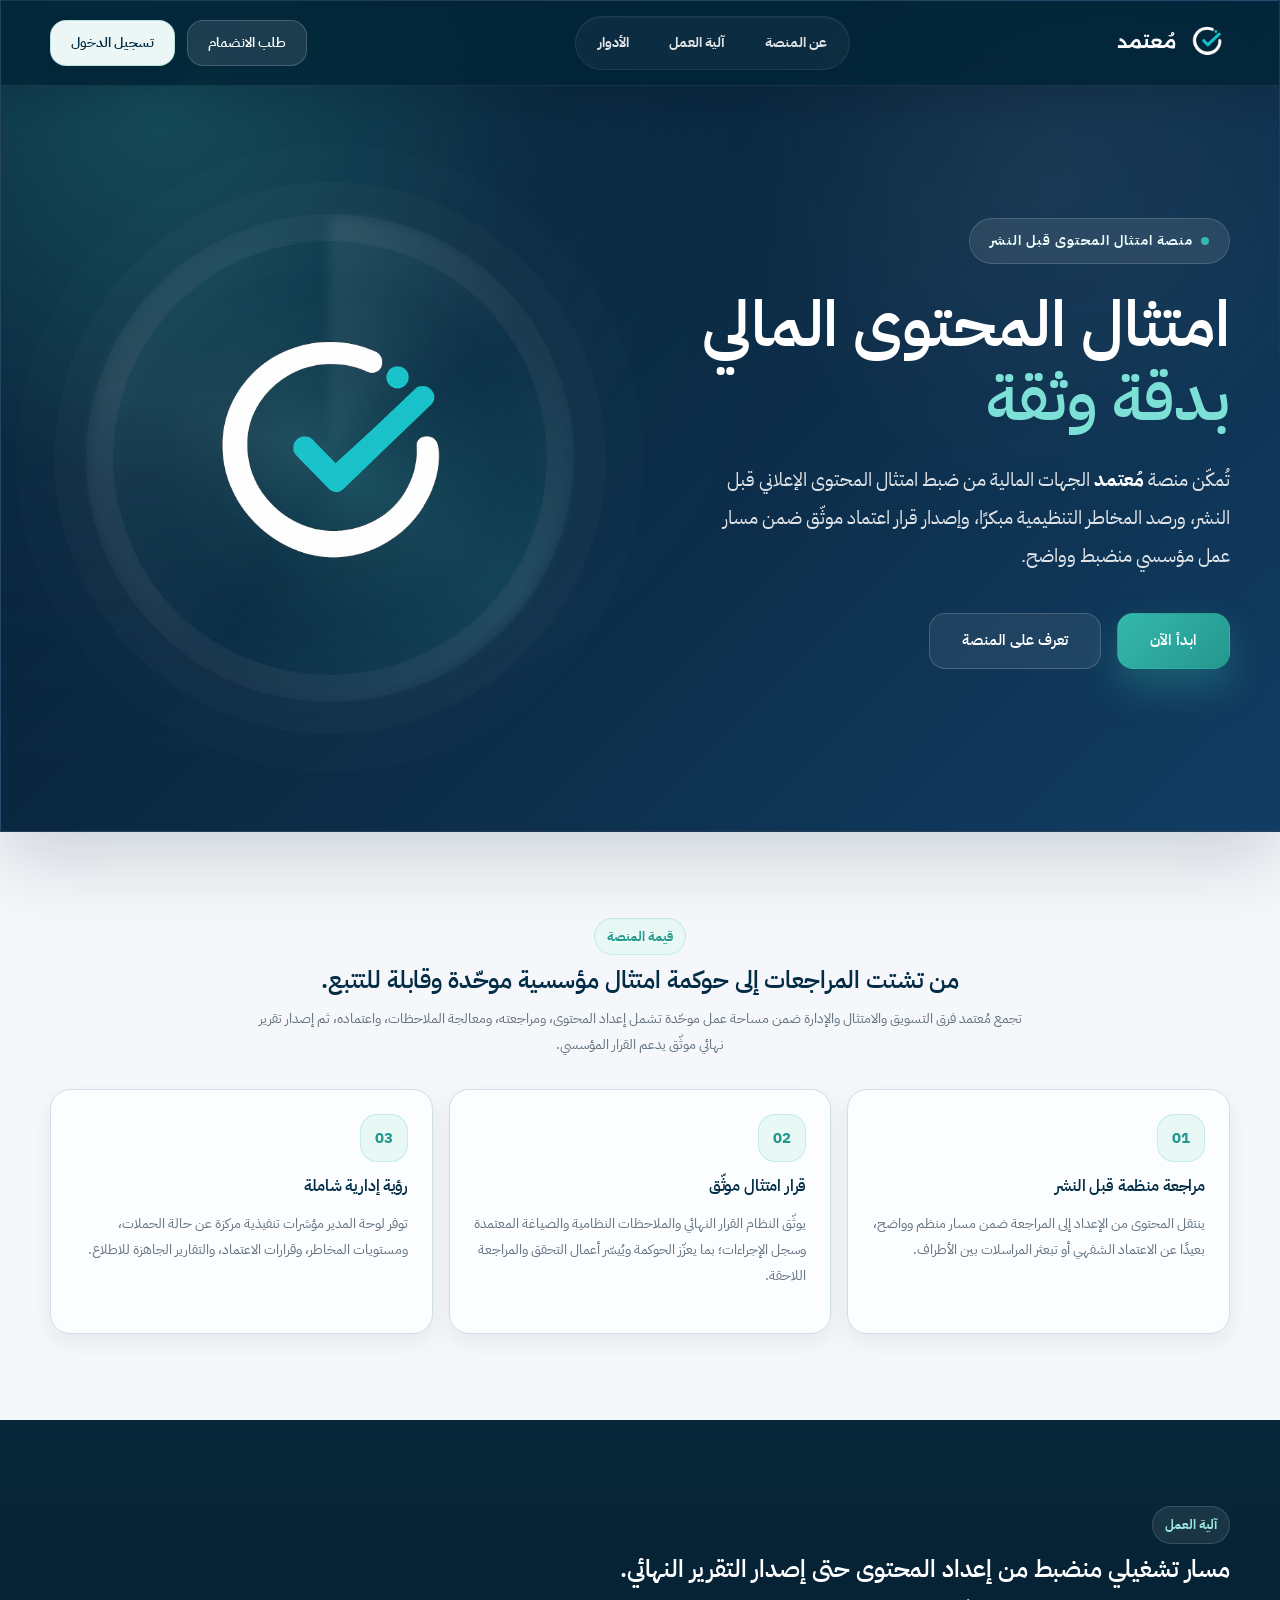
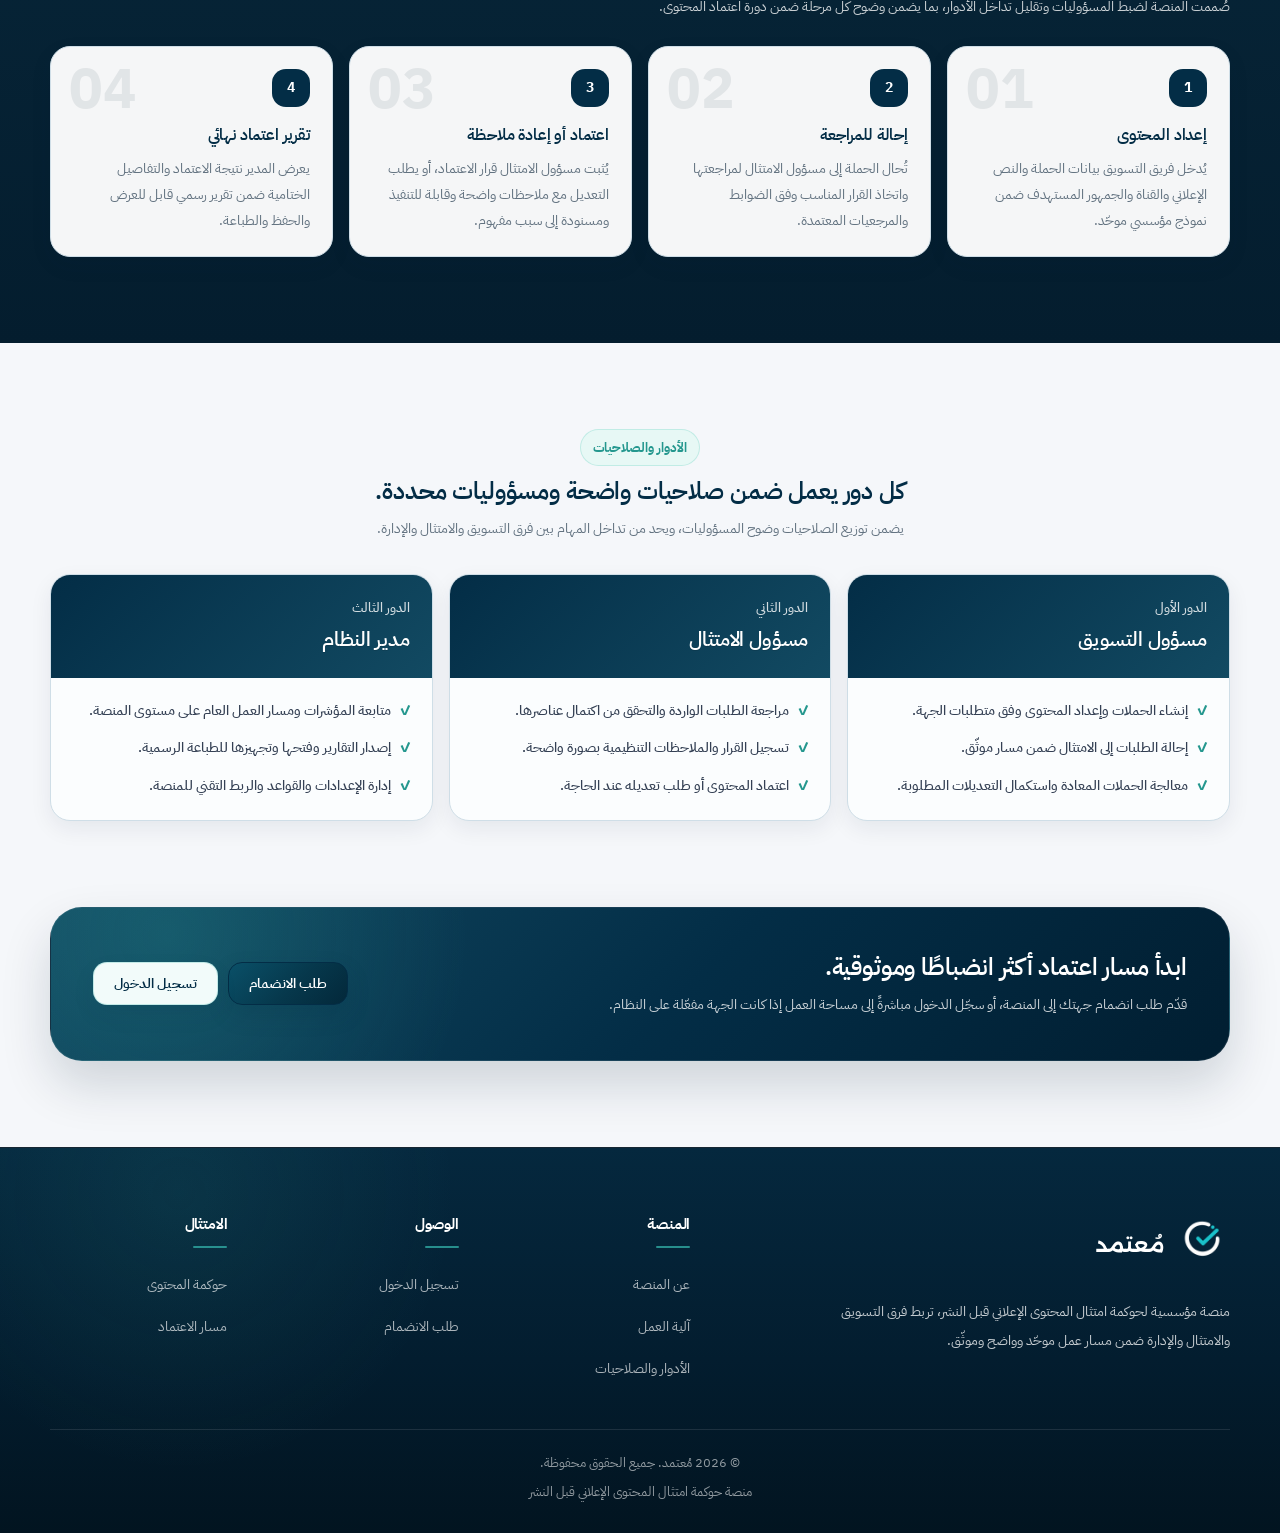
<file: index.html>
<!DOCTYPE html>
<html lang="ar" dir="rtl">
<head>
  <meta charset="UTF-8" />
  <meta name="viewport" content="width=device-width, initial-scale=1.0" />
  <title>مُعتمد | منصة حوكمة امتثال المحتوى الإعلاني قبل النشر</title>
  <link rel="icon" type="image/png" href="lo.png" />
  <link rel="stylesheet" href="assets/mutamad-theme.css" />
  <style>
    @import url("https://fonts.googleapis.com/css2?family=IBM+Plex+Sans+Arabic:wght@300;400;500;600;700&display=swap");

    :root {
      --brand: #002134;
      --brand-2: #002134;
      --brand-3: #023a55;
      --accent: #837FD8;
      --accent-dark: #023a55;
      --gold: #966769;
      --bg: #F5F6FA;
      --white: #FFFFFF;
      --text: #002134;
      --muted: #6B7392;
      --line: #E3E6F0;
      --soft: #EEF0F7;
      --accent-soft: #EEEBF6;
      --shadow: 0 22px 60px rgba(0,33,52, 0.14);
      --shadow-soft: 0 12px 30px rgba(0,33,52, 0.08);
      --container: 1180px;
    }

    * { box-sizing: border-box; margin: 0; padding: 0; }
    html { scroll-behavior: smooth; }
    body {
      font-family: "IBM Plex Sans Arabic", Arial, sans-serif;
      color: var(--text);
      background: var(--bg);
      direction: rtl;
      line-height: 1.85;
    }
    a { color: inherit; text-decoration: none; }
    button { font-family: inherit; }
    .container { width: min(var(--container), calc(100% - 40px)); margin: auto; }

    .hero-area {
      min-height: 640px;
      color: var(--white);
      background: linear-gradient(135deg, #002134 0%, #011E2F 60%, #03141E 100%);
      position: relative;
    }
    .hero-area > * { position: relative; z-index: 1; }

    .header {
      position: sticky;
      top: 0;
      z-index: 60;
      background: rgba(0,33,52, 0.9);
      backdrop-filter: blur(16px);
      border-bottom: 1px solid rgba(255,255,255,0.10);
    }
    .header-inner {
      min-height: 82px;
      display: flex;
      align-items: center;
      justify-content: space-between;
      gap: 22px;
    }
    .brand { display: flex; align-items: center; gap: 12px; }
    .brand img { width: 142px; height: auto; display: block; object-fit: contain; }
    .nav-links { display: flex; align-items: center; gap: 28px; color: rgba(255,255,255,0.78); font-size: 14px; font-weight: 600; }
    .nav-links a:hover { color: white; }
    .header-actions { display: flex; align-items: center; gap: 10px; }

    .btn {
      min-height: 46px;
      padding: 0 20px;
      border-radius: 15px;
      border: 0;
      display: inline-flex;
      align-items: center;
      justify-content: center;
      gap: 8px;
      font-size: 14px;
      font-weight: 800;
      cursor: pointer;
      white-space: nowrap;
      transition: 0.2s ease;
    }
    .btn:hover { transform: translateY(-1px); }
    .btn-primary { color: white; background: linear-gradient(135deg, var(--brand-3), var(--brand)); box-shadow: 0 14px 28px rgba(0,33,52,0.28); }
    .btn-light { color: white; background: rgba(255,255,255,0.08); border: 1px solid rgba(255,255,255,0.25); }
    .btn-white { color: var(--brand); background: white; box-shadow: var(--shadow-soft); }

    .hero {
      padding: 96px 0 88px;
      display: grid;
      grid-template-columns: 1fr;
      gap: 28px;
      max-width: 880px;
    }
    .hero-content h1 { max-width: 760px; }
    .hero-content p { max-width: 680px; }
    .eyebrow {
      display: inline-flex;
      align-items: center;
      gap: 8px;
      padding: 8px 13px;
      border-radius: 999px;
      background: rgba(255,255,255,0.09);
      border: 1px solid rgba(255,255,255,0.16);
      color: #E4DDF7;
      font-size: 13px;
      font-weight: 800;
      margin-bottom: 18px;
    }
    .eyebrow::before { content: ""; width: 8px; height: 8px; border-radius: 50%; background: var(--accent); }
    .hero h1 {
      max-width: 860px;
      font-size: clamp(34px, 5vw, 58px);
      line-height: 1.25;
      letter-spacing: -1px;
      margin-bottom: 18px;
    }
    .hero p {
      max-width: 780px;
      color: rgba(255,255,255,0.78);
      font-size: 18px;
      line-height: 2;
      font-weight: 400;
      margin-bottom: 28px;
    }
    .hero-actions { display: flex; align-items: center; gap: 12px; flex-wrap: wrap; margin-bottom: 30px; }
    .trust-row { display: flex; flex-wrap: wrap; gap: 10px; }
    .trust-item {
      padding: 9px 12px;
      border-radius: 999px;
      background: rgba(255,255,255,0.07);
      border: 1px solid rgba(255,255,255,0.12);
      color: rgba(255,255,255,0.78);
      font-size: 12px;
      font-weight: 700;
    }

    .product-card {
      border-radius: 34px;
      background: rgba(255,255,255,0.12);
      border: 1px solid rgba(255,255,255,0.18);
      box-shadow: 0 24px 70px rgba(0,0,0,0.18);
      padding: 22px;
      backdrop-filter: blur(16px);
      position: relative;
      overflow: hidden;
    }
    .product-card::before {
      content: "";
      position: absolute;
      inset-inline-start: 24px;
      top: 24px;
      width: 84px;
      height: 84px;
      border-radius: 28px;
      background: rgba(131,127,216,0.20);
      filter: blur(2px);
    }
    .screen {
      position: relative;
      z-index: 1;
      background: #F8FBFB;
      color: var(--text);
      border-radius: 26px;
      overflow: hidden;
      border: 1px solid rgba(255,255,255,0.35);
    }
    .screen-top {
      height: 62px;
      padding: 0 18px;
      background: white;
      border-bottom: 1px solid var(--line);
      display: flex;
      justify-content: space-between;
      align-items: center;
    }
    .screen-title strong { display: block; color: var(--brand); font-size: 14px; line-height: 1.4; }
    .screen-title span { color: var(--muted); font-size: 11px; }
    .pill { padding: 6px 10px; border-radius: 999px; color: var(--accent-dark); background: var(--accent-soft); font-size: 11px; font-weight: 900; }
    .screen-body { padding: 18px; display: grid; gap: 14px; }
    .score-card {
      background: linear-gradient(135deg, var(--brand), var(--brand-3));
      color: white;
      border-radius: 22px;
      padding: 18px;
      display: grid;
      grid-template-columns: 1fr auto;
      gap: 14px;
      align-items: center;
    }
    .score-card span { color: rgba(255,255,255,0.72); font-size: 12px; font-weight: 700; }
    .score-card strong { font-size: 34px; line-height: 1; }
    .mini-grid { display: grid; grid-template-columns: repeat(3, 1fr); gap: 10px; }
    .mini { background: white; border: 1px solid var(--line); border-radius: 18px; padding: 12px; }
    .mini span { color: var(--muted); font-size: 10px; font-weight: 800; }
    .mini strong { display: block; color: var(--brand); font-size: 17px; }
    .issue { background: white; border: 1px solid var(--line); border-radius: 18px; padding: 14px; display: grid; gap: 8px; }
    .issue-row { display: grid; grid-template-columns: auto 1fr auto; gap: 10px; align-items: center; }
    .dot { width: 10px; height: 10px; border-radius: 50%; background: var(--accent); }
    .issue-row span { color: #344054; font-size: 12px; font-weight: 700; }
    .issue-row small { color: var(--muted); font-size: 11px; }

    section { padding: 86px 0; }
    .section-head { max-width: 780px; margin-bottom: 32px; }
    .section-head.center { margin-inline: auto; text-align: center; }
    .section-kicker { color: var(--accent-dark); font-size: 13px; font-weight: 900; margin-bottom: 8px; }
    .section-head h2 { color: var(--brand); font-size: clamp(26px, 3vw, 38px); line-height: 1.45; margin-bottom: 8px; }
    .section-head p { color: var(--muted); font-size: 15px; line-height: 2; }

    .value-grid { display: grid; grid-template-columns: repeat(3, 1fr); gap: 16px; }
    .value-card {
      background: white;
      border: 1px solid var(--line);
      border-radius: 28px;
      padding: 24px;
      min-height: 245px;
      box-shadow: var(--shadow-soft);
      display: grid;
      align-content: start;
      gap: 12px;
    }
    .value-icon { width: 48px; height: 48px; border-radius: 17px; display: grid; place-items: center; background: var(--accent-soft); color: var(--accent-dark); font-weight: 900; }
    .value-card h3 { color: var(--brand); font-size: 19px; line-height: 1.5; }
    .value-card p { color: var(--muted); font-size: 14px; line-height: 2; }

    .workflow {
      background:
        radial-gradient(circle at 14% 20%, rgba(131,127,216,0.09), transparent 28%),
        linear-gradient(180deg, #FFFFFF 0%, #F8FAFB 100%);
    }
    .steps { display: grid; grid-template-columns: repeat(4, 1fr); gap: 14px; }
    .step {
      background: white;
      border: 1px solid var(--line);
      border-radius: 26px;
      padding: 22px;
      box-shadow: var(--shadow-soft);
      position: relative;
      overflow: hidden;
    }
    .step::before { content: attr(data-step); position: absolute; inset-inline-end: 18px; top: 14px; color: rgba(0,33,52,0.08); font-size: 56px; font-weight: 900; line-height: 1; }
    .step span { display: inline-grid; place-items: center; width: 38px; height: 38px; border-radius: 14px; background: var(--brand); color: white; font-size: 14px; font-weight: 900; margin-bottom: 16px; }
    .step h3 { color: var(--brand); font-size: 17px; margin-bottom: 8px; }
    .step p { color: var(--muted); font-size: 13px; line-height: 2; }

    .roles-grid { display: grid; grid-template-columns: repeat(3, 1fr); gap: 16px; }
    .role-card { background: white; border: 1px solid var(--line); border-radius: 28px; overflow: hidden; box-shadow: var(--shadow-soft); }
    .role-head { padding: 20px; background: linear-gradient(135deg, var(--brand), var(--brand-3)); color: white; }
    .role-head span { color: rgba(255,255,255,0.68); font-size: 12px; font-weight: 700; }
    .role-head h3 { font-size: 21px; margin-top: 3px; }
    .role-card ul { list-style: none; padding: 20px; display: grid; gap: 11px; }
    .role-card li { color: #344054; font-size: 13px; font-weight: 700; display: flex; gap: 8px; align-items: flex-start; }
    .role-card li::before { content: "✓"; color: var(--accent-dark); font-weight: 900; }

    .cta {
      padding: 0 0 86px;
    }
    .cta-box {
      border-radius: 34px;
      background:
        radial-gradient(circle at 16% 20%, rgba(131,127,216,0.20), transparent 28%),
        linear-gradient(135deg, #002134, #002134 58%, #023a55);
      color: white;
      padding: 42px;
      display: grid;
      grid-template-columns: 1fr auto;
      gap: 26px;
      align-items: center;
      box-shadow: var(--shadow);
    }
    .cta-box h2 { font-size: 31px; line-height: 1.45; margin-bottom: 8px; }
    .cta-box p { color: rgba(255,255,255,0.76); font-size: 15px; line-height: 2; max-width: 760px; }
    .cta-actions { display: flex; gap: 10px; flex-wrap: wrap; }

    .footer { background: linear-gradient(180deg, #011E2F, #03141E); color: rgba(255,255,255,0.82); }
    .footer-top { display: grid; grid-template-columns: 1.3fr 2fr; gap: 48px; padding: 56px 0 36px; }
    .footer-brand img { width: 150px; margin-bottom: 16px; }
    .footer-brand p { color: rgba(255,255,255,0.62); font-size: 14px; line-height: 2; max-width: 380px; }
    .footer-cols { display: grid; grid-template-columns: repeat(3, 1fr); gap: 28px; }
    .footer-col h4 { color: #fff; font-size: 14px; font-weight: 700; margin-bottom: 14px; }
    .footer-col a { display: block; color: rgba(255,255,255,0.66); font-size: 13.5px; padding: 5px 0; transition: color .15s ease; }
    .footer-col a:hover { color: #fff; }
    .footer-bottom { display: flex; justify-content: space-between; gap: 16px; flex-wrap: wrap; padding: 20px 0 28px; border-top: 1px solid rgba(255,255,255,0.10); color: rgba(255,255,255,0.5); font-size: 12.5px; }
    @media (max-width: 820px) {
      .footer-top { grid-template-columns: 1fr; gap: 30px; }
      .footer-cols { grid-template-columns: repeat(3, 1fr); }
    }

    @media (max-width: 1020px) {
      .hero, .cta-box { grid-template-columns: 1fr; }
      .value-grid, .roles-grid, .steps { grid-template-columns: repeat(2, 1fr); }
      .nav-links { display: none; }
    }
    @media (max-width: 680px) {
      .container { width: min(100% - 28px, var(--container)); }
      .header-inner { flex-direction: column; align-items: stretch; padding: 14px 0; }
      .header-actions, .header-actions .btn, .hero-actions .btn, .cta-actions .btn { width: 100%; }
      .hero { padding-top: 56px; }
      .value-grid, .roles-grid, .steps, .mini-grid { grid-template-columns: 1fr; }
      .product-card { padding: 14px; border-radius: 26px; }
      section { padding: 62px 0; }
      .cta-box { padding: 28px; }
    }
  </style>
  <link rel="stylesheet" href="assets/mutamad-government.css" />
</head>
<body class="index-page">
  <div class="hero-area">
    <header class="header">
      <div class="container header-inner">
        <a class="brand" href="index.html" aria-label="مُعتمد">
          <img src="lo.png" alt="شعار مُعتمد" />
          <span class="brand-word">مُعتمد</span>
        </a>

        <nav class="nav-links" aria-label="روابط الصفحة">
          <a href="#about">عن المنصة</a>
          <a href="#workflow">آلية العمل</a>
          <a href="#roles">الأدوار</a>
        </nav>

        <div class="header-actions">
          <a class="btn btn-light" href="join.html">طلب الانضمام</a>
          <a class="btn btn-white" href="login.html">تسجيل الدخول</a>
        </div>
      </div>
    </header>

    <main class="container hero">
      <div class="hero-content">
        <span class="eyebrow hero-tag">منصة امتثال المحتوى قبل النشر</span>
        <h1>امتثال المحتوى المالي <span>بدقة وثقة</span></h1>
        <p>
          تُمكّن منصة <strong>مُعتمد</strong> الجهات المالية من ضبط امتثال المحتوى الإعلاني قبل النشر، ورصد المخاطر التنظيمية مبكرًا، وإصدار قرار اعتماد موثّق ضمن مسار عمل مؤسسي منضبط وواضح.
        </p>
        <div class="hero-actions hero-buttons">
          <a class="btn btn-primary" href="join.html">ابدأ الآن</a>
          <a class="btn btn-light" href="#about">تعرف على المنصة</a>
        </div>
        
      </div>
      <div class="hero-image" aria-hidden="true"><img class="hero-logo" src="lo.png" alt="شعار مُعتمد" /><span class="hero-brand-word">مُعتمد</span></div>
    </main>
  </div>

  <section id="about">
    <div class="container">
      <div class="section-head center">
        <div class="section-kicker">قيمة المنصة</div>
        <h2>من تشتت المراجعات إلى حوكمة امتثال مؤسسية موحّدة وقابلة للتتبع.</h2>
        <p>
          تجمع مُعتمد فرق التسويق والامتثال والإدارة ضمن مساحة عمل موحّدة تشمل إعداد المحتوى، ومراجعته، ومعالجة الملاحظات، واعتماده، ثم إصدار تقرير نهائي موثّق يدعم القرار المؤسسي.
        </p>
      </div>

      <div class="value-grid">
        <article class="value-card">
          <div class="value-icon">01</div>
          <h3>مراجعة منظمة قبل النشر</h3>
          <p>ينتقل المحتوى من الإعداد إلى المراجعة ضمن مسار منظم وواضح، بعيدًا عن الاعتماد الشفهي أو تبعثر المراسلات بين الأطراف.</p>
        </article>
        <article class="value-card">
          <div class="value-icon">02</div>
          <h3>قرار امتثال موثّق</h3>
          <p>يوثّق النظام القرار النهائي والملاحظات النظامية والصياغة المعتمدة وسجل الإجراءات؛ بما يعزّز الحوكمة ويُيسّر أعمال التحقق والمراجعة اللاحقة.</p>
        </article>
        <article class="value-card">
          <div class="value-icon">03</div>
          <h3>رؤية إدارية شاملة</h3>
          <p>توفر لوحة المدير مؤشرات تنفيذية مركزة عن حالة الحملات، ومستويات المخاطر، وقرارات الاعتماد، والتقارير الجاهزة للاطلاع.</p>
        </article>
      </div>
    </div>
  </section>

  <section class="workflow" id="workflow">
    <div class="container">
      <div class="section-head">
        <div class="section-kicker">آلية العمل</div>
        <h2>مسار تشغيلي منضبط من إعداد المحتوى حتى إصدار التقرير النهائي.</h2>
        <p>صُممت المنصة لضبط المسؤوليات وتقليل تداخل الأدوار، بما يضمن وضوح كل مرحلة ضمن دورة اعتماد المحتوى.</p>
      </div>

      <div class="steps">
        <div class="step" data-step="01"><span>1</span><h3>إعداد المحتوى</h3><p>يُدخل فريق التسويق بيانات الحملة والنص الإعلاني والقناة والجمهور المستهدف ضمن نموذج مؤسسي موحّد.</p></div>
        <div class="step" data-step="02"><span>2</span><h3>إحالة للمراجعة</h3><p>تُحال الحملة إلى مسؤول الامتثال لمراجعتها واتخاذ القرار المناسب وفق الضوابط والمرجعيات المعتمدة.</p></div>
        <div class="step" data-step="03"><span>3</span><h3>اعتماد أو إعادة ملاحظة</h3><p>يُثبت مسؤول الامتثال قرار الاعتماد، أو يطلب التعديل مع ملاحظات واضحة وقابلة للتنفيذ ومسنودة إلى سبب مفهوم.</p></div>
        <div class="step" data-step="04"><span>4</span><h3>تقرير اعتماد نهائي</h3><p>يعرض المدير نتيجة الاعتماد والتفاصيل الختامية ضمن تقرير رسمي قابل للعرض والحفظ والطباعة.</p></div>
      </div>
    </div>
  </section>

  <section id="roles">
    <div class="container">
      <div class="section-head center">
        <div class="section-kicker">الأدوار والصلاحيات</div>
        <h2>كل دور يعمل ضمن صلاحيات واضحة ومسؤوليات محددة.</h2>
        <p>يضمن توزيع الصلاحيات وضوح المسؤوليات، ويحد من تداخل المهام بين فرق التسويق والامتثال والإدارة.</p>
      </div>

      <div class="roles-grid">
        <article class="role-card">
          <div class="role-head"><span>الدور الأول</span><h3>مسؤول التسويق</h3></div>
          <ul><li>إنشاء الحملات وإعداد المحتوى وفق متطلبات الجهة.</li><li>إحالة الطلبات إلى الامتثال ضمن مسار موثّق.</li><li>معالجة الحملات المعادة واستكمال التعديلات المطلوبة.</li></ul>
        </article>
        <article class="role-card">
          <div class="role-head"><span>الدور الثاني</span><h3>مسؤول الامتثال</h3></div>
          <ul><li>مراجعة الطلبات الواردة والتحقق من اكتمال عناصرها.</li><li>تسجيل القرار والملاحظات التنظيمية بصورة واضحة.</li><li>اعتماد المحتوى أو طلب تعديله عند الحاجة.</li></ul>
        </article>
        <article class="role-card">
          <div class="role-head"><span>الدور الثالث</span><h3>مدير النظام</h3></div>
          <ul><li>متابعة المؤشرات ومسار العمل العام على مستوى المنصة.</li><li>إصدار التقارير وفتحها وتجهيزها للطباعة الرسمية.</li><li>إدارة الإعدادات والقواعد والربط التقني للمنصة.</li></ul>
        </article>
      </div>
    </div>
  </section>

  <section class="cta" id="join">
    <div class="container">
      <div class="cta-box">
        <div>
          <h2>ابدأ مسار اعتماد أكثر انضباطًا وموثوقية.</h2>
          <p>قدّم طلب انضمام جهتك إلى المنصة، أو سجّل الدخول مباشرةً إلى مساحة العمل إذا كانت الجهة مفعّلة على النظام.</p>
        </div>
        <div class="cta-actions">
          <a class="btn btn-primary" href="join.html">طلب الانضمام</a>
          <a class="btn btn-white" href="login.html">تسجيل الدخول</a>
        </div>
      </div>
    </div>
  </section>

  <footer class="footer">
    <div class="container footer-top">
      <div class="footer-brand">
        <div class="footer-logo-row"><img src="lo.png" alt="شعار مُعتمد" /><span class="brand-word">مُعتمد</span></div>
        <p>منصة مؤسسية لحوكمة امتثال المحتوى الإعلاني قبل النشر، تربط فرق التسويق والامتثال والإدارة ضمن مسار عمل موحّد وواضح وموثّق.</p>
      </div>
      <div class="footer-cols">
        <div class="footer-col">
          <h4>المنصة</h4>
          <a href="#about">عن المنصة</a>
          <a href="#workflow">آلية العمل</a>
          <a href="#roles">الأدوار والصلاحيات</a>
        </div>
        <div class="footer-col">
          <h4>الوصول</h4>
          <a href="login.html">تسجيل الدخول</a>
          <a href="join.html">طلب الانضمام</a>
        </div>
        <div class="footer-col">
          <h4>الامتثال</h4>
          <a href="#about">حوكمة المحتوى</a>
          <a href="#workflow">مسار الاعتماد</a>
        </div>
      </div>
    </div>
    <div class="container footer-bottom">
      <span>© 2026 مُعتمد. جميع الحقوق محفوظة.</span>
      <span>منصة حوكمة امتثال المحتوى الإعلاني قبل النشر</span>
    </div>
  </footer>
</body>
</html>
</file>
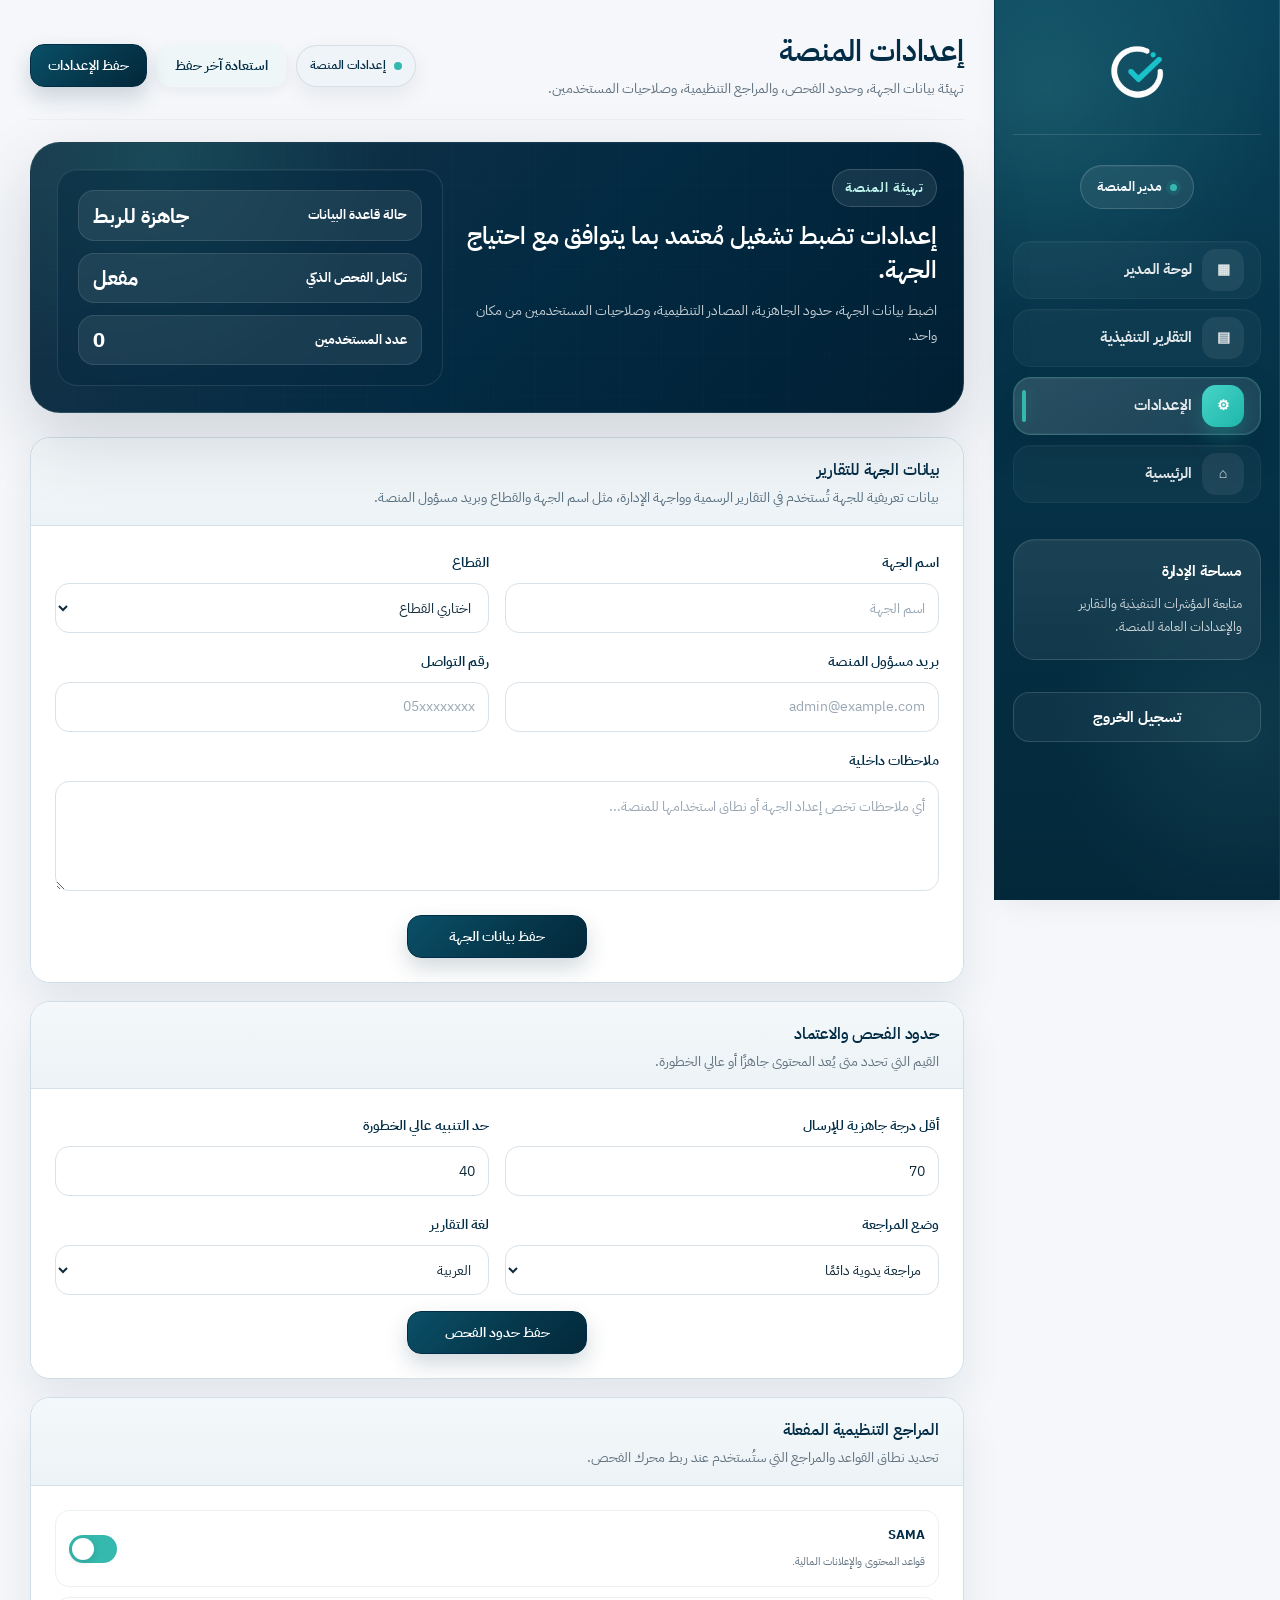
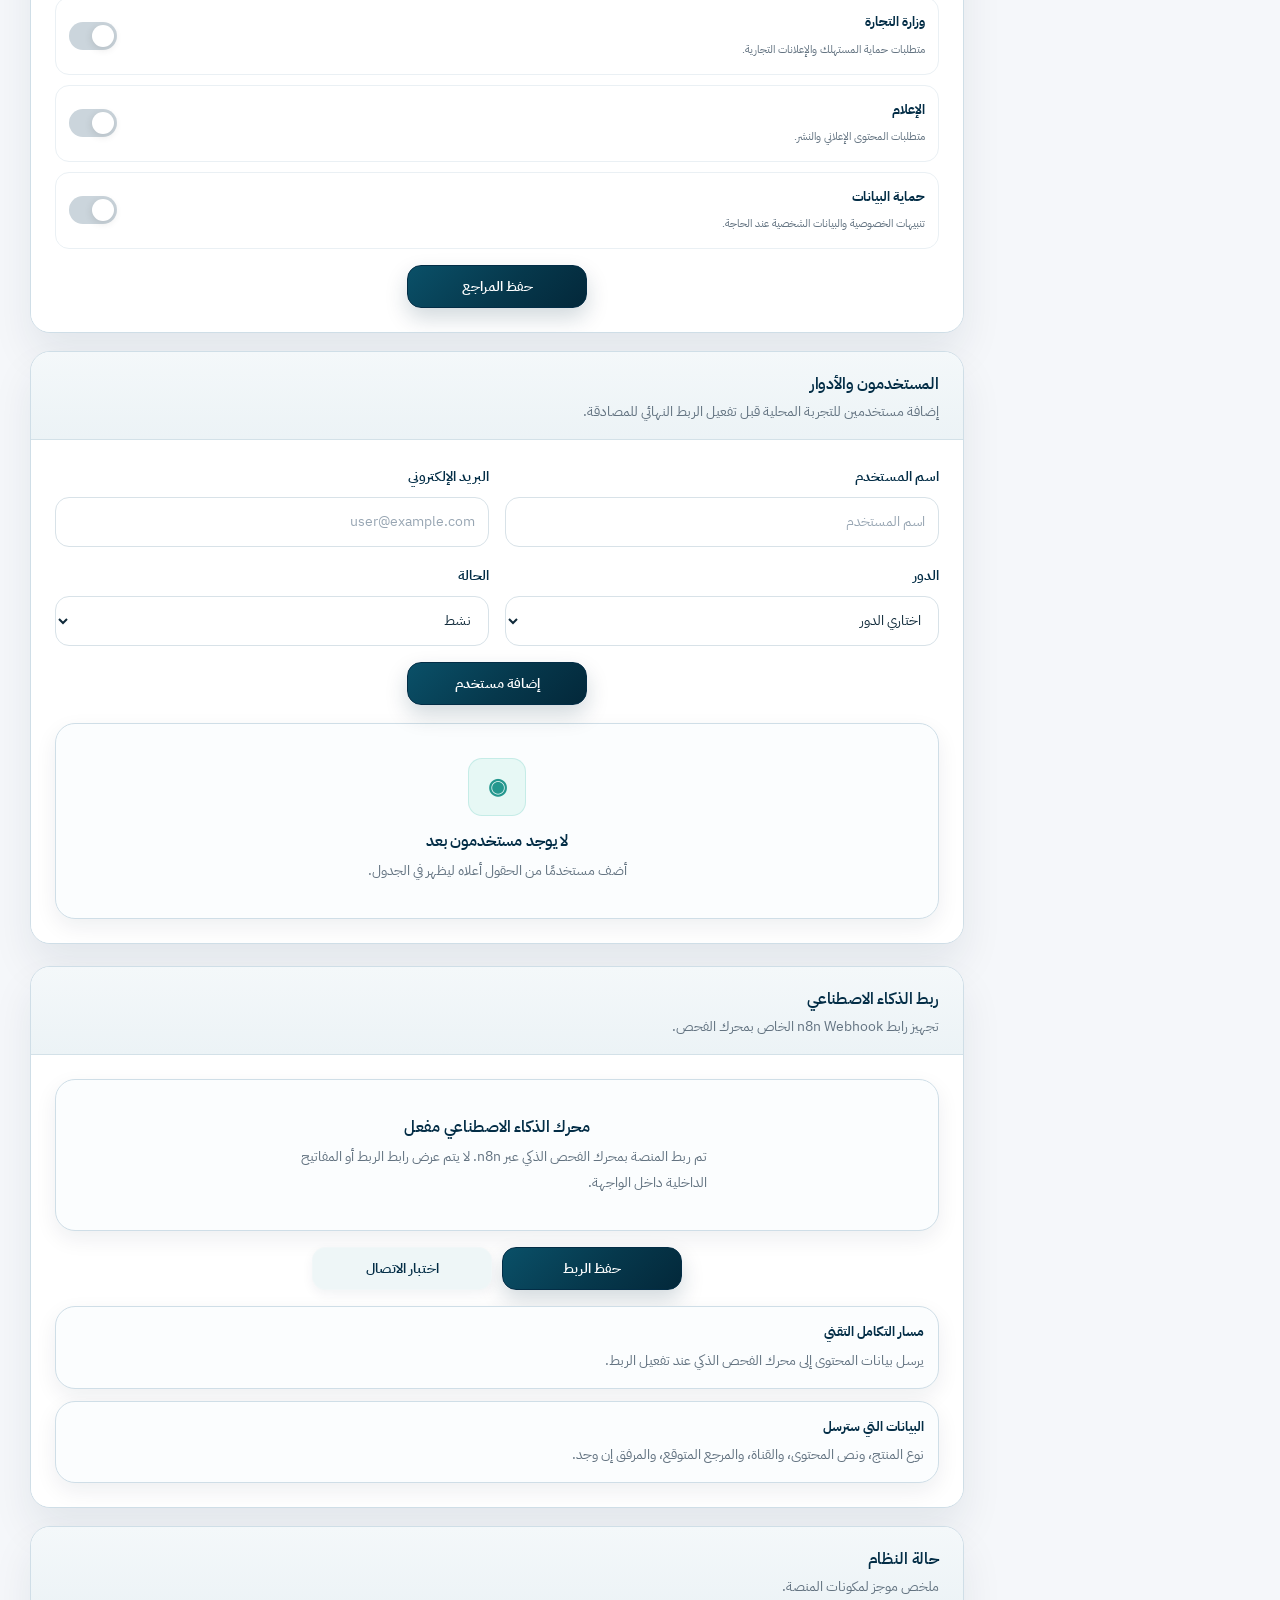
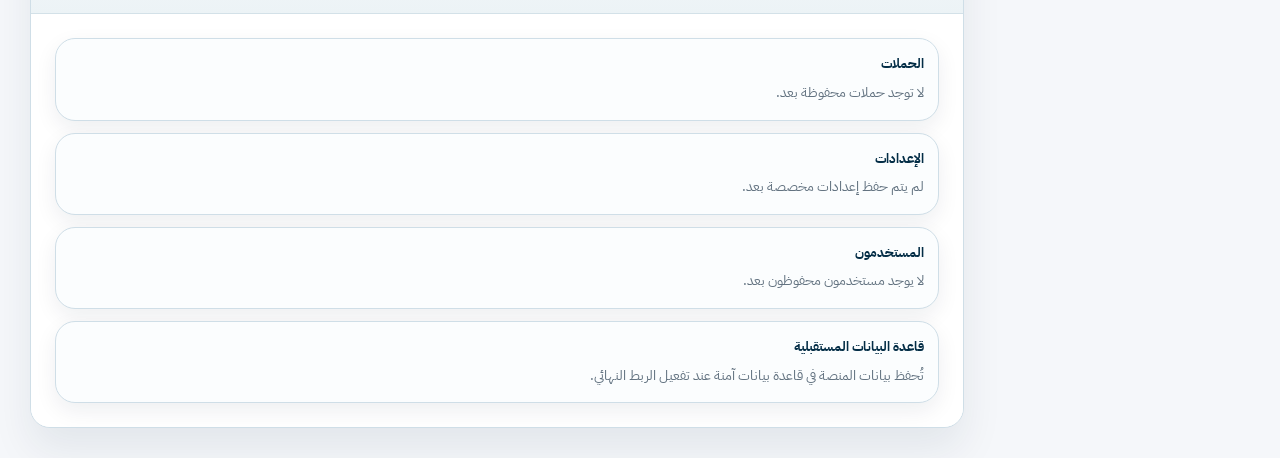
<file: admin-settings.html>
<!DOCTYPE html>

<html dir="rtl" lang="ar">
<head>
<meta charset="utf-8"/>
<meta content="width=device-width, initial-scale=1.0" name="viewport"/>
<title>الإعدادات | مُعتمد</title>
<style>
    @import url("https://fonts.googleapis.com/css2?family=IBM+Plex+Sans+Arabic:wght@300;400;500;600;700&display=swap");

    :root {
      --navy: #002134;
      --navy-2: #002134;
      --navy-3: #023a55;
      --teal: #837FD8;
      --teal-dark: #023a55;
      --gold: #966769;
      --bg: #F6F8FA;
      --white: #FFFFFF;
      --text: #002134;
      --muted: #6B7392;
      --line: #E3E6F0;
      --soft: #EEF3F7;
      --teal-soft: #EEEBF6;
      --red: #C0463A;
      --red-soft: #FFF1F0;
      --orange: #966769;
      --orange-soft: #FFF6E6;
      --green: #3E7C68;
      --green-soft: #ECFDF3;
      --blue-soft: #ECEBF9;
      --shadow: 0 18px 45px rgba(0,33,52, 0.10);
      --shadow-soft: 0 10px 28px rgba(0,33,52, 0.07);
    }

    * {
      box-sizing: border-box;
      margin: 0;
      padding: 0;
    }

    body {
      min-height: 100vh;
      font-family: "IBM Plex Sans Arabic", Arial, sans-serif;
      background:
        radial-gradient(circle at 88% 6%, rgba(131,127,216,0.09), transparent 28%),
        radial-gradient(circle at 10% 96%, rgba(231,143,129,0.08), transparent 25%),
        var(--bg);
      color: var(--text);
      direction: rtl;
      line-height: 1.8;
    }

    a {
      text-decoration: none;
      color: inherit;
    }

    button,
    input,
    select,
    textarea {
      font-family: inherit;
    }

    .app {
      min-height: 100vh;
      display: grid;
      grid-template-columns: 282px 1fr;
    }

    .sidebar {
      position: sticky;
      top: 0;
      height: 100vh;
      padding: 24px 18px;
      background:
        radial-gradient(circle at 15% 20%, rgba(131,127,216,0.18), transparent 32%),
        linear-gradient(180deg, #002134 0%, #002134 54%, #002134 100%);
      color: var(--white);
      overflow-y: auto;
    }

    .brand {
      display: flex;
      align-items: center;
      gap: 12px;
      padding: 6px 8px 24px;
      border-bottom: 1px solid rgba(255,255,255,0.09);
      margin-bottom: 20px;
    }

    .brand img {
      width: 135px;
      height: auto;
      object-fit: contain;
      display: block;
    }

    .role-pill {
      display: inline-flex;
      align-items: center;
      gap: 8px;
      padding: 8px 12px;
      border-radius: 999px;
      background: rgba(131,127,216,0.13);
      color: #EEEBF6;
      border: 1px solid rgba(131,127,216,0.25);
      font-size: 12px;
      font-weight: 700;
      margin-bottom: 18px;
    }

    .role-pill::before {
      content: "";
      width: 8px;
      height: 8px;
      border-radius: 50%;
      background: var(--teal);
    }

    .nav {
      display: grid;
      gap: 7px;
    }

    .nav a {
      min-height: 46px;
      padding: 0 13px;
      display: flex;
      align-items: center;
      gap: 10px;
      border-radius: 15px;
      color: rgba(255,255,255,0.72);
      font-size: 14px;
      font-weight: 600;
      transition: 0.2s ease;
    }

    .nav a:hover,
    .nav a.active {
      background: rgba(255,255,255,0.10);
      color: var(--white);
    }

    .nav-icon {
      width: 28px;
      height: 28px;
      border-radius: 10px;
      display: grid;
      place-items: center;
      background: rgba(255,255,255,0.08);
      color: #EEEBF6;
      font-size: 13px;
      font-weight: 800;
    }

    .sidebar-card {
      margin-top: 22px;
      padding: 16px;
      border-radius: 20px;
      background: rgba(255,255,255,0.08);
      border: 1px solid rgba(255,255,255,0.10);
    }

    .sidebar-card h3 {
      font-size: 14px;
      margin-bottom: 8px;
    }

    .sidebar-card p {
      font-size: 12px;
      color: rgba(255,255,255,0.63);
      line-height: 1.8;
    }

    .logout {
      width: 100%;
      min-height: 44px;
      margin-top: 18px;
      border: 1px solid rgba(255,255,255,0.16);
      background: rgba(255,255,255,0.06);
      color: rgba(255,255,255,0.84);
      border-radius: 14px;
      cursor: pointer;
      font-weight: 700;
    }

    .main {
      padding: 26px;
      min-width: 0;
    }

    .topbar {
      min-height: 76px;
      display: flex;
      justify-content: space-between;
      align-items: center;
      gap: 20px;
      margin-bottom: 22px;
    }

    .page-title h1 {
      color: var(--navy);
      font-size: 30px;
      line-height: 1.35;
      margin-bottom: 4px;
    }

    .page-title p {
      color: var(--muted);
      font-size: 14px;
    }

    .top-actions {
      display: flex;
      align-items: center;
      gap: 10px;
      flex-wrap: wrap;
    }

    .badge {
      min-height: 42px;
      padding: 0 13px;
      border-radius: 999px;
      background: white;
      border: 1px solid var(--line);
      color: var(--muted);
      display: inline-flex;
      align-items: center;
      gap: 8px;
      font-size: 12px;
      font-weight: 700;
      box-shadow: var(--shadow-soft);
    }

    .badge::before {
      content: "";
      width: 8px;
      height: 8px;
      border-radius: 50%;
      background: var(--teal);
    }

    .btn {
      min-height: 44px;
      padding: 0 17px;
      border-radius: 14px;
      border: 0;
      cursor: pointer;
      display: inline-flex;
      align-items: center;
      justify-content: center;
      gap: 8px;
      font-size: 14px;
      font-weight: 800;
      transition: 0.2s ease;
      white-space: nowrap;
    }

    .btn:hover {
      transform: translateY(-1px);
    }

    .btn-primary {
      color: white;
      background: linear-gradient(135deg, var(--teal), var(--teal-dark));
      box-shadow: 0 14px 28px rgba(131,127,216,0.22);
    }

    .btn-secondary {
      background: white;
      color: var(--navy);
      border: 1px solid var(--line);
      box-shadow: var(--shadow-soft);
    }

    .btn-danger {
      background: var(--red-soft);
      color: #B42318;
      border: 1px solid #FFD5D2;
    }

    .hero {
      background:
        radial-gradient(circle at 14% 18%, rgba(131,127,216,0.16), transparent 28%),
        linear-gradient(135deg, #002134 0%, #002134 70%, #023a55 100%);
      color: white;
      border-radius: 30px;
      padding: 26px;
      box-shadow: var(--shadow);
      margin-bottom: 22px;
      display: grid;
      grid-template-columns: 1.1fr 0.9fr;
      gap: 22px;
      align-items: stretch;
      position: relative;
      overflow: hidden;
    }

    .hero::before {
      content: "";
      position: absolute;
      inset: 0;
      background-image:
        linear-gradient(rgba(255,255,255,0.035) 1px, transparent 1px),
        linear-gradient(90deg, rgba(255,255,255,0.035) 1px, transparent 1px);
      background-size: 42px 42px;
      opacity: 0.35;
    }

    .hero > * {
      position: relative;
      z-index: 1;
    }

    .eyebrow {
      display: inline-flex;
      padding: 7px 12px;
      border-radius: 999px;
      background: rgba(255,255,255,0.08);
      border: 1px solid rgba(255,255,255,0.16);
      color: #EEEBF6;
      font-size: 12px;
      font-weight: 800;
      margin-bottom: 12px;
    }

    .hero h2 {
      font-size: 28px;
      line-height: 1.45;
      margin-bottom: 10px;
    }

    .hero p {
      color: #DCE7F2;
      font-size: 14px;
      line-height: 2;
      font-weight: 300;
      max-width: 850px;
    }

    .status-card {
      padding: 20px;
      border-radius: 24px;
      background: rgba(255,255,255,0.10);
      border: 1px solid rgba(255,255,255,0.14);
      backdrop-filter: blur(10px);
      display: grid;
      gap: 12px;
      align-content: center;
    }

    .status-row {
      padding: 13px 14px;
      border-radius: 16px;
      background: rgba(255,255,255,0.08);
      border: 1px solid rgba(255,255,255,0.10);
      display: flex;
      justify-content: space-between;
      align-items: center;
      gap: 14px;
    }

    .status-row span {
      color: rgba(255,255,255,0.68);
      font-size: 13px;
      font-weight: 700;
    }

    .status-row strong {
      color: white;
      font-size: 20px;
      line-height: 1;
    }

    .settings-grid {
      display: grid;
      grid-template-columns: 1.1fr 0.9fr;
      gap: 18px;
      align-items: start;
    }

    .panel {
      background: white;
      border: 1px solid var(--line);
      border-radius: 26px;
      box-shadow: var(--shadow-soft);
      overflow: hidden;
    }

    .panel + .panel {
      margin-top: 18px;
    }

    .panel-head {
      padding: 20px 20px 14px;
      display: flex;
      justify-content: space-between;
      align-items: flex-start;
      gap: 16px;
      border-bottom: 1px solid var(--line);
    }

    .panel-head h3 {
      color: var(--navy);
      font-size: 18px;
      line-height: 1.4;
      margin-bottom: 2px;
    }

    .panel-head p {
      color: var(--muted);
      font-size: 12px;
    }

    .panel-body {
      padding: 20px;
    }

    .form-grid {
      display: grid;
      grid-template-columns: repeat(2, 1fr);
      gap: 14px;
    }

    .field.full {
      grid-column: 1 / -1;
    }

    .field label {
      display: block;
      color: #344054;
      font-size: 13px;
      font-weight: 800;
      margin-bottom: 8px;
    }

    .field input,
    .field select,
    .field textarea {
      width: 100%;
      border: 1px solid #D8E0E8;
      border-radius: 16px;
      background: white;
      color: var(--text);
      outline: none;
      font-size: 14px;
      transition: 0.2s ease;
    }

    .field input,
    .field select {
      height: 50px;
      padding: 0 13px;
    }

    .field textarea {
      min-height: 110px;
      padding: 12px 13px;
      resize: vertical;
      line-height: 1.8;
    }

    .field input:focus,
    .field select:focus,
    .field textarea:focus {
      border-color: var(--teal);
      box-shadow: 0 0 0 4px rgba(131,127,216,0.12);
    }

    .switch-list {
      display: grid;
      gap: 10px;
    }

    .switch-item {
      padding: 13px;
      border: 1px solid var(--line);
      border-radius: 18px;
      background: #FBFCFD;
      display: flex;
      justify-content: space-between;
      align-items: center;
      gap: 14px;
    }

    .switch-info strong {
      display: block;
      color: var(--navy);
      font-size: 13px;
      margin-bottom: 2px;
    }

    .switch-info span {
      color: var(--muted);
      font-size: 11px;
      line-height: 1.6;
    }

    .toggle {
      position: relative;
      width: 48px;
      height: 28px;
      flex: 0 0 auto;
    }

    .toggle input {
      opacity: 0;
      width: 0;
      height: 0;
    }

    .slider {
      position: absolute;
      cursor: pointer;
      inset: 0;
      background: #D0D5DD;
      border-radius: 999px;
      transition: 0.2s ease;
    }

    .slider::before {
      content: "";
      position: absolute;
      width: 22px;
      height: 22px;
      right: 3px;
      top: 3px;
      border-radius: 50%;
      background: white;
      transition: 0.2s ease;
      box-shadow: 0 2px 8px rgba(0,0,0,0.12);
    }

    .toggle input:checked + .slider {
      background: var(--teal);
    }

    .toggle input:checked + .slider::before {
      transform: translateX(-20px);
    }

    .action-row {
      display: flex;
      gap: 10px;
      flex-wrap: wrap;
      margin-top: 16px;
    }

    .status-note {
      display: none;
      margin-top: 15px;
      padding: 13px 15px;
      border-radius: 16px;
      font-size: 13px;
      line-height: 1.8;
      font-weight: 700;
    }

    .status-note.success {
      display: block;
      background: var(--green-soft);
      color: #067647;
      border: 1px solid #ABEFC6;
    }

    .status-note.warning {
      display: block;
      background: var(--orange-soft);
      color: #B54708;
      border: 1px solid #FEDF89;
    }

    .users-table {
      width: 100%;
      border-collapse: collapse;
      min-width: 700px;
    }

    .table-wrap {
      overflow-x: auto;
    }

    th,
    td {
      padding: 14px 16px;
      text-align: right;
      border-bottom: 1px solid var(--line);
      white-space: nowrap;
    }

    th {
      color: #475467;
      font-size: 12px;
      background: #FBFCFD;
      font-weight: 800;
    }

    td {
      color: var(--text);
      font-size: 13px;
      font-weight: 600;
    }

    .role-tag,
    .state-tag {
      display: inline-flex;
      min-height: 28px;
      align-items: center;
      padding: 0 10px;
      border-radius: 999px;
      font-size: 11px;
      font-weight: 800;
    }

    .role-tag {
      background: var(--teal-soft);
      color: var(--teal-dark);
    }

    .state-tag {
      background: var(--green-soft);
      color: #067647;
    }

    .delete-btn {
      border: 0;
      background: var(--red-soft);
      color: #B42318;
      border-radius: 12px;
      padding: 7px 10px;
      cursor: pointer;
      font-size: 12px;
      font-weight: 800;
    }

    .info-list {
      display: grid;
      gap: 12px;
    }

    .info-box {
      padding: 14px;
      border-radius: 18px;
      background: #FBFCFD;
      border: 1px solid var(--line);
    }

    .info-box strong {
      display: block;
      color: var(--navy);
      font-size: 13px;
      margin-bottom: 4px;
    }

    .info-box p {
      color: var(--muted);
      font-size: 12px;
      line-height: 1.8;
    }

    .code {
      direction: ltr;
      text-align: left;
      margin-top: 10px;
      padding: 10px 12px;
      border-radius: 12px;
      background: #F2F4F7;
      color: #344054;
      font-size: 11px;
      overflow-x: auto;
    }

    .empty-state {
      display: grid;
      place-items: center;
      text-align: center;
      padding: 34px 18px;
    }

    .empty-icon {
      width: 58px;
      height: 58px;
      border-radius: 20px;
      display: grid;
      place-items: center;
      background: var(--teal-soft);
      color: var(--teal-dark);
      font-size: 22px;
      font-weight: 900;
      margin: 0 auto 12px;
    }

    .empty-state h4 {
      color: var(--navy);
      font-size: 16px;
      margin-bottom: 4px;
    }

    .empty-state p {
      color: var(--muted);
      font-size: 12px;
      max-width: 420px;
      line-height: 1.8;
    }

    @media (max-width: 1180px) {
      .app,
      .hero,
      .settings-grid {
        grid-template-columns: 1fr;
      }

      .sidebar {
        position: relative;
        height: auto;
        border-radius: 0 0 26px 26px;
      }

      .nav {
        grid-template-columns: repeat(3, 1fr);
      }

      .sidebar-card {
        display: none;
      }
    }

    @media (max-width: 760px) {
      .main {
        padding: 16px;
      }

      .topbar {
        flex-direction: column;
        align-items: flex-start;
      }

      .top-actions,
      .top-actions .btn,
      .badge {
        width: 100%;
      }

      .form-grid,
      .nav {
        grid-template-columns: 1fr;
      }

      .hero {
        padding: 20px;
        border-radius: 24px;
      }

      .hero h2 {
        font-size: 23px;
      }

      .action-row .btn {
        width: 100%;
      }
    }
  </style>
<link rel="icon" type="image/png" href="lo.png" />
<link href="assets/mutamad-theme.css" rel="stylesheet"/>  <link rel="stylesheet" href="assets/mutamad-government.css" />
</head>
<body class="settings-page">
<div class="app">
<aside class="sidebar">
<div class="brand">
<img alt="شعار مُعتمد" src="lo.png"/>
<span class="brand-word">مُعتمد</span>
</div>
<div class="role-pill">مدير المنصة</div>
<nav class="nav"><a href="executive-dashboard.html"><span class="nav-icon">▦</span> لوحة المدير</a><a href="reports.html"><span class="nav-icon">▤</span> التقارير التنفيذية</a><a class="active" href="admin-settings.html"><span class="nav-icon">⚙</span> الإعدادات</a><a href="index.html"><span class="nav-icon">⌂</span> الرئيسية</a></nav>
<div class="sidebar-card"><h3>مساحة الإدارة</h3><p>متابعة المؤشرات التنفيذية والتقارير والإعدادات العامة للمنصة.</p></div>
<button class="logout" onclick="logout()">تسجيل الخروج</button>
</aside>
<main class="main">
<header class="topbar">
<div class="page-title">
<h1>إعدادات المنصة</h1>
<p>تهيئة بيانات الجهة، وحدود الفحص، والمراجع التنظيمية، وصلاحيات المستخدمين.</p>
</div>
<div class="top-actions">
<span class="badge">إعدادات المنصة</span>
<button class="btn btn-secondary" onclick="loadAll()">استعادة آخر حفظ</button>
<button class="btn btn-primary" onclick="saveSettings()">حفظ الإعدادات</button>
</div>
</header>
<section class="hero">
<div>
<span class="eyebrow">تهيئة المنصة</span>
<h2>إعدادات تضبط تشغيل مُعتمد بما يتوافق مع احتياج الجهة.</h2>
<p>
            اضبط بيانات الجهة، حدود الجاهزية، المصادر التنظيمية، وصلاحيات المستخدمين من مكان واحد.
          </p>
</div>
<div class="status-card">
<div class="status-row">
<span>حالة قاعدة البيانات</span>
<strong>جاهزة للربط</strong>
</div>
<div class="status-row">
<span>تكامل الفحص الذكي</span>
<strong id="webhookStatus">غير مفعل</strong>
</div>
<div class="status-row">
<span>عدد المستخدمين</span>
<strong id="usersCount">0</strong>
</div>
</div>
</section>
<section class="settings-grid">
<div>
<section class="panel" id="organizationPanel">
<div class="panel-head">
<div>
<h3>بيانات الجهة</h3>
<p>بيانات تعريفية للجهة تُستخدم في التقارير الرسمية وواجهة الإدارة، مثل اسم الجهة والقطاع وبريد مسؤول المنصة.</p>
</div>
</div>
<div class="panel-body">
<div class="form-grid">
<div class="field">
<label for="organizationName">اسم الجهة</label>
<input id="organizationName" placeholder="اسم الجهة" type="text"/>
</div>
<div class="field">
<label for="sector">القطاع</label>
<select id="sector">
<option value="">اختاري القطاع</option>
<option value="قطاع مالي">قطاع مالي</option>
<option value="تمويل">تمويل</option>
<option value="مدفوعات">مدفوعات</option>
<option value="تقنية مالية">تقنية مالية</option>
<option value="تأمين">تأمين</option>
<option value="أخرى">أخرى</option>
</select>
</div>
<div class="field">
<label for="adminEmail">بريد مسؤول المنصة</label>
<input id="adminEmail" placeholder="admin@example.com" type="email"/>
</div>
<div class="field">
<label for="contactPhone">رقم التواصل</label>
<input id="contactPhone" placeholder="05xxxxxxxx" type="text"/>
</div>
<div class="field full">
<label for="organizationNote">ملاحظات داخلية</label>
<textarea id="organizationNote" placeholder="أي ملاحظات تخص إعداد الجهة أو نطاق استخدامها للمنصة..."></textarea>
</div>
</div>
<div class="action-row">
<button class="btn btn-primary" onclick="saveSettings()">حفظ بيانات الجهة</button>
</div>
<div class="status-note" id="settingsNote"></div>
</div>
</section>
<section class="panel" id="rulesPanel">
<div class="panel-head">
<div>
<h3>حدود الفحص والاعتماد</h3>
<p>القيم التي تحدد متى يُعد المحتوى جاهزًا أو عالي الخطورة.</p>
</div>
</div>
<div class="panel-body">
<div class="form-grid">
<div class="field">
<label for="minimumReadiness">أقل درجة جاهزية للإرسال</label>
<input id="minimumReadiness" max="100" min="0" placeholder="70" type="number"/>
</div>
<div class="field">
<label for="autoHighRisk">حد التنبيه عالي الخطورة</label>
<input id="autoHighRisk" max="100" min="0" placeholder="40" type="number"/>
</div>
<div class="field">
<label for="reviewMode">وضع المراجعة</label>
<select id="reviewMode">
<option value="manual">مراجعة يدوية دائمًا</option>
<option value="conditional">مراجعة حسب درجة الجاهزية</option>
<option value="strict">مراجعة صارمة لكل المحتوى</option>
</select>
</div>
<div class="field">
<label for="reportLanguage">لغة التقارير</label>
<select id="reportLanguage">
<option value="ar">العربية</option>
<option value="ar-en">العربية والإنجليزية</option>
</select>
</div>
</div>
<div class="action-row">
<button class="btn btn-primary" onclick="saveSettings()">حفظ حدود الفحص</button>
</div>
</div>
</section>
<section class="panel">
<div class="panel-head">
<div>
<h3>المراجع التنظيمية المفعلة</h3>
<p>تحديد نطاق القواعد والمراجع التي ستُستخدم عند ربط محرك الفحص.</p>
</div>
</div>
<div class="panel-body">
<div class="switch-list">
<div class="switch-item">
<div class="switch-info">
<strong>SAMA</strong>
<span>قواعد المحتوى والإعلانات المالية.</span>
</div>
<label class="toggle">
<input checked="" id="sourceSama" type="checkbox"/>
<span class="slider"></span>
</label>
</div>
<div class="switch-item">
<div class="switch-info">
<strong>وزارة التجارة</strong>
<span>متطلبات حماية المستهلك والإعلانات التجارية.</span>
</div>
<label class="toggle">
<input id="sourceCommerce" type="checkbox"/>
<span class="slider"></span>
</label>
</div>
<div class="switch-item">
<div class="switch-info">
<strong>الإعلام</strong>
<span>متطلبات المحتوى الإعلاني والنشر.</span>
</div>
<label class="toggle">
<input id="sourceMedia" type="checkbox"/>
<span class="slider"></span>
</label>
</div>
<div class="switch-item">
<div class="switch-info">
<strong>حماية البيانات</strong>
<span>تنبيهات الخصوصية والبيانات الشخصية عند الحاجة.</span>
</div>
<label class="toggle">
<input id="sourcePrivacy" type="checkbox"/>
<span class="slider"></span>
</label>
</div>
</div>
<div class="action-row">
<button class="btn btn-primary" onclick="saveSettings()">حفظ المراجع</button>
</div>
</div>
</section>
<section class="panel" id="usersPanel">
<div class="panel-head">
<div>
<h3>المستخدمون والأدوار</h3>
<p>إضافة مستخدمين للتجربة المحلية قبل تفعيل الربط النهائي للمصادقة.</p>
</div>
</div>
<div class="panel-body">
<div class="form-grid">
<div class="field">
<label for="userName">اسم المستخدم</label>
<input id="userName" placeholder="اسم المستخدم" type="text"/>
</div>
<div class="field">
<label for="userEmail">البريد الإلكتروني</label>
<input id="userEmail" placeholder="user@example.com" type="email"/>
</div>
<div class="field">
<label for="userRole">الدور</label>
<select id="userRole">
<option value="">اختاري الدور</option>
<option value="marketing">مسؤول التسويق</option>
<option value="compliance">مسؤول الامتثال</option>
<option value="manager">مدير المنصة</option>
</select>
</div>
<div class="field">
<label for="userStatus">الحالة</label>
<select id="userStatus">
<option value="active">نشط</option>
<option value="inactive">غير نشط</option>
</select>
</div>
</div>
<div class="action-row">
<button class="btn btn-primary" onclick="addUser()">إضافة مستخدم</button>
</div>
<div style="height:18px;"></div>
<div class="table-wrap" id="usersTableWrap">
<table class="users-table">
<thead>
<tr>
<th>الاسم</th>
<th>البريد</th>
<th>الدور</th>
<th>الحالة</th>
<th>إجراء</th>
</tr>
</thead>
<tbody id="usersTable"></tbody>
</table>
</div>
<div class="empty-state" id="usersEmpty">
<div>
<div class="empty-icon">◉</div>
<h4>لا يوجد مستخدمون بعد</h4>
<p>أضف مستخدمًا من الحقول أعلاه ليظهر في الجدول.</p>
</div>
</div>
<div class="status-note" id="usersNote"></div>
</div>
</section>
</div>
<aside>
<section class="panel">
<div class="panel-head">
<div>
<h3>ربط الذكاء الاصطناعي</h3>
<p>تجهيز رابط n8n Webhook الخاص بمحرك الفحص.</p>
</div>
</div>
<div class="panel-body">
<input id="webhookUrl" type="hidden" value="https://hind7777.app.n8n.cloud/webhook/mutamad-analyze"/>
<input id="webhookSecret" type="hidden" value="MUTAMAD_AMD_2026"/>
<div class="empty-state" style="text-align:right">
  <h4>محرك الذكاء الاصطناعي مفعل</h4>
  <p>تم ربط المنصة بمحرك الفحص الذكي عبر n8n. لا يتم عرض رابط الربط أو المفاتيح الداخلية داخل الواجهة.</p>
</div>
<div class="action-row">
<button class="btn btn-primary" onclick="saveSettings()">حفظ الربط</button>
<button class="btn btn-secondary" onclick="testWebhook()" type="button">اختبار الاتصال</button>
</div>
<div class="status-note" id="webhookTestNote" style="margin-top:10px;"></div>
<div class="info-list" style="margin-top:16px;">
<div class="info-box">
<strong>مسار التكامل التقني</strong>
<p>يرسل بيانات المحتوى إلى محرك الفحص الذكي عند تفعيل الربط.</p>

</div>
<div class="info-box">
<strong>البيانات التي سترسل</strong>
<p>نوع المنتج، ونص المحتوى، والقناة، والمرجع المتوقع، والمرفق إن وجد.</p>

</div>
</div>
</div>
</section>
<section class="panel">
<div class="panel-head">
<div>
<h3>حالة النظام</h3>
<p>ملخص موجز لمكونات المنصة.</p>
</div>
</div>
<div class="panel-body">
<div class="info-list">
<div class="info-box">
<strong>الحملات</strong>
<p id="campaignsStatus">—</p>
</div>
<div class="info-box">
<strong>الإعدادات</strong>
<p id="settingsStatus">—</p>
</div>
<div class="info-box">
<strong>المستخدمون</strong>
<p id="usersStatus">—</p>
</div>
<div class="info-box">
<strong>قاعدة البيانات المستقبلية</strong>
<p>تُحفظ بيانات المنصة في قاعدة بيانات آمنة عند تفعيل الربط النهائي.</p>

</div>
</div>
</div>
</section>
</aside>
</section>
</main>
</div>
<script src="assets/mutamad-app.js"></script>
<script>
    const SETTINGS_KEY = "mutamad_settings";
    const USERS_KEY = "mutamad_users";
    const CAMPAIGNS_KEY = "mutamad_campaigns";

    const defaultSettings = {
      organizationName: "",
      sector: "",
      adminEmail: "",
      contactPhone: "",
      organizationNote: "",
      minimumReadiness: "70",
      autoHighRisk: "40",
      reviewMode: "manual",
      reportLanguage: "ar",
      sourceSama: true,
      sourceCommerce: false,
      sourceMedia: false,
      sourcePrivacy: false,
      webhookUrl: "https://hind7777.app.n8n.cloud/webhook/mutamad-analyze",
      webhookSecret: "MUTAMAD_AMD_2026",
      ai_webhook_url: "https://hind7777.app.n8n.cloud/webhook/mutamad-analyze"
    };

    function getSettings() {
      const stored = localStorage.getItem(SETTINGS_KEY);

      if (!stored) return { ...defaultSettings };

      try {
        return { ...defaultSettings, ...JSON.parse(stored) };
      } catch {
        return { ...defaultSettings };
      }
    }

    function getUsers() {
      const stored = localStorage.getItem(USERS_KEY);

      if (!stored) return [];

      try {
        const parsed = JSON.parse(stored);
        return Array.isArray(parsed) ? parsed : [];
      } catch {
        return [];
      }
    }

    function getCampaigns() {
      const stored = localStorage.getItem(CAMPAIGNS_KEY);

      if (!stored) return [];

      try {
        const parsed = JSON.parse(stored);
        return Array.isArray(parsed) ? parsed : [];
      } catch {
        return [];
      }
    }

    function saveUsers(users) {
      localStorage.setItem(USERS_KEY, JSON.stringify(users));
    }

    function collectSettings() {
      return {
        organizationName: document.getElementById("organizationName").value.trim(),
        sector: document.getElementById("sector").value,
        adminEmail: document.getElementById("adminEmail").value.trim(),
        contactPhone: document.getElementById("contactPhone").value.trim(),
        organizationNote: document.getElementById("organizationNote").value.trim(),
        minimumReadiness: document.getElementById("minimumReadiness").value || "70",
        autoHighRisk: document.getElementById("autoHighRisk").value || "40",
        reviewMode: document.getElementById("reviewMode").value,
        reportLanguage: document.getElementById("reportLanguage").value,
        sourceSama: document.getElementById("sourceSama").checked,
        sourceCommerce: document.getElementById("sourceCommerce").checked,
        sourceMedia: document.getElementById("sourceMedia").checked,
        sourcePrivacy: document.getElementById("sourcePrivacy").checked,
        webhookUrl: document.getElementById("webhookUrl").value.trim(),
        webhookSecret: document.getElementById("webhookSecret").value.trim(),
        // ---- aliases consumed by the shared AI layer (assets/mutamad-app.js) ----
        ai_webhook_url: document.getElementById("webhookUrl").value.trim(),
        readiness_pass: Number(document.getElementById("minimumReadiness").value || 70),
        readiness_review: Number(document.getElementById("autoHighRisk").value || 40),
        sources: [
          document.getElementById("sourceSama").checked ? "SAMA" : null,
          document.getElementById("sourceCommerce").checked ? "وزارة التجارة" : null,
          document.getElementById("sourceMedia").checked ? "هيئة الإعلام" : null,
          document.getElementById("sourcePrivacy").checked ? "PDPL" : null
        ].filter(Boolean)
      };
    }

    function fillSettings(settings) {
      document.getElementById("organizationName").value = settings.organizationName;
      document.getElementById("sector").value = settings.sector;
      document.getElementById("adminEmail").value = settings.adminEmail;
      document.getElementById("contactPhone").value = settings.contactPhone;
      document.getElementById("organizationNote").value = settings.organizationNote;
      document.getElementById("minimumReadiness").value = settings.minimumReadiness;
      document.getElementById("autoHighRisk").value = settings.autoHighRisk;
      document.getElementById("reviewMode").value = settings.reviewMode;
      document.getElementById("reportLanguage").value = settings.reportLanguage;
      document.getElementById("sourceSama").checked = Boolean(settings.sourceSama);
      document.getElementById("sourceCommerce").checked = Boolean(settings.sourceCommerce);
      document.getElementById("sourceMedia").checked = Boolean(settings.sourceMedia);
      document.getElementById("sourcePrivacy").checked = Boolean(settings.sourcePrivacy);
      document.getElementById("webhookUrl").value = settings.webhookUrl || settings.ai_webhook_url || defaultSettings.webhookUrl;
      document.getElementById("webhookSecret").value = settings.webhookSecret || defaultSettings.webhookSecret;

      document.getElementById("webhookStatus").textContent = (settings.webhookUrl || settings.ai_webhook_url || defaultSettings.webhookUrl) ? "مفعل" : "غير مفعل";
    }

    function saveSettings() {
      const settings = collectSettings();
      localStorage.setItem(SETTINGS_KEY, JSON.stringify(settings));

      fillSettings(settings);
      updateSystemStatus();
      showNote("settingsNote", "success", "تم حفظ الإعدادات بنجاح.");
    }

    function testWebhook() {
      const url = document.getElementById("webhookUrl").value.trim();
      const note = document.getElementById("webhookTestNote");
      if (!url) {
        note.className = "status-note warning";
        note.textContent = "أدخلي رابط n8n Webhook أولاً.";
        return;
      }
      note.className = "status-note";
      note.textContent = "جارٍ اختبار الاتصال بمحرك الفحص…";
      fetch(url, {
        method: "POST",
        headers: { "Content-Type": "application/json" },
        body: JSON.stringify({
          ad_text: "اختبار اتصال من منصة مُعتمد",
          content_text: "اختبار اتصال من منصة مُعتمد",
          product_type: "personal_finance",
          channel: "test",
          internal_key: document.getElementById("webhookSecret").value.trim() || "MUTAMAD_AMD_2026"
        })
      }).then(function (res) {
        if (!res.ok) throw new Error("HTTP " + res.status);
        return res.json();
      }).then(function (data) {
        const out = (data && (data.final_output || data)) || {};
        if (out.readiness_score != null || out.findings) {
          note.className = "status-note success";
          note.textContent = "تم الاتصال بنجاح. استجاب محرك الوكلاء بصيغة النتائج الصحيحة.";
        } else {
          note.className = "status-note warning";
          note.textContent = "تم الاتصال، لكن صيغة الاستجابة لا تطابق العقد المتوقع (final_output).";
        }
      }).catch(function (e) {
        note.className = "status-note error";
        note.textContent = "تعذّر الاتصال بالـ Webhook: " + e.message + ". تأكدي من تشغيل n8n وتفعيل CORS.";
      });
    }

    function showNote(id, type, message) {
      const note = document.getElementById(id);
      note.className = "status-note " + type;
      note.textContent = message;
    }

    function roleLabel(role) {
      const labels = {
        marketing: "مسؤول التسويق",
        compliance: "مسؤول الامتثال",
        manager: "مدير المنصة",
        admin: "مدير النظام"
      };

      return labels[role] || "غير محدد";
    }

    function statusLabel(status) {
      return status === "active" ? "نشط" : "غير نشط";
    }

    function addUser() {
      const name = document.getElementById("userName").value.trim();
      const email = document.getElementById("userEmail").value.trim();
      const role = document.getElementById("userRole").value;
      const status = document.getElementById("userStatus").value;

      if (!name || !email || !role) {
        showNote("usersNote", "warning", "أكملي اسم المستخدم والبريد والدور قبل الإضافة.");
        return;
      }

      const users = getUsers();

      const duplicate = users.some(user => user.email.toLowerCase() === email.toLowerCase());

      if (duplicate) {
        showNote("usersNote", "warning", "هذا البريد مضاف مسبقًا.");
        return;
      }

      users.unshift({
        id: "USR-" + Date.now(),
        name,
        email,
        role,
        status,
        created_at: new Date().toISOString()
      });

      saveUsers(users);

      document.getElementById("userName").value = "";
      document.getElementById("userEmail").value = "";
      document.getElementById("userRole").value = "";
      document.getElementById("userStatus").value = "active";

      renderUsers();
      updateSystemStatus();
      showNote("usersNote", "success", "تمت إضافة المستخدم بنجاح.");
    }

    function deleteUser(userId) {
      const users = getUsers().filter(user => user.id !== userId);
      saveUsers(users);
      renderUsers();
      updateSystemStatus();
    }

    function renderUsers() {
      const users = getUsers();
      const table = document.getElementById("usersTable");
      const empty = document.getElementById("usersEmpty");
      const wrap = document.getElementById("usersTableWrap");

      table.innerHTML = "";

      if (!users.length) {
        empty.style.display = "grid";
        wrap.style.display = "none";
        return;
      }

      empty.style.display = "none";
      wrap.style.display = "block";

      users.forEach(function (user) {
        const row = document.createElement("tr");

        row.innerHTML = `
          <td>${user.name}</td>
          <td>${user.email}</td>
          <td><span class="role-tag">${roleLabel(user.role)}</span></td>
          <td><span class="state-tag">${statusLabel(user.status)}</span></td>
          <td>
            <button class="delete-btn" onclick="deleteUser('${user.id}')">حذف</button>
          </td>
        `;

        table.appendChild(row);
      });
    }

    function updateSystemStatus() {
      const campaigns = getCampaigns();
      const users = getUsers();
      const settings = getSettings();

      document.getElementById("usersCount").textContent = users.length;

      document.getElementById("campaignsStatus").textContent =
        campaigns.length
          ? `يوجد ${campaigns.length} حملة محفوظة داخل المنصة.`
          : "لا توجد حملات محفوظة بعد.";

      document.getElementById("settingsStatus").textContent =
        localStorage.getItem(SETTINGS_KEY)
          ? "تم حفظ إعدادات المنصة محليًا."
          : "لم يتم حفظ إعدادات مخصصة بعد.";

      document.getElementById("usersStatus").textContent =
        users.length
          ? `يوجد ${users.length} مستخدم محفوظ.`
          : "لا يوجد مستخدمون محفوظون بعد.";

      document.getElementById("webhookStatus").textContent =
        (settings.webhookUrl || settings.ai_webhook_url || defaultSettings.webhookUrl) ? "مفعل" : "غير مفعل";
    }

    function loadAll() {
      fillSettings(getSettings());
      renderUsers();
      updateSystemStatus();
    }

    function scrollToSection(id) {
      document.getElementById(id).scrollIntoView({
        behavior: "smooth",
        block: "start"
      });
    }

    function logout() {
      localStorage.removeItem("mutamad_role");
      window.location.href = "login.html";
    }

    loadAll();
  </script>
</body>
</html>
</file>
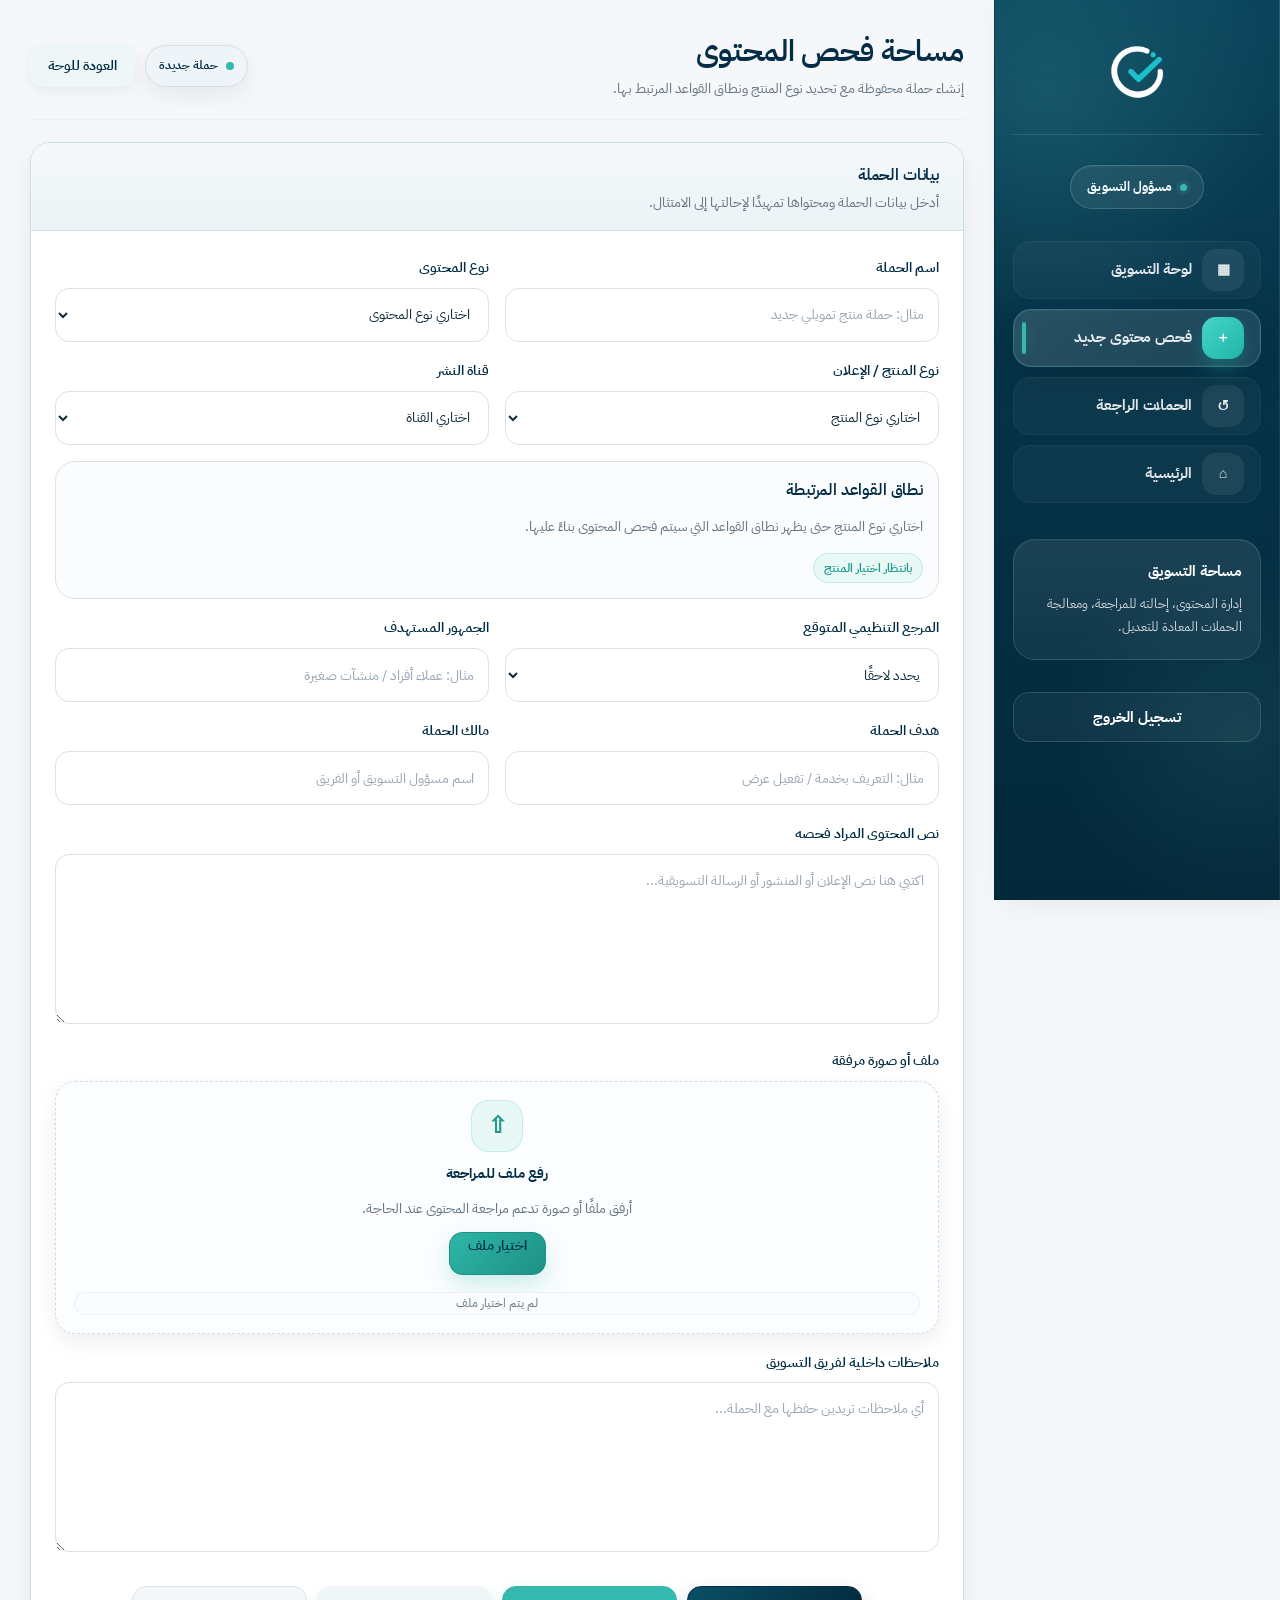
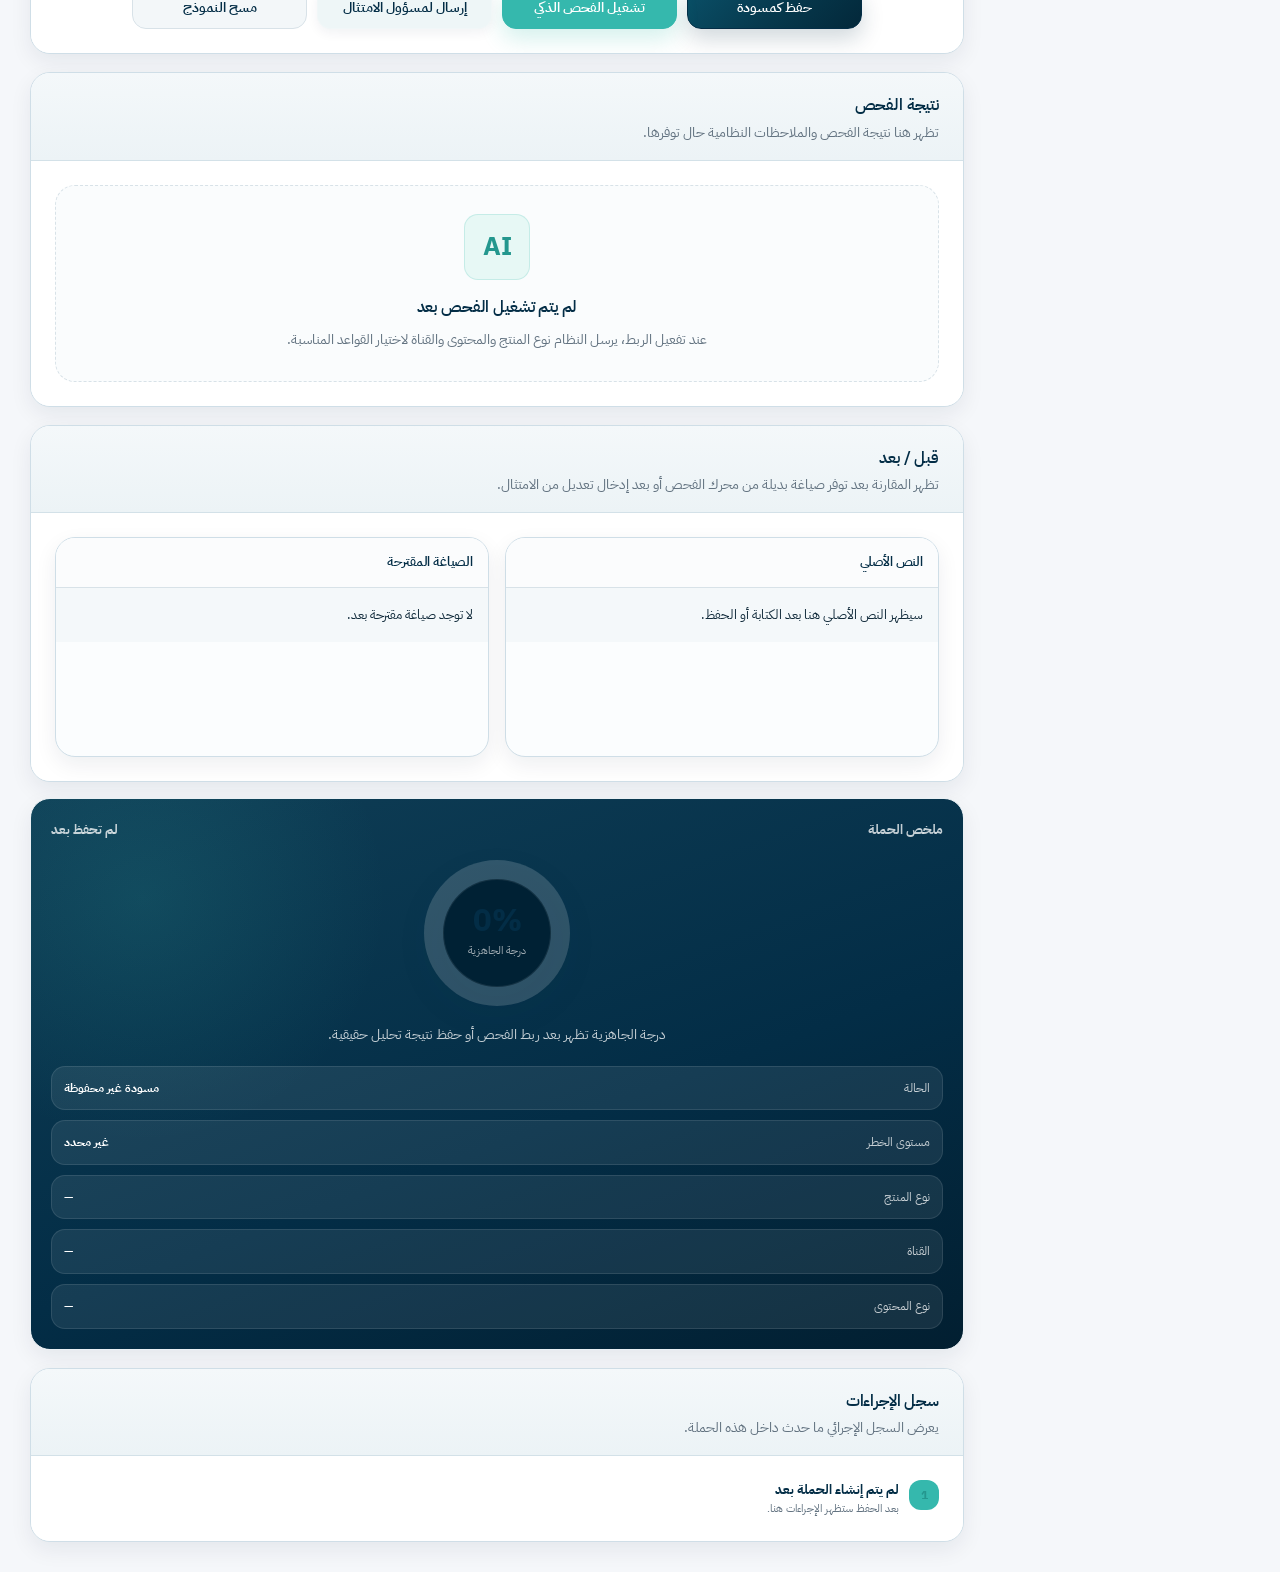
<file: campaign-workspace.html>
<!DOCTYPE html>

<html dir="rtl" lang="ar">
<head>
<meta charset="utf-8"/>
<meta content="width=device-width, initial-scale=1.0" name="viewport"/>
<title>مساحة فحص المحتوى | مُعتمد</title>
<style>
    @import url("https://fonts.googleapis.com/css2?family=IBM+Plex+Sans+Arabic:wght@300;400;500;600;700&display=swap");

    :root {
      --navy: #002134;
      --navy-2: #002134;
      --navy-3: #023a55;
      --teal: #837FD8;
      --teal-dark: #023a55;
      --gold: #966769;
      --bg: #F6F8FA;
      --white: #FFFFFF;
      --text: #002134;
      --muted: #6B7392;
      --line: #E3E6F0;
      --soft: #EEF3F7;
      --teal-soft: #EEEBF6;
      --red: #C0463A;
      --red-soft: #FFF1F0;
      --orange: #966769;
      --orange-soft: #FFF6E6;
      --green: #3E7C68;
      --green-soft: #ECFDF3;
      --blue-soft: #ECEBF9;
      --shadow: 0 18px 45px rgba(0,33,52, 0.10);
      --shadow-soft: 0 10px 28px rgba(0,33,52, 0.07);
    }

    * {
      box-sizing: border-box;
      margin: 0;
      padding: 0;
    }

    body {
      min-height: 100vh;
      font-family: "IBM Plex Sans Arabic", Arial, sans-serif;
      background:
        radial-gradient(circle at 88% 6%, rgba(131,127,216,0.09), transparent 28%),
        radial-gradient(circle at 10% 96%, rgba(231,143,129,0.08), transparent 25%),
        var(--bg);
      color: var(--text);
      direction: rtl;
      line-height: 1.8;
    }

    a {
      text-decoration: none;
      color: inherit;
    }

    button,
    input,
    select,
    textarea {
      font-family: inherit;
    }

    .app {
      min-height: 100vh;
      display: grid;
      grid-template-columns: 282px 1fr;
    }

    .sidebar {
      position: sticky;
      top: 0;
      height: 100vh;
      padding: 24px 18px;
      background:
        radial-gradient(circle at 15% 20%, rgba(131,127,216,0.18), transparent 32%),
        linear-gradient(180deg, #002134 0%, #002134 54%, #002134 100%);
      color: var(--white);
      overflow-y: auto;
    }

    .brand {
      display: flex;
      align-items: center;
      gap: 12px;
      padding: 6px 8px 24px;
      border-bottom: 1px solid rgba(255,255,255,0.09);
      margin-bottom: 20px;
    }

    .brand img {
      width: 135px;
      height: auto;
      object-fit: contain;
      display: block;
    }

    .role-pill {
      display: inline-flex;
      align-items: center;
      gap: 8px;
      padding: 8px 12px;
      border-radius: 999px;
      background: rgba(131,127,216,0.13);
      color: #EEEBF6;
      border: 1px solid rgba(131,127,216,0.25);
      font-size: 12px;
      font-weight: 700;
      margin-bottom: 18px;
    }

    .role-pill::before {
      content: "";
      width: 8px;
      height: 8px;
      border-radius: 50%;
      background: var(--teal);
    }

    .nav {
      display: grid;
      gap: 7px;
    }

    .nav a {
      min-height: 46px;
      padding: 0 13px;
      display: flex;
      align-items: center;
      gap: 10px;
      border-radius: 15px;
      color: rgba(255,255,255,0.72);
      font-size: 14px;
      font-weight: 600;
      transition: 0.2s ease;
    }

    .nav a:hover,
    .nav a.active {
      background: rgba(255,255,255,0.10);
      color: var(--white);
    }

    .nav-icon {
      width: 28px;
      height: 28px;
      border-radius: 10px;
      display: grid;
      place-items: center;
      background: rgba(255,255,255,0.08);
      color: #EEEBF6;
      font-size: 13px;
      font-weight: 800;
    }

    .sidebar-card {
      margin-top: 22px;
      padding: 16px;
      border-radius: 20px;
      background: rgba(255,255,255,0.08);
      border: 1px solid rgba(255,255,255,0.10);
    }

    .sidebar-card h3 {
      font-size: 14px;
      margin-bottom: 8px;
    }

    .sidebar-card p {
      font-size: 12px;
      color: rgba(255,255,255,0.63);
      line-height: 1.8;
    }

    .logout {
      width: 100%;
      min-height: 44px;
      margin-top: 18px;
      border: 1px solid rgba(255,255,255,0.16);
      background: rgba(255,255,255,0.06);
      color: rgba(255,255,255,0.84);
      border-radius: 14px;
      cursor: pointer;
      font-weight: 700;
      transition: 0.2s ease;
    }

    .logout:hover {
      background: rgba(255,255,255,0.11);
      color: white;
    }

    .main {
      padding: 26px;
      min-width: 0;
    }

    .topbar {
      min-height: 76px;
      display: flex;
      justify-content: space-between;
      align-items: center;
      gap: 20px;
      margin-bottom: 22px;
    }

    .page-title h1 {
      color: var(--navy);
      font-size: 30px;
      line-height: 1.35;
      margin-bottom: 4px;
    }

    .page-title p {
      color: var(--muted);
      font-size: 14px;
    }

    .top-actions {
      display: flex;
      align-items: center;
      gap: 10px;
      flex-wrap: wrap;
    }

    .badge {
      min-height: 42px;
      padding: 0 13px;
      border-radius: 999px;
      background: white;
      border: 1px solid var(--line);
      color: var(--muted);
      display: inline-flex;
      align-items: center;
      gap: 8px;
      font-size: 12px;
      font-weight: 700;
      box-shadow: var(--shadow-soft);
    }

    .badge::before {
      content: "";
      width: 8px;
      height: 8px;
      border-radius: 50%;
      background: var(--teal);
    }

    .btn {
      min-height: 44px;
      padding: 0 17px;
      border-radius: 14px;
      border: 0;
      cursor: pointer;
      display: inline-flex;
      align-items: center;
      justify-content: center;
      gap: 8px;
      font-size: 14px;
      font-weight: 800;
      transition: 0.2s ease;
      white-space: nowrap;
    }

    .btn:hover {
      transform: translateY(-1px);
    }

    .btn-primary {
      color: white;
      background: linear-gradient(135deg, var(--teal), var(--teal-dark));
      box-shadow: 0 14px 28px rgba(131,127,216,0.22);
    }

    .btn-secondary {
      background: white;
      color: var(--navy);
      border: 1px solid var(--line);
      box-shadow: var(--shadow-soft);
    }

    .btn-danger {
      background: var(--red-soft);
      color: #B42318;
      border: 1px solid #FFD5D2;
    }

    .workspace-grid {
      display: flex;
      flex-direction: column;
      gap: 18px;
      align-items: stretch;
    }

    .panel {
      background: white;
      border: 1px solid var(--line);
      border-radius: 26px;
      box-shadow: var(--shadow-soft);
      overflow: hidden;
    }

    .panel + .panel {
      margin-top: 18px;
    }

    .panel-head {
      padding: 20px 20px 14px;
      display: flex;
      justify-content: space-between;
      align-items: flex-start;
      gap: 16px;
      border-bottom: 1px solid var(--line);
    }

    .panel-head h3 {
      color: var(--navy);
      font-size: 18px;
      line-height: 1.4;
      margin-bottom: 2px;
    }

    .panel-head p {
      color: var(--muted);
      font-size: 12px;
    }

    .panel-body {
      padding: 20px;
    }

    .form-grid {
      display: grid;
      grid-template-columns: repeat(2, 1fr);
      gap: 15px;
    }

    .field.full,
    .rules-scope {
      grid-column: 1 / -1;
    }

    .field label {
      display: block;
      margin-bottom: 8px;
      color: #344054;
      font-size: 14px;
      font-weight: 700;
    }

    .field input,
    .field select,
    .field textarea {
      width: 100%;
      border: 1px solid #D8E0E8;
      border-radius: 17px;
      background: white;
      color: var(--text);
      outline: none;
      transition: 0.2s ease;
      font-size: 14px;
    }

    .field input,
    .field select {
      height: 54px;
      padding: 0 14px;
    }

    .field textarea {
      min-height: 170px;
      resize: vertical;
      padding: 13px 14px;
      line-height: 1.9;
    }

    .field input:focus,
    .field select:focus,
    .field textarea:focus {
      border-color: var(--teal);
      box-shadow: 0 0 0 4px rgba(131,127,216,0.12);
    }

    .rules-scope {
      display: grid;
      gap: 10px;
      padding: 15px;
      border-radius: 20px;
      background: #FBFCFD;
      border: 1px solid var(--line);
    }

    .rules-scope h4 {
      color: var(--navy);
      font-size: 14px;
      font-weight: 800;
    }

    .rules-scope p {
      color: var(--muted);
      font-size: 12px;
      line-height: 1.8;
    }

    .rule-tags {
      display: flex;
      flex-wrap: wrap;
      gap: 8px;
      margin-top: 4px;
    }

    .rule-tag {
      min-height: 30px;
      display: inline-flex;
      align-items: center;
      padding: 0 10px;
      border-radius: 999px;
      background: var(--teal-soft);
      color: var(--teal-dark);
      font-size: 11px;
      font-weight: 800;
    }

    .upload-box {
      border: 1px dashed #BFD0DF;
      border-radius: 20px;
      background: #FBFCFD;
      padding: 18px;
      display: grid;
      gap: 10px;
      text-align: center;
    }

    .upload-icon {
      width: 52px;
      height: 52px;
      margin: auto;
      border-radius: 18px;
      display: grid;
      place-items: center;
      background: var(--teal-soft);
      color: var(--teal-dark);
      font-size: 23px;
      font-weight: 900;
    }

    .upload-box strong {
      color: var(--navy);
      font-size: 14px;
    }

    .upload-box p {
      color: var(--muted);
      font-size: 12px;
      line-height: 1.8;
    }

    .upload-box input {
      display: none;
    }

    .upload-label {
      display: inline-flex;
      justify-content: center;
      align-items: center;
      margin: auto;
      min-height: 40px;
      padding: 0 14px;
      border-radius: 14px;
      color: var(--teal-dark);
      background: var(--teal-soft);
      font-size: 13px;
      font-weight: 800;
      cursor: pointer;
    }

    .file-name {
      color: var(--muted);
      font-size: 12px;
      word-break: break-word;
    }

    .action-row {
      margin-top: 20px;
      display: flex;
      gap: 10px;
      flex-wrap: wrap;
    }

    .status-note {
      display: none;
      margin-top: 15px;
      padding: 13px 15px;
      border-radius: 16px;
      font-size: 13px;
      line-height: 1.8;
      font-weight: 700;
    }

    .status-note.success {
      display: block;
      background: var(--green-soft);
      color: #067647;
      border: 1px solid #ABEFC6;
    }

    .status-note.warning {
      display: block;
      background: var(--orange-soft);
      color: #B54708;
      border: 1px solid #FEDF89;
    }

    .status-note.error {
      display: block;
      background: var(--red-soft);
      color: #B42318;
      border: 1px solid #FFD5D2;
    }

    .summary-card {
      padding: 20px;
      border-radius: 26px;
      background:
        radial-gradient(circle at 20% 18%, rgba(131,127,216,0.17), transparent 28%),
        linear-gradient(135deg, #002134, #002134);
      color: white;
      box-shadow: var(--shadow);
    }

    .summary-top {
      display: flex;
      justify-content: space-between;
      gap: 12px;
      margin-bottom: 18px;
      color: rgba(255,255,255,0.74);
      font-size: 13px;
      font-weight: 700;
    }

    .ring {
      width: 146px;
      height: 146px;
      border-radius: 50%;
      margin: 8px auto 16px;
      background:
        conic-gradient(var(--teal) 0 var(--progress), rgba(255,255,255,0.16) var(--progress) 100%);
      display: grid;
      place-items: center;
      position: relative;
    }

    .ring::before {
      content: "";
      width: 108px;
      height: 108px;
      background: #002134;
      border-radius: 50%;
      position: absolute;
    }

    .ring-content {
      position: relative;
      z-index: 1;
      text-align: center;
    }

    .ring strong {
      display: block;
      font-size: 31px;
      line-height: 1;
    }

    .ring span {
      display: block;
      font-size: 11px;
      color: rgba(255,255,255,0.62);
      margin-top: 6px;
    }

    .summary-note {
      color: rgba(255,255,255,0.70);
      text-align: center;
      font-size: 12px;
      line-height: 1.8;
    }

    .info-list {
      display: grid;
      gap: 10px;
      margin-top: 18px;
    }

    .info-item {
      display: flex;
      justify-content: space-between;
      gap: 12px;
      padding: 11px 12px;
      border-radius: 15px;
      background: rgba(255,255,255,0.08);
      border: 1px solid rgba(255,255,255,0.10);
      font-size: 12px;
    }

    .info-item span {
      color: rgba(255,255,255,0.64);
    }

    .info-item strong {
      color: white;
      text-align: left;
    }

    .side-stack {
      display: grid;
      gap: 18px;
    }

    .analysis-empty {
      padding: 28px 20px;
      text-align: center;
    }

    .empty-icon {
      width: 66px;
      height: 66px;
      margin: 0 auto 14px;
      border-radius: 22px;
      display: grid;
      place-items: center;
      background: var(--teal-soft);
      color: var(--teal-dark);
      font-size: 26px;
      font-weight: 900;
    }

    .analysis-empty h4 {
      color: var(--navy);
      font-size: 17px;
      margin-bottom: 6px;
    }

    .analysis-empty p {
      color: var(--muted);
      font-size: 13px;
      line-height: 1.9;
    }

    .result-section {
      display: none;
    }

    .result-section.active {
      display: block;
    }

    .result-grid {
      display: grid;
      gap: 12px;
    }

    .result-box {
      padding: 14px;
      border-radius: 18px;
      background: #FBFCFD;
      border: 1px solid var(--line);
    }

    .result-box strong {
      display: block;
      color: var(--navy);
      font-size: 13px;
      margin-bottom: 4px;
    }

    .result-box p {
      color: var(--muted);
      font-size: 12px;
      line-height: 1.8;
      white-space: pre-wrap;
    }

    .compare-grid {
      display: grid;
      grid-template-columns: 1fr 1fr;
      gap: 14px;
    }

    .compare-card {
      min-height: 220px;
      border: 1px solid var(--line);
      border-radius: 22px;
      overflow: hidden;
      background: white;
    }

    .compare-title {
      padding: 13px 15px;
      background: #FBFCFD;
      border-bottom: 1px solid var(--line);
      color: var(--navy);
      font-size: 13px;
      font-weight: 800;
    }

    .compare-content {
      padding: 15px;
      color: var(--muted);
      font-size: 13px;
      line-height: 1.9;
      white-space: pre-wrap;
    }

    .timeline {
      display: grid;
      gap: 12px;
    }

    .time-item {
      display: grid;
      grid-template-columns: 30px 1fr;
      gap: 10px;
      align-items: start;
    }

    .dot {
      width: 30px;
      height: 30px;
      border-radius: 12px;
      background: var(--teal-soft);
      color: var(--teal-dark);
      display: grid;
      place-items: center;
      font-weight: 900;
      font-size: 12px;
    }

    .time-item strong {
      display: block;
      color: var(--navy);
      font-size: 13px;
      line-height: 1.5;
    }

    .time-item span {
      display: block;
      color: var(--muted);
      font-size: 11px;
      line-height: 1.6;
    }

    .integration-note {
      padding: 14px;
      border-radius: 18px;
      background: #FBFCFD;
      border: 1px solid var(--line);
    }

    .integration-note strong {
      color: var(--navy);
      font-size: 13px;
      display: block;
      margin-bottom: 4px;
    }

    .integration-note p {
      color: var(--muted);
      font-size: 12px;
      line-height: 1.8;
    }

    .code {
      direction: ltr;
      text-align: left;
      margin-top: 10px;
      padding: 10px;
      border-radius: 12px;
      background: #F2F4F7;
      color: #344054;
      font-size: 11px;
      overflow-x: auto;
    }

    @media (max-width: 1180px) {
      .app {
        grid-template-columns: 1fr;
      }

      .sidebar {
        position: relative;
        height: auto;
        border-radius: 0 0 26px 26px;
      }

      .nav {
        grid-template-columns: repeat(3, 1fr);
      }

      .sidebar-card {
        display: none;
      }

      .workspace-grid {
        grid-template-columns: 1fr;
      }
    }

    @media (max-width: 760px) {
      .main {
        padding: 16px;
      }

      .topbar {
        align-items: flex-start;
        flex-direction: column;
      }

      .top-actions,
      .top-actions .btn,
      .badge {
        width: 100%;
      }

      .form-grid,
      .compare-grid {
        grid-template-columns: 1fr;
      }

      .action-row .btn {
        width: 100%;
      }

      .nav {
        grid-template-columns: 1fr;
      }
    }
  </style>
<link rel="icon" type="image/png" href="lo.png" />
<link href="assets/mutamad-theme.css" rel="stylesheet"/>  <link rel="stylesheet" href="assets/mutamad-government.css" />
</head>
<body class="campaign-page">
<div class="app">
<aside class="sidebar">
<div class="brand">
<img alt="شعار مُعتمد" src="lo.png"/>
<span class="brand-word">مُعتمد</span>
</div>
<div class="role-pill">مسؤول التسويق</div>
<nav class="nav"><a href="marketing-dashboard.html"><span class="nav-icon">▦</span> لوحة التسويق</a><a class="active" href="campaign-workspace.html"><span class="nav-icon">＋</span> فحص محتوى جديد</a><a href="marketing-edit.html"><span class="nav-icon">↺</span> الحملات الراجعة</a><a href="index.html"><span class="nav-icon">⌂</span> الرئيسية</a></nav>
<div class="sidebar-card"><h3>مساحة التسويق</h3><p>إدارة المحتوى، إحالته للمراجعة، ومعالجة الحملات المعادة للتعديل.</p></div>
<button class="logout" onclick="logout()">تسجيل الخروج</button>
</aside>
<main class="main">
<header class="topbar">
<div class="page-title">
<h1>مساحة فحص المحتوى</h1>
<p>إنشاء حملة محفوظة مع تحديد نوع المنتج ونطاق القواعد المرتبط بها.</p>
</div>
<div class="top-actions">
<span class="badge" id="campaignStatusBadge">حملة جديدة</span>
<a class="btn btn-secondary" href="marketing-dashboard.html">العودة للوحة</a>
</div>
</header>
<section class="workspace-grid">
<div class="main-stack">
<section class="panel">
<div class="panel-head">
<div>
<h3>بيانات الحملة</h3>
<p>أدخل بيانات الحملة ومحتواها تمهيدًا لإحالتها إلى الامتثال.</p>
</div>
</div>
<div class="panel-body">
<form id="campaignForm">
<div class="form-grid">
<div class="field">
<label for="title">اسم الحملة</label>
<input id="title" placeholder="مثال: حملة منتج تمويلي جديد" required="" type="text"/>
</div>
<div class="field">
<label for="contentType">نوع المحتوى</label>
<select id="contentType" required="">
<option value="">اختاري نوع المحتوى</option>
<option value="إعلان نصي">إعلان نصي</option>
<option value="إعلان نصي + صورة">إعلان نصي + صورة</option>
<option value="منشور تواصل اجتماعي">منشور تواصل اجتماعي</option>
<option value="بريد تسويقي">بريد تسويقي</option>
<option value="نشرة أو ملف PDF">نشرة أو ملف PDF</option>
</select>
</div>
<div class="field">
<label for="productType">نوع المنتج / الإعلان</label>
<select id="productType" required="">
<option value="">اختاري نوع المنتج</option>
<option value="personal_finance">تمويل شخصي</option>
<option value="real_estate_finance">تمويل عقاري</option>
<option value="business_finance">تمويل منشآت</option>
<option value="credit_card">بطاقة ائتمانية</option>
<option value="saving_account">حساب / ادخار</option>
<option value="payment_service">خدمة دفع / محفظة</option>
<option value="investment_product">منتج استثماري</option>
<option value="general_awareness">محتوى توعوي عام</option>
</select>
</div>
<div class="field">
<label for="channel">قناة النشر</label>
<select id="channel" required="">
<option value="">اختاري القناة</option>
<option value="Instagram">Instagram</option>
<option value="X">X</option>
<option value="LinkedIn">LinkedIn</option>
<option value="Snapchat">Snapchat</option>
<option value="Email">Email</option>
<option value="Website">Website</option>
</select>
</div>
<div class="rules-scope" id="rulesScope">
<h4>نطاق القواعد المرتبطة</h4>
<p id="rulesScopeText">
                      اختاري نوع المنتج حتى يظهر نطاق القواعد التي سيتم فحص المحتوى بناءً عليها.
                    </p>
<div class="rule-tags" id="ruleTags">
<span class="rule-tag">بانتظار اختيار المنتج</span>
</div>
</div>
<div class="field">
<label for="regulator">المرجع التنظيمي المتوقع</label>
<select id="regulator">
<option value="">يحدد لاحقًا</option>
<option value="SAMA">SAMA</option>
<option value="وزارة التجارة">وزارة التجارة</option>
<option value="الإعلام">الإعلام</option>
<option value="أكثر من مرجع">أكثر من مرجع</option>
</select>
</div>
<div class="field">
<label for="audience">الجمهور المستهدف</label>
<input id="audience" placeholder="مثال: عملاء أفراد / منشآت صغيرة" type="text"/>
</div>
<div class="field">
<label for="objective">هدف الحملة</label>
<input id="objective" placeholder="مثال: التعريف بخدمة / تفعيل عرض" type="text"/>
</div>
<div class="field">
<label for="campaignOwner">مالك الحملة</label>
<input id="campaignOwner" placeholder="اسم مسؤول التسويق أو الفريق" type="text"/>
</div>
<div class="field full">
<label for="contentText">نص المحتوى المراد فحصه</label>
<textarea id="contentText" placeholder="اكتبي هنا نص الإعلان أو المنشور أو الرسالة التسويقية..." required=""></textarea>
</div>
<div class="field full">
<label>ملف أو صورة مرفقة</label>
<div class="upload-box">
<div class="upload-icon">⇧</div>
<strong>رفع ملف للمراجعة</strong>
<p>أرفق ملفًا أو صورة تدعم مراجعة المحتوى عند الحاجة.</p>
<label class="upload-label" for="fileInput">اختيار ملف</label>
<input accept="image/*,.pdf,.doc,.docx" id="fileInput" type="file"/>
<div class="file-name" id="fileName">لم يتم اختيار ملف</div>
</div>
</div>
<div class="field full">
<label for="notes">ملاحظات داخلية لفريق التسويق</label>
<textarea id="notes" placeholder="أي ملاحظات تريدين حفظها مع الحملة..."></textarea>
</div>
</div>
<div class="action-row action-row-center campaign-primary-actions">
<button class="btn btn-primary" type="submit">حفظ كمسودة</button>
<button class="btn btn-copper" onclick="prepareForAnalysis()" type="button">تشغيل الفحص الذكي</button>
<button class="btn btn-secondary" onclick="sendToCompliance()" type="button">إرسال لمسؤول الامتثال</button>
<button class="btn btn-ghost" onclick="resetForm()" type="button">مسح النموذج</button>
</div>
<div class="status-note" id="statusNote"></div>
</form>
</div>
</section>
<section class="panel">
<div class="panel-head">
<div>
<h3>نتيجة الفحص</h3>
<p>تظهر هنا نتيجة الفحص والملاحظات النظامية حال توفرها.</p>
</div>
</div>
<div class="panel-body">
<div class="analysis-empty" id="analysisEmpty">
<div class="empty-icon">AI</div>
<h4>لم يتم تشغيل الفحص بعد</h4>
<p>
                  عند تفعيل الربط، يرسل النظام نوع المنتج والمحتوى والقناة لاختيار القواعد المناسبة.
                </p>
</div>
<div class="result-section" id="resultSection">
<div class="result-grid">
<div class="result-box">
<strong>ملخص النتيجة</strong>
<p id="analysisSummary">لا توجد نتيجة محفوظة بعد.</p>
</div>
<div class="result-box">
<strong>التوصيات التصحيحية</strong>
<p id="recommendationsText">لا توجد توصيات بعد.</p>
</div>
</div>
<div class="findings-wrap" id="findingsWrap" style="margin-top:16px;"></div>
</div>
</div>
</section>
<section class="panel">
<div class="panel-head">
<div>
<h3>قبل / بعد</h3>
<p>تظهر المقارنة بعد توفر صياغة بديلة من محرك الفحص أو بعد إدخال تعديل من الامتثال.</p>
</div>
</div>
<div class="panel-body">
<div class="compare-grid">
<div class="compare-card">
<div class="compare-title">النص الأصلي</div>
<div class="compare-content" id="originalPreview">سيظهر النص الأصلي هنا بعد الكتابة أو الحفظ.</div>
</div>
<div class="compare-card">
<div class="compare-title">الصياغة المقترحة</div>
<div class="compare-content" id="suggestedPreview">لا توجد صياغة مقترحة بعد.</div>
</div>
</div>
</div>
</section>
</div>
<aside class="side-stack">
<div class="summary-card">
<div class="summary-top">
<span>ملخص الحملة</span>
<strong id="summaryId">لم تحفظ بعد</strong>
</div>
<div class="ring" id="readinessRing" style="--progress:0%;">
<div class="ring-content">
<strong id="readinessScore">0%</strong>
<span>درجة الجاهزية</span>
</div>
</div>
<p class="summary-note" id="summaryNote">
              درجة الجاهزية تظهر بعد ربط الفحص أو حفظ نتيجة تحليل حقيقية.
            </p>
<div class="info-list">
<div class="info-item">
<span>الحالة</span>
<strong id="summaryStatus">مسودة غير محفوظة</strong>
</div>
<div class="info-item">
<span>مستوى الخطر</span>
<strong id="summaryRisk">غير محدد</strong>
</div>
<div class="info-item">
<span>نوع المنتج</span>
<strong id="summaryProduct">—</strong>
</div>
<div class="info-item">
<span>القناة</span>
<strong id="summaryChannel">—</strong>
</div>
<div class="info-item">
<span>نوع المحتوى</span>
<strong id="summaryType">—</strong>
</div>
</div>
</div>
<div class="panel">
<div class="panel-head">
<div>
<h3>سجل الإجراءات</h3>
<p>يعرض السجل الإجرائي ما حدث داخل هذه الحملة.</p>
</div>
</div>
<div class="panel-body">
<div class="timeline" id="timeline">
<div class="time-item">
<div class="dot">1</div>
<div>
<strong>لم يتم إنشاء الحملة بعد</strong>
<span>بعد الحفظ ستظهر الإجراءات هنا.</span>
</div>
</div>
</div>
</div>
</div>

</aside>
</section>
</main>
</div>
<script src="assets/mutamad-app.js"></script>
<script>
    const STORAGE_KEY = "mutamad_campaigns";

    const campaignForm = document.getElementById("campaignForm");
    const statusNote = document.getElementById("statusNote");
    const fileInput = document.getElementById("fileInput");
    const fileName = document.getElementById("fileName");

    const titleInput = document.getElementById("title");
    const contentTypeInput = document.getElementById("contentType");
    const productTypeInput = document.getElementById("productType");
    const channelInput = document.getElementById("channel");
    const regulatorInput = document.getElementById("regulator");
    const audienceInput = document.getElementById("audience");
    const objectiveInput = document.getElementById("objective");
    const campaignOwnerInput = document.getElementById("campaignOwner");
    const contentTextInput = document.getElementById("contentText");
    const notesInput = document.getElementById("notes");

    const rulesScopeText = document.getElementById("rulesScopeText");
    const ruleTags = document.getElementById("ruleTags");

    let currentCampaignId = null;
    let selectedFileName = "";

    const productRules = {
      personal_finance: {
        label: "تمويل شخصي",
        description: "سيتم فحص المحتوى وفق قواعد مرتبطة بالإفصاح عن التكلفة، الشروط، الرسوم، أهلية العميل، وتجنب الوعود المطلقة بالموافقة أو السرعة.",
        tags: ["الإفصاح عن التكلفة", "الشروط والرسوم", "عدم الوعد بالموافقة", "وضوح مدة العرض"]
      },
      real_estate_finance: {
        label: "تمويل عقاري",
        description: "سيتم التركيز على وضوح الالتزامات، مدة التمويل، الدفعة، الرسوم، وحدود العرض دون تضليل العميل.",
        tags: ["مدة التمويل", "الدفعة والرسوم", "وضوح الالتزامات", "حدود العرض"]
      },
      business_finance: {
        label: "تمويل منشآت",
        description: "سيتم فحص شروط الأهلية، حدود التمويل، الرسوم، الضمانات، وطبيعة المستفيدين من العرض.",
        tags: ["شروط الأهلية", "حدود التمويل", "الرسوم", "الضمانات"]
      },
      credit_card: {
        label: "بطاقة ائتمانية",
        description: "سيتم فحص الرسوم السنوية، هامش الربح، شروط الاستفادة، المكافآت، والعبارات التي قد توحي بمزايا غير مضمونة.",
        tags: ["الرسوم السنوية", "هامش الربح", "شروط المكافآت", "حدود المزايا"]
      },
      saving_account: {
        label: "حساب / ادخار",
        description: "سيتم فحص العوائد أو المزايا المعلنة، شروط الاستحقاق، القيود، وأي عبارة قد توحي بضمان غير واضح.",
        tags: ["العوائد", "شروط الاستحقاق", "القيود", "وضوح المزايا"]
      },
      payment_service: {
        label: "خدمة دفع / محفظة",
        description: "سيتم فحص الرسوم، حدود العمليات، الإفصاح عن القيود، ووضوح مسؤولية الخدمة للمستخدم.",
        tags: ["الرسوم", "حدود العمليات", "قيود الخدمة", "وضوح المسؤولية"]
      },
      investment_product: {
        label: "منتج استثماري",
        description: "سيتم التركيز على عدم ضمان الأرباح، الإفصاح عن المخاطر، وضوح الشروط، وتجنب العبارات المضللة حول العائد.",
        tags: ["عدم ضمان الأرباح", "الإفصاح عن المخاطر", "وضوح العائد", "شروط الاستثمار"]
      },
      general_awareness: {
        label: "محتوى توعوي عام",
        description: "سيتم فحص وضوح الرسالة، عدم وجود ادعاءات تجارية مضللة، وعدم استخدام لغة توحي بعرض مالي مباشر.",
        tags: ["وضوح الرسالة", "عدم التضليل", "لغة توعوية", "مراجعة عامة"]
      }
    };

    function getCampaigns() {
      const stored = localStorage.getItem(STORAGE_KEY);

      if (!stored) return [];

      try {
        const parsed = JSON.parse(stored);
        return Array.isArray(parsed) ? parsed : [];
      } catch {
        return [];
      }
    }

    function saveCampaigns(campaigns) {
      localStorage.setItem(STORAGE_KEY, JSON.stringify(campaigns));
    }

    function generateCampaignId() {
      const now = new Date();
      const year = now.getFullYear();
      const number = Math.floor(1000 + Math.random() * 9000);
      return "MT-" + year + "-" + number;
    }

    function formatDateTime() {
      const now = new Date();

      return now.toLocaleString("ar-SA", {
        year: "numeric",
        month: "short",
        day: "numeric",
        hour: "2-digit",
        minute: "2-digit"
      });
    }

    function showNote(type, message) {
      statusNote.className = "status-note " + type;
      statusNote.textContent = message;
    }

    function safeText(value, fallback = "—") {
      return value && String(value).trim() !== "" ? value : fallback;
    }

    function getProductLabel(value) {
      return productRules[value] ? productRules[value].label : "—";
    }

    function updateRulesScope() {
      const selected = productTypeInput.value;
      const rule = productRules[selected];

      if (!rule) {
        rulesScopeText.textContent = "اختاري نوع المنتج حتى يظهر نطاق القواعد التي سيتم فحص المحتوى بناءً عليها.";
        ruleTags.innerHTML = '<span class="rule-tag">بانتظار اختيار المنتج</span>';
        document.getElementById("summaryProduct").textContent = "—";
        return;
      }

      rulesScopeText.textContent = rule.description;
      ruleTags.innerHTML = rule.tags.map(tag => `<span class="rule-tag">${tag}</span>`).join("");
      document.getElementById("summaryProduct").textContent = rule.label;
    }

    function getFormData(status = "draft") {
      return {
        id: currentCampaignId || generateCampaignId(),
        title: titleInput.value.trim(),
        content_type: contentTypeInput.value,
        product_type: productTypeInput.value,
        product_type_label: getProductLabel(productTypeInput.value),
        channel: channelInput.value,
        regulator: regulatorInput.value,
        audience: audienceInput.value.trim(),
        objective: objectiveInput.value.trim(),
        campaign_owner: campaignOwnerInput.value.trim(),
        content_text: contentTextInput.value.trim(),
        notes: notesInput.value.trim(),
        file_name: selectedFileName,
        readiness_score: 0,
        risk_level: "",
        status: status,
        analysis_summary: "",
        findings: [],
        references: [],
        suggested_rewrite: "",
        created_at: currentCampaignId ? undefined : formatDateTime(),
        updated_at: formatDateTime()
      };
    }

    function upsertCampaign(campaignData) {
      const campaigns = getCampaigns();
      const index = campaigns.findIndex(item => item.id === campaignData.id);

      if (index >= 0) {
        const previous = campaigns[index];

        campaigns[index] = {
          ...previous,
          ...campaignData,
          created_at: previous.created_at || campaignData.created_at,
          timeline: [
            ...(previous.timeline || []),
            {
              action: campaignData.status === "pending_compliance"
                ? "تم إرسال الحملة لمسؤول الامتثال"
                : "تم حفظ الحملة كمسودة",
              at: formatDateTime()
            }
          ]
        };
      } else {
        campaigns.unshift({
          ...campaignData,
          timeline: [
            {
              action: campaignData.status === "pending_compliance"
                ? "تم إنشاء الحملة وإرسالها لمسؤول الامتثال"
                : "تم إنشاء الحملة كمسودة",
              at: formatDateTime()
            }
          ]
        });
      }

      saveCampaigns(campaigns);
      currentCampaignId = campaignData.id;

      updateSummary(campaignData);
      renderTimeline(campaignData.id);
    }

    function saveDraft() {
      if (!campaignForm.checkValidity()) {
        campaignForm.reportValidity();
        return;
      }

      const campaignData = getFormData("draft");

      upsertCampaign(campaignData);
      showNote("success", "تم حفظ الحملة كمسودة. ستظهر الآن في لوحة مسؤول التسويق.");
      document.getElementById("campaignStatusBadge").textContent = "مسودة محفوظة";
    }

    function prepareForAnalysis() {
      if (!campaignForm.checkValidity()) {
        campaignForm.reportValidity();
        return;
      }

      const campaignData = getFormData("draft");
      upsertCampaign(campaignData);

      const empty = document.getElementById("analysisEmpty");
      const result = document.getElementById("resultSection");
      empty.style.display = "block";
      empty.querySelector("h4").textContent = "جارٍ تشغيل الفحص الذكي…";
      empty.querySelector("p").textContent = "يحلّل النظام المحتوى، يطابقه مع قواعد SAMA، ويقترح صياغة بديلة.";
      result.classList.remove("active");
      showNote("warning", "بدأ الفحص الذكي للمحتوى…");

      Mutamad.analyze({
        content_text: campaignData.content_text,
        product_type: campaignData.product_type,
        channel: campaignData.channel
      }).then(function (out) {
        applyAnalysis(campaignData.id, out);
        empty.style.display = "none";
        result.classList.add("active");
        showNote("success", "اكتمل الفحص. راجعي الملاحظات والصياغة المقترحة ثم أرسلي للامتثال.");
      }).catch(function () {
        empty.querySelector("h4").textContent = "تعذّر تشغيل الفحص";
        empty.querySelector("p").textContent = "حدثت مشكلة أثناء الفحص. أعيدي المحاولة، أو تحققي من إعدادات الربط.";
        showNote("error", "تعذّر إكمال الفحص. حاولي مرة أخرى.");
      });
    }

    function applyAnalysis(campaignId, out) {
      const campaigns = getCampaigns();
      const idx = campaigns.findIndex(c => c.id === campaignId);
      if (idx < 0) return;

      campaigns[idx].readiness_score = out.readiness_score;
      campaigns[idx].risk_level = out.risk_level;       // english key for charts
      campaigns[idx].status_label = out.status_label;    // arabic label
      campaigns[idx].analysis_summary = out.summary;
      campaigns[idx].findings = out.findings || [];
      campaigns[idx].recommendations = out.recommendations || [];
      campaigns[idx].suggested_rewrite = out.suggested_rewrite || "";
      campaigns[idx].references = (out.findings || []).map(f => f.rule_reference);
      if (out.report_html) {
        campaigns[idx].report_html = out.report_html;
        campaigns[idx].report_filename = out.report_filename || "mutamad-report.html";
      }
      campaigns[idx].ai_engine = out.engine || "local";
      campaigns[idx].updated_at = formatDateTime();
      campaigns[idx].timeline = [
        ...(campaigns[idx].timeline || []),
        { action: `اكتمل الفحص الذكي — الجاهزية ${out.readiness_score}% (${out.status_label})`, at: formatDateTime() }
      ];
      saveCampaigns(campaigns);

      renderAnalysis(out, campaigns[idx].content_text);
      renderTimeline(campaignId);

      // update side summary
      document.getElementById("readinessScore").textContent = out.readiness_score + "%";
      document.getElementById("readinessRing").style.setProperty("--progress", out.readiness_score + "%");
      document.getElementById("summaryRisk").textContent = out.status_label;
      document.getElementById("summaryNote").textContent =
        `رُصدت ${out.violations_count} ملاحظة تنظيمية بمحرك ${out.engine === "n8n" ? "الفحص الذكي" : "الفحص المحلي"}.`;
    }

    function renderAnalysis(out, originalText) {
      document.getElementById("analysisSummary").textContent = out.summary;

      const recEl = document.getElementById("recommendationsText");
      if (out.recommendations && out.recommendations.length) {
        recEl.innerHTML = '<ul class="rec-list">' +
          out.recommendations.map(r => `<li>${Mutamad.escapeHtml(r)}</li>`).join("") + "</ul>";
      } else {
        recEl.textContent = "لا توجد توصيات تصحيحية مطلوبة.";
      }

      const wrap = document.getElementById("findingsWrap");
      if (out.findings && out.findings.length) {
        wrap.innerHTML =
          `<div class="engine-chip">محرك ${out.engine === "n8n" ? "n8n الذكي" : "الفحص المحلي"} · ${out.findings.length} ملاحظة</div>` +
          out.findings.map(function (f) {
            const cls = Mutamad.riskClass(f.risk_level);
            return `
            <div class="finding-card ${cls}">
              <div class="finding-top">
                <span class="finding-claim">${Mutamad.escapeHtml(f.claim_text)}</span>
                <span class="finding-tag ${cls}">${Mutamad.escapeHtml(f.risk_level)}</span>
              </div>
              <div class="finding-reason">${Mutamad.escapeHtml(f.reason)}</div>
              <div class="finding-meta">
                <span><b>القاعدة:</b> ${Mutamad.escapeHtml(f.violation_id)}</span>
                <span><b>المصدر:</b> ${Mutamad.escapeHtml(f.rule_source || "SAMA")}</span>
                <span><b>الثقة:</b> ${Mutamad.escapeHtml(f.confidence || "—")}</span>
              </div>
              <div class="finding-meta"><span>${Mutamad.escapeHtml(f.rule_reference)}</span></div>
            </div>`;
          }).join("");
      } else {
        wrap.innerHTML = `<div class="finding-card low"><div class="finding-claim">لم تُرصد مخالفات واضحة</div><div class="finding-reason">المحتوى مهيأ للمراجعة النهائية.</div></div>`;
      }

      // before/after
      document.getElementById("originalPreview").textContent = originalText || "—";
      document.getElementById("suggestedPreview").textContent =
        out.suggested_rewrite || "لا توجد صياغة مقترحة.";
    }

    function sendToCompliance() {
      if (!campaignForm.checkValidity()) {
        campaignForm.reportValidity();
        return;
      }

      const campaignData = getFormData("pending_compliance");
      // preserve any analysis already produced for this campaign
      const existing = getCampaigns().find(c => c.id === campaignData.id);
      if (existing && existing.findings && existing.findings.length) {
        campaignData.readiness_score = existing.readiness_score;
        campaignData.risk_level = existing.risk_level;
        campaignData.analysis_summary = existing.analysis_summary;
        campaignData.findings = existing.findings;
        campaignData.recommendations = existing.recommendations;
        campaignData.suggested_rewrite = existing.suggested_rewrite;
        campaignData.references = existing.references;
      }

      upsertCampaign(campaignData);
      showNote("success", "تم إرسال الحملة لمسؤول الامتثال. ستظهر حالتها في لوحة التسويق كـ بانتظار الامتثال.");
      document.getElementById("campaignStatusBadge").textContent = "بانتظار الامتثال";
    }

    campaignForm.addEventListener("submit", function (event) {
      event.preventDefault();
      saveDraft();
    });

    fileInput.addEventListener("change", function () {
      if (fileInput.files.length > 0) {
        selectedFileName = fileInput.files[0].name;
        fileName.textContent = selectedFileName;
      } else {
        selectedFileName = "";
        fileName.textContent = "لم يتم اختيار ملف";
      }
    });

    contentTextInput.addEventListener("input", function () {
      document.getElementById("originalPreview").textContent =
        contentTextInput.value.trim() || "سيظهر النص الأصلي هنا بعد الكتابة أو الحفظ.";
    });

    contentTypeInput.addEventListener("change", function () {
      document.getElementById("summaryType").textContent = safeText(contentTypeInput.value);
    });

    productTypeInput.addEventListener("change", updateRulesScope);

    channelInput.addEventListener("change", function () {
      document.getElementById("summaryChannel").textContent = safeText(channelInput.value);
    });

    function updateSummary(campaign) {
      document.getElementById("summaryId").textContent = campaign.id;
      document.getElementById("summaryStatus").textContent =
        campaign.status === "pending_compliance" ? "بانتظار الامتثال" : "مسودة";
      document.getElementById("summaryRisk").textContent = campaign.risk_level || "غير محدد";
      document.getElementById("summaryProduct").textContent = campaign.product_type_label || "—";
      document.getElementById("summaryChannel").textContent = safeText(campaign.channel);
      document.getElementById("summaryType").textContent = safeText(campaign.content_type);

      document.getElementById("readinessScore").textContent = Number(campaign.readiness_score || 0) + "%";
      document.getElementById("readinessRing").style.setProperty("--progress", Number(campaign.readiness_score || 0) + "%");
      document.getElementById("summaryNote").textContent =
        "لا توجد نتيجة فحص محفوظة بعد.";
    }

    function renderTimeline(campaignId) {
      const campaign = getCampaigns().find(item => item.id === campaignId);
      const timeline = document.getElementById("timeline");

      if (!campaign || !campaign.timeline || campaign.timeline.length === 0) {
        return;
      }

      timeline.innerHTML = "";

      campaign.timeline.slice().reverse().forEach(function (item, index) {
        const div = document.createElement("div");
        div.className = "time-item";

        div.innerHTML = `
          <div class="dot">${index + 1}</div>
          <div>
            <strong>${item.action}</strong>
            <span>${item.at}</span>
          </div>
        `;

        timeline.appendChild(div);
      });
    }

    function resetForm() {
      campaignForm.reset();
      currentCampaignId = null;
      selectedFileName = "";

      fileName.textContent = "لم يتم اختيار ملف";

      document.getElementById("campaignStatusBadge").textContent = "حملة جديدة";
      document.getElementById("summaryId").textContent = "لم تحفظ بعد";
      document.getElementById("summaryStatus").textContent = "مسودة غير محفوظة";
      document.getElementById("summaryRisk").textContent = "غير محدد";
      document.getElementById("summaryProduct").textContent = "—";
      document.getElementById("summaryChannel").textContent = "—";
      document.getElementById("summaryType").textContent = "—";

      document.getElementById("readinessScore").textContent = "0%";
      document.getElementById("readinessRing").style.setProperty("--progress", "0%");

      document.getElementById("originalPreview").textContent = "سيظهر النص الأصلي هنا بعد الكتابة أو الحفظ.";
      document.getElementById("suggestedPreview").textContent = "لا توجد صياغة مقترحة بعد.";

      rulesScopeText.textContent = "اختاري نوع المنتج حتى يظهر نطاق القواعد التي سيتم فحص المحتوى بناءً عليها.";
      ruleTags.innerHTML = '<span class="rule-tag">بانتظار اختيار المنتج</span>';

      document.getElementById("timeline").innerHTML = `
        <div class="time-item">
          <div class="dot">1</div>
          <div>
            <strong>لم يتم إنشاء الحملة بعد</strong>
            <span>بعد الحفظ ستظهر الإجراءات هنا.</span>
          </div>
        </div>
      `;

      statusNote.className = "status-note";
      statusNote.textContent = "";
    }

    function logout() {
      localStorage.removeItem("mutamad_role");
      window.location.href = "login.html";
    }
  </script>
</body>
</html>
</file>
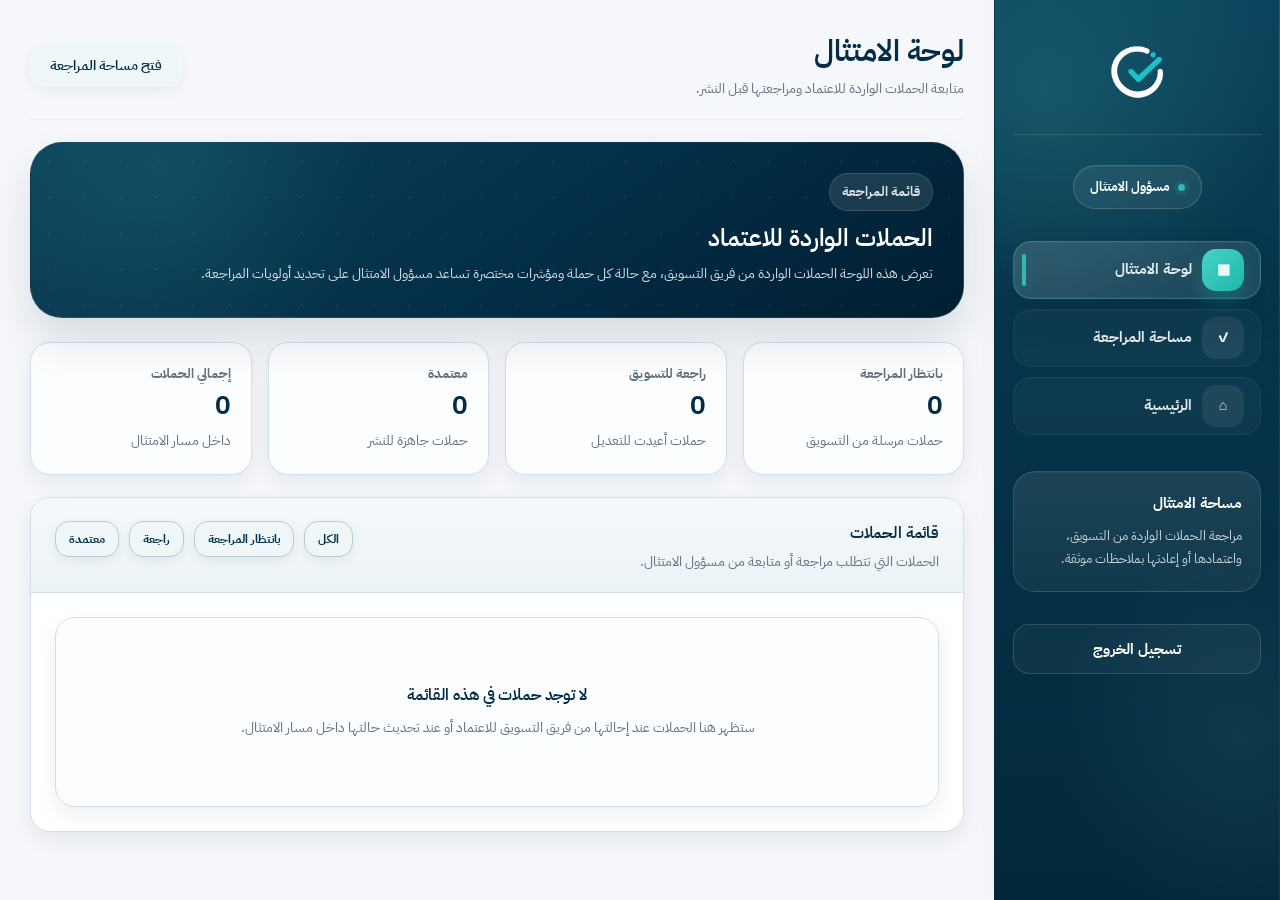
<file: compliance-dashboard.html>
<!DOCTYPE html>
<html dir="rtl" lang="ar">
<head>
<meta charset="utf-8"/>
<meta content="width=device-width, initial-scale=1.0" name="viewport"/>
<title>لوحة الامتثال | مُعتمد</title>

<style>
  @import url("https://fonts.googleapis.com/css2?family=IBM+Plex+Sans+Arabic:wght@300;400;500;600;700&display=swap");

  :root {
    --navy: #002134;
    --navy-2: #011E2F;
    --navy-3: #023a55;
    --blue: #837FD8;
    --blue-lt: #a9a6e6;
    --blue-main: #6863bd;
    --blue-dk: #011D2D;
    --blue-soft: #ECEBF9;
    --bg: #F4F6FA;
    --white: #FFFFFF;
    --text: #002134;
    --muted: #5b6b76;
    --line: #E3E6F0;
    --soft: #EEF1F7;
    --red-soft: #FFF1F0;
    --red: #B42318;
    --orange-soft: #FFF6E6;
    --orange: #B54708;
    --green-soft: #ECFDF3;
    --green: #067647;
    --shadow: 0 18px 45px rgba(0,33,52, 0.14);
    --shadow-soft: 0 10px 28px rgba(0,33,52, 0.08);
  }

  * {
    box-sizing: border-box;
    margin: 0;
    padding: 0;
  }

  body {
    min-height: 100vh;
    font-family: "IBM Plex Sans Arabic", Arial, sans-serif;
    background: linear-gradient(160deg, #F4F6FA 0%, #F8FAFD 48%, #F4F6FA 100%);
    color: var(--text);
    direction: rtl;
    line-height: 1.8;
  }

  a {
    color: inherit;
    text-decoration: none;
  }

  button,
  input,
  select {
    font-family: inherit;
  }

  .app {
    min-height: 100vh;
    display: grid;
    grid-template-columns: 282px 1fr;
  }

  .sidebar {
    position: sticky;
    top: 0;
    height: 100vh;
    padding: 24px 18px;
    background: linear-gradient(160deg, #03141E 0%, #002134 42%, #011E2F 72%, #023a55 100%);
    color: white;
    overflow-y: auto;
  }

  .sidebar::before {
    content: "";
    position: absolute;
    inset: 0;
    background-image: radial-gradient(rgba(255,255,255,0.06) 1px, transparent 1px);
    background-size: 36px 36px;
    pointer-events: none;
  }

  .sidebar > * {
    position: relative;
    z-index: 1;
  }

  .brand {
    display: flex;
    align-items: center;
    padding: 6px 8px 24px;
    border-bottom: 1px solid rgba(255,255,255,0.09);
    margin-bottom: 20px;
  }

  .brand img {
    width: 135px;
    height: auto;
    display: block;
    object-fit: contain;
  }

  .role-pill {
    display: inline-flex;
    align-items: center;
    gap: 8px;
    padding: 8px 12px;
    border-radius: 999px;
    background: rgba(131,127,216,0.16);
    color: #E4DDF7;
    border: 1px solid rgba(168,154,212,0.30);
    font-size: 12px;
    font-weight: 700;
    margin-bottom: 18px;
  }

  .role-pill::before {
    content: "";
    width: 8px;
    height: 8px;
    border-radius: 50%;
    background: var(--blue-lt);
  }

  .nav {
    display: grid;
    gap: 7px;
  }

  .nav a {
    min-height: 46px;
    padding: 0 13px;
    display: flex;
    align-items: center;
    gap: 10px;
    border-radius: 15px;
    color: rgba(255,255,255,0.72);
    font-size: 14px;
    font-weight: 600;
    transition: 0.2s ease;
  }

  .nav a:hover,
  .nav a.active {
    background: rgba(168,154,212,0.16);
    color: white;
  }

  .nav-icon {
    width: 28px;
    height: 28px;
    border-radius: 10px;
    display: grid;
    place-items: center;
    background: rgba(255,255,255,0.08);
    color: #E4DDF7;
    font-size: 13px;
    font-weight: 800;
  }

  .sidebar-card {
    margin-top: 22px;
    padding: 16px;
    border-radius: 20px;
    background: rgba(255,255,255,0.08);
    border: 1px solid rgba(255,255,255,0.10);
  }

  .sidebar-card h3 {
    font-size: 14px;
    margin-bottom: 8px;
  }

  .sidebar-card p {
    font-size: 12px;
    color: rgba(255,255,255,0.63);
    line-height: 1.8;
  }

  .logout {
    width: 100%;
    min-height: 44px;
    margin-top: 18px;
    border: 1px solid rgba(255,255,255,0.16);
    background: rgba(255,255,255,0.06);
    color: rgba(255,255,255,0.84);
    border-radius: 14px;
    cursor: pointer;
    font-weight: 700;
  }

  .logout:hover {
    background: rgba(255,255,255,0.11);
    color: white;
  }

  .main {
    padding: 30px;
    min-width: 0;
  }

  .main-inner {
    width: min(1120px, 100%);
    margin: 0 auto;
  }

  .topbar {
    min-height: 76px;
    display: flex;
    justify-content: space-between;
    align-items: center;
    gap: 20px;
    margin-bottom: 24px;
  }

  .page-title h1 {
    color: var(--navy);
    font-size: 30px;
    line-height: 1.35;
    margin-bottom: 4px;
  }

  .page-title p {
    color: var(--muted);
    font-size: 14px;
  }

  .btn {
    min-height: 46px;
    padding: 0 19px;
    border-radius: 15px;
    border: 0;
    cursor: pointer;
    display: inline-flex;
    align-items: center;
    justify-content: center;
    gap: 8px;
    font-size: 14px;
    font-weight: 800;
    transition: 0.2s ease;
    white-space: nowrap;
  }

  .btn:hover {
    transform: translateY(-1px);
  }

  .btn-primary {
    color: white;
    background: linear-gradient(135deg, #837FD8 0%, #6863bd 48%, #011D2D 100%);
    box-shadow: 0 16px 32px rgba(0,33,52,0.28);
  }

  .btn-secondary {
    color: white;
    background: linear-gradient(135deg, #a9a6e6 0%, #837FD8 52%, #6863bd 100%);
    box-shadow: 0 14px 28px rgba(131,127,216,0.22);
  }

  .page-banner {
    background: linear-gradient(160deg, #03141E 0%, #002134 42%, #011E2F 72%, #023a55 100%);
    color: white;
    border-radius: 32px;
    padding: 30px;
    box-shadow: var(--shadow);
    margin-bottom: 24px;
    position: relative;
    overflow: hidden;
  }

  .page-banner::before {
    content: "";
    position: absolute;
    inset: 0;
    background-image: radial-gradient(rgba(255,255,255,0.06) 1px, transparent 1px);
    background-size: 36px 36px;
    pointer-events: none;
  }

  .page-banner > * {
    position: relative;
    z-index: 1;
  }

  .eyebrow {
    display: inline-flex;
    padding: 7px 12px;
    border-radius: 999px;
    background: rgba(131,127,216,0.16);
    border: 1px solid rgba(168,154,212,0.30);
    color: #E4DDF7;
    font-size: 12px;
    font-weight: 800;
    margin-bottom: 10px;
  }

  .page-banner h2 {
    font-size: 27px;
    line-height: 1.45;
    margin-bottom: 6px;
  }

  .page-banner p {
    color: #DCE7F2;
    font-size: 14px;
    line-height: 2;
    font-weight: 300;
    max-width: 800px;
  }

  .kpi-grid {
    display: grid;
    grid-template-columns: repeat(4, minmax(0, 1fr));
    gap: 16px;
    margin-bottom: 22px;
  }

  .kpi-card {
    background: white;
    border: 1px solid var(--line);
    border-radius: 26px;
    padding: 20px;
    box-shadow: var(--shadow-soft);
    min-height: 122px;
    display: grid;
    align-content: center;
    gap: 6px;
  }

  .kpi-card span {
    color: var(--muted);
    font-size: 13px;
    font-weight: 700;
  }

  .kpi-card strong {
    color: var(--navy);
    font-size: 30px;
    line-height: 1.2;
  }

  .kpi-card p {
    color: var(--muted);
    font-size: 12px;
  }

  .content-stack {
    display: grid;
    gap: 22px;
  }

  .section-card {
    background: white;
    border: 1px solid var(--line);
    border-radius: 30px;
    box-shadow: var(--shadow-soft);
    overflow: hidden;
  }

  .card-head {
    padding: 23px 26px 17px;
    border-bottom: 1px solid var(--line);
    background: linear-gradient(180deg, #FFFFFF, #FBFCFD);
    display: flex;
    justify-content: space-between;
    align-items: flex-start;
    gap: 18px;
  }

  .card-head h3 {
    color: var(--navy);
    font-size: 19px;
    line-height: 1.4;
    margin-bottom: 3px;
  }

  .card-head p {
    color: var(--muted);
    font-size: 12px;
  }

  .card-body {
    padding: 26px;
  }

  .toolbar {
    display: flex;
    gap: 10px;
    flex-wrap: wrap;
    justify-content: flex-end;
  }

  .filter-btn {
    min-height: 36px;
    padding: 0 13px;
    border-radius: 999px;
    border: 1px solid var(--line);
    background: white;
    color: var(--muted);
    font-size: 12px;
    font-weight: 800;
    cursor: pointer;
  }

  .filter-btn.active {
    border-color: rgba(131,127,216,0.35);
    color: var(--blue-main);
    background: var(--blue-soft);
  }

  .queue-list {
    display: grid;
    gap: 15px;
  }

  .queue-card {
    display: grid;
    grid-template-columns: 1fr auto;
    gap: 18px;
    align-items: center;
    padding: 20px;
    border: 1px solid var(--line);
    background: #F8FAFD;
    border-radius: 24px;
    transition: 0.2s ease;
  }

  .queue-card:hover {
    border-color: rgba(131,127,216,0.35);
    box-shadow: 0 14px 30px rgba(0,33,52,0.08);
    transform: translateY(-1px);
  }

  .queue-main h4 {
    color: var(--navy);
    font-size: 17px;
    line-height: 1.5;
    margin-bottom: 6px;
  }

  .queue-main p {
    color: var(--muted);
    font-size: 12px;
    line-height: 1.8;
  }

  .queue-meta {
    display: flex;
    flex-wrap: wrap;
    gap: 8px;
    margin-top: 12px;
  }

  .pill {
    min-height: 30px;
    padding: 0 10px;
    border-radius: 999px;
    display: inline-flex;
    align-items: center;
    background: white;
    border: 1px solid var(--line);
    color: var(--muted);
    font-size: 11px;
    font-weight: 800;
  }

  .pill.pending {
    background: var(--blue-soft);
    color: var(--blue-main);
    border-color: rgba(131,127,216,0.18);
  }

  .pill.returned {
    background: var(--orange-soft);
    color: var(--orange);
    border-color: rgba(181,71,8,0.16);
  }

  .pill.approved {
    background: var(--green-soft);
    color: var(--green);
    border-color: rgba(6,118,71,0.16);
  }

  .queue-action {
    display: grid;
    justify-items: end;
    gap: 8px;
  }

  .small-stat {
    color: var(--muted);
    font-size: 11px;
    font-weight: 700;
  }

  .empty-state {
    min-height: 190px;
    display: grid;
    place-items: center;
    text-align: center;
    border: 1px dashed #B6C2D2;
    border-radius: 24px;
    background: linear-gradient(180deg, #F8FAFD, #FFFFFF);
    padding: 26px;
  }

  .empty-state h4 {
    color: var(--navy);
    font-size: 17px;
    margin-bottom: 6px;
  }

  .empty-state p {
    color: var(--muted);
    font-size: 13px;
    line-height: 1.9;
    max-width: 520px;
  }

  @media (max-width: 1180px) {
    .app {
      grid-template-columns: 1fr;
    }

    .sidebar {
      position: relative;
      height: auto;
      border-radius: 0 0 26px 26px;
    }

    .nav {
      grid-template-columns: repeat(3, 1fr);
    }

    .sidebar-card {
      display: none;
    }

    .kpi-grid {
      grid-template-columns: repeat(2, 1fr);
    }
  }

  @media (max-width: 760px) {
    .main {
      padding: 16px;
    }

    .topbar,
    .card-head,
    .queue-card {
      grid-template-columns: 1fr;
      flex-direction: column;
      align-items: flex-start;
    }

    .topbar .btn,
    .queue-action,
    .queue-action .btn {
      width: 100%;
      justify-items: stretch;
    }

    .nav,
    .kpi-grid {
      grid-template-columns: 1fr;
    }

    .page-banner {
      padding: 22px;
      border-radius: 24px;
    }

    .page-banner h2 {
      font-size: 23px;
    }

    .card-body {
      padding: 20px;
    }
  }
</style>
  <link rel="stylesheet" href="assets/mutamad-government.css" />
</head>

<body>
<div class="app">
  <aside class="sidebar">
    <div class="brand">
      <img alt="شعار مُعتمد" src="lo.png"/>
    </div>

    <div class="role-pill">مسؤول الامتثال</div>

    <nav class="nav">
      <a class="active" href="compliance-dashboard.html"><span class="nav-icon">▦</span> لوحة الامتثال</a>
      <a href="review-workspace.html"><span class="nav-icon">✓</span> مساحة المراجعة</a>
      <a href="index.html"><span class="nav-icon">⌂</span> الرئيسية</a>
    </nav>

    <div class="sidebar-card">
      <h3>مساحة الامتثال</h3>
      <p>مراجعة الحملات الواردة من التسويق، واعتمادها أو إعادتها بملاحظات موثقة.</p>
    </div>

    <button class="logout" onclick="logout()">تسجيل الخروج</button>
  </aside>

  <main class="main">
    <div class="main-inner">
      <header class="topbar">
        <div class="page-title">
          <h1>لوحة الامتثال</h1>
          <p>متابعة الحملات الواردة للاعتماد ومراجعتها قبل النشر.</p>
        </div>

        <a class="btn btn-secondary" href="review-workspace.html">فتح مساحة المراجعة</a>
      </header>

      <section class="page-banner">
        <span class="eyebrow">قائمة المراجعة</span>
        <h2>الحملات الواردة للاعتماد</h2>
        <p>تعرض هذه اللوحة الحملات الواردة من فريق التسويق، مع حالة كل حملة ومؤشرات مختصرة تساعد مسؤول الامتثال على تحديد أولويات المراجعة.</p>
      </section>

      <section class="kpi-grid">
        <div class="kpi-card">
          <span>بانتظار المراجعة</span>
          <strong id="pendingCount">0</strong>
          <p>حملات مرسلة من التسويق</p>
        </div>

        <div class="kpi-card">
          <span>راجعة للتسويق</span>
          <strong id="returnedCount">0</strong>
          <p>حملات أعيدت للتعديل</p>
        </div>

        <div class="kpi-card">
          <span>معتمدة</span>
          <strong id="approvedCount">0</strong>
          <p>حملات جاهزة للنشر</p>
        </div>

        <div class="kpi-card">
          <span>إجمالي الحملات</span>
          <strong id="totalCount">0</strong>
          <p>داخل مسار الامتثال</p>
        </div>
      </section>

      <section class="content-stack">
        <section class="section-card">
          <div class="card-head">
            <div>
              <h3>قائمة الحملات</h3>
              <p>الحملات التي تتطلب مراجعة أو متابعة من مسؤول الامتثال.</p>
            </div>

            <div class="toolbar">
              <button class="filter-btn active" type="button" data-filter="all" onclick="setFilter('all')">الكل</button>
              <button class="filter-btn" type="button" data-filter="pending" onclick="setFilter('pending')">بانتظار المراجعة</button>
              <button class="filter-btn" type="button" data-filter="returned" onclick="setFilter('returned')">راجعة</button>
              <button class="filter-btn" type="button" data-filter="approved" onclick="setFilter('approved')">معتمدة</button>
            </div>
          </div>

          <div class="card-body">
            <div class="queue-list" id="queueList"></div>
          </div>
        </section>
      </section>
    </div>
  </main>
</div>

<script src="assets/mutamad-app.js"></script>
<script>
  const STORAGE_KEY = "mutamad_campaigns";
  const REVIEW_KEY = "mutamad_current_review_id";
  const CURRENT_KEY = "mutamad_current_campaign_id";
  const ROLE_KEY = "mutamad_role";

  let campaigns = [];
  let currentFilter = "all";

  function getCampaigns() {
    const stored = localStorage.getItem(STORAGE_KEY);

    if (!stored) return [];

    try {
      const parsed = JSON.parse(stored);
      return Array.isArray(parsed) ? parsed : [];
    } catch {
      return [];
    }
  }

  function safeValue(value, fallback = "—") {
    return value && String(value).trim() !== "" ? value : fallback;
  }

  function statusLabel(status) {
    const labels = {
      pending_compliance: "بانتظار المراجعة",
      checking: "بانتظار المراجعة",
      needs_revision: "راجعة للتسويق",
      revision_draft: "مسودة تعديل",
      revision_checked: "تمت إعادة الفحص",
      approved: "معتمدة",
      rejected: "غير معتمدة",
      draft: "مسودة"
    };

    return labels[status] || "غير محدد";
  }

  function statusGroup(status) {
    if (status === "pending_compliance" || status === "checking") return "pending";
    if (status === "needs_revision" || status === "revision_draft" || status === "revision_checked") return "returned";
    if (status === "approved") return "approved";
    return "other";
  }

  function pillClass(status) {
    const group = statusGroup(status);

    if (group === "pending") return "pending";
    if (group === "returned") return "returned";
    if (group === "approved") return "approved";
    return "";
  }

  function getComplianceCampaigns() {
    return campaigns.filter(function(item) {
      const group = statusGroup(item.status);
      return group === "pending" || group === "returned" || group === "approved";
    });
  }

  function getFilteredCampaigns() {
    const items = getComplianceCampaigns();

    if (currentFilter === "all") return items;

    return items.filter(function(item) {
      return statusGroup(item.status) === currentFilter;
    });
  }

  function updateKpis() {
    const items = getComplianceCampaigns();

    document.getElementById("pendingCount").textContent = items.filter(item => statusGroup(item.status) === "pending").length;
    document.getElementById("returnedCount").textContent = items.filter(item => statusGroup(item.status) === "returned").length;
    document.getElementById("approvedCount").textContent = items.filter(item => statusGroup(item.status) === "approved").length;
    document.getElementById("totalCount").textContent = items.length;
  }

  function renderQueue() {
    const list = document.getElementById("queueList");
    const items = getFilteredCampaigns();

    if (!items.length) {
      list.innerHTML = `
        <div class="empty-state">
          <div>
            <h4>لا توجد حملات في هذه القائمة</h4>
            <p>ستظهر هنا الحملات عند إحالتها من فريق التسويق للاعتماد أو عند تحديث حالتها داخل مسار الامتثال.</p>
          </div>
        </div>
      `;
      return;
    }

    list.innerHTML = items.map(function(item) {
      const readiness = item.readiness_score ? item.readiness_score + "%" : "—";
      const risk = riskLabel(item.risk_level || "unknown");

      return `
        <article class="queue-card">
          <div class="queue-main">
            <h4>${safeValue(item.title, "حملة بدون عنوان")}</h4>
            <p>${safeValue(item.product_type_label)} · ${safeValue(item.content_type)} · ${safeValue(item.channel)}</p>

            <div class="queue-meta">
              <span class="pill ${pillClass(item.status)}">${statusLabel(item.status)}</span>
              <span class="pill">الجاهزية: ${readiness}</span>
              <span class="pill">الخطر: ${risk}</span>
              <span class="pill">آخر تحديث: ${safeValue(item.updated_at)}</span>
            </div>
          </div>

          <div class="queue-action">
            <button class="btn btn-primary" type="button" onclick="openReview('${item.id}')">فتح المراجعة</button>
            <span class="small-stat">${safeValue(item.id)}</span>
          </div>
        </article>
      `;
    }).join("");
  }

  function riskLabel(risk) {
    const labels = {
      low: "منخفض",
      medium: "متوسط",
      high: "عالي",
      unknown: "غير محدد",
      "": "غير محدد"
    };

    return labels[risk] || "غير محدد";
  }

  function setFilter(filter) {
    currentFilter = filter;

    document.querySelectorAll(".filter-btn").forEach(function(button) {
      button.classList.toggle("active", button.dataset.filter === filter);
    });

    renderQueue();
  }

  function openReview(id) {
    localStorage.setItem(REVIEW_KEY, id);
    localStorage.setItem(CURRENT_KEY, id);
    window.location.href = "review-workspace.html";
  }

  function logout() {
    localStorage.removeItem(ROLE_KEY);
    window.location.href = "login.html";
  }

  campaigns = getCampaigns();
  updateKpis();
  renderQueue();
</script>
</body>
</html>
</file>
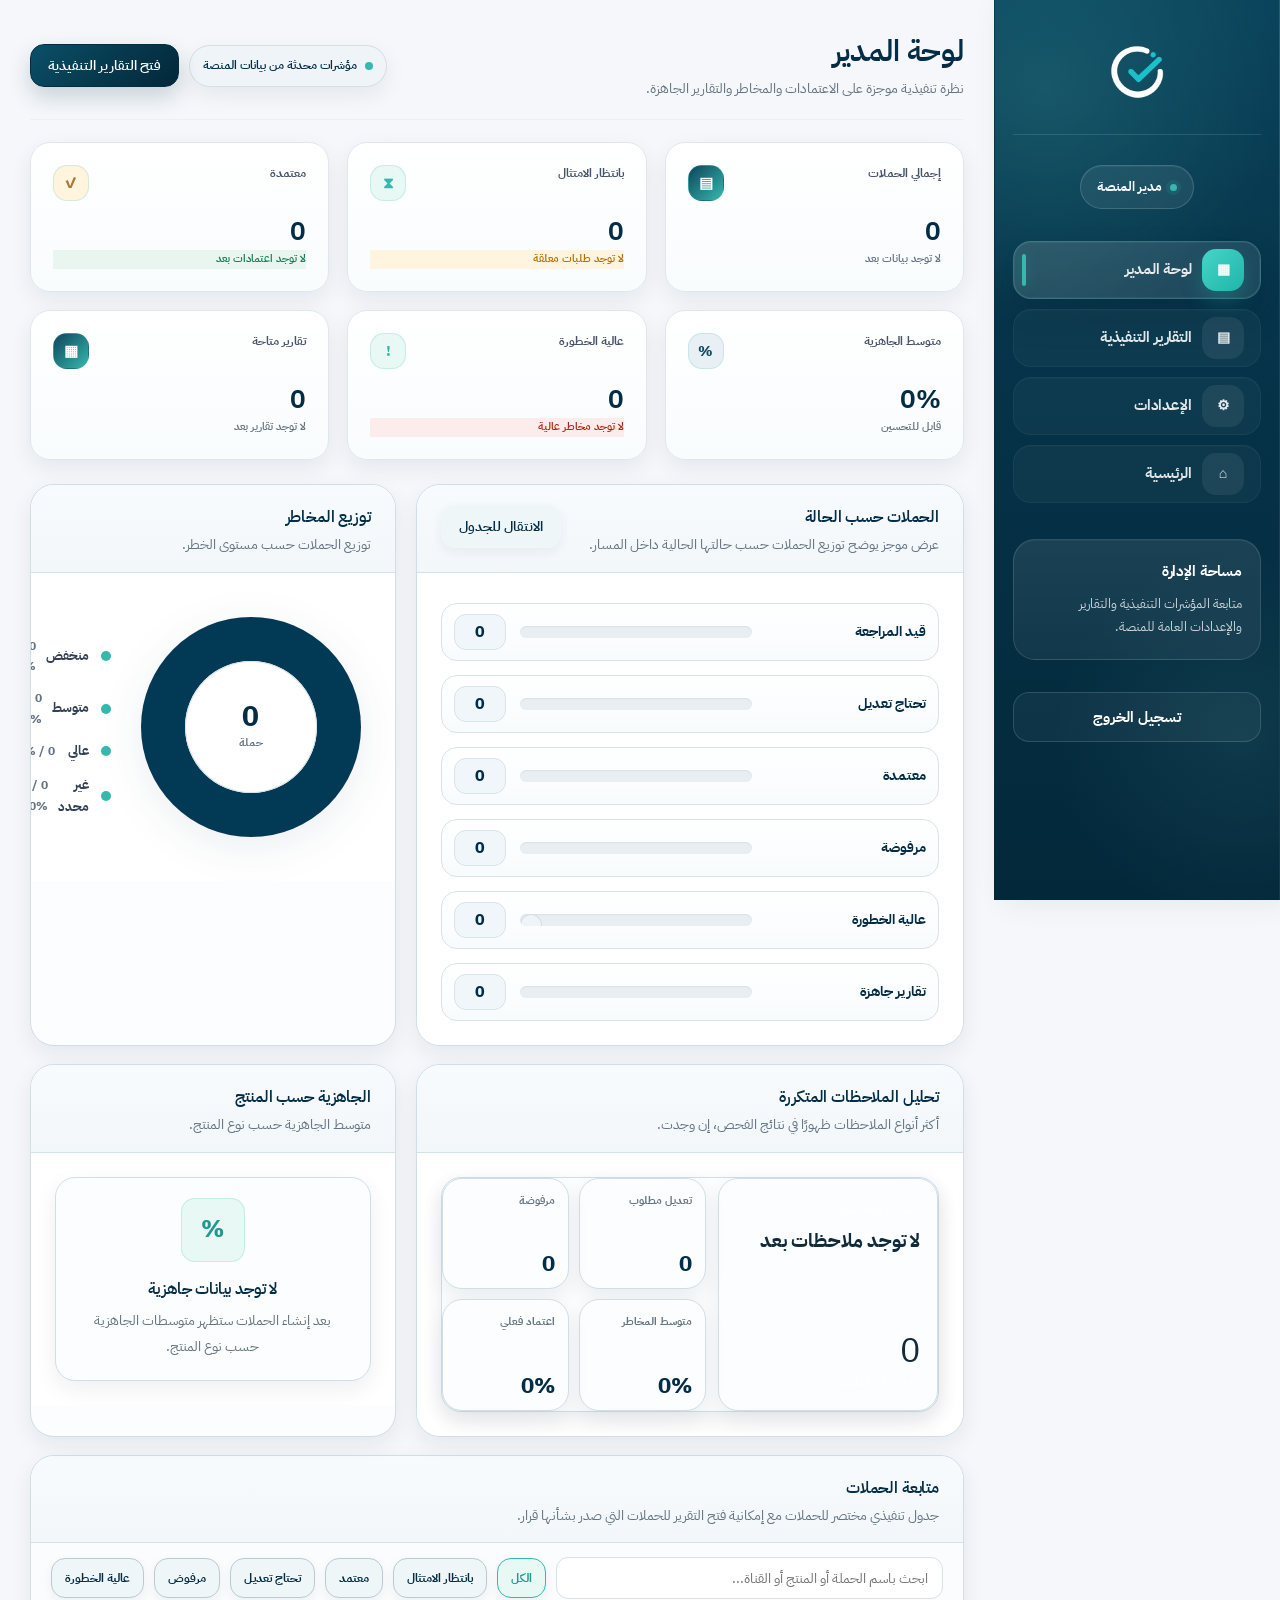
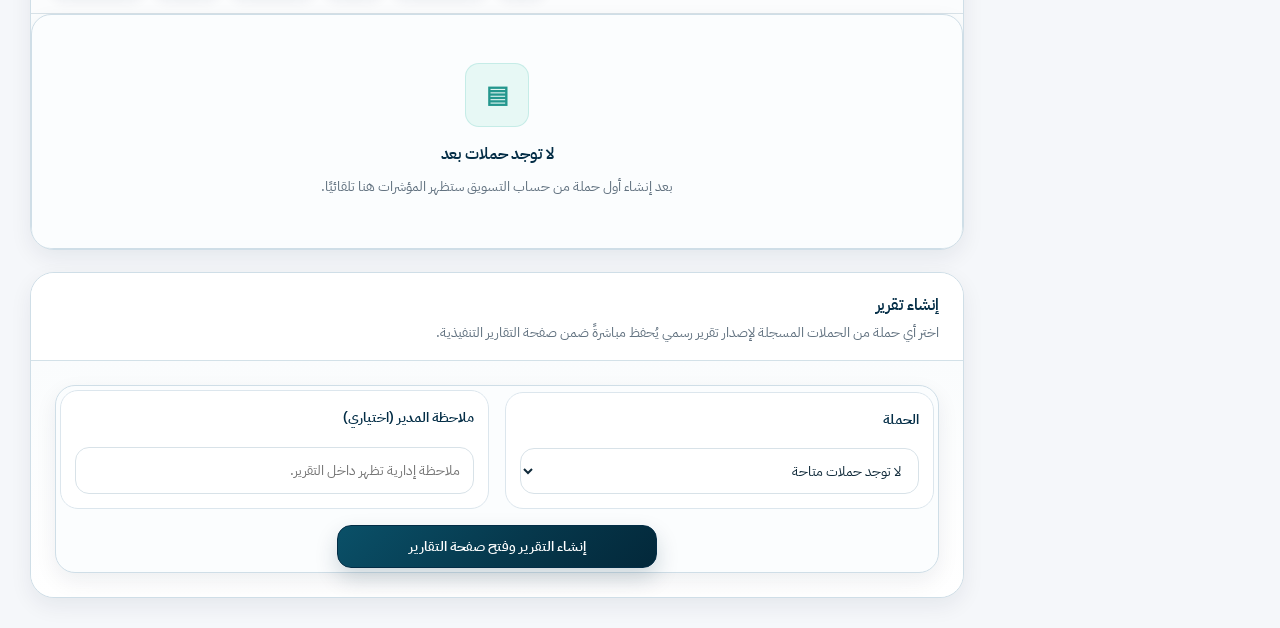
<file: executive-dashboard.html>
<!DOCTYPE html>

<html dir="rtl" lang="ar">
<head>
<meta charset="utf-8"/>
<meta content="width=device-width, initial-scale=1.0" name="viewport"/>
<title>لوحة المدير | مُعتمد</title>
<style>
    @import url("https://fonts.googleapis.com/css2?family=IBM+Plex+Sans+Arabic:wght@300;400;500;600;700&display=swap");

    :root {
      --navy: #002134;
      --navy-2: #002134;
      --navy-3: #023a55;
      --teal: #837FD8;
      --teal-dark: #023a55;
      --gold: #966769;
      --bg: #F4F7FA;
      --white: #FFFFFF;
      --text: #002134;
      --muted: #6B7392;
      --line: #E3E6F0;
      --soft: #EEF3F7;
      --teal-soft: #EEEBF6;
      --red: #C0463A;
      --red-soft: #FFF1F0;
      --orange: #966769;
      --orange-soft: #FFF6E6;
      --green: #3E7C68;
      --green-soft: #ECFDF3;
      --blue: #837FD8;
      --blue-soft: #ECEBF9;
      --purple: #966769;
      --purple-soft: #F0E6E6;
      --shadow: 0 18px 45px rgba(0,33,52, 0.10);
      --shadow-soft: 0 10px 26px rgba(0,33,52, 0.07);
      --radius: 24px;
    }

    * {
      box-sizing: border-box;
      margin: 0;
      padding: 0;
    }

    body {
      min-height: 100vh;
      font-family: "IBM Plex Sans Arabic", Arial, sans-serif;
      background:
        radial-gradient(circle at 88% 6%, rgba(131,127,216,0.10), transparent 28%),
        radial-gradient(circle at 10% 96%, rgba(231,143,129,0.08), transparent 25%),
        var(--bg);
      color: var(--text);
      direction: rtl;
      line-height: 1.8;
    }

    a {
      text-decoration: none;
      color: inherit;
    }

    button,
    input {
      font-family: inherit;
    }

    .app {
      min-height: 100vh;
      display: grid;
      grid-template-columns: 278px 1fr;
    }

    .sidebar {
      position: sticky;
      top: 0;
      height: 100vh;
      padding: 24px 18px;
      background:
        radial-gradient(circle at 20% 12%, rgba(131,127,216,0.22), transparent 30%),
        linear-gradient(180deg, #002134 0%, #002134 54%, #002134 100%);
      color: var(--white);
      overflow-y: auto;
    }

    .brand {
      display: flex;
      align-items: center;
      gap: 12px;
      padding: 6px 8px 24px;
      border-bottom: 1px solid rgba(255,255,255,0.09);
      margin-bottom: 20px;
    }

    .brand img {
      width: 135px;
      height: auto;
      object-fit: contain;
      display: block;
    }

    .role-pill {
      display: inline-flex;
      align-items: center;
      gap: 8px;
      padding: 8px 12px;
      border-radius: 999px;
      background: rgba(131,127,216,0.13);
      color: #EEEBF6;
      border: 1px solid rgba(131,127,216,0.25);
      font-size: 12px;
      font-weight: 700;
      margin-bottom: 18px;
    }

    .role-pill::before {
      content: "";
      width: 8px;
      height: 8px;
      border-radius: 50%;
      background: var(--teal);
    }

    .nav {
      display: grid;
      gap: 7px;
    }

    .nav a {
      min-height: 48px;
      padding: 0 13px;
      display: flex;
      align-items: center;
      gap: 10px;
      border-radius: 15px;
      color: rgba(255,255,255,0.72);
      font-size: 14px;
      font-weight: 600;
      transition: 0.2s ease;
    }

    .nav a:hover,
    .nav a.active {
      background: rgba(255,255,255,0.10);
      color: var(--white);
    }

    .nav-icon {
      width: 30px;
      height: 30px;
      border-radius: 11px;
      display: grid;
      place-items: center;
      background: rgba(255,255,255,0.08);
      color: #EEEBF6;
      font-size: 13px;
      font-weight: 900;
    }

    .sidebar-card {
      margin-top: 24px;
      padding: 18px;
      border-radius: 22px;
      background: rgba(255,255,255,0.08);
      border: 1px solid rgba(255,255,255,0.12);
    }

    .sidebar-card h3 {
      font-size: 14px;
      margin-bottom: 8px;
    }

    .sidebar-card p {
      font-size: 12px;
      color: rgba(255,255,255,0.65);
      line-height: 1.9;
    }

    .logout {
      width: 100%;
      min-height: 44px;
      margin-top: 18px;
      border: 1px solid rgba(255,255,255,0.16);
      background: rgba(255,255,255,0.06);
      color: rgba(255,255,255,0.84);
      border-radius: 14px;
      cursor: pointer;
      font-weight: 700;
    }

    .logout:hover {
      background: rgba(255,255,255,0.11);
      color: white;
    }

    .main {
      padding: 28px;
      min-width: 0;
    }

    .topbar {
      min-height: 72px;
      display: flex;
      justify-content: space-between;
      align-items: center;
      gap: 20px;
      margin-bottom: 20px;
    }

    .page-title h1 {
      color: var(--navy);
      font-size: 32px;
      line-height: 1.25;
      margin-bottom: 4px;
      letter-spacing: -0.4px;
    }

    .page-title p {
      color: var(--muted);
      font-size: 14px;
    }

    .top-actions {
      display: flex;
      align-items: center;
      gap: 10px;
      flex-wrap: wrap;
    }

    .badge {
      min-height: 42px;
      padding: 0 13px;
      border-radius: 999px;
      background: white;
      border: 1px solid var(--line);
      color: var(--muted);
      display: inline-flex;
      align-items: center;
      gap: 8px;
      font-size: 12px;
      font-weight: 700;
      box-shadow: var(--shadow-soft);
    }

    .badge::before {
      content: "";
      width: 8px;
      height: 8px;
      border-radius: 50%;
      background: var(--teal);
    }

    .btn {
      min-height: 44px;
      padding: 0 17px;
      border-radius: 14px;
      border: 0;
      cursor: pointer;
      display: inline-flex;
      align-items: center;
      justify-content: center;
      gap: 8px;
      font-size: 14px;
      font-weight: 800;
      transition: 0.2s ease;
      white-space: nowrap;
    }

    .btn:hover {
      transform: translateY(-1px);
    }

    .btn-primary {
      color: white;
      background: linear-gradient(135deg, var(--teal), var(--teal-dark));
      box-shadow: 0 14px 28px rgba(131,127,216,0.22);
    }

    .btn-secondary {
      background: white;
      color: var(--navy);
      border: 1px solid var(--line);
      box-shadow: var(--shadow-soft);
    }

    .metrics-grid {
      display: grid;
      grid-template-columns: repeat(6, 1fr);
      gap: 14px;
      margin-bottom: 18px;
    }

    .metric-card {
      background: white;
      border: 1px solid var(--line);
      border-radius: 22px;
      padding: 16px;
      min-height: 126px;
      box-shadow: var(--shadow-soft);
      display: grid;
      align-content: space-between;
    }

    .metric-head {
      display: flex;
      justify-content: space-between;
      align-items: flex-start;
      gap: 10px;
      margin-bottom: 10px;
    }

    .metric-head span {
      color: #475467;
      font-size: 12px;
      font-weight: 800;
      line-height: 1.4;
    }

    .metric-icon {
      width: 36px;
      height: 36px;
      border-radius: 13px;
      display: grid;
      place-items: center;
      background: var(--soft);
      color: var(--navy);
      font-weight: 900;
    }

    .metric-value {
      color: var(--navy);
      font-size: 30px;
      font-weight: 700;
      line-height: 1.1;
      letter-spacing: -0.4px;
    }

    .metric-note {
      color: var(--muted);
      font-size: 11px;
      font-weight: 600;
      margin-top: 4px;
    }

    .metric-note.good {
      color: #067647;
    }

    .metric-note.warn {
      color: #B54708;
    }

    .metric-note.bad {
      color: #B42318;
    }

    .dashboard-grid {
      display: grid;
      grid-template-columns: 1.08fr 0.92fr;
      gap: 18px;
      align-items: stretch;
      margin-bottom: 18px;
    }

    .panel {
      background: white;
      border: 1px solid var(--line);
      border-radius: var(--radius);
      box-shadow: var(--shadow-soft);
      overflow: hidden;
    }

    .panel-head {
      padding: 20px 20px 14px;
      border-bottom: 1px solid var(--line);
      display: flex;
      justify-content: space-between;
      align-items: flex-start;
      gap: 14px;
    }

    .panel-head h3 {
      color: var(--navy);
      font-size: 17px;
      line-height: 1.4;
      margin-bottom: 2px;
    }

    .panel-head p {
      color: var(--muted);
      font-size: 12px;
    }

    .report-request {
      display: grid;
      grid-template-columns: 1.4fr 1.4fr auto;
      gap: 14px;
      align-items: end;
    }
    .rr-field { display: grid; gap: 7px; }
    .rr-field label { color: var(--navy); font-weight: 700; font-size: 13.5px; }
    .rr-field select,
    .rr-field input {
      min-height: 46px;
      padding: 10px 13px;
      border-radius: 12px;
      border: 1px solid var(--line);
      background: #fff;
      color: var(--text);
      font-size: 14px;
    }
    .rr-field select:focus,
    .rr-field input:focus {
      outline: none;
      border-color: var(--teal);
      box-shadow: 0 0 0 4px rgba(131,127,216,0.14);
    }
    .rr-note {
      margin-top: 14px;
      font-size: 13px;
      font-weight: 700;
      display: none;
    }
    .rr-note.show { display: block; }
    .rr-note.success { color: #0B7A4B; }
    .rr-note.error { color: #B42318; }
    @media (max-width: 860px) {
      .report-request { grid-template-columns: 1fr; }
      .report-request .btn { width: 100%; }
    }
    .panel-body {
      padding: 20px;
    }

    .bar-chart {
      display: grid;
      gap: 14px;
      padding-top: 6px;
    }

    .bar-row {
      display: grid;
      grid-template-columns: minmax(120px, 160px) 1fr 52px;
      align-items: center;
      gap: 14px;
      min-height: 48px;
      padding: 10px 12px;
      border: 1px solid var(--line);
      border-radius: 16px;
      background: linear-gradient(180deg, #FFFFFF, #F8FBFD);
    }

    .bar-label {
      color: var(--navy);
      font-size: 13.5px;
      font-weight: 800;
      line-height: 1.4;
    }

    .bar-track {
      position: relative;
      height: 12px;
      border-radius: 999px;
      background: #E8EEF3;
      overflow: hidden;
      box-shadow: inset 0 1px 2px rgba(15,23,42,0.06);
    }

    .bar-fill {
      position: absolute;
      inset: 0 auto 0 0;
      width: var(--w, 0%);
      border-radius: inherit;
      background: linear-gradient(90deg, #0E5A74, #2FC8BC);
    }

    .bar-fill.pending { background: linear-gradient(90deg, #6B7C8E, #8FA5B7); }
    .bar-fill.revision { background: linear-gradient(90deg, #C58517, #F0B651); }
    .bar-fill.approved { background: linear-gradient(90deg, #0E7A59, #3ECF9D); }
    .bar-fill.rejected { background: linear-gradient(90deg, #A63D2B, #E97860); }
    .bar-fill.risk { background: linear-gradient(90deg, #8E2C2C, #D95D5D); }
    .bar-fill.report { background: linear-gradient(90deg, #0B4F6C, #3D9ED0); }

    .bar-count {
      display: inline-grid;
      place-items: center;
      min-width: 44px;
      height: 36px;
      padding: 0 10px;
      border-radius: 12px;
      background: #F1F6FA;
      border: 1px solid #D8E3EB;
      color: var(--navy);
      font-size: 16px;
      font-weight: 900;
      line-height: 1;
    }

    .bar-share {
      color: var(--muted);
      font-size: 12px;
      font-weight: 800;
      text-align: center;
    }

    .donut-layout {
      min-height: 260px;
      display: grid;
      grid-template-columns: 240px 1fr;
      gap: 20px;
      align-items: center;
    }

    .donut {
      --a: 0deg;
      --b: 0deg;
      --c: 0deg;
      --d: 0deg;
      --e: 0deg;
      width: 220px;
      height: 220px;
      border-radius: 50%;
      background:
        conic-gradient(
          var(--green) 0deg var(--a),
          var(--orange) var(--a) var(--b),
          var(--red) var(--b) var(--c),
          var(--blue) var(--c) var(--d),
          #D8E0E8 var(--d) 360deg
        );
      display: grid;
      place-items: center;
      position: relative;
      margin: auto;
    }

    .donut::before {
      content: "";
      width: 132px;
      height: 132px;
      border-radius: 50%;
      background: white;
      position: absolute;
      box-shadow: inset 0 0 0 1px var(--line);
    }

    .donut-center {
      position: relative;
      z-index: 1;
      text-align: center;
      line-height: 1.4;
    }

    .donut-center strong {
      display: block;
      color: var(--navy);
      font-size: 28px;
      line-height: 1;
    }

    .donut-center span {
      color: var(--muted);
      font-size: 11px;
      font-weight: 700;
    }

    .legend {
      display: grid;
      gap: 11px;
    }

    .legend-item {
      display: grid;
      grid-template-columns: 12px 1fr auto;
      gap: 10px;
      align-items: center;
      color: #344054;
      font-size: 13px;
      font-weight: 700;
    }

    .legend-dot {
      width: 10px;
      height: 10px;
      border-radius: 50%;
      background: var(--teal);
    }

    .legend-item small {
      color: var(--muted);
      font-size: 12px;
      font-weight: 700;
    }

    .lower-grid {
      display: grid;
      grid-template-columns: 1fr 1fr;
      gap: 18px;
      margin-bottom: 18px;
    }

    .analysis-card {
      min-height: 235px;
      display: grid;
      grid-template-columns: 1fr 1.2fr;
      gap: 12px;
    }

    .issue-box {
      background: linear-gradient(135deg, #344B5A, #213848);
      color: white;
      border-radius: 18px;
      padding: 17px;
      display: grid;
      align-content: space-between;
      min-height: 190px;
    }

    .issue-box span {
      color: rgba(255,255,255,0.72);
      font-size: 12px;
      font-weight: 700;
    }

    .issue-box strong {
      display: block;
      font-size: 19px;
      line-height: 1.5;
      margin-top: 6px;
    }

    .issue-box .big {
      font-size: 34px;
      line-height: 1;
      margin-top: 18px;
    }

    .mini-stats {
      display: grid;
      grid-template-columns: repeat(2, 1fr);
      gap: 10px;
    }

    .mini-box {
      border: 1px solid var(--line);
      background: #FBFCFD;
      border-radius: 17px;
      padding: 13px;
      min-height: 88px;
      display: grid;
      align-content: space-between;
    }

    .mini-box span {
      color: var(--muted);
      font-size: 11px;
      font-weight: 800;
    }

    .mini-box strong {
      color: var(--navy);
      font-size: 22px;
      line-height: 1;
    }

    .horizontal-bars {
      display: grid;
      gap: 13px;
    }

    .hbar-item {
      display: grid;
      grid-template-columns: 140px 1fr 36px;
      align-items: center;
      gap: 12px;
      min-height: 24px;
    }

    .hbar-item span {
      color: #344054;
      font-size: 12px;
      font-weight: 800;
      overflow: hidden;
      text-overflow: ellipsis;
      white-space: nowrap;
    }

    .hbar-track {
      height: 10px;
      border-radius: 999px;
      background: #EEF3F7;
      overflow: hidden;
    }

    .hbar-track i {
      display: block;
      height: 100%;
      width: var(--w, 0%);
      border-radius: inherit;
      background: linear-gradient(90deg, #4B6475, #233746);
    }

    .hbar-item b {
      color: var(--navy);
      font-size: 12px;
      text-align: left;
    }

    .table-tools {
      padding: 14px 20px;
      display: flex;
      gap: 10px;
      flex-wrap: wrap;
      align-items: center;
      border-bottom: 1px solid var(--line);
      background: #FBFCFD;
    }

    .search {
      flex: 1;
      min-width: 220px;
      height: 42px;
      border-radius: 14px;
      border: 1px solid #D8E0E8;
      padding: 0 14px;
      outline: none;
      color: var(--text);
      background: white;
    }

    .filter-btn {
      min-height: 40px;
      padding: 0 13px;
      border-radius: 999px;
      border: 1px solid var(--line);
      background: white;
      color: var(--muted);
      cursor: pointer;
      font-size: 12px;
      font-weight: 800;
    }

    .filter-btn.active,
    .filter-btn:hover {
      border-color: var(--teal);
      background: var(--teal-soft);
      color: var(--teal-dark);
    }

    .table-wrap {
      overflow-x: auto;
    }

    table {
      width: 100%;
      border-collapse: collapse;
      min-width: 1080px;
    }

    th,
    td {
      padding: 15px 18px;
      text-align: right;
      border-bottom: 1px solid var(--line);
      vertical-align: middle;
      white-space: nowrap;
    }

    th {
      color: #475467;
      font-size: 12px;
      background: #FBFCFD;
      font-weight: 800;
    }

    td {
      color: var(--text);
      font-size: 13px;
      font-weight: 600;
    }

    tr:hover td {
      background: #FCFFFE;
    }

    .campaign-name strong {
      color: var(--navy);
      font-size: 13px;
      display: block;
    }

    .campaign-name span {
      color: var(--muted);
      font-size: 11px;
      font-weight: 500;
      display: block;
      margin-top: 2px;
    }

    .score {
      display: inline-flex;
      align-items: center;
      gap: 8px;
      color: var(--navy);
      font-weight: 800;
    }

    .score-bar {
      width: 70px;
      height: 7px;
      border-radius: 999px;
      background: #EEF3F7;
      overflow: hidden;
    }

    .score-bar span {
      display: block;
      height: 100%;
      border-radius: inherit;
      background: var(--teal);
    }

    .status,
    .risk {
      display: inline-flex;
      align-items: center;
      justify-content: center;
      min-height: 28px;
      padding: 0 10px;
      border-radius: 999px;
      font-size: 11px;
      font-weight: 800;
    }

    .status.approved,
    .risk.low {
      background: var(--green-soft);
      color: #067647;
    }

    .status.pending_compliance,
    .risk.medium {
      background: var(--orange-soft);
      color: #B54708;
    }

    .status.needs_revision,
    .status.rejected,
    .risk.high {
      background: var(--red-soft);
      color: #B42318;
    }

    .status.draft,
    .status.revision_draft,
    .risk.unknown {
      background: var(--soft);
      color: var(--muted);
    }

    .open-btn {
      min-height: 34px;
      padding: 0 12px;
      border-radius: 12px;
      border: 0;
      background: var(--teal-soft);
      color: var(--teal-dark);
      cursor: pointer;
      font-weight: 900;
      font-size: 12px;
    }

    .empty-state {
      display: grid;
      place-items: center;
      text-align: center;
      padding: 48px 18px;
    }

    .empty-icon {
      width: 64px;
      height: 64px;
      border-radius: 22px;
      display: grid;
      place-items: center;
      background: var(--teal-soft);
      color: var(--teal-dark);
      font-size: 24px;
      font-weight: 900;
      margin: 0 auto 14px;
    }

    .empty-state h4 {
      color: var(--navy);
      font-size: 18px;
      margin-bottom: 6px;
    }

    .empty-state p {
      color: var(--muted);
      font-size: 13px;
      max-width: 520px;
      line-height: 1.9;
    }

    @media (max-width: 1360px) {
      .metrics-grid {
        grid-template-columns: repeat(3, 1fr);
      }

      .dashboard-grid,
      .lower-grid {
        grid-template-columns: 1fr;
      }
    }

    @media (max-width: 1180px) {
      .app {
        grid-template-columns: 1fr;
      }

      .sidebar {
        position: relative;
        height: auto;
        border-radius: 0 0 26px 26px;
      }

      .nav {
        grid-template-columns: repeat(3, 1fr);
      }

      .sidebar-card {
        display: none;
      }
    }

    @media (max-width: 780px) {
      .main {
        padding: 16px;
      }

      .topbar {
        flex-direction: column;
        align-items: flex-start;
      }

      .top-actions,
      .top-actions .btn,
      .badge {
        width: 100%;
      }

      .metrics-grid,
      .nav,
      .donut-layout,
      .analysis-card {
        grid-template-columns: 1fr;
      }

      .bar-chart {
        min-height: auto;
      }

      .bar-row {
        grid-template-columns: 100px 1fr 42px;
        gap: 10px;
        padding: 10px;
      }

      .bar-label {
        font-size: 12px;
      }

      .bar-count {
        min-width: 38px;
        height: 32px;
        font-size: 14px;
      }

      .hbar-item {
        grid-template-columns: 1fr;
        gap: 6px;
      }

      .table-tools {
        flex-direction: column;
        align-items: stretch;
      }

      .filter-btn,
      .search {
        width: 100%;
      }
    }
  </style>
<link rel="icon" type="image/png" href="lo.png" />
<link href="assets/mutamad-theme.css" rel="stylesheet"/>  <link rel="stylesheet" href="assets/mutamad-government.css" />
</head>
<body class="executive-page">
<div class="app">
<aside class="sidebar">
<div class="brand">
<img alt="شعار مُعتمد" src="lo.png"/>
<span class="brand-word">مُعتمد</span>
</div>
<div class="role-pill">مدير المنصة</div>
<nav class="nav"><a class="active" href="executive-dashboard.html"><span class="nav-icon">▦</span> لوحة المدير</a><a href="reports.html"><span class="nav-icon">▤</span> التقارير التنفيذية</a><a href="admin-settings.html"><span class="nav-icon">⚙</span> الإعدادات</a><a href="index.html"><span class="nav-icon">⌂</span> الرئيسية</a></nav>
<div class="sidebar-card"><h3>مساحة الإدارة</h3><p>متابعة المؤشرات التنفيذية والتقارير والإعدادات العامة للمنصة.</p></div>
<button class="logout" onclick="logout()">تسجيل الخروج</button>
</aside>
<main class="main">
<header class="topbar">
<div class="page-title">
<h1>لوحة المدير</h1>
<p>نظرة تنفيذية موجزة على الاعتمادات والمخاطر والتقارير الجاهزة.</p>
</div>
<div class="top-actions">
<span class="badge">مؤشرات محدثة من بيانات المنصة</span>

<a class="btn btn-primary" href="reports.html">فتح التقارير التنفيذية</a>
</div>
</header>
<section class="metrics-grid">
<div class="metric-card">
<div class="metric-head">
<span>إجمالي الحملات</span>
<div class="metric-icon">▤</div>
</div>
<div>
<div class="metric-value" id="totalCampaigns">0</div>
<div class="metric-note" id="totalNote">لا توجد بيانات بعد</div>
</div>
</div>
<div class="metric-card">
<div class="metric-head">
<span>بانتظار الامتثال</span>
<div class="metric-icon">⧗</div>
</div>
<div>
<div class="metric-value" id="pendingCampaigns">0</div>
<div class="metric-note warn" id="pendingNote">طلبات تحتاج مراجعة</div>
</div>
</div>
<div class="metric-card">
<div class="metric-head">
<span>معتمدة</span>
<div class="metric-icon">✓</div>
</div>
<div>
<div class="metric-value" id="approvedCampaigns">0</div>
<div class="metric-note good" id="approvedNote">قرارات مكتملة</div>
</div>
</div>
<div class="metric-card">
<div class="metric-head">
<span>متوسط الجاهزية</span>
<div class="metric-icon">%</div>
</div>
<div>
<div class="metric-value" id="avgReadiness">0%</div>
<div class="metric-note" id="avgNote">متوسط كل الحملات</div>
</div>
</div>
<div class="metric-card">
<div class="metric-head">
<span>عالية الخطورة</span>
<div class="metric-icon">!</div>
</div>
<div>
<div class="metric-value" id="highRiskCampaigns">0</div>
<div class="metric-note bad" id="riskNote">تحتاج انتباه</div>
</div>
</div>
<div class="metric-card">
<div class="metric-head">
<span>تقارير متاحة</span>
<div class="metric-icon">▦</div>
</div>
<div>
<div class="metric-value" id="reportsCount">0</div>
<div class="metric-note" id="reportsNote">قرارات يمكن فتح تقريرها</div>
</div>
</div>
</section>
<section class="dashboard-grid">
<section class="panel">
<div class="panel-head">
<div>
<h3>الحملات حسب الحالة</h3>
<p>عرض موجز يوضح توزيع الحملات حسب حالتها الحالية داخل المسار.</p>
</div>
<button class="btn btn-secondary" onclick="scrollToSection('campaignsPanel')">الانتقال للجدول</button>
</div>
<div class="panel-body">
<div class="bar-chart" id="statusBarChart"></div>
</div>
</section>
<section class="panel">
<div class="panel-head">
<div>
<h3>توزيع المخاطر</h3>
<p>توزيع الحملات حسب مستوى الخطر.</p>
</div>
</div>
<div class="panel-body">
<div class="donut-layout">
<div class="donut" id="riskDonut">
<div class="donut-center">
<strong id="riskDonutTotal">0</strong>
<span>حملة</span>
</div>
</div>
<div class="legend" id="riskLegend"></div>
</div>
</div>
</section>
</section>
<section class="lower-grid">
<section class="panel" id="riskPanel">
<div class="panel-head">
<div>
<h3>تحليل الملاحظات المتكررة</h3>
<p>أكثر أنواع الملاحظات ظهورًا في نتائج الفحص، إن وجدت.</p>
</div>
</div>
<div class="panel-body">
<div class="analysis-card">
<div class="issue-box">
<div>
<span>أكثر ملاحظة تكرارًا</span>
<strong id="topIssueName">لا توجد ملاحظات بعد</strong>
</div>
<div>
<div class="big" id="topIssueCount">0</div>
<span>عدد مرات الظهور</span>
</div>
</div>
<div class="mini-stats">
<div class="mini-box">
<span>تعديل مطلوب</span>
<strong id="revisionCount">0</strong>
</div>
<div class="mini-box">
<span>مرفوضة</span>
<strong id="rejectedCount">0</strong>
</div>
<div class="mini-box">
<span>متوسط المخاطر</span>
<strong id="riskScore">0%</strong>
</div>
<div class="mini-box">
<span>اعتماد فعلي</span>
<strong id="approvalRate">0%</strong>
</div>
</div>
</div>
</div>
</section>
<section class="panel">
<div class="panel-head">
<div>
<h3>الجاهزية حسب المنتج</h3>
<p>متوسط الجاهزية حسب نوع المنتج.</p>
</div>
</div>
<div class="panel-body">
<div class="horizontal-bars" id="productReadiness"></div>
</div>
</section>
</section>
<section class="panel" id="campaignsPanel">
<div class="panel-head">
<div>
<h3>متابعة الحملات</h3>
<p>جدول تنفيذي مختصر للحملات مع إمكانية فتح التقرير للحملات التي صدر بشأنها قرار.</p>
</div>
</div>
<div class="table-tools">
<input class="search" id="searchInput" placeholder="ابحث باسم الحملة أو المنتج أو القناة..." type="text"/>
<button class="filter-btn active" data-filter="all">الكل</button>
<button class="filter-btn" data-filter="pending_compliance">بانتظار الامتثال</button>
<button class="filter-btn" data-filter="approved">معتمد</button>
<button class="filter-btn" data-filter="needs_revision">تحتاج تعديل</button>
<button class="filter-btn" data-filter="rejected">مرفوض</button>
<button class="filter-btn" data-filter="high">عالية الخطورة</button>
</div>
<div class="table-wrap" id="tableWrap">
<table>
<thead>
<tr>
<th>الحملة</th>
<th>نوع المنتج</th>
<th>القناة</th>
<th>الحالة</th>
<th>الجاهزية</th>
<th>الخطر</th>
<th>آخر تحديث</th>
<th>التقرير</th>
</tr>
</thead>
<tbody id="campaignTable"></tbody>
</table>
</div>
<div class="empty-state" id="emptyState">
<div>
<div class="empty-icon">▤</div>
<h4>لا توجد حملات بعد</h4>
<p>بعد إنشاء أول حملة من حساب التسويق ستظهر المؤشرات هنا تلقائيًا.</p>
</div>
</div>
</section>
<section class="panel" id="reportRequestPanel">
<div class="panel-head">
<div>
<h3>إنشاء تقرير</h3>
<p>اختر أي حملة من الحملات المسجلة لإصدار تقرير رسمي يُحفظ مباشرةً ضمن صفحة التقارير التنفيذية.</p>
</div>
</div>
<div class="panel-body">
<div class="report-request">
<div class="rr-field">
<label for="reportCampaignSelect">الحملة</label>
<select id="reportCampaignSelect"></select>
</div>
<div class="rr-field">
<label for="reportManagerNote">ملاحظة المدير (اختياري)</label>
<input id="reportManagerNote" type="text" placeholder="ملاحظة إدارية تظهر داخل التقرير."/>
</div>
<button class="btn btn-primary" type="button" onclick="requestCampaignReport()">إنشاء التقرير وفتح صفحة التقارير</button>
</div>
<div id="reportRequestNote" class="rr-note"></div>
</div>
</section>
</main>
</div>
<script src="assets/mutamad-app.js"></script>
<script>
    const STORAGE_KEY = "mutamad_campaigns";
    const ROLE_KEY = "mutamad_role";
    const REVIEW_KEY_PRIMARY = "mutamad_current_review_id";
    const REVIEW_KEY_SECONDARY = "mutamad_review_campaign_id";

    let campaigns = [];
    let activeFilter = "all";

    const filterButtons = document.querySelectorAll(".filter-btn");
    const searchInput = document.getElementById("searchInput");

    function getCampaigns() {
      const stored = localStorage.getItem(STORAGE_KEY);

      if (!stored) return [];

      try {
        const parsed = JSON.parse(stored);
        return Array.isArray(parsed) ? parsed : [];
      } catch {
        return [];
      }
    }

    function safeValue(value, fallback = "—") {
      return value && String(value).trim() !== "" ? value : fallback;
    }

    function percent(part, total) {
      if (!total) return 0;
      return Math.round((part / total) * 100);
    }

    function countStatus(status) {
      return campaigns.filter(item => item.status === status).length;
    }

    function countRisk(risk) {
      return campaigns.filter(item => item.risk_level === risk).length;
    }

    function averageReadiness() {
      if (!campaigns.length) return 0;

      const sum = campaigns.reduce((acc, item) => acc + Number(item.readiness_score || 0), 0);

      return Math.round(sum / campaigns.length);
    }

    function statusLabel(status) {
      const labels = {
        draft: "مسودة",
        checking: "قيد الفحص",
        pending_compliance: "بانتظار الامتثال",
        approved: "معتمد",
        needs_revision: "تحتاج تعديل",
        rejected: "مرفوض",
        revision_draft: "مسودة تعديل"
      };

      return labels[status] || "غير محدد";
    }

    function riskLabel(risk) {
      const labels = {
        low: "منخفض",
        medium: "متوسط",
        high: "عالي",
        unknown: "غير محدد",
        "": "غير محدد"
      };

      return labels[risk] || "غير محدد";
    }

    function refreshData() {
      campaigns = getCampaigns();

      updateMetrics();
      renderStatusBars();
      renderRiskDonut();
      renderTopIssue();
      renderProductReadiness();
      renderCampaigns();
      renderReportRequest();
    }

    function updateMetrics() {
      const total = campaigns.length;
      const pending = countStatus("pending_compliance");
      const approved = countStatus("approved");
      const highRisk = countRisk("high");
      const reports = campaigns.filter(item => ["approved", "needs_revision", "rejected"].includes(item.status)).length;
      const avg = averageReadiness();

      document.getElementById("totalCampaigns").textContent = total;
      document.getElementById("pendingCampaigns").textContent = pending;
      document.getElementById("approvedCampaigns").textContent = approved;
      document.getElementById("avgReadiness").textContent = avg + "%";
      document.getElementById("highRiskCampaigns").textContent = highRisk;
      document.getElementById("reportsCount").textContent = reports;

      document.getElementById("totalNote").textContent = total ? "حملات محفوظة داخل المنصة" : "لا توجد بيانات بعد";
      document.getElementById("pendingNote").textContent = pending ? "طلبات تحتاج مراجعة" : "لا توجد طلبات معلقة";
      document.getElementById("approvedNote").textContent = approved ? "قرارات اعتماد مكتملة" : "لا توجد اعتمادات بعد";
      document.getElementById("avgNote").textContent = avg >= 70 ? "مستوى جيد مبدئيًا" : "قابل للتحسين";
      document.getElementById("riskNote").textContent = highRisk ? "تحتاج انتباه إداري" : "لا توجد مخاطر عالية";
      document.getElementById("reportsNote").textContent = reports ? "تقارير يمكن فتحها" : "لا توجد تقارير بعد";

      const revision = countStatus("needs_revision");
      const rejected = countStatus("rejected");
      const approvalRate = percent(approved, reports);
      const riskScore = percent(highRisk, total);

      document.getElementById("revisionCount").textContent = revision;
      document.getElementById("rejectedCount").textContent = rejected;
      document.getElementById("approvalRate").textContent = approvalRate + "%";
      document.getElementById("riskScore").textContent = riskScore + "%";
    }

    function renderStatusBars() {
      const chart = document.getElementById("statusBarChart");
      chart.innerHTML = "";

      const total = campaigns.length;
      const readyReports = campaigns.filter(c => ["approved", "needs_revision", "rejected"].includes(c.status)).length;
      const revisionTotal = countStatus("needs_revision") + countStatus("revision_draft");
      const highRiskTotal = countRisk("high");

      const data = [
        { label: "قيد المراجعة", count: countStatus("pending_compliance"), tone: "pending" },
        { label: "تحتاج تعديل", count: revisionTotal, tone: "revision" },
        { label: "معتمدة", count: countStatus("approved"), tone: "approved" },
        { label: "مرفوضة", count: countStatus("rejected"), tone: "rejected" },
        { label: "عالية الخطورة", count: highRiskTotal, tone: "risk" },
        { label: "تقارير جاهزة", count: readyReports, tone: "report" }
      ];

      data.forEach(item => {
        const share = total ? Math.round((item.count / total) * 100) : 0;

        const row = document.createElement("div");
        row.className = "bar-row";
        row.innerHTML = `
          <div class="bar-label">${item.label}</div>
          <div class="bar-track" title="${item.label}: ${item.count} من أصل ${total || 0}">
            <span class="bar-fill ${item.tone}" style="--w:${Math.max(share, item.count ? 8 : 0)}%"></span>
          </div>
          <div class="bar-count">${item.count}</div>
        `;

        chart.appendChild(row);
      });
    }

    function renderRiskDonut() {
      const total = campaigns.length;
      const low = countRisk("low");
      const medium = countRisk("medium");
      const high = countRisk("high");
      const unknown = campaigns.filter(item => !item.risk_level || item.risk_level === "unknown").length;

      const lowDeg = total ? (low / total) * 360 : 0;
      const medDeg = total ? lowDeg + (medium / total) * 360 : 0;
      const highDeg = total ? medDeg + (high / total) * 360 : 0;
      const unknownDeg = 360;

      const donut = document.getElementById("riskDonut");
      donut.style.setProperty("--a", lowDeg + "deg");
      donut.style.setProperty("--b", medDeg + "deg");
      donut.style.setProperty("--c", highDeg + "deg");
      donut.style.setProperty("--d", unknownDeg + "deg");

      document.getElementById("riskDonutTotal").textContent = total;

      const legend = document.getElementById("riskLegend");
      legend.innerHTML = "";

      addLegend("منخفض", low, "#3E7C68", total);
      addLegend("متوسط", medium, "#966769", total);
      addLegend("عالي", high, "#C0463A", total);
      addLegend("غير محدد", unknown, "#D8E0E8", total);
    }

    function addLegend(label, count, color, total) {
      const item = document.createElement("div");
      item.className = "legend-item";

      item.innerHTML = `
        <span class="legend-dot" style="background:${color}"></span>
        <span>${label}</span>
        <small>${count} / ${percent(count, total)}%</small>
      `;

      document.getElementById("riskLegend").appendChild(item);
    }

    function renderTopIssue() {
      const issueMap = {};

      campaigns.forEach(campaign => {
        if (!Array.isArray(campaign.findings)) return;

        campaign.findings.forEach(finding => {
          let issue = "";

          if (typeof finding === "string") {
            issue = finding;
          } else {
            issue = finding.issue || finding.reason || finding.recommendation || "";
          }

          issue = issue.trim();

          if (!issue) return;

          issueMap[issue] = (issueMap[issue] || 0) + 1;
        });
      });

      const entries = Object.entries(issueMap).sort((a, b) => b[1] - a[1]);

      if (!entries.length) {
        document.getElementById("topIssueName").textContent = "لا توجد ملاحظات بعد";
        document.getElementById("topIssueCount").textContent = "0";
        return;
      }

      document.getElementById("topIssueName").textContent = entries[0][0];
      document.getElementById("topIssueCount").textContent = entries[0][1];
    }

    function renderProductReadiness() {
      const container = document.getElementById("productReadiness");
      container.innerHTML = "";

      if (!campaigns.length) {
        container.innerHTML = `
          <div class="empty-state" style="padding:20px;">
            <div>
              <div class="empty-icon">%</div>
              <h4>لا توجد بيانات جاهزية</h4>
              <p>بعد إنشاء الحملات ستظهر متوسطات الجاهزية حسب نوع المنتج.</p>
            </div>
          </div>
        `;
        return;
      }

      const grouped = {};

      campaigns.forEach(campaign => {
        const label = campaign.product_type_label || "غير محدد";

        if (!grouped[label]) {
          grouped[label] = {
            total: 0,
            count: 0
          };
        }

        grouped[label].total += Number(campaign.readiness_score || 0);
        grouped[label].count += 1;
      });

      const rows = Object.entries(grouped)
        .map(([label, value]) => ({
          label,
          avg: Math.round(value.total / value.count)
        }))
        .sort((a, b) => b.avg - a.avg)
        .slice(0, 6);

      rows.forEach(row => {
        const div = document.createElement("div");
        div.className = "hbar-item";

        div.innerHTML = `
          <span title="${row.label}">${row.label}</span>
          <div class="hbar-track"><i style="--w:${row.avg}%"></i></div>
          <b>${row.avg}%</b>
        `;

        container.appendChild(div);
      });
    }

    function renderCampaigns() {
      const table = document.getElementById("campaignTable");
      const emptyState = document.getElementById("emptyState");
      const tableWrap = document.getElementById("tableWrap");

      table.innerHTML = "";

      if (!campaigns.length) {
        emptyState.style.display = "grid";
        tableWrap.style.display = "none";
        return;
      }

      emptyState.style.display = "none";
      tableWrap.style.display = "block";

      campaigns.slice().reverse().forEach(campaign => {
        const readiness = Number(campaign.readiness_score || 0);
        const status = campaign.status || "draft";
        const risk = campaign.risk_level || "unknown";
        const canOpenReport = ["approved", "needs_revision", "rejected"].includes(status);

        const row = document.createElement("tr");

        row.dataset.status = status;
        row.dataset.risk = risk;
        row.dataset.search = [
          campaign.title,
          campaign.product_type_label,
          campaign.channel,
          campaign.id
        ].join(" ").toLowerCase();

        row.innerHTML = `
          <td>
            <div class="campaign-name">
              <strong>${safeValue(campaign.title, "حملة بدون عنوان")}</strong>
              <span>${safeValue(campaign.id, "ID غير محدد")}</span>
            </div>
          </td>

          <td>${safeValue(campaign.product_type_label)}</td>
          <td>${safeValue(campaign.channel)}</td>
          <td><span class="status ${status}">${statusLabel(status)}</span></td>

          <td>
            <span class="score">
              ${readiness}%
              <span class="score-bar"><span style="width:${readiness}%"></span></span>
            </span>
          </td>

          <td><span class="risk ${risk}">${riskLabel(risk)}</span></td>
          <td>${safeValue(campaign.updated_at)}</td>
          <td>
            ${
              canOpenReport
                ? `<button class="open-btn" onclick="openFinalReport('${campaign.id}')">فتح التقرير</button>`
                : `<span class="status draft">غير جاهز</span>`
            }
          </td>
        `;

        table.appendChild(row);
      });

      applyTableFilter();
    }

    function applyTableFilter() {
      const rows = document.querySelectorAll("#campaignTable tr");
      const searchValue = searchInput.value.trim().toLowerCase();
      let visible = 0;

      rows.forEach(row => {
        const status = row.dataset.status;
        const risk = row.dataset.risk;
        const searchable = row.dataset.search || "";

        let filterMatch = false;

        if (activeFilter === "all") {
          filterMatch = true;
        } else if (activeFilter === "high") {
          filterMatch = risk === "high";
        } else {
          filterMatch = status === activeFilter;
        }

        const searchMatch = searchable.includes(searchValue);

        if (filterMatch && searchMatch) {
          row.style.display = "";
          visible++;
        } else {
          row.style.display = "none";
        }
      });

      if (campaigns.length && visible === 0) {
        document.getElementById("emptyState").style.display = "grid";
      } else if (campaigns.length) {
        document.getElementById("emptyState").style.display = "none";
      }
    }

    filterButtons.forEach(button => {
      button.addEventListener("click", () => {
        filterButtons.forEach(btn => btn.classList.remove("active"));
        button.classList.add("active");
        activeFilter = button.dataset.filter;
        applyTableFilter();
      });
    });

    searchInput.addEventListener("input", applyTableFilter);

    function openFinalReport(campaignId) {
      const campaign = getCampaigns().find(c => c.id === campaignId);
      if (!campaign) { return; }
      // أنشئ (أو أعد استخدام) تقريرًا للحملة عبر العقد الموحّد ثم افتح التقرير النهائي
      const existing = Mutamad.getReports().find(r => r.campaign_id === campaignId);
      if (existing) {
        Mutamad.setCurrentReport(existing.id);
      } else {
        const report = Mutamad.buildCampaignReport(campaign, {});
        Mutamad.commitReport(report);
      }
      window.location.href = "final-report.html";
    }

    function scrollToSection(id) {
      const element = document.getElementById(id);

      if (!element) return;

      element.scrollIntoView({
        behavior: "smooth",
        block: "start"
      });
    }

    function logout() {
      localStorage.removeItem(ROLE_KEY);
      window.location.href = "login.html";
    }

    function renderReportRequest() {
      const select = document.getElementById("reportCampaignSelect");
      if (!select) return;
      select.innerHTML = campaigns.length
        ? campaigns.map(c => `<option value="${c.id}">${Mutamad.escapeHtml((c.title || c.id) + ' — ' + Mutamad.statusLabel(c.status || 'draft'))}</option>`).join("")
        : '<option value="">لا توجد حملات متاحة</option>';
    }

    function requestCampaignReport() {
      const select = document.getElementById("reportCampaignSelect");
      const note = document.getElementById("reportRequestNote");
      const id = select.value;
      if (!id) {
        note.className = "rr-note error show";
        note.textContent = "يرجى اختيار حملة لإنشاء التقرير.";
        return;
      }
      const campaign = Mutamad.getCampaigns().find(c => c.id === id);
      const report = Mutamad.buildCampaignReport(campaign, {
        manager_note: document.getElementById("reportManagerNote").value
      });
      Mutamad.commitReport(report);
      note.className = "rr-note success show";
      note.textContent = "تم إنشاء التقرير وحفظه. يتم تحويلك إلى صفحة التقارير...";
      setTimeout(function () { window.location.href = "reports.html"; }, 700);
    }

    refreshData();
  </script>
</body>
</html>
</file>
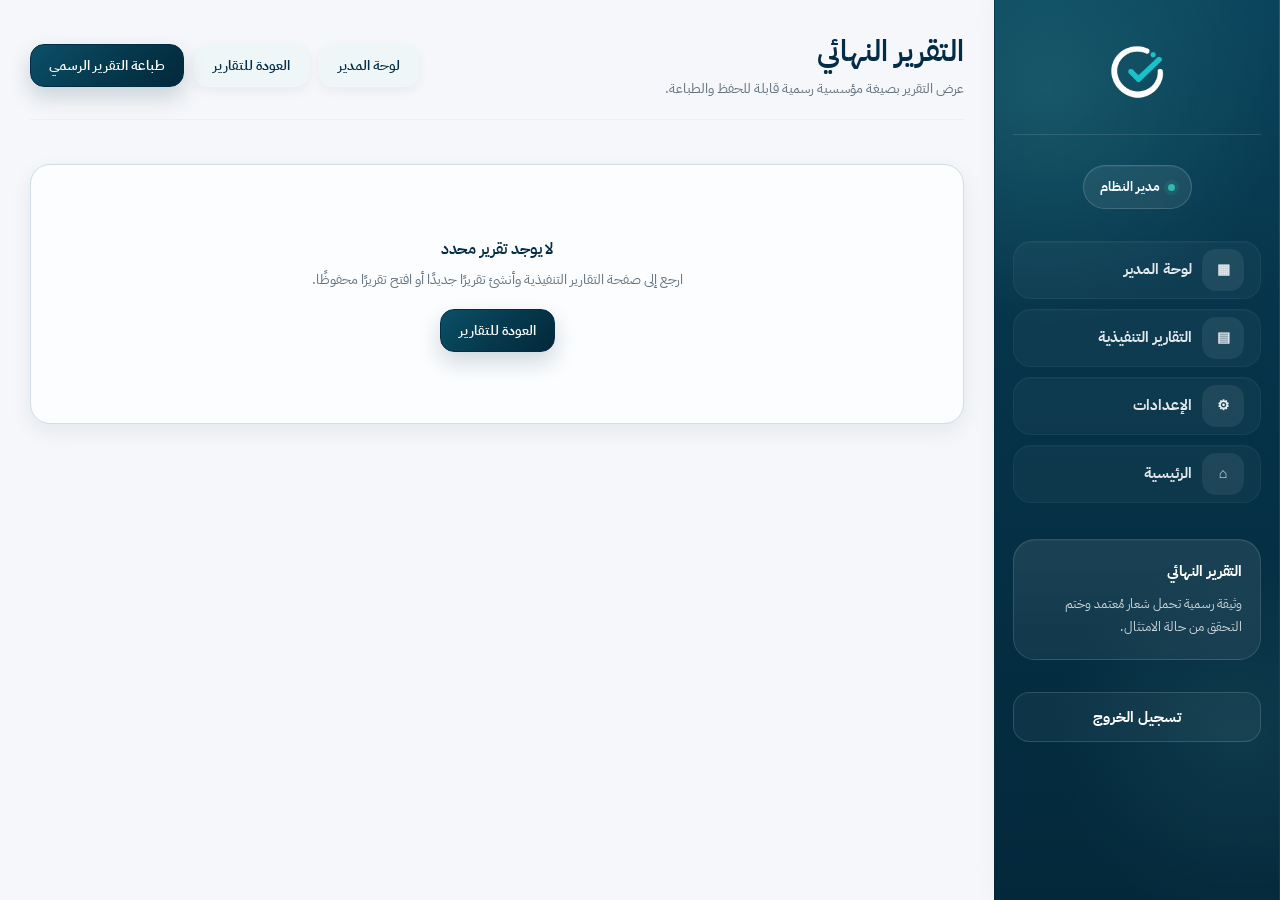
<file: final-report.html>
<!DOCTYPE html>
<html dir="rtl" lang="ar">
<head>
<meta charset="utf-8"/>
<meta name="viewport" content="width=device-width, initial-scale=1.0"/>
<title>التقرير النهائي | مُعتمد</title>
<link rel="icon" type="image/png" href="lo.png"/>
<style>
@import url("https://fonts.googleapis.com/css2?family=Alexandria:wght@400;500;600;700;800&family=Tajawal:wght@400;500;700;800&display=swap");

:root{
  --navy:#002134; --navy-2:#011E2F; --navy-3:#023a55; --navy-deep:#03141E;
  --accent:#837FD8; --accent-lt:#a9a6e6;
  --green:#2F7d5b; --orange:#B06A0E; --red:#C0463A;
  --bg:#F4F6FA; --text:#002134; --muted:#5b6b76; --line:#E3E6F0;
  --shadow:0 22px 55px rgba(0,33,52,.16);
  --softShadow:0 12px 30px rgba(0,33,52,.08);
}
*{box-sizing:border-box;margin:0;padding:0}
body{
  min-height:100vh;font-family:"Tajawal",Arial,sans-serif;
  background:
    radial-gradient(circle at 90% 0%, rgba(0,33,52,0.06), transparent 26%),
    var(--bg);
  color:var(--text);direction:rtl;line-height:1.85;
}
a{text-decoration:none;color:inherit}
button{font-family:inherit}

.app{min-height:100vh;display:grid;grid-template-columns:282px 1fr}
.sidebar{
  position:sticky;top:0;height:100vh;padding:24px 18px;color:#fff;overflow-y:auto;
  background:
    radial-gradient(circle at 20% 12%, rgba(131,127,216,0.22), transparent 30%),
    linear-gradient(180deg,#023a55 0%,#002134 55%,#03141E 100%);
}
.brand{display:flex;align-items:center;padding:6px 8px 24px;border-bottom:1px solid rgba(255,255,255,.10);margin-bottom:20px}
.brand img{width:150px;height:auto;display:block;object-fit:contain}
.role-pill{
  display:inline-flex;align-items:center;gap:8px;padding:8px 13px;border-radius:999px;
  background:rgba(255,255,255,.08);color:#EFEAFB;border:1px solid rgba(168,154,212,.45);
  font-size:12px;font-weight:600;margin-bottom:18px;
}
.role-pill::before{content:"";width:8px;height:8px;border-radius:50%;background:var(--accent-lt)}
.nav{display:grid;gap:7px}
.nav a{
  min-height:46px;padding:0 13px;display:flex;align-items:center;gap:10px;border-radius:14px;
  color:rgba(255,255,255,.78);font-size:14px;font-weight:600;transition:.18s ease;
}
.nav a:hover,.nav a.active{background:rgba(255,255,255,.12);color:#fff}
.nav-icon{
  width:28px;height:28px;border-radius:11px;display:grid;place-items:center;
  background:rgba(255,255,255,.10);color:#E4DDF7;font-size:13px;font-weight:900;
}
.sidebar-card{margin-top:22px;padding:16px;border-radius:18px;background:rgba(255,255,255,.07);border:1px solid rgba(255,255,255,.12)}
.sidebar-card h3{font-size:14px;margin-bottom:8px}
.sidebar-card p{font-size:12px;color:rgba(255,255,255,.65);line-height:1.85}
.logout{
  width:100%;min-height:44px;margin-top:18px;border:1px solid rgba(255,255,255,.16);
  background:rgba(255,255,255,.06);color:rgba(255,255,255,.85);border-radius:12px;cursor:pointer;font-weight:700;
}
.logout:hover{background:rgba(255,255,255,.11);color:#fff}

.main{padding:30px;min-width:0}
.main-inner{width:min(1120px,100%);margin:0 auto;display:grid;gap:22px}
.topbar{min-height:72px;display:flex;justify-content:space-between;align-items:center;gap:20px;flex-wrap:wrap}
.page-title h1{color:var(--navy);font-size:30px;line-height:1.3;margin-bottom:4px}
.page-title p{color:var(--muted);font-size:14px}
.top-actions{display:flex;gap:10px;flex-wrap:wrap}
.btn{
  min-height:46px;padding:0 18px;border-radius:13px;border:0;cursor:pointer;
  display:inline-flex;align-items:center;justify-content:center;gap:8px;
  font-size:14px;font-weight:700;transition:.18s ease;white-space:nowrap;
}
.btn:hover{transform:translateY(-1px)}
.btn-primary{color:#fff;background:linear-gradient(135deg,#023a55,#002134 60%,#011D2D);box-shadow:0 14px 26px rgba(0,33,52,.26)}
.btn-secondary{background:#fff;color:var(--navy);border:1px solid var(--line);box-shadow:var(--softShadow)}

/* ----------- REPORT PAPER ----------- */
.report-paper{background:#fff;border:1px solid var(--line);border-radius:30px;box-shadow:var(--shadow);overflow:hidden}
.paper-head{
  padding:32px;color:#fff;position:relative;overflow:hidden;
  display:grid;grid-template-columns:1fr 190px;gap:24px;align-items:center;
  background:
    radial-gradient(circle at 12% 18%, rgba(131,127,216,0.22), transparent 32%),
    linear-gradient(180deg,#023a55 0%,#002134 55%,#03141E 100%);
}
.paper-head>*{position:relative;z-index:1}
.paper-logo{display:flex;align-items:center;gap:14px;margin-bottom:18px}
.paper-logo img{width:170px;height:auto;display:block;object-fit:contain}
.paper-head h2{font-size:28px;line-height:1.45;margin-bottom:6px}
.paper-head p{color:#DCE7F2;font-size:14px;line-height:2;max-width:720px}
.stamp{
  width:168px;height:168px;border-radius:50%;border:3px solid rgba(168,154,212,.92);
  display:grid;place-items:center;text-align:center;transform:rotate(-8deg);
  background:rgba(131,127,216,.12);margin-inline-start:auto;
}
.stamp strong{color:#fff;font-size:26px;line-height:1.2;display:block}
.stamp span{color:#D9D5F4;font-size:10.5px;font-weight:900;display:block;margin-top:6px;line-height:1.6;padding:0 14px}

.paper-body{padding:30px;display:grid;gap:22px}
.meta-grid,.metric-grid{display:grid;grid-template-columns:repeat(4,1fr);gap:12px}
.meta-card,.metric{
  border:1px solid var(--line);background:#F8FAFD;border-radius:18px;padding:15px;
  min-height:92px;display:grid;align-content:space-between;
}
.meta-card span,.metric span{color:var(--muted);font-size:11px;font-weight:900}
.meta-card strong{color:var(--navy);font-size:17px;line-height:1.4}
.metric strong{color:var(--navy);font-size:28px;line-height:1}

.section{border:1px solid var(--line);background:#fff;border-radius:22px;overflow:hidden}
.section-head{padding:18px 20px 12px;border-bottom:1px solid var(--line);background:#FBFCFD}
.section-head h3{color:var(--navy);font-size:18px}
.section-head p{color:var(--muted);font-size:12px}
.section-body{padding:20px}
.summary-text{color:#344054;font-size:14px;line-height:2.1}

.status-layout{display:grid;grid-template-columns:1fr 300px;gap:22px;align-items:center}
.bars{display:grid;gap:12px}
.bar-row{display:grid;grid-template-columns:130px 1fr 52px;align-items:center;gap:12px}
.bar-row span{color:#344054;font-size:12px;font-weight:900}
.track{height:12px;border-radius:999px;background:#EEF1F7;overflow:hidden}
.track i{display:block;height:100%;width:0%;border-radius:inherit}
.fill-navy{background:linear-gradient(90deg,#3a5a72,#002134)}
.fill-orange{background:linear-gradient(90deg,#e2b27a,#B06A0E)}
.fill-green{background:linear-gradient(90deg,#86C9A6,#2F7d5b)}
.fill-red{background:linear-gradient(90deg,#e5a59e,#C0463A)}
.bar-row b{color:var(--navy);font-size:12px;text-align:left}

.decision-box{
  background:linear-gradient(145deg,#002134 0%,#023a55 60%,#5d59b0 130%);
  color:#fff;border-radius:20px;padding:22px;position:relative;overflow:hidden;
}
.decision-box span{color:#D9D5F4;font-size:12px;font-weight:900}
.decision-box h4{color:#fff;font-size:21px;margin:6px 0}
.decision-box p{color:#DCE7F2;font-size:12px;line-height:1.9}

.notes-box{background:#F8FAFD;border:1px solid var(--line);border-radius:18px;padding:16px;color:#344054;font-size:13px;line-height:2}
.signature-row{display:grid;grid-template-columns:1fr 1fr;gap:16px}
.signature-card{
  border:1px solid var(--line);background:#F8FAFD;border-radius:18px;padding:18px;
  min-height:116px;display:grid;align-content:space-between;
}
.signature-card span{color:var(--muted);font-size:12px;font-weight:900}
.signature-card strong{color:var(--navy);font-size:17px}

.findings-wrap{display:grid;gap:12px}
.finding-card{
  border:1px solid var(--line);border-radius:14px;background:#fff;padding:14px 16px;display:grid;gap:6px;
  border-inline-start:4px solid var(--accent);
}
.finding-card.high{border-inline-start-color:var(--red)}
.finding-card.medium{border-inline-start-color:var(--orange)}
.finding-card.low{border-inline-start-color:var(--green)}
.finding-card h4{color:var(--navy);font-size:14.5px}
.finding-card p{color:#344054;font-size:12.5px;line-height:1.85}

.empty-state{
  min-height:260px;display:grid;place-items:center;text-align:center;border:1px dashed #B6C2D2;
  border-radius:26px;background:#fff;padding:28px;box-shadow:var(--softShadow);
}
.empty-state h3{color:var(--navy);font-size:20px;margin-bottom:6px}
.empty-state p{color:var(--muted);font-size:13px;line-height:1.9;max-width:560px;margin-bottom:16px}

@media print{
  @page{size:A4;margin:14mm}
  body{background:#fff}
  .sidebar,.topbar,.no-print{display:none!important}
  .app{display:block}
  .main{padding:0}
  .main-inner{width:100%;margin:0;gap:0}
  .report-paper{border:0;box-shadow:none;border-radius:0}
  .paper-head{border-radius:0;-webkit-print-color-adjust:exact;print-color-adjust:exact}
  .decision-box,.stamp,.fill-navy,.fill-green,.fill-orange,.fill-red{-webkit-print-color-adjust:exact;print-color-adjust:exact}
  .section{break-inside:avoid}
}
@media(max-width:1180px){
  .app{grid-template-columns:1fr}
  .sidebar{position:relative;height:auto;border-radius:0 0 24px 24px}
  .nav{grid-template-columns:repeat(3,1fr)}
  .sidebar-card{display:none}
}
@media(max-width:850px){
  .paper-head,.status-layout,.signature-row{grid-template-columns:1fr}
  .stamp{margin:0 auto}
  .meta-grid,.metric-grid{grid-template-columns:1fr 1fr}
}
@media(max-width:620px){
  .main{padding:16px}
  .topbar{flex-direction:column;align-items:flex-start}
  .top-actions,.top-actions .btn{width:100%}
  .nav,.meta-grid,.metric-grid{grid-template-columns:1fr}
  .bar-row{grid-template-columns:1fr;gap:6px}
}

/* formal refinement */
.page-title h1, .paper-head h2, .section-head h3, .meta-card strong, .metric strong, .signature-card strong { font-family:"Alexandria", Arial, sans-serif; }
.topbar{padding-bottom:16px;border-bottom:1px solid var(--line)}
.btn-secondary{background:#F6F9FB;color:var(--navy);border:1px solid #D8E3EA;box-shadow:none}
.report-paper{border:1px solid #DCE6ED;box-shadow:0 24px 48px rgba(1,30,49,.12)}
.paper-head{background:radial-gradient(circle at 14% 18%, rgba(53,184,173,.14), transparent 28%), linear-gradient(145deg,#0E455D 0%,#032D46 58%,#011E31 100%)}
.stamp{border-color:rgba(189,245,237,.75);background:rgba(53,184,173,.10)}
.stamp span{color:#E1FBF8}
.section-head{background:#F7FAFC}
.meta-card,.metric,.notes-box,.signature-card{background:#FAFCFD;border-color:#E1EAF0}
.decision-box{background:linear-gradient(145deg,#032D46 0%,#0E455D 64%,#1E9084 140%)}
.summary-text,.notes-box,.finding-card p{font-size:13.5px}
@media print{
  body{background:#fff !important}
  .report-paper{border:0 !important; box-shadow:none !important}
  .paper-body{padding:18px !important}
}

</style>
  <link rel="stylesheet" href="assets/mutamad-government.css" />
</head>

<body class="final-report-page">
<div class="app">
  <aside class="sidebar no-print">
    <div class="brand"><img alt="شعار مُعتمد" src="lo.png"/><span class="brand-word">مُعتمد</span></div>
    <div class="role-pill">مدير النظام</div>
    <nav class="nav">
      <a href="executive-dashboard.html"><span class="nav-icon">▦</span> لوحة المدير</a>
      <a href="reports.html"><span class="nav-icon">▤</span> التقارير التنفيذية</a>
      <a href="admin-settings.html"><span class="nav-icon">⚙</span> الإعدادات</a>
      <a href="index.html"><span class="nav-icon">⌂</span> الرئيسية</a>
    </nav>
    <div class="sidebar-card">
      <h3>التقرير النهائي</h3>
      <p>وثيقة رسمية تحمل شعار مُعتمد وختم التحقق من حالة الامتثال.</p>
    </div>
    <button class="logout" onclick="Mutamad.logout()">تسجيل الخروج</button>
  </aside>

  <main class="main">
    <div class="main-inner">
      <header class="topbar no-print">
        <div class="page-title">
          <h1>التقرير النهائي</h1>
          <p>عرض التقرير بصيغة مؤسسية رسمية قابلة للحفظ والطباعة.</p>
        </div>
        <div class="top-actions">
          <a class="btn btn-secondary" href="executive-dashboard.html">لوحة المدير</a>
          <a class="btn btn-secondary" href="reports.html">العودة للتقارير</a>
          <button class="btn btn-primary" onclick="window.print()">طباعة التقرير الرسمي</button>
        </div>
      </header>
      <div id="reportHolder"></div>
    </div>
  </main>
</div>

<script src="assets/mutamad-app.js"></script>
<script>
  function percent(part, total){ return total ? Math.round((part/total)*100) : 0; }
  function safe(v, fb){ fb = fb === undefined ? "—" : fb; return (v === undefined || v === null || String(v).trim() === "") ? fb : String(v); }

  function findingsHtml(report){
    const findings = report.findings || (report.campaign_snapshot && report.campaign_snapshot.findings) || [];
    if (!findings.length) return "";
    return '<section class="section"><div class="section-head"><h3>ملاحظات الفحص التنظيمي</h3>' +
      '<p>الملاحظات المرصودة على محتوى الحملة ومراجعها التنظيمية.</p></div>' +
      '<div class="section-body"><div class="findings-wrap">' +
      findings.map(function(f){
        const cls = Mutamad.riskClass(f.risk_level);
        return '<div class="finding-card ' + cls + '"><h4>' + Mutamad.escapeHtml(f.claim_text) +
          ' — ' + Mutamad.riskLabel(f.risk_level) + '</h4>' +
          '<p>' + Mutamad.escapeHtml(f.reason || "") + '</p>' +
          '<p><strong>المرجع:</strong> ' + Mutamad.escapeHtml(f.rule_reference || "") + '</p></div>';
      }).join("") + '</div></div></section>';
  }

  function renderReport(){
    const report = Mutamad.getCurrentReport();
    const holder = document.getElementById("reportHolder");

    if(!report){
      holder.innerHTML =
        '<div class="empty-state"><div><h3>لا يوجد تقرير محدد</h3>' +
        '<p>ارجع إلى صفحة التقارير التنفيذية وأنشئ تقريرًا جديدًا أو افتح تقريرًا محفوظًا.</p>' +
        '<a class="btn btn-primary" href="reports.html">العودة للتقارير</a></div></div>';
      return;
    }

    const c = report.counts || {};
    const total = c.total || 0, pending = c.pending || 0, revision = c.revision || 0,
          approved = c.approved || 0, rejected = c.rejected || 0, highRisk = c.highRisk || 0;

    holder.innerHTML =
    '<article class="report-paper">' +
      '<header class="paper-head"><div>' +
        '<div class="paper-logo"><img alt="شعار مُعتمد" src="lo.png"/><span class="brand-word">مُعتمد</span></div>' +
        '<h2>' + Mutamad.escapeHtml(safe(report.title, "تقرير امتثال الحملات قبل النشر")) + '</h2>' +
        '<p>' + Mutamad.escapeHtml(safe(report.scope, "تقرير تنفيذي عام للحملات الحالية")) + '</p>' +
      '</div>' +
      '<div class="stamp"><div><strong>' + Mutamad.escapeHtml(safe(report.stamp, "مُعتمد")) + '</strong>' +
        '<span>' + Mutamad.escapeHtml(safe(report.stamp_text, "تم التحقق من حالة الامتثال.")) + '</span></div></div>' +
      '</header>' +

      '<div class="paper-body">' +
        '<section class="meta-grid">' +
          '<div class="meta-card"><span>رقم التقرير</span><strong>' + Mutamad.escapeHtml(safe(report.id)) + '</strong></div>' +
          '<div class="meta-card"><span>تاريخ الإصدار</span><strong>' + Mutamad.escapeHtml(safe(report.created_at)) + '</strong></div>' +
          '<div class="meta-card"><span>نوع التقرير</span><strong>' + (report.type === "campaign" ? "تقرير اعتماد حملة" : "تقرير تنفيذي عام") + '</strong></div>' +
          '<div class="meta-card"><span>حالة الختم</span><strong>' + Mutamad.escapeHtml(safe(report.stamp, "مُعتمد")) + '</strong></div>' +
        '</section>' +

        '<section class="section"><div class="section-head"><h3>الملخص التنفيذي</h3>' +
          '<p>قراءة مختصرة لحالة الحملات والجاهزية والمخاطر.</p></div>' +
          '<div class="section-body"><p class="summary-text"><strong>' +
            Mutamad.escapeHtml(safe(report.summary_title, "ملخص حالة الامتثال")) + '</strong><br/>' +
            Mutamad.escapeHtml(safe(report.summary_text || report.summary)) + '</p></div></section>' +

        '<section class="section"><div class="section-head"><h3>المؤشرات الرئيسية</h3>' +
          '<p>أرقام التقرير الأساسية.</p></div><div class="section-body"><div class="metric-grid">' +
          '<div class="metric"><span>إجمالي الحملات</span><strong>' + total + '</strong></div>' +
          '<div class="metric"><span>معتمدة</span><strong>' + approved + '</strong></div>' +
          '<div class="metric"><span>طلبات تعديل</span><strong>' + revision + '</strong></div>' +
          '<div class="metric"><span>عالية المخاطر</span><strong>' + highRisk + '</strong></div>' +
          '</div></div></section>' +

        '<section class="section"><div class="section-head"><h3>مسار الاعتماد</h3>' +
          '<p>توزيع الحملات حسب الحالة داخل مسار العمل.</p></div><div class="section-body">' +
          '<div class="status-layout"><div class="bars">' +
            '<div class="bar-row"><span>بانتظار المراجعة</span><div class="track"><i class="fill-navy" style="width:' + percent(pending,total) + '%"></i></div><b>' + pending + '</b></div>' +
            '<div class="bar-row"><span>طلبات تعديل</span><div class="track"><i class="fill-orange" style="width:' + percent(revision,total) + '%"></i></div><b>' + revision + '</b></div>' +
            '<div class="bar-row"><span>معتمدة</span><div class="track"><i class="fill-green" style="width:' + percent(approved,total) + '%"></i></div><b>' + approved + '</b></div>' +
            '<div class="bar-row"><span>غير معتمدة</span><div class="track"><i class="fill-red" style="width:' + percent(rejected,total) + '%"></i></div><b>' + rejected + '</b></div>' +
          '</div>' +
          '<div class="decision-box"><span>نتيجة التقرير</span><h4>' + Mutamad.escapeHtml(safe(report.stamp, "تقرير امتثال")) + '</h4>' +
            '<p>' + Mutamad.escapeHtml(safe(report.stamp_text, "تم توثيق حالة الامتثال والجاهزية للحملات.")) + '</p></div>' +
          '</div></div></section>' +

        '<section class="section"><div class="section-head"><h3>الجاهزية والمخاطر</h3>' +
          '<p>مؤشرات تدعم قرار المتابعة الإداري.</p></div><div class="section-body"><div class="metric-grid">' +
          '<div class="metric"><span>متوسط الجاهزية</span><strong>' + (report.average_readiness == null ? "—" : report.average_readiness + "%") + '</strong></div>' +
          '<div class="metric"><span>نسبة المخاطر العالية</span><strong>' + safe(report.risk_rate, 0) + '%</strong></div>' +
          '<div class="metric"><span>معدل الاعتماد</span><strong>' + safe(report.approval_rate, 0) + '%</strong></div>' +
          '<div class="metric"><span>معدل طلبات التعديل</span><strong>' + safe(report.revision_rate, 0) + '%</strong></div>' +
          '</div></div></section>' +

        findingsHtml(report) +

        '<section class="section"><div class="section-head"><h3>التوصية الإدارية</h3>' +
          '<p>التوجيه المقترح بناءً على مؤشرات التقرير.</p></div>' +
          '<div class="section-body"><div class="notes-box">' + Mutamad.escapeHtml(safe(report.recommendation, "لا توجد توصية مسجلة.")) + '</div></div></section>' +

        '<section class="section"><div class="section-head"><h3>ملاحظات المدير</h3>' +
          '<p>ملاحظات إضافية تظهر ضمن التقرير النهائي.</p></div>' +
          '<div class="section-body"><div class="notes-box">' + Mutamad.escapeHtml(safe(report.manager_notes, "لا توجد ملاحظات إضافية من المدير.")) + '</div></div></section>' +

        '<section class="signature-row">' +
          '<div class="signature-card"><span>صادر بواسطة</span><strong>منصة مُعتمد لحوكمة الامتثال</strong></div>' +
          '<div class="signature-card"><span>حالة التوثيق</span><strong>' + Mutamad.escapeHtml(safe(report.stamp, "موثّق")) + '</strong></div>' +
        '</section>' +
      '</div>' +
    '</article>';
  }

  renderReport();
</script>
</body>
</html>
</file>
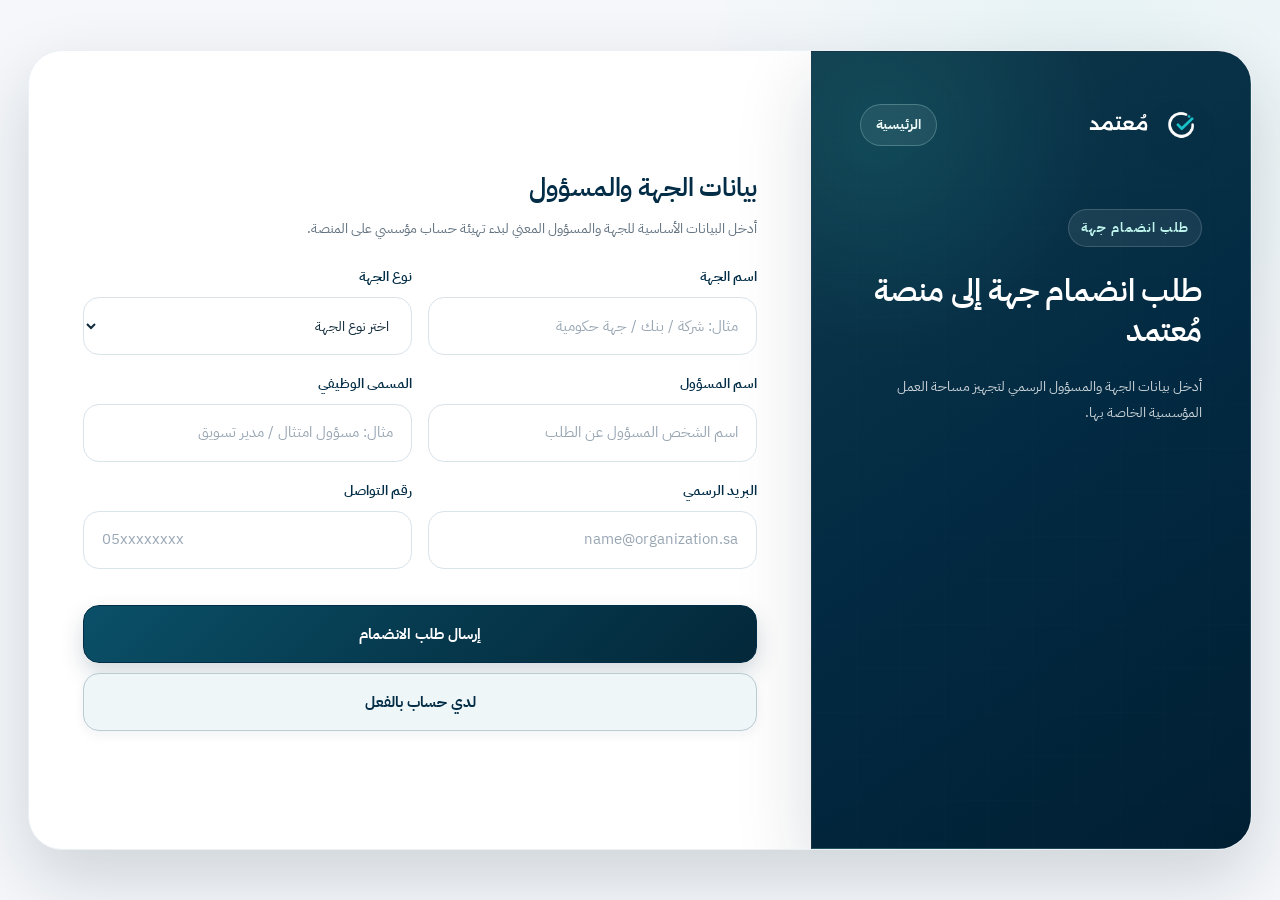
<file: join.html>
<!DOCTYPE html>

<html dir="rtl" lang="ar">
<head>
<meta charset="utf-8"/>
<meta content="width=device-width, initial-scale=1.0" name="viewport"/>
<title>طلب الانضمام | مُعتمد</title>
<style>
    @import url("https://fonts.googleapis.com/css2?family=IBM+Plex+Sans+Arabic:wght@300;400;500;600;700&display=swap");

    :root {
      --navy: #002134;
      --navy-2: #002134;
      --navy-3: #023a55;
      --teal: #837FD8;
      --teal-dark: #023a55;
      --gold: #966769;
      --bg: #F6F8FA;
      --white: #FFFFFF;
      --text: #002134;
      --muted: #6B7392;
      --line: #E3E6F0;
      --soft: #EEF3F7;
      --teal-soft: #EEEBF6;
      --shadow: 0 24px 70px rgba(0,33,52, 0.16);
      --shadow-soft: 0 14px 36px rgba(0,33,52, 0.08);
    }

    * {
      box-sizing: border-box;
      margin: 0;
      padding: 0;
    }

    body {
      min-height: 100vh;
      font-family: "IBM Plex Sans Arabic", Arial, sans-serif;
      background: #FFFFFF;
      color: var(--text);
      direction: rtl;
    }

    .page {
      min-height: 100vh;
      display: grid;
      place-items: center;
      padding: 28px;
    }

    .join-shell {
      width: min(1420px, 100%);
      min-height: 800px;
      display: grid;
      grid-template-columns: 0.72fr 1.28fr;
      background: rgba(255,255,255,0.78);
      backdrop-filter: blur(18px);
      border: 1px solid rgba(255,255,255,0.78);
      border-radius: 38px;
      overflow: hidden;
      box-shadow: var(--shadow);
      position: relative;
      z-index: 1;
    }

    .side {
      position: relative;
      padding: 52px 48px;
      color: white;
      overflow: hidden;
      background:
        radial-gradient(circle at 20% 22%, rgba(131,127,216,0.30), transparent 30%),
        radial-gradient(circle at 86% 14%, rgba(231,143,129,0.16), transparent 28%),
        linear-gradient(145deg, #002134 0%, #002134 55%, #0C3449 100%);
    }

    .side::before {
      content: "";
      position: absolute;
      inset: 0;
      background-image:
        linear-gradient(rgba(255,255,255,0.04) 1px, transparent 1px),
        linear-gradient(90deg, rgba(255,255,255,0.04) 1px, transparent 1px);
      background-size: 44px 44px;
      opacity: 0.45;
    }

    .side > * {
      position: relative;
      z-index: 1;
    }

    .top-nav {
      display: flex;
      justify-content: space-between;
      align-items: center;
      gap: 20px;
    }

    .logo {
      width: 158px;
      height: auto;
      display: block;
      object-fit: contain;
      filter: drop-shadow(0 16px 24px rgba(0,0,0,0.20));
    }

    .home-link {
      color: rgba(255,255,255,0.72);
      font-size: 13px;
      font-weight: 600;
      padding: 9px 13px;
      border-radius: 999px;
      border: 1px solid rgba(255,255,255,0.16);
      background: rgba(255,255,255,0.06);
    }

    .home-link:hover {
      color: white;
      background: rgba(255,255,255,0.10);
    }

    .side-content {
      margin-top: 88px;
      max-width: 520px;
    }

    .eyebrow {
      display: inline-flex;
      align-items: center;
      gap: 8px;
      padding: 8px 14px;
      border-radius: 999px;
      background: rgba(255,255,255,0.08);
      border: 1px solid rgba(255,255,255,0.20);
      color: #EEEBF6;
      font-weight: 700;
      font-size: 13px;
      margin-bottom: 24px;
    }

    .side-content h1 {
      font-size: 44px;
      line-height: 1.32;
      margin-bottom: 22px;
      letter-spacing: -0.6px;
    }

    .side-content p {
      color: #DCE7F2;
      font-size: 16.5px;
      line-height: 2;
      font-weight: 300;
    }

    .form-side {
      padding: 62px 68px;
      display: grid;
      align-items: center;
    }

    .form-card {
      width: 100%;
      max-width: 760px;
      margin: auto;

    }

    .card-head {
      margin-bottom: 40px;
    }

    .card-head span {
      display: inline-flex;
      padding: 8px 13px;
      border-radius: 999px;
      background: var(--teal-soft);
      color: var(--teal-dark);
      font-size: 12px;
      font-weight: 700;
      margin-bottom: 14px;
    }

    .card-head h2 {
      font-size: 34px;
      color: var(--navy);
      line-height: 1.32;
      margin-bottom: 10px;
    }

    .card-head p {
      color: var(--muted);
      font-size: 14.5px;
      line-height: 1.9;
    }

    .form-grid {
      display: grid;
      grid-template-columns: 1fr 1fr;
      gap: 28px;
    }

    .field label {
      display: block;
      color: #344054;
      font-size: 14px;
      font-weight: 700;
  margin-bottom: 4px; 


    }

    .field input,
    .field select {
      width: 100%;
      height: 58px;
      border: 1px solid #D8E0E8;
      border-radius: 17px;
      background: white;
      color: var(--text);
      outline: none;
      transition: 0.2s ease;
      font-size: 14.5px;
      padding: 0 18px;
    }

    /* تغيير خط الـ Placeholder */
    .field input::placeholder,
    .field select::placeholder {
      color: #9CA3AF;
      font-weight: 400;
      font-size: 14.5px;
    }

    .field input:focus,
    .field select:focus {
      border-color: var(--teal);
      box-shadow: 0 0 0 4px rgba(131,127,216,0.12);
    }

    .actions {
      margin-top: 42px;
    }

    .btn {
      min-height: 58px;
      border-radius: 17px;
      border: 0;
      cursor: pointer;
      display: inline-flex;
      align-items: center;
      justify-content: center;
      padding: 0 28px;
      font-size: 15.5px;
      font-weight: 800;           /* خط أقوى للزر */
      transition: 0.2s ease;
      white-space: nowrap;
    }

    .btn:hover {
      transform: translateY(-1px);
    }

    .btn-primary {
      width: 100%;
      color: white;
      background: linear-gradient(135deg, var(--teal), var(--teal-dark));
      box-shadow: 0 16px 30px rgba(131,127,216,0.24);
    }

    .success {
      display: none;
      margin-top: 20px;
      padding: 15px 16px;
      border-radius: 18px;
      background: #ECFDF5;
      color: #067647;
      border: 1px solid #ABEFC6;
      font-size: 13px;
      font-weight: 700;
    }

    @media (max-width: 1050px) {
      .join-shell {
        grid-template-columns: 1fr;
      }
      .side, .form-side {
        padding: 42px 32px;
      }
    }

    @media (max-width: 700px) {
      .form-grid {
        grid-template-columns: 1fr;
        gap: 22px;
      }
      .join-shell {
        border-radius: 26px;
      }
    }

.home-link {
  text-decoration: none !important;
}


    ::placeholder {
  font-family: "IBM Plex Sans Arabic";
  font-weight: 300;
}

.field input,
.field select {
  font-family: "IBM Plex Sans Arabic";
  font-weight: 400;
}

.btn-primary {
  font-family: "IBM Plex Sans Arabic";
  font-weight: 700;
}


.actions {
  display: flex;
  flex-direction: column;
  gap: 12px;
  margin-top: 36px;
}
.actions .btn { width: 100%; }

.btn {
  min-height: 56px;
  border-radius: 17px;
  border: none;
  cursor: pointer;
  display: inline-flex;
  align-items: center;
  justify-content: center;
  padding: 0 26px;
  font-family: "IBM Plex Sans Arabic";
  font-weight: 600;
  font-size: 15px;
  text-decoration: none;
  white-space: nowrap;
}

.btn-primary {
  background: linear-gradient(135deg, var(--navy-3), var(--navy));
  color: white;
  box-shadow: 0 16px 30px rgba(0,33,52,0.24);
}

.btn-secondary {
  background: white;
  border: 1px solid var(--line);
  color: var(--navy);
}


.form-grid {
  display: grid;
  grid-template-columns: 1fr 1fr; /* عمودين متساويين */
  gap: 28px;
  align-items: stretch; /* يخلي كل البوكسات بنفس الارتفاع */

}
  </style>
<link rel="icon" type="image/png" href="lo.png" />
<link href="assets/mutamad-theme.css" rel="stylesheet"/>  <link rel="stylesheet" href="assets/mutamad-government.css" />
</head>
<body class="join-page">
<main class="page">
<section class="join-shell">
<!-- الجانب الأخضر -->
<aside class="side">
<div>
<div class="top-nav">
<a href="index.html">
<img alt="شعار مُعتمد" class="logo" src="lo.png"/>
<span class="brand-word">مُعتمد</span>
</a>
<a class="home-link" href="index.html">الرئيسية</a>
</div>
<div class="side-content">
<span class="eyebrow">طلب انضمام جهة</span>
<h1>طلب انضمام جهة إلى منصة مُعتمد</h1>
<p>
            أدخل بيانات الجهة والمسؤول الرسمي لتجهيز مساحة العمل المؤسسية الخاصة بها.
            </p>
</div>
</div>
</aside>
<!-- الجانب الأبيض -->
<section class="form-side">
<div class="form-card">
<div class="card-head">
<h2>بيانات الجهة والمسؤول</h2>
<p>أدخل البيانات الأساسية للجهة والمسؤول المعني لبدء تهيئة حساب مؤسسي على المنصة.</p>
</div>
<form id="joinForm">
<div class="form-grid">
<div class="field">
<label for="orgName">اسم الجهة</label>
<input id="orgName" placeholder="مثال: شركة / بنك / جهة حكومية" required="" type="text"/>
</div>
<div class="field">
<label for="orgType">نوع الجهة</label>
<select id="orgType" required="">
<option value="">اختر نوع الجهة</option>
<option value="financial">جهة مالية</option>
<option value="fintech">شركة تقنية مالية</option>
<option value="government">جهة حكومية</option>
<option value="commercial">جهة تجارية</option>
<option value="other">أخرى</option>
</select>
</div>
<div class="field">
<label for="managerName">اسم المسؤول</label>
<input id="managerName" placeholder="اسم الشخص المسؤول عن الطلب" required="" type="text"/>
</div>
<div class="field">
<label for="jobTitle">المسمى الوظيفي</label>
<input id="jobTitle" placeholder="مثال: مسؤول امتثال / مدير تسويق" required="" type="text"/>
</div>
<div class="field">
<label for="email">البريد الرسمي</label>
<input id="email" placeholder="name@organization.sa" required="" type="email"/>
</div>
<div class="field">
<label for="phone">رقم التواصل</label>
<input id="phone" placeholder="05xxxxxxxx" required="" type="tel"/>
</div>
</div>
<div class="actions">
<button class="btn btn-primary" type="submit">إرسال طلب الانضمام</button>
<button class="btn btn-secondary" type="button" onclick="location.href='login.html'">لدي حساب بالفعل</button>
</div>
<div class="success" id="successBox">
              تم استلام طلب الانضمام بنجاح.
            </div>
</form>
</div>
</section>
</section>
</main>
<script src="assets/mutamad-app.js"></script>
<script>
    const joinForm = document.getElementById("joinForm");
    const successBox = document.getElementById("successBox");

    joinForm.addEventListener("submit", function (event) {
      event.preventDefault();

      const request = {
        organization_name: document.getElementById("orgName").value,
        organization_type: document.getElementById("orgType").value,
        manager_name: document.getElementById("managerName").value,
        job_title: document.getElementById("jobTitle").value,
        email: document.getElementById("email").value,
        phone: document.getElementById("phone").value,
        created_at: new Date().toISOString()
      };

      localStorage.setItem("mutamad_join_request", JSON.stringify(request));

      successBox.style.display = "block";
      joinForm.reset();

      setTimeout(() => successBox.style.display = "none", 5000);
    });
  </script>
</body>
</html>
</file>
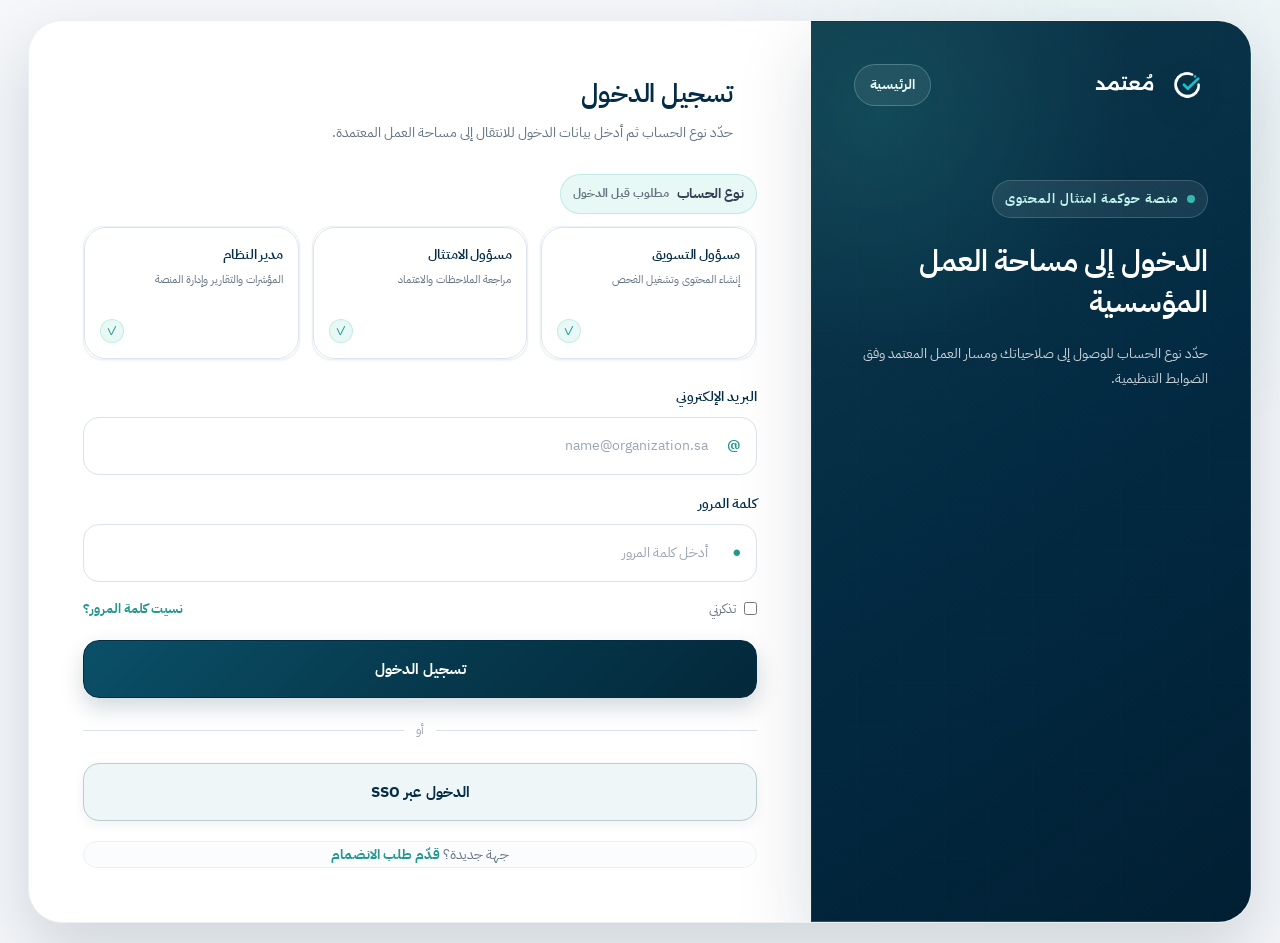
<file: login.html>
<!DOCTYPE html>

<html dir="rtl" lang="ar">
<head>
<meta charset="utf-8"/>
<meta content="width=device-width, initial-scale=1.0" name="viewport"/>
<title>تسجيل الدخول | مُعتمد</title>
<style>
    @import url("https://fonts.googleapis.com/css2?family=IBM+Plex+Sans+Arabic:wght@300;400;500;600;700&display=swap");

    :root {
      --navy: #002134;
      --navy-2: #002134;
      --navy-3: #023a55;
      --teal: #837FD8;
      --teal-dark: #023a55;
      --gold: #966769;
      --white: #FFFFFF;
      --text: #002134;
      --muted: #6B7392;
      --line: #E3E6F0;
      --teal-soft: #EEEBF6;
      --shadow: 0 24px 70px rgba(0,33,52, 0.16);
      --shadow-soft: 0 14px 36px rgba(0,33,52, 0.08);
    }

    * {
      box-sizing: border-box;
      margin: 0;
      padding: 0;
    }

    body {
      min-height: 100vh;
      font-family: "IBM Plex Sans Arabic", Arial, sans-serif;
      background: #FFFFFF;
      color: var(--text);
      direction: rtl;
    }

    a {
      color: inherit;
      text-decoration: none;
    }

    button,
    input {
      font-family: inherit;
    }

    .page {
      min-height: 100vh;
      display: grid;
      place-items: center;
      padding: 20px;
      position: relative;
    }

    .login-shell {
      width: min(1280px, 100%);
      min-height: 680px;
      display: grid;
      grid-template-columns: 0.92fr 1.08fr;
      background: rgba(255,255,255,0.98);
      backdrop-filter: blur(18px);
      border: 1px solid rgba(255,255,255,0.85);
      border-radius: 38px;
      overflow: hidden;
      box-shadow: var(--shadow);
      position: relative;
      z-index: 1;
    }

    .visual-side {
      position: relative;
      padding: 42px;
      color: white;
      overflow: hidden;
      background:
        radial-gradient(circle at 20% 22%, rgba(131,127,216,0.30), transparent 30%),
        radial-gradient(circle at 86% 14%, rgba(231,143,129,0.16), transparent 28%),
        linear-gradient(145deg, #002134 0%, #002134 55%, #0C3449 100%);
    }

    .visual-side::before {
      content: "";
      position: absolute;
      inset: 0;
      background-image:
        linear-gradient(rgba(255,255,255,0.04) 1px, transparent 1px),
        linear-gradient(90deg, rgba(255,255,255,0.04) 1px, transparent 1px);
      background-size: 44px 44px;
      opacity: 0.45;
    }

    .visual-side > * {
      position: relative;
      z-index: 1;
    }

    .top-nav {
      display: flex;
      justify-content: space-between;
      align-items: center;
      gap: 20px;
    }

    .logo {
      width: 148px;
      height: auto;
      display: block;
      object-fit: contain;
      filter: drop-shadow(0 16px 24px rgba(0,0,0,0.20));
    }

    .home-link {
      color: rgba(255,255,255,0.72);
      font-size: 13px;
      font-weight: 600;
      padding: 9px 13px;
      border-radius: 999px;
      border: 1px solid rgba(255,255,255,0.16);
      background: rgba(255,255,255,0.06);
    }

    .home-link:hover {
      color: white;
      background: rgba(255,255,255,0.10);
    }

    .visual-content {
      margin-top: 74px;
      max-width: 560px;
    }

    .eyebrow {
      display: inline-flex;
      align-items: center;
      gap: 8px;
      padding: 8px 14px;
      border-radius: 999px;
      background: rgba(255,255,255,0.08);
      border: 1px solid rgba(255,255,255,0.20);
      color: #EEEBF6;
      font-weight: 700;
      font-size: 13px;
      margin-bottom: 22px;
    }

    .eyebrow::before {
      content: "";
      width: 8px;
      height: 8px;
      border-radius: 50%;
      background: var(--teal);
    }

    .visual-content h1 {
      font-size: 42px;
      line-height: 1.35;
      margin-bottom: 18px;
      letter-spacing: -0.5px;
    }

    .visual-content p {
      color: #DCE7F2;
      font-size: 16px;
      line-height: 2;
      font-weight: 300;
    }

    .side-footer {
      position: absolute;
      right: 42px;
      left: 42px;
      bottom: 34px;
      color: rgba(255,255,255,0.56);
      font-size: 12px;
      line-height: 1.8;
    }

    .form-side {
      padding: 42px;
      display: grid;
      align-items: center;
    }

    .login-card {
      width: 100%;
      max-width: 680px;
      margin: auto;
    }

    .card-head {
      margin-bottom: 28px;
    }

    .card-head span {
      display: inline-flex;
      padding: 8px 13px;
      border-radius: 999px;
      background: var(--teal-soft);
      color: var(--teal-dark);
      font-size: 12px;
      font-weight: 700;
      margin-bottom: 14px;
    }

    .card-head h2 {
      font-size: 32px;
      color: var(--navy);
      line-height: 1.35;
      margin-bottom: 8px;
    }

    .card-head p {
      color: var(--muted);
      font-size: 14px;
      line-height: 1.9;
    }

    .role-section {
      margin-bottom: 24px;
    }

    .section-label {
      display: flex;
      justify-content: space-between;
      align-items: center;
      gap: 12px;
      margin-bottom: 12px;
    }

    .section-label label {
      color: #344054;
      font-size: 14px;
      font-weight: 700;
    }

    .section-label small {
      color: var(--muted);
      font-size: 12px;
    }

    .role-options {
      display: grid;
      grid-template-columns: repeat(3, 1fr);
      gap: 12px;
    }

    .role-option input {
      display: none;
    }

    .role-box {
      min-height: 132px;
      border: 1px solid #DCE5EE;
      border-radius: 22px;
      background: white;
      padding: 15px;
      display: flex;
      flex-direction: column;
      justify-content: space-between;
      cursor: pointer;
      transition: 0.2s ease;
      position: relative;
      overflow: hidden;
    }

    .role-box::before {
      content: "";
      position: absolute;
      inset: 0;
      background: linear-gradient(135deg, rgba(131,127,216,0.10), transparent);
      opacity: 0;
      transition: 0.2s ease;
    }

    .role-box:hover {
      transform: translateY(-3px);
      box-shadow: var(--shadow-soft);
      border-color: rgba(131,127,216,0.38);
    }

    .role-option input:checked + .role-box {
      border-color: var(--teal);
      box-shadow: 0 14px 32px rgba(131,127,216,0.16);
      background: #FCFFFE;
    }

    .role-option input:checked + .role-box::before {
      opacity: 1;
    }

    .role-main,
    .role-bottom {
      position: relative;
      z-index: 1;
    }

    .role-title {
      display: block;
      color: var(--navy);
      font-weight: 800;
      font-size: 14px;
      margin-bottom: 4px;
    }

    .role-desc {
      display: block;
      color: var(--muted);
      font-size: 11px;
      line-height: 1.6;
    }

    .check-mark {
      width: 24px;
      height: 24px;
      border-radius: 50%;
      border: 1px solid #C8D4DF;
      background: white;
      display: grid;
      place-items: center;
      margin-right: auto;
      color: white;
      font-size: 13px;
      transition: 0.2s ease;
    }

    .role-option input:checked + .role-box .check-mark {
      background: var(--teal);
      border-color: var(--teal);
    }

    .fields-grid {
      display: grid;
      gap: 15px;
    }

    .field label {
      display: block;
      margin-bottom: 8px;
      color: #344054;
      font-size: 14px;
      font-weight: 700;
    }

    .input-wrap {
      position: relative;
    }

    .input-wrap input {
      width: 100%;
      height: 54px;
      border: 1px solid #D8E0E8;
      border-radius: 17px;
      padding: 0 48px 0 14px;
      outline: none;
      color: var(--text);
      background: white;
      transition: 0.2s ease;
      font-size: 14px;
    }

    .input-wrap input:focus {
      border-color: var(--teal);
      box-shadow: 0 0 0 4px rgba(131,127,216,0.12);
    }

    .input-icon {
      position: absolute;
      right: 16px;
      top: 50%;
      transform: translateY(-50%);
      color: var(--teal-dark);
      font-weight: 800;
      font-size: 15px;
    }

    .form-row {
      margin: 16px 0 20px;
      display: flex;
      align-items: center;
      justify-content: space-between;
      gap: 12px;
      color: var(--muted);
      font-size: 13px;
    }

    .remember {
      display: flex;
      align-items: center;
      gap: 8px;
    }

    .remember input {
      accent-color: var(--teal);
    }

    .link {
      color: var(--teal-dark);
      font-weight: 700;
    }

    .btn {
      width: 100%;
      min-height: 54px;
      border-radius: 17px;
      border: 0;
      cursor: pointer;
      display: inline-flex;
      align-items: center;
      justify-content: center;
      font-size: 15px;
      font-weight: 800;
      transition: 0.2s ease;
    }

    .btn:hover {
      transform: translateY(-1px);
    }

    .btn-primary {
      color: white;
      background: linear-gradient(135deg, var(--teal), var(--teal-dark));
      box-shadow: 0 16px 30px rgba(131,127,216,0.24);
    }

    .divider {
      display: flex;
      align-items: center;
      gap: 12px;
      margin: 22px 0;
      color: #98A2B3;
      font-size: 12px;
    }

    .divider::before,
    .divider::after {
      content: "";
      flex: 1;
      height: 1px;
      background: var(--line);
    }

    .sso-btn {
      color: var(--navy);
      background: white;
      border: 1px solid var(--line);
    }

    .join-note {
      text-align: center;
      margin-top: 20px;
      color: var(--muted);
      font-size: 13px;
    }

    .error {
      display: none;
      margin-top: 12px;
      padding: 12px 14px;
      border-radius: 14px;
      background: #FFF1F0;
      color: #B42318;
      font-size: 13px;
      border: 1px solid #FFD5D2;
    }

    @media (max-width: 1050px) {
      .login-shell {
        grid-template-columns: 1fr;
      }

      .visual-side {
        min-height: 430px;
      }

      .side-footer {
        position: relative;
        right: auto;
        left: auto;
        bottom: auto;
        margin-top: 34px;
      }
    }

    @media (max-width: 700px) {
      .page {
        padding: 14px;
      }

      .login-shell {
        border-radius: 26px;
      }

      .visual-side,
      .form-side {
        padding: 26px 20px;
      }

      .visual-content {
        margin-top: 42px;
      }

      .visual-content h1 {
        font-size: 30px;
      }

      .mini-grid,
      .role-options {
        grid-template-columns: 1fr;
      }

      .card-head h2 {
        font-size: 27px;
      }

      .form-row {
        flex-direction: column;
        align-items: flex-start;
      }
    }
  </style>
<link rel="icon" type="image/png" href="lo.png" />
<link href="assets/mutamad-theme.css" rel="stylesheet"/>  <link rel="stylesheet" href="assets/mutamad-government.css" />
</head>
<body class="login-page">
<main class="page">
<section class="login-shell">
<aside class="visual-side">
<div>
<div class="top-nav">
<a href="index.html">
<img alt="شعار مُعتمد" class="logo" src="lo.png"/>
<span class="brand-word">مُعتمد</span>
</a>
<a class="home-link" href="index.html">الرئيسية</a>
</div>
<div class="visual-content">
<span class="eyebrow">منصة حوكمة امتثال المحتوى</span>
<h1>الدخول إلى مساحة العمل المؤسسية</h1>
<p>
              حدّد نوع الحساب للوصول إلى صلاحياتك ومسار العمل المعتمد وفق الضوابط التنظيمية.
            </p>
</div>
</div>
</aside>
<section class="form-side">
<div class="login-card">
<div class="card-head">
<h2>تسجيل الدخول</h2>
<p>حدّد نوع الحساب ثم أدخل بيانات الدخول للانتقال إلى مساحة العمل المعتمدة.</p>
</div>
<form id="loginForm">
<div class="role-section">
<div class="section-label">
<label>نوع الحساب</label>
<small>مطلوب قبل الدخول</small>
</div>
<div class="role-options">
<label class="role-option">
<input name="role" type="radio" value="marketing"/>
<div class="role-box">
<div class="role-main">
<strong class="role-title">مسؤول التسويق</strong>
<span class="role-desc">إنشاء المحتوى وتشغيل الفحص</span>
</div>
<div class="role-bottom">
<span class="check-mark">✓</span>
</div>
</div>
</label>
<label class="role-option">
<input name="role" type="radio" value="compliance"/>
<div class="role-box">
<div class="role-main">
<strong class="role-title">مسؤول الامتثال</strong>
<span class="role-desc">مراجعة الملاحظات والاعتماد</span>
</div>
<div class="role-bottom">
<span class="check-mark">✓</span>
</div>
</div>
</label>
<label class="role-option">
<input name="role" type="radio" value="admin"/>
<div class="role-box">
<div class="role-main">
<strong class="role-title">مدير النظام</strong>
<span class="role-desc">المؤشرات والتقارير وإدارة المنصة</span>
</div>
<div class="role-bottom">
<span class="check-mark">✓</span>
</div>
</div>
</label>
</div>
</div>
<div class="fields-grid">
<div class="field">
<label for="email">البريد الإلكتروني</label>
<div class="input-wrap">
<span class="input-icon">@</span>
<input id="email" placeholder="name@organization.sa" type="email"/>
</div>
</div>
<div class="field">
<label for="password">كلمة المرور</label>
<div class="input-wrap">
<span class="input-icon">●</span>
<input id="password" placeholder="أدخل كلمة المرور" type="password"/>
</div>
</div>
</div>
<div class="form-row">
<label class="remember">
<input type="checkbox"/>
<span>تذكرني</span>
</label>
<a class="link" href="#">نسيت كلمة المرور؟</a>
</div>
<button class="btn btn-primary" type="submit">تسجيل الدخول</button>
<div class="error" id="errorBox">
              الرجاء اختيار نوع الحساب قبل تسجيل الدخول.
            </div>
</form>
<div class="divider">أو</div>
<button class="btn sso-btn" type="button">الدخول عبر SSO</button>
<p class="join-note">
            جهة جديدة؟ <a class="link" href="join.html">قدّم طلب الانضمام</a>
</p>
</div>
</section>
</section>
</main>
<script src="assets/mutamad-app.js"></script>
<script>
    const loginForm = document.getElementById("loginForm");
    const errorBox = document.getElementById("errorBox");

    loginForm.addEventListener("submit", function (event) {
      event.preventDefault();

      const selectedRole = document.querySelector("input[name='role']:checked");

      if (!selectedRole) {
        errorBox.style.display = "block";
        return;
      }

      errorBox.style.display = "none";
      // مدير النظام يجمع مهام الإدارة والإعدادات، ويبدأ من لوحة المدير
      localStorage.setItem("mutamad_role", selectedRole.value);

      if (selectedRole.value === "marketing") {
        window.location.href = "marketing-dashboard.html";
      } else if (selectedRole.value === "compliance") {
        window.location.href = "compliance-dashboard.html";
      } else if (selectedRole.value === "admin") {
        window.location.href = "executive-dashboard.html";
      }
    });
  </script>
</body>
</html>
</file>
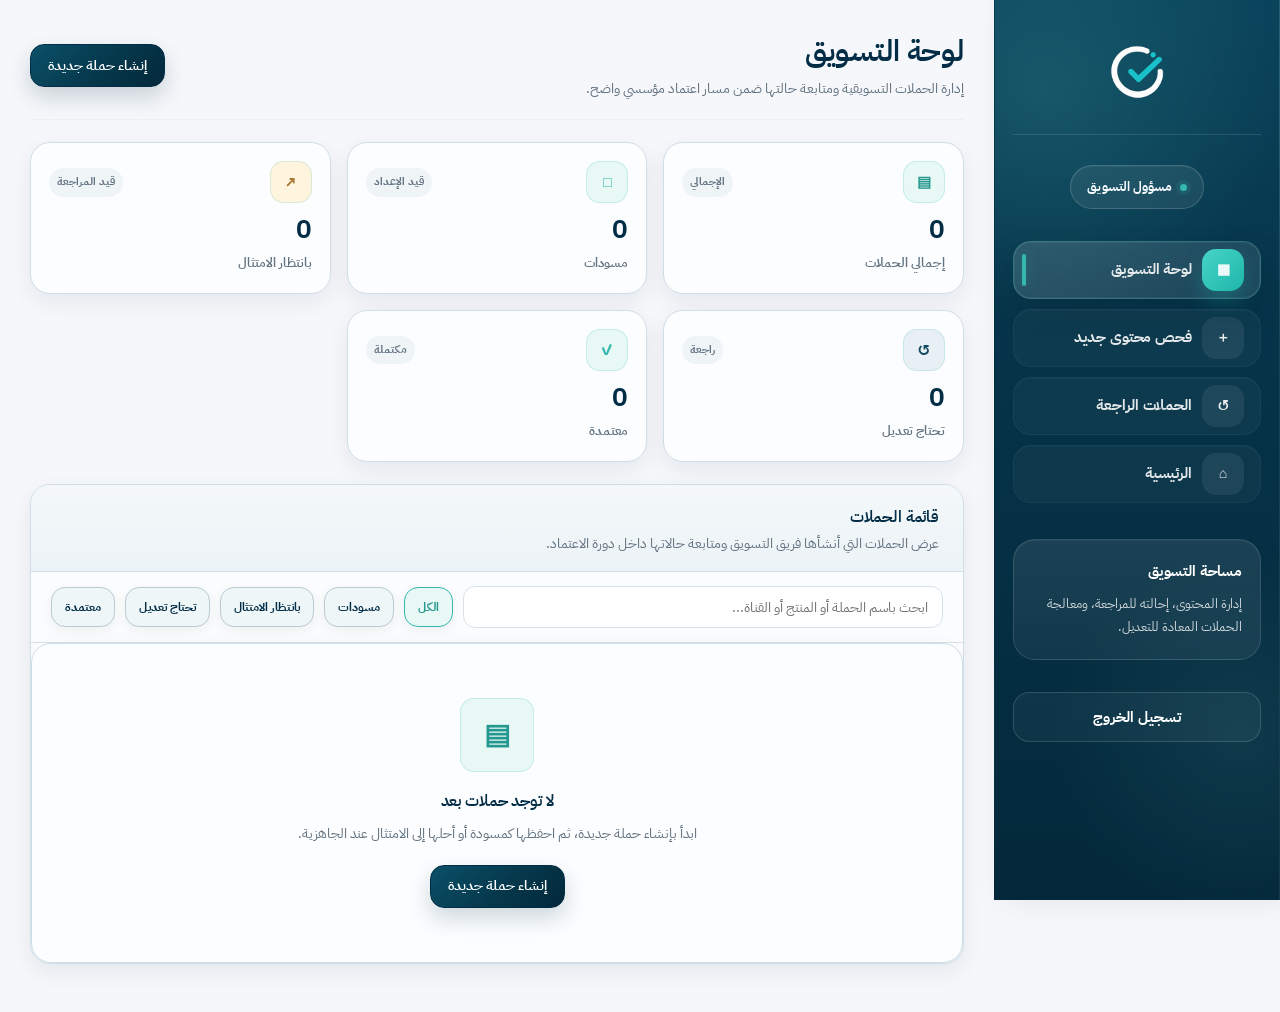
<file: marketing-dashboard.html>
<!DOCTYPE html>

<html dir="rtl" lang="ar">
<head>
<meta charset="utf-8"/>
<meta content="width=device-width, initial-scale=1.0" name="viewport"/>
<title>لوحة التسويق | مُعتمد</title>
<style>
    @import url("https://fonts.googleapis.com/css2?family=IBM+Plex+Sans+Arabic:wght@300;400;500;600;700&display=swap");

    :root {
      --navy: #002134;
      --navy-2: #002134;
      --navy-3: #023a55;
      --teal: #837FD8;
      --teal-dark: #023a55;
      --gold: #966769;
      --bg: #F6F8FA;
      --white: #FFFFFF;
      --text: #002134;
      --muted: #6B7392;
      --line: #E3E6F0;
      --soft: #EEF3F7;
      --teal-soft: #EEEBF6;
      --red: #C0463A;
      --red-soft: #FFF1F0;
      --orange: #966769;
      --orange-soft: #FFF6E6;
      --green: #3E7C68;
      --green-soft: #ECFDF3;
      --blue-soft: #ECEBF9;
      --shadow: 0 18px 45px rgba(0,33,52, 0.10);
      --shadow-soft: 0 10px 28px rgba(0,33,52, 0.07);
    }

    * {
      box-sizing: border-box;
      margin: 0;
      padding: 0;
    }

    body {
      min-height: 100vh;
      font-family: "IBM Plex Sans Arabic", Arial, sans-serif;
      background:
        radial-gradient(circle at 88% 6%, rgba(131,127,216,0.09), transparent 28%),
        radial-gradient(circle at 10% 96%, rgba(231,143,129,0.08), transparent 25%),
        var(--bg);
      color: var(--text);
      direction: rtl;
      line-height: 1.8;
    }

    a {
      text-decoration: none;
      color: inherit;
    }

    button,
    input {
      font-family: inherit;
    }

    .app {
      min-height: 100vh;
      display: grid;
      grid-template-columns: 282px 1fr;
    }

    .sidebar {
      position: sticky;
      top: 0;
      height: 100vh;
      padding: 24px 18px;
      background:
        radial-gradient(circle at 15% 20%, rgba(131,127,216,0.18), transparent 32%),
        linear-gradient(180deg, #002134 0%, #002134 54%, #002134 100%);
      color: var(--white);
      overflow-y: auto;
    }

    .brand {
      display: flex;
      align-items: center;
      gap: 12px;
      padding: 6px 8px 24px;
      border-bottom: 1px solid rgba(255,255,255,0.09);
      margin-bottom: 20px;
    }

    .brand img {
      width: 135px;
      height: auto;
      object-fit: contain;
      display: block;
    }

    .role-pill {
      display: inline-flex;
      align-items: center;
      gap: 8px;
      padding: 8px 12px;
      border-radius: 999px;
      background: rgba(131,127,216,0.13);
      color: #EEEBF6;
      border: 1px solid rgba(131,127,216,0.25);
      font-size: 12px;
      font-weight: 700;
      margin-bottom: 18px;
    }

    .role-pill::before {
      content: "";
      width: 8px;
      height: 8px;
      border-radius: 50%;
      background: var(--teal);
    }

    .nav {
      display: grid;
      gap: 7px;
    }

    .nav a {
      min-height: 46px;
      padding: 0 13px;
      display: flex;
      align-items: center;
      gap: 10px;
      border-radius: 15px;
      color: rgba(255,255,255,0.72);
      font-size: 14px;
      font-weight: 600;
      transition: 0.2s ease;
    }

    .nav a:hover,
    .nav a.active {
      background: rgba(255,255,255,0.10);
      color: var(--white);
    }

    .nav-icon {
      width: 28px;
      height: 28px;
      border-radius: 10px;
      display: grid;
      place-items: center;
      background: rgba(255,255,255,0.08);
      color: #EEEBF6;
      font-size: 13px;
      font-weight: 800;
    }

    .sidebar-card {
      margin-top: 22px;
      padding: 16px;
      border-radius: 20px;
      background: rgba(255,255,255,0.08);
      border: 1px solid rgba(255,255,255,0.10);
    }

    .sidebar-card h3 {
      font-size: 14px;
      margin-bottom: 8px;
    }

    .sidebar-card p {
      font-size: 12px;
      color: rgba(255,255,255,0.63);
      line-height: 1.8;
    }

    .logout {
      width: 100%;
      min-height: 44px;
      margin-top: 18px;
      border: 1px solid rgba(255,255,255,0.16);
      background: rgba(255,255,255,0.06);
      color: rgba(255,255,255,0.84);
      border-radius: 14px;
      cursor: pointer;
      font-weight: 700;
    }

    .logout:hover {
      background: rgba(255,255,255,0.11);
      color: white;
    }

    .main {
      padding: 26px;
      min-width: 0;
    }

    .topbar {
      min-height: 76px;
      display: flex;
      justify-content: space-between;
      align-items: center;
      gap: 20px;
      margin-bottom: 22px;
    }

    .page-title h1 {
      color: var(--navy);
      font-size: 30px;
      line-height: 1.35;
      margin-bottom: 4px;
    }

    .page-title p {
      color: var(--muted);
      font-size: 14px;
    }

    .top-actions {
      display: flex;
      align-items: center;
      gap: 10px;
      flex-wrap: wrap;
    }

    .badge {
      min-height: 42px;
      padding: 0 13px;
      border-radius: 999px;
      background: white;
      border: 1px solid var(--line);
      color: var(--muted);
      display: inline-flex;
      align-items: center;
      gap: 8px;
      font-size: 12px;
      font-weight: 700;
      box-shadow: var(--shadow-soft);
    }

    .badge::before {
      content: "";
      width: 8px;
      height: 8px;
      border-radius: 50%;
      background: var(--teal);
    }

    .btn {
      min-height: 44px;
      padding: 0 17px;
      border-radius: 14px;
      border: 0;
      cursor: pointer;
      display: inline-flex;
      align-items: center;
      justify-content: center;
      gap: 8px;
      font-size: 14px;
      font-weight: 800;
      transition: 0.2s ease;
      white-space: nowrap;
    }

    .btn:hover {
      transform: translateY(-1px);
    }

    .btn-primary {
      color: white;
      background: linear-gradient(135deg, var(--teal), var(--teal-dark));
      box-shadow: 0 14px 28px rgba(131,127,216,0.22);
    }

    .btn-secondary {
      background: white;
      color: var(--navy);
      border: 1px solid var(--line);
      box-shadow: var(--shadow-soft);
    }

    .hero {
      background:
        radial-gradient(circle at 14% 18%, rgba(131,127,216,0.16), transparent 28%),
        linear-gradient(135deg, #002134 0%, #002134 70%, #023a55 100%);
      color: white;
      border-radius: 30px;
      padding: 26px;
      box-shadow: var(--shadow);
      margin-bottom: 22px;
      display: grid;
      grid-template-columns: 1.15fr 0.85fr;
      gap: 22px;
      align-items: stretch;
      position: relative;
      overflow: hidden;
    }

    .hero::before {
      content: "";
      position: absolute;
      inset: 0;
      background-image:
        linear-gradient(rgba(255,255,255,0.035) 1px, transparent 1px),
        linear-gradient(90deg, rgba(255,255,255,0.035) 1px, transparent 1px);
      background-size: 42px 42px;
      opacity: 0.35;
    }

    .hero > * {
      position: relative;
      z-index: 1;
    }

    .eyebrow {
      display: inline-flex;
      padding: 7px 12px;
      border-radius: 999px;
      background: rgba(255,255,255,0.08);
      border: 1px solid rgba(255,255,255,0.16);
      color: #EEEBF6;
      font-size: 12px;
      font-weight: 800;
      margin-bottom: 12px;
    }

    .hero h2 {
      font-size: 28px;
      line-height: 1.45;
      margin-bottom: 10px;
      max-width: 900px;
    }

    .hero p {
      color: #DCE7F2;
      font-size: 14px;
      line-height: 2;
      font-weight: 300;
      max-width: 850px;
    }

    .hero-card {
      padding: 20px;
      border-radius: 24px;
      background: rgba(255,255,255,0.10);
      border: 1px solid rgba(255,255,255,0.14);
      backdrop-filter: blur(10px);
      display: grid;
      gap: 12px;
      align-content: center;
    }

    .hero-row {
      padding: 13px 14px;
      border-radius: 16px;
      background: rgba(255,255,255,0.08);
      border: 1px solid rgba(255,255,255,0.10);
      display: flex;
      justify-content: space-between;
      align-items: center;
      gap: 14px;
    }

    .hero-row span {
      color: rgba(255,255,255,0.68);
      font-size: 13px;
      font-weight: 700;
    }

    .hero-row strong {
      font-size: 22px;
      color: white;
      line-height: 1;
    }

    .kpi-grid {
      display: grid;
      grid-template-columns: repeat(5, 1fr);
      gap: 14px;
      margin-bottom: 22px;
    }

    .kpi {
      background: white;
      border: 1px solid var(--line);
      border-radius: 22px;
      padding: 18px;
      box-shadow: var(--shadow-soft);
      min-height: 132px;
      display: grid;
      align-content: space-between;
    }

    .kpi-top {
      display: flex;
      justify-content: space-between;
      align-items: center;
      gap: 10px;
      margin-bottom: 12px;
    }

    .kpi-icon {
      width: 42px;
      height: 42px;
      border-radius: 15px;
      display: grid;
      place-items: center;
      background: var(--teal-soft);
      color: var(--teal-dark);
      font-weight: 900;
    }

    .kpi small {
      font-size: 11px;
      font-weight: 800;
      padding: 5px 8px;
      border-radius: 999px;
      background: var(--soft);
      color: var(--muted);
    }

    .kpi strong {
      display: block;
      color: var(--navy);
      font-size: 26px;
      line-height: 1.2;
      margin-bottom: 4px;
    }

    .kpi span {
      color: var(--muted);
      font-size: 13px;
      font-weight: 600;
    }

    .panel {
      background: white;
      border: 1px solid var(--line);
      border-radius: 26px;
      box-shadow: var(--shadow-soft);
      overflow: hidden;
      margin-bottom: 18px;
    }

    .panel-head {
      padding: 20px 20px 14px;
      display: flex;
      justify-content: space-between;
      align-items: flex-start;
      gap: 16px;
      border-bottom: 1px solid var(--line);
    }

    .panel-head h3 {
      color: var(--navy);
      font-size: 18px;
      line-height: 1.4;
      margin-bottom: 2px;
    }

    .panel-head p {
      color: var(--muted);
      font-size: 12px;
    }

    .table-tools {
      padding: 14px 20px;
      display: flex;
      gap: 10px;
      flex-wrap: wrap;
      align-items: center;
      border-bottom: 1px solid var(--line);
      background: #FBFCFD;
    }

    .search {
      flex: 1;
      min-width: 220px;
      height: 42px;
      border-radius: 14px;
      border: 1px solid #D8E0E8;
      padding: 0 14px;
      outline: none;
      color: var(--text);
      background: white;
    }

    .filter-btn {
      min-height: 40px;
      padding: 0 13px;
      border-radius: 999px;
      border: 1px solid var(--line);
      background: white;
      color: var(--muted);
      cursor: pointer;
      font-size: 12px;
      font-weight: 800;
    }

    .filter-btn.active,
    .filter-btn:hover {
      border-color: var(--teal);
      background: var(--teal-soft);
      color: var(--teal-dark);
    }

    .table-wrap {
      overflow-x: auto;
    }

    table {
      width: 100%;
      border-collapse: collapse;
      min-width: 1080px;
    }

    th,
    td {
      padding: 15px 18px;
      text-align: right;
      border-bottom: 1px solid var(--line);
      vertical-align: middle;
      white-space: nowrap;
    }

    th {
      color: #475467;
      font-size: 12px;
      background: #FBFCFD;
      font-weight: 800;
    }

    td {
      color: var(--text);
      font-size: 13px;
      font-weight: 600;
    }

    tr:hover td {
      background: #FCFFFE;
    }

    .campaign-name strong {
      color: var(--navy);
      font-size: 13px;
      display: block;
    }

    .campaign-name span {
      color: var(--muted);
      font-size: 11px;
      font-weight: 500;
      display: block;
      margin-top: 2px;
    }

    .status,
    .risk {
      display: inline-flex;
      align-items: center;
      justify-content: center;
      min-height: 28px;
      padding: 0 10px;
      border-radius: 999px;
      font-size: 11px;
      font-weight: 800;
    }

    .status.approved,
    .risk.low {
      background: var(--green-soft);
      color: #067647;
    }

    .status.pending_compliance,
    .risk.medium {
      background: var(--orange-soft);
      color: #B54708;
    }

    .status.needs_revision,
    .status.rejected,
    .risk.high {
      background: var(--red-soft);
      color: #B42318;
    }

    .status.draft,
    .status.revision_draft,
    .risk.unknown {
      background: var(--soft);
      color: var(--muted);
    }

    .score {
      display: inline-flex;
      align-items: center;
      gap: 8px;
      color: var(--navy);
      font-weight: 800;
    }

    .score-bar {
      width: 70px;
      height: 7px;
      border-radius: 999px;
      background: #EEF3F7;
      overflow: hidden;
    }

    .score-bar span {
      display: block;
      height: 100%;
      border-radius: inherit;
      background: var(--teal);
    }

    .action-btn {
      min-height: 36px;
      padding: 0 12px;
      border-radius: 12px;
      border: 0;
      background: var(--teal-soft);
      color: var(--teal-dark);
      cursor: pointer;
      font-weight: 900;
      font-size: 12px;
      margin-inline-start: 6px;
    }

    .action-btn.warning {
      background: var(--orange-soft);
      color: #B54708;
    }

    .action-btn.danger {
      background: var(--red-soft);
      color: #B42318;
    }

    .empty-state {
      display: grid;
      place-items: center;
      text-align: center;
      padding: 54px 24px;
    }

    .empty-icon {
      width: 74px;
      height: 74px;
      border-radius: 24px;
      display: grid;
      place-items: center;
      background: var(--teal-soft);
      color: var(--teal-dark);
      font-size: 28px;
      font-weight: 900;
      margin: 0 auto 16px;
    }

    .empty-state h4 {
      color: var(--navy);
      font-size: 19px;
      margin-bottom: 6px;
    }

    .empty-state p {
      color: var(--muted);
      font-size: 13px;
      max-width: 520px;
      line-height: 1.9;
      margin-bottom: 18px;
    }

    .note-box {
      margin-bottom: 18px;
      padding: 14px 16px;
      border-radius: 18px;
      background: var(--teal-soft);
      color: var(--teal-dark);
      font-size: 13px;
      font-weight: 700;
      line-height: 1.8;
      border: 1px solid rgba(131,127,216,0.18);
    }

    @media (max-width: 1320px) {
      .hero {
        grid-template-columns: 1fr;
      }

      .kpi-grid {
        grid-template-columns: repeat(3, 1fr);
      }
    }

    @media (max-width: 1180px) {
      .app {
        grid-template-columns: 1fr;
      }

      .sidebar {
        position: relative;
        height: auto;
        border-radius: 0 0 26px 26px;
      }

      .nav {
        grid-template-columns: repeat(3, 1fr);
      }

      .sidebar-card {
        display: none;
      }
    }

    @media (max-width: 760px) {
      .main {
        padding: 16px;
      }

      .topbar {
        flex-direction: column;
        align-items: flex-start;
      }

      .top-actions,
      .top-actions .btn,
      .badge {
        width: 100%;
      }

      .kpi-grid,
      .nav {
        grid-template-columns: 1fr;
      }

      .hero {
        padding: 20px;
        border-radius: 24px;
      }

      .hero h2 {
        font-size: 23px;
      }

      .panel-head,
      .table-tools {
        flex-direction: column;
        align-items: stretch;
      }

      .filter-btn {
        width: 100%;
      }
    }
  </style>
<link rel="icon" type="image/png" href="lo.png" />
<link href="assets/mutamad-theme.css" rel="stylesheet"/>  <link rel="stylesheet" href="assets/mutamad-government.css" />
</head>
<body>
<div class="app">
<aside class="sidebar">
<div class="brand">
<img alt="شعار مُعتمد" src="lo.png"/>
<span class="brand-word">مُعتمد</span>
</div>
<div class="role-pill">مسؤول التسويق</div>
<nav class="nav"><a class="active" href="marketing-dashboard.html"><span class="nav-icon">▦</span> لوحة التسويق</a><a href="campaign-workspace.html"><span class="nav-icon">＋</span> فحص محتوى جديد</a><a href="marketing-edit.html"><span class="nav-icon">↺</span> الحملات الراجعة</a><a href="index.html"><span class="nav-icon">⌂</span> الرئيسية</a></nav>
<div class="sidebar-card"><h3>مساحة التسويق</h3><p>إدارة المحتوى، إحالته للمراجعة، ومعالجة الحملات المعادة للتعديل.</p></div>
<button class="logout" onclick="logout()">تسجيل الخروج</button>
</aside>
<main class="main">
<header class="topbar">
<div class="page-title">
<h1>لوحة التسويق</h1>
<p>إدارة الحملات التسويقية ومتابعة حالتها ضمن مسار اعتماد مؤسسي واضح.</p>
</div>
<div class="top-actions">
<a class="btn btn-primary" href="campaign-workspace.html">إنشاء حملة جديدة</a>
</div>
</header>
<section class="kpi-grid">
<div class="kpi">
<div class="kpi-top">
<div class="kpi-icon">▤</div>
<small>الإجمالي</small>
</div>
<div>
<strong id="kpiTotal">0</strong>
<span>إجمالي الحملات</span>
</div>
</div>
<div class="kpi">
<div class="kpi-top">
<div class="kpi-icon">□</div>
<small>قيد الإعداد</small>
</div>
<div>
<strong id="kpiDraft">0</strong>
<span>مسودات</span>
</div>
</div>
<div class="kpi">
<div class="kpi-top">
<div class="kpi-icon">↗</div>
<small>قيد المراجعة</small>
</div>
<div>
<strong id="kpiPending">0</strong>
<span>بانتظار الامتثال</span>
</div>
</div>
<div class="kpi">
<div class="kpi-top">
<div class="kpi-icon">↺</div>
<small>راجعة</small>
</div>
<div>
<strong id="kpiRevision">0</strong>
<span>تحتاج تعديل</span>
</div>
</div>
<div class="kpi">
<div class="kpi-top">
<div class="kpi-icon">✓</div>
<small>مكتملة</small>
</div>
<div>
<strong id="kpiApproved">0</strong>
<span>معتمدة</span>
</div>
</div>
</section>
<section class="panel">
<div class="panel-head">
<div>
<h3>قائمة الحملات</h3>
<p>عرض الحملات التي أنشأها فريق التسويق ومتابعة حالاتها داخل دورة الاعتماد.</p>
</div>
</div>
<div class="table-tools">
<input class="search" id="searchInput" placeholder="ابحث باسم الحملة أو المنتج أو القناة..." type="text"/>
<button class="filter-btn active" data-filter="all">الكل</button>
<button class="filter-btn" data-filter="draft">مسودات</button>
<button class="filter-btn" data-filter="pending_compliance">بانتظار الامتثال</button>
<button class="filter-btn" data-filter="needs_revision">تحتاج تعديل</button>
<button class="filter-btn" data-filter="approved">معتمدة</button>
</div>
<div class="table-wrap" id="tableWrap">
<table>
<thead>
<tr>
<th>الحملة</th>
<th>نوع المنتج</th>
<th>نوع المحتوى</th>
<th>القناة</th>
<th>الحالة</th>
<th>الجاهزية</th>
<th>الخطر</th>
<th>آخر تحديث</th>
<th>الإجراء</th>
</tr>
</thead>
<tbody id="campaignTable"></tbody>
</table>
</div>
<div class="empty-state" id="emptyState">
<div>
<div class="empty-icon">▤</div>
<h4>لا توجد حملات بعد</h4>
<p>ابدأ بإنشاء حملة جديدة، ثم احفظها كمسودة أو أحلها إلى الامتثال عند الجاهزية.</p>
<a class="btn btn-primary" href="campaign-workspace.html">إنشاء حملة جديدة</a>
</div>
</div>
</section>
</main>
</div>
<script src="assets/mutamad-app.js"></script>
<script>
    const STORAGE_KEY = "mutamad_campaigns";
    const EDIT_KEY = "mutamad_current_marketing_edit_id";
    const ROLE_KEY = "mutamad_role";

    let campaigns = [];
    let activeFilter = "all";

    const filterButtons = document.querySelectorAll(".filter-btn");
    const searchInput = document.getElementById("searchInput");

    function getCampaigns() {
      const stored = localStorage.getItem(STORAGE_KEY);

      if (!stored) return [];

      try {
        const parsed = JSON.parse(stored);
        return Array.isArray(parsed) ? parsed : [];
      } catch {
        return [];
      }
    }

    function safeValue(value, fallback = "—") {
      return value && String(value).trim() !== "" ? value : fallback;
    }

    function statusLabel(status) {
      const labels = {
        draft: "مسودة",
        checking: "قيد الفحص",
        pending_compliance: "بانتظار الامتثال",
        approved: "معتمدة",
        needs_revision: "تحتاج تعديل",
        rejected: "مرفوضة",
        revision_draft: "مسودة تعديل"
      };

      return labels[status] || "غير محدد";
    }

    function riskLabel(risk) {
      const labels = {
        low: "منخفض",
        medium: "متوسط",
        high: "عالي",
        unknown: "غير محدد",
        "": "غير محدد"
      };

      return labels[risk] || "غير محدد";
    }

    function countStatus(status) {
      return campaigns.filter(item => item.status === status).length;
    }

    function refreshData() {
      campaigns = getCampaigns();

      updateMetrics();
      renderCampaigns();
    }

    function updateMetrics() {
      const total = campaigns.length;
      const draft = countStatus("draft");
      const pending = countStatus("pending_compliance");
      const revision = countStatus("needs_revision");
      const revisionDraft = countStatus("revision_draft");
      const approved = countStatus("approved");

      document.getElementById("kpiTotal").textContent = total;
      document.getElementById("kpiDraft").textContent = draft;
      document.getElementById("kpiPending").textContent = pending;
      document.getElementById("kpiRevision").textContent = revision + revisionDraft;
      document.getElementById("kpiApproved").textContent = approved;
    }

    function renderCampaigns() {
      const table = document.getElementById("campaignTable");
      const emptyState = document.getElementById("emptyState");
      const tableWrap = document.getElementById("tableWrap");

      table.innerHTML = "";

      if (!campaigns.length) {
        emptyState.style.display = "grid";
        tableWrap.style.display = "none";
        return;
      }

      emptyState.style.display = "none";
      tableWrap.style.display = "block";

      campaigns.forEach(function (campaign) {
        const readiness = Number(campaign.readiness_score || 0);
        const status = campaign.status || "draft";
        const risk = campaign.risk_level || "unknown";

        const row = document.createElement("tr");

        row.dataset.status = status;
        row.dataset.search = [
          campaign.title,
          campaign.product_type_label,
          campaign.content_type,
          campaign.channel,
          campaign.id
        ].join(" ").toLowerCase();

        row.innerHTML = `
          <td>
            <div class="campaign-name">
              <strong>${safeValue(campaign.title, "حملة بدون عنوان")}</strong>
              <span>${safeValue(campaign.id, "ID غير محدد")}</span>
            </div>
          </td>

          <td>${safeValue(campaign.product_type_label)}</td>
          <td>${safeValue(campaign.content_type)}</td>
          <td>${safeValue(campaign.channel)}</td>

          <td><span class="status ${status}">${statusLabel(status)}</span></td>

          <td>
            <span class="score">
              ${readiness}%
              <span class="score-bar"><span style="width:${readiness}%"></span></span>
            </span>
          </td>

          <td><span class="risk ${risk}">${riskLabel(risk)}</span></td>
          <td>${safeValue(campaign.updated_at)}</td>

          <td>${renderActionButtons(campaign)}</td>
        `;

        table.appendChild(row);
      });

      applyFilter();
    }

    function renderActionButtons(campaign) {
      const status = campaign.status || "draft";

      if (status === "needs_revision") {
        return `
          <button class="action-btn warning" onclick="openMarketingEdit('${campaign.id}')">
            تعديل وإعادة إرسال
          </button>
        `;
      }

      if (status === "revision_draft") {
        return `
          <button class="action-btn warning" onclick="openMarketingEdit('${campaign.id}')">
            استكمال التعديل
          </button>
        `;
      }

      if (status === "draft") {
        return `
          <button class="action-btn" onclick="openCampaignWorkspace('${campaign.id}')">
            متابعة المسودة
          </button>
        `;
      }

      if (status === "pending_compliance") {
        return `<span class="status pending_compliance">بانتظار المراجعة</span>`;
      }

      if (status === "approved") {
        return `<span class="status approved">تم الاعتماد</span>`;
      }

      if (status === "rejected") {
        return `<span class="status rejected">مرفوضة</span>`;
      }

      return `<span class="status draft">لا يوجد إجراء</span>`;
    }

    function applyFilter() {
      const rows = document.querySelectorAll("#campaignTable tr");
      const searchValue = searchInput.value.trim().toLowerCase();
      let visible = 0;

      rows.forEach(function (row) {
        const status = row.dataset.status;
        const searchable = row.dataset.search || "";

        const filterMatch = activeFilter === "all" || status === activeFilter;
        const searchMatch = searchable.includes(searchValue);

        if (filterMatch && searchMatch) {
          row.style.display = "";
          visible++;
        } else {
          row.style.display = "none";
        }
      });

      if (campaigns.length && visible === 0) {
        document.getElementById("emptyState").style.display = "grid";
      } else if (campaigns.length) {
        document.getElementById("emptyState").style.display = "none";
      }
    }

    filterButtons.forEach(function (button) {
      button.addEventListener("click", function () {
        filterButtons.forEach(btn => btn.classList.remove("active"));
        button.classList.add("active");
        activeFilter = button.dataset.filter;
        applyFilter();
      });
    });

    searchInput.addEventListener("input", applyFilter);

    function openMarketingEdit(campaignId) {
      localStorage.setItem(EDIT_KEY, campaignId);
      window.location.href = "marketing-edit.html";
    }

    function openCampaignWorkspace(campaignId) {
      localStorage.setItem("mutamad_current_campaign_id", campaignId);
      window.location.href = "campaign-workspace.html";
    }

    function logout() {
      localStorage.removeItem(ROLE_KEY);
      window.location.href = "login.html";
    }

    refreshData();
  </script>
</body>
</html>
</file>
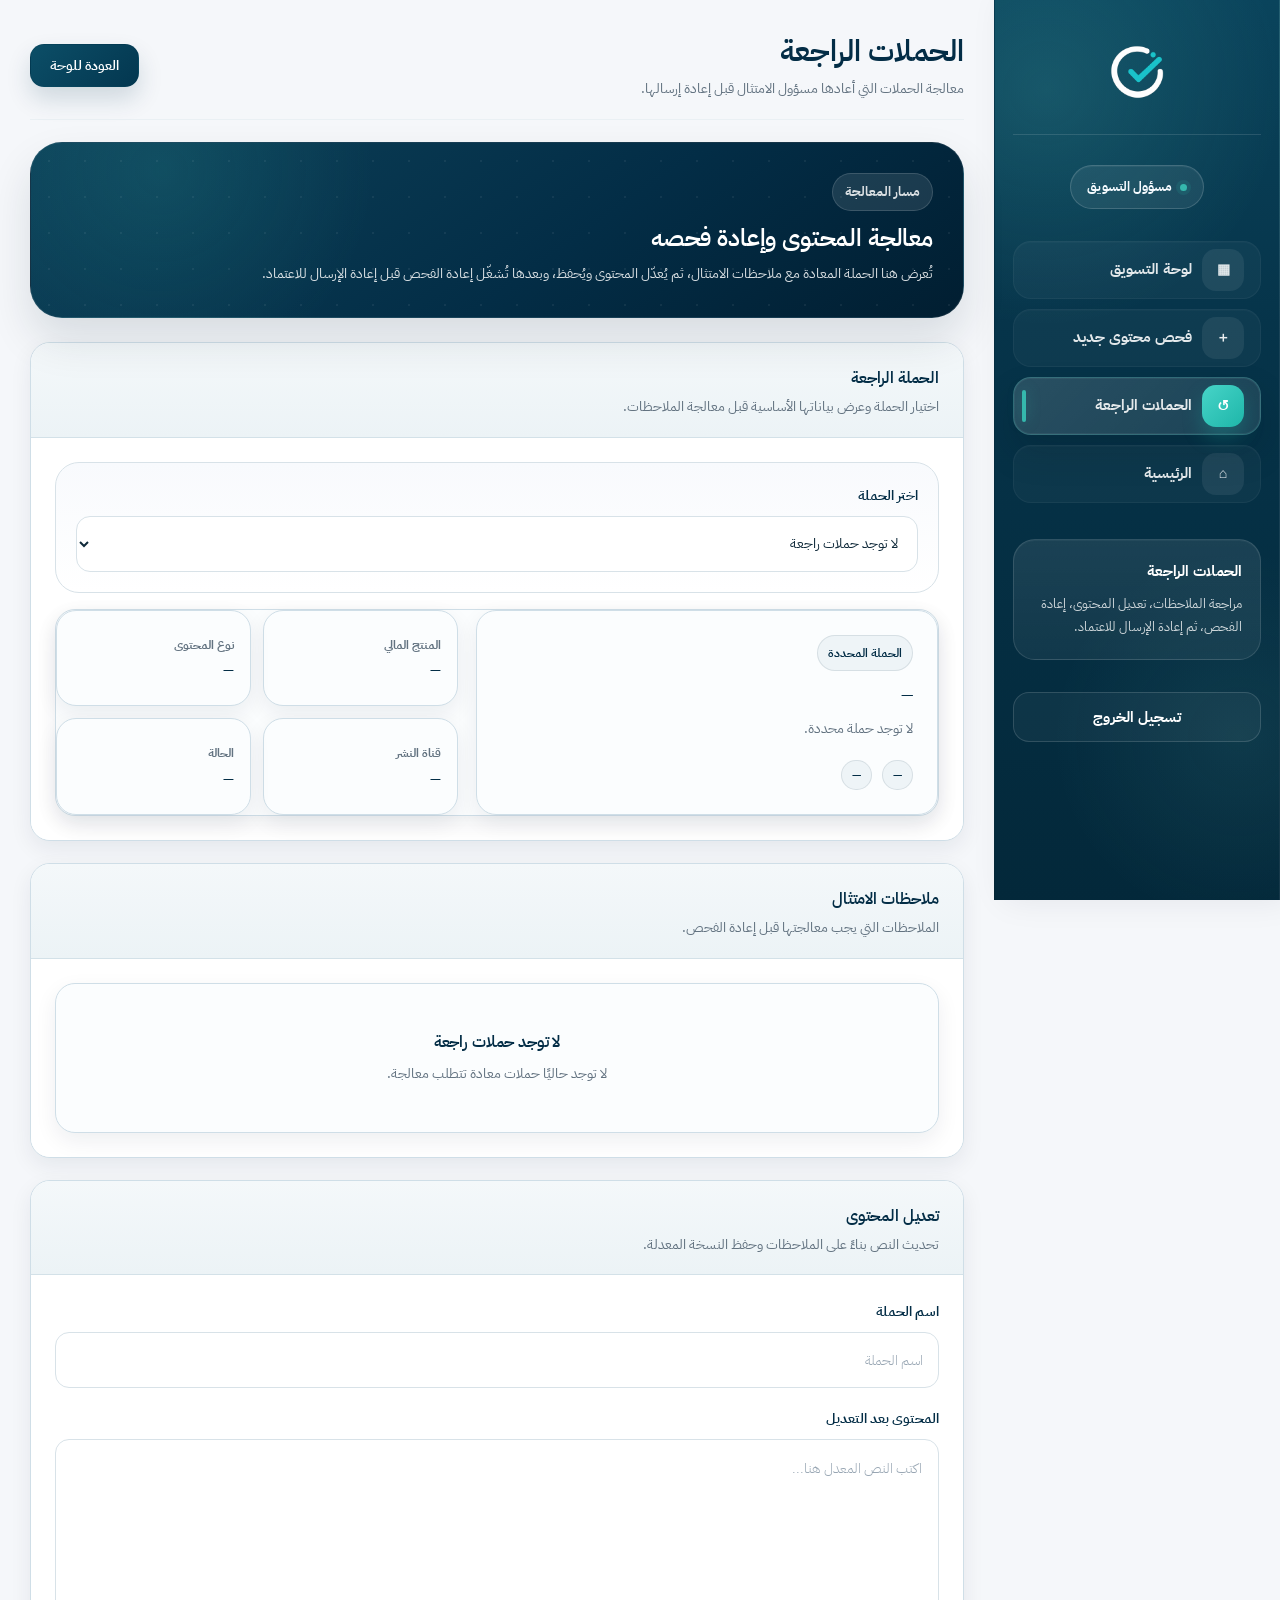
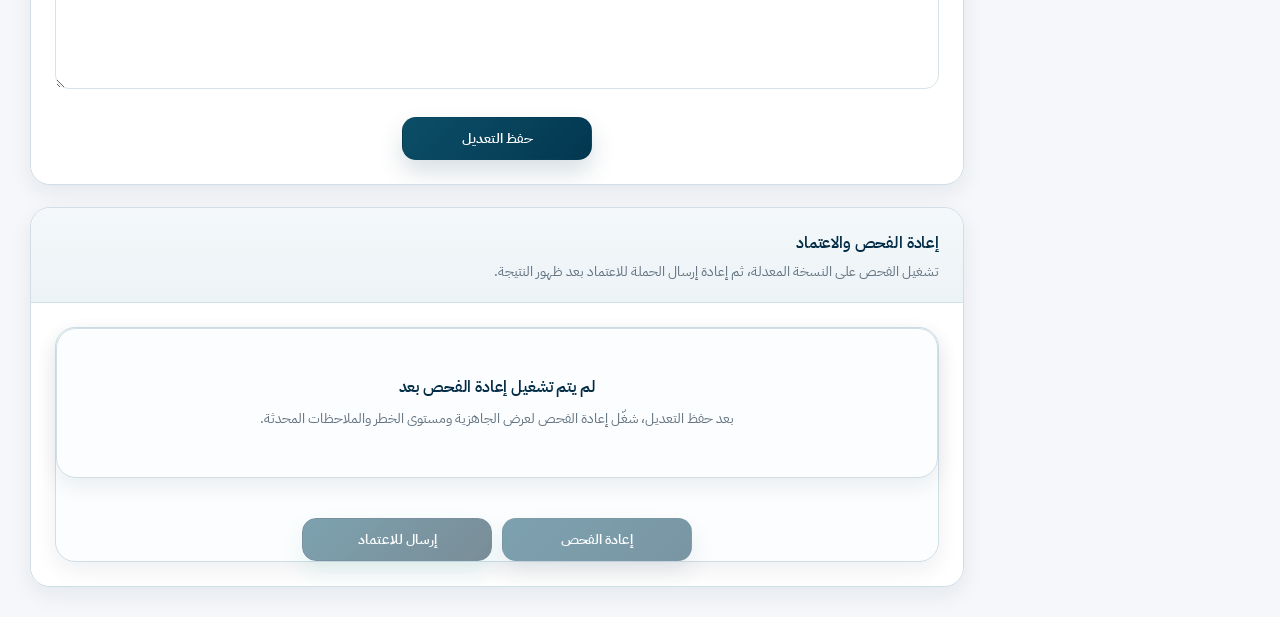
<file: marketing-edit.html>
<!DOCTYPE html>
<html dir="rtl" lang="ar">
<head>
<meta charset="utf-8"/>
<meta content="width=device-width, initial-scale=1.0" name="viewport"/>
<title>الحملات الراجعة | مُعتمد</title>

<style>
  @import url("https://fonts.googleapis.com/css2?family=IBM+Plex+Sans+Arabic:wght@300;400;500;600;700&display=swap");

  :root {
    --navy: #002134;
    --navy-2: #011E2F;
    --navy-3: #023a55;
    --blue: #837FD8;
    --blue-lt: #a9a6e6;
    --blue-main: #6863bd;
    --blue-dk: #011D2D;
    --blue-soft: #ECEBF9;
    --bg: #F4F6FA;
    --white: #FFFFFF;
    --text: #002134;
    --muted: #5b6b76;
    --line: #E3E6F0;
    --soft: #EEF1F7;
    --red-soft: #FFF1F0;
    --red: #B42318;
    --orange-soft: #FFF6E6;
    --orange: #B54708;
    --green-soft: #ECFDF3;
    --green: #067647;
    --shadow: 0 18px 45px rgba(0,33,52, 0.14);
    --shadow-soft: 0 10px 28px rgba(0,33,52, 0.08);
  }

  * {
    box-sizing: border-box;
    margin: 0;
    padding: 0;
  }

  body {
    min-height: 100vh;
    font-family: "IBM Plex Sans Arabic", Arial, sans-serif;
    background: linear-gradient(160deg, #F4F6FA 0%, #F8FAFD 48%, #F4F6FA 100%);
    color: var(--text);
    direction: rtl;
    line-height: 1.8;
  }

  a {
    color: inherit;
    text-decoration: none;
  }

  button,
  input,
  select,
  textarea {
    font-family: inherit;
  }

  .app {
    min-height: 100vh;
    display: grid;
    grid-template-columns: 282px 1fr;
  }

  .sidebar {
    position: sticky;
    top: 0;
    height: 100vh;
    padding: 24px 18px;
    background: linear-gradient(160deg, #03141E 0%, #002134 42%, #011E2F 72%, #023a55 100%);
    color: white;
    overflow-y: auto;
  }

  .sidebar::before {
    content: "";
    position: absolute;
    inset: 0;
    background-image: radial-gradient(rgba(255,255,255,0.06) 1px, transparent 1px);
    background-size: 36px 36px;
    pointer-events: none;
  }

  .sidebar > * {
    position: relative;
    z-index: 1;
  }

  .brand {
    display: flex;
    align-items: center;
    padding: 6px 8px 24px;
    border-bottom: 1px solid rgba(255,255,255,0.09);
    margin-bottom: 20px;
  }

  .brand img {
    width: 135px;
    height: auto;
    display: block;
    object-fit: contain;
  }

  .role-pill {
    display: inline-flex;
    align-items: center;
    gap: 8px;
    padding: 8px 12px;
    border-radius: 999px;
    background: rgba(131,127,216,0.16);
    color: #E4DDF7;
    border: 1px solid rgba(168,154,212,0.30);
    font-size: 12px;
    font-weight: 700;
    margin-bottom: 18px;
  }

  .role-pill::before {
    content: "";
    width: 8px;
    height: 8px;
    border-radius: 50%;
    background: var(--blue-lt);
  }

  .nav {
    display: grid;
    gap: 7px;
  }

  .nav a {
    min-height: 46px;
    padding: 0 13px;
    display: flex;
    align-items: center;
    gap: 10px;
    border-radius: 15px;
    color: rgba(255,255,255,0.72);
    font-size: 14px;
    font-weight: 600;
    transition: 0.2s ease;
  }

  .nav a:hover,
  .nav a.active {
    background: rgba(168,154,212,0.16);
    color: white;
  }

  .nav-icon {
    width: 28px;
    height: 28px;
    border-radius: 10px;
    display: grid;
    place-items: center;
    background: rgba(255,255,255,0.08);
    color: #E4DDF7;
    font-size: 13px;
    font-weight: 800;
  }

  .sidebar-card {
    margin-top: 22px;
    padding: 16px;
    border-radius: 20px;
    background: rgba(255,255,255,0.08);
    border: 1px solid rgba(255,255,255,0.10);
  }

  .sidebar-card h3 {
    font-size: 14px;
    margin-bottom: 8px;
  }

  .sidebar-card p {
    font-size: 12px;
    color: rgba(255,255,255,0.63);
    line-height: 1.8;
  }

  .logout {
    width: 100%;
    min-height: 44px;
    margin-top: 18px;
    border: 1px solid rgba(255,255,255,0.16);
    background: rgba(255,255,255,0.06);
    color: rgba(255,255,255,0.84);
    border-radius: 14px;
    cursor: pointer;
    font-weight: 700;
  }

  .logout:hover {
    background: rgba(255,255,255,0.11);
    color: white;
  }

  .main {
    padding: 30px;
    min-width: 0;
  }

  .main-inner {
    width: min(1120px, 100%);
    margin: 0 auto;
  }

  .topbar {
    min-height: 76px;
    display: flex;
    justify-content: space-between;
    align-items: center;
    gap: 20px;
    margin-bottom: 24px;
  }

  .page-title h1 {
    color: var(--navy);
    font-size: 30px;
    line-height: 1.35;
    margin-bottom: 4px;
  }

  .page-title p {
    color: var(--muted);
    font-size: 14px;
  }

  .btn {
    min-height: 46px;
    padding: 0 19px;
    border-radius: 15px;
    border: 0;
    cursor: pointer;
    display: inline-flex;
    align-items: center;
    justify-content: center;
    gap: 8px;
    font-size: 14px;
    font-weight: 800;
    transition: 0.2s ease;
    white-space: nowrap;
  }

  .btn:hover {
    transform: translateY(-1px);
  }

  .btn:disabled {
    opacity: 0.52;
    cursor: not-allowed;
    transform: none;
  }

  .btn-primary {
    color: white;
    background: linear-gradient(135deg, #837FD8 0%, #6863bd 48%, #011D2D 100%);
    box-shadow: 0 16px 32px rgba(0,33,52,0.28);
  }

  .btn-secondary {
    color: white;
    background: linear-gradient(135deg, #a9a6e6 0%, #837FD8 52%, #6863bd 100%);
    box-shadow: 0 14px 28px rgba(131,127,216,0.22);
  }

  .page-banner {
    background: linear-gradient(160deg, #03141E 0%, #002134 42%, #011E2F 72%, #023a55 100%);
    color: white;
    border-radius: 32px;
    padding: 30px;
    box-shadow: var(--shadow);
    margin-bottom: 24px;
    position: relative;
    overflow: hidden;
  }

  .page-banner::before {
    content: "";
    position: absolute;
    inset: 0;
    background-image: radial-gradient(rgba(255,255,255,0.06) 1px, transparent 1px);
    background-size: 36px 36px;
    pointer-events: none;
  }

  .page-banner > * {
    position: relative;
    z-index: 1;
  }

  .eyebrow {
    display: inline-flex;
    padding: 7px 12px;
    border-radius: 999px;
    background: rgba(131,127,216,0.16);
    border: 1px solid rgba(168,154,212,0.30);
    color: #E4DDF7;
    font-size: 12px;
    font-weight: 800;
    margin-bottom: 10px;
  }

  .page-banner h2 {
    font-size: 27px;
    line-height: 1.45;
    margin-bottom: 6px;
  }

  .page-banner p {
    color: #DCE7F2;
    font-size: 14px;
    line-height: 2;
    font-weight: 300;
    max-width: 780px;
  }

  .content-stack {
    display: grid;
    gap: 22px;
  }

  .section-card {
    background: white;
    border: 1px solid var(--line);
    border-radius: 30px;
    box-shadow: var(--shadow-soft);
    overflow: hidden;
  }

  .card-head {
    padding: 23px 26px 17px;
    border-bottom: 1px solid var(--line);
    background: linear-gradient(180deg, #FFFFFF, #FBFCFD);
  }

  .card-head h3 {
    color: var(--navy);
    font-size: 19px;
    line-height: 1.4;
    margin-bottom: 3px;
  }

  .card-head p {
    color: var(--muted);
    font-size: 12px;
  }

  .card-body {
    padding: 26px;
  }

  .campaign-layout {
    display: grid;
    gap: 18px;
  }

  .campaign-picker {
    padding: 20px;
    border: 1px solid var(--line);
    background: linear-gradient(180deg, #F8FAFD, #FFFFFF);
    border-radius: 24px;
  }

  .campaign-showcase {
    display: grid;
    grid-template-columns: 1.15fr 1fr;
    gap: 18px;
    align-items: stretch;
  }

  .campaign-hero-card {
    min-height: 190px;
    padding: 24px;
    border-radius: 28px;
    color: white;
    background: linear-gradient(145deg, #002134 0%, #011E2F 52%, #011D2D 100%);
    position: relative;
    overflow: hidden;
  }

  .campaign-hero-card::before {
    content: "";
    position: absolute;
    inset: 0;
    background-image: radial-gradient(rgba(255,255,255,0.07) 1px, transparent 1px);
    background-size: 32px 32px;
  }

  .campaign-hero-card > * {
    position: relative;
    z-index: 1;
  }

  .campaign-hero-card .small {
    display: inline-flex;
    padding: 7px 10px;
    border-radius: 999px;
    background: rgba(255,255,255,0.08);
    border: 1px solid rgba(255,255,255,0.12);
    color: #E4DDF7;
    font-size: 12px;
    font-weight: 800;
    margin-bottom: 12px;
  }

  .campaign-hero-card h3 {
    font-size: 25px;
    line-height: 1.45;
    margin-bottom: 8px;
  }

  .campaign-hero-card p {
    color: #DCE7F2;
    font-size: 13px;
    line-height: 1.9;
    max-width: 520px;
  }

  .campaign-hero-footer {
    display: flex;
    gap: 10px;
    flex-wrap: wrap;
    margin-top: 18px;
  }

  .mini-pill {
    min-height: 30px;
    padding: 0 10px;
    border-radius: 999px;
    background: rgba(255,255,255,0.09);
    border: 1px solid rgba(255,255,255,0.12);
    color: #EFF6FF;
    display: inline-flex;
    align-items: center;
    font-size: 11px;
    font-weight: 800;
  }

  .campaign-details {
    display: grid;
    grid-template-columns: 1fr 1fr;
    gap: 12px;
  }

  .detail-box {
    padding: 16px;
    border-radius: 20px;
    background: #F8FAFD;
    border: 1px solid var(--line);
    min-height: 88px;
    display: grid;
    align-content: center;
    gap: 5px;
  }

  .detail-box span {
    color: var(--muted);
    font-size: 12px;
    font-weight: 700;
  }

  .detail-box strong {
    color: var(--navy);
    font-size: 14px;
    line-height: 1.5;
  }

  .field label {
    display: block;
    margin-bottom: 8px;
    color: #344054;
    font-size: 13px;
    font-weight: 800;
  }

  .field input,
  .field select,
  .field textarea {
    width: 100%;
    border: 1px solid var(--line);
    border-radius: 18px;
    outline: none;
    color: var(--text);
    background: white;
    transition: 0.2s ease;
    font-size: 14px;
  }

  .field input,
  .field select {
    height: 56px;
    padding: 0 15px;
  }

  .field textarea {
    min-height: 250px;
    resize: vertical;
    padding: 16px;
    line-height: 1.9;
  }

  .field input:focus,
  .field select:focus,
  .field textarea:focus {
    border-color: var(--blue-lt);
    box-shadow: 0 0 0 4px rgba(131,127,216,0.12);
  }

  .notes-list {
    display: grid;
    gap: 13px;
  }

  .note-item {
    padding: 17px;
    border-radius: 20px;
    border: 1px solid var(--line);
    background: #F8FAFD;
  }

  .note-item strong {
    display: block;
    color: var(--navy);
    font-size: 14px;
    margin-bottom: 5px;
  }

  .note-item p {
    color: var(--muted);
    font-size: 12px;
    line-height: 1.9;
  }

  .edit-form {
    display: grid;
    gap: 18px;
  }

  .center-actions {
    display: flex;
    justify-content: center;
    align-items: center;
    gap: 14px;
    flex-wrap: wrap;
    margin-top: 20px;
  }

  .center-actions .btn {
    min-width: 190px;
    min-height: 52px;
  }

  .check-panel {
    display: grid;
    gap: 20px;
  }

  .result-grid {
    display: none;
    grid-template-columns: repeat(3, minmax(0, 1fr));
    gap: 14px;
  }

  .result-grid.show {
    display: grid;
  }

  .result-item {
    padding: 18px;
    border-radius: 20px;
    background: #F8FAFD;
    border: 1px solid var(--line);
    min-height: 100px;
    display: grid;
    align-content: center;
    gap: 6px;
  }

  .result-item span {
    color: var(--muted);
    font-size: 12px;
    font-weight: 700;
  }

  .result-item strong {
    color: var(--navy);
    font-size: 18px;
  }

  .empty-state {
    min-height: 150px;
    display: grid;
    place-items: center;
    text-align: center;
    border: 1px dashed #B6C2D2;
    border-radius: 24px;
    background: linear-gradient(180deg, #F8FAFD, #FFFFFF);
    padding: 24px;
  }

  .empty-state h4 {
    color: var(--navy);
    font-size: 16px;
    margin-bottom: 5px;
  }

  .empty-state p {
    color: var(--muted);
    font-size: 12px;
    line-height: 1.8;
    max-width: 560px;
  }

  .message {
    display: none;
    margin-top: 16px;
    padding: 12px 14px;
    border-radius: 14px;
    font-size: 13px;
    line-height: 1.8;
    font-weight: 700;
  }

  .message.error {
    display: block;
    background: var(--red-soft);
    color: var(--red);
    border: 1px solid #FFD5D2;
  }

  .message.success {
    display: block;
    background: var(--green-soft);
    color: var(--green);
    border: 1px solid #BFEED7;
  }

  @media (max-width: 1180px) {
    .app {
      grid-template-columns: 1fr;
    }

    .sidebar {
      position: relative;
      height: auto;
      border-radius: 0 0 26px 26px;
    }

    .nav {
      grid-template-columns: repeat(3, 1fr);
    }

    .sidebar-card {
      display: none;
    }
  }

  @media (max-width: 840px) {
    .campaign-showcase,
    .campaign-details,
    .result-grid {
      grid-template-columns: 1fr;
    }
  }

  @media (max-width: 760px) {
    .main {
      padding: 16px;
    }

    .topbar {
      flex-direction: column;
      align-items: flex-start;
    }

    .topbar .btn,
    .center-actions .btn {
      width: 100%;
    }

    .nav {
      grid-template-columns: 1fr;
    }

    .page-banner {
      padding: 22px;
      border-radius: 24px;
    }

    .page-banner h2 {
      font-size: 23px;
    }

    .card-body {
      padding: 20px;
    }
  }

  ::placeholder {
    color: #8B9BC6;
    font-weight: 300;
  }
</style>
  <link rel="stylesheet" href="assets/mutamad-government.css" />
</head>

<body class="marketing-edit">
<div class="app">
  <aside class="sidebar">
    <div class="brand">
      <img alt="شعار مُعتمد" src="lo.png"/>
    </div>

    <div class="role-pill">مسؤول التسويق</div>

    <nav class="nav">
      <a href="marketing-dashboard.html"><span class="nav-icon">▦</span> لوحة التسويق</a>
      <a href="campaign-workspace.html"><span class="nav-icon">＋</span> فحص محتوى جديد</a>
      <a class="active" href="marketing-edit.html"><span class="nav-icon">↺</span> الحملات الراجعة</a>
      <a href="index.html"><span class="nav-icon">⌂</span> الرئيسية</a>
    </nav>

    <div class="sidebar-card">
      <h3>الحملات الراجعة</h3>
      <p>مراجعة الملاحظات، تعديل المحتوى، إعادة الفحص، ثم إعادة الإرسال للاعتماد.</p>
    </div>

    <button class="logout" onclick="logout()">تسجيل الخروج</button>
  </aside>

  <main class="main">
    <div class="main-inner">
      <header class="topbar">
        <div class="page-title">
          <h1>الحملات الراجعة</h1>
          <p>معالجة الحملات التي أعادها مسؤول الامتثال قبل إعادة إرسالها.</p>
        </div>

        <a class="btn btn-secondary" href="marketing-dashboard.html">العودة للوحة</a>
      </header>

      <section class="page-banner">
        <span class="eyebrow">مسار المعالجة</span>
        <h2>معالجة المحتوى وإعادة فحصه</h2>
        <p>تُعرض هنا الحملة المعادة مع ملاحظات الامتثال، ثم يُعدّل المحتوى ويُحفظ، وبعدها تُشغّل إعادة الفحص قبل إعادة الإرسال للاعتماد.</p>
      </section>

      <section class="content-stack">
        <section class="section-card">
          <div class="card-head">
            <h3>الحملة الراجعة</h3>
            <p>اختيار الحملة وعرض بياناتها الأساسية قبل معالجة الملاحظات.</p>
          </div>

          <div class="card-body">
            <div class="campaign-layout">
              <div class="campaign-picker">
                <div class="field">
                  <label for="campaignSelect">اختر الحملة</label>
                  <select id="campaignSelect" onchange="selectCampaignFromDropdown()"></select>
                </div>
              </div>

              <div class="campaign-showcase">
                <div class="campaign-hero-card">
                  <span class="small">الحملة المحددة</span>
                  <h3 id="campaignTitleView">—</h3>
                  <p id="campaignDescriptionView">اختر حملة لعرض تفاصيلها.</p>

                  <div class="campaign-hero-footer">
                    <span class="mini-pill" id="heroProduct">—</span>
                    <span class="mini-pill" id="heroChannel">—</span>
                  </div>
                </div>

                <div class="campaign-details">
                  <div class="detail-box">
                    <span>المنتج المالي</span>
                    <strong id="metaProduct">—</strong>
                  </div>

                  <div class="detail-box">
                    <span>نوع المحتوى</span>
                    <strong id="metaContentType">—</strong>
                  </div>

                  <div class="detail-box">
                    <span>قناة النشر</span>
                    <strong id="metaChannel">—</strong>
                  </div>

                  <div class="detail-box">
                    <span>الحالة</span>
                    <strong id="metaStatus">—</strong>
                  </div>
                </div>
              </div>
            </div>
          </div>
        </section>

        <section class="section-card">
          <div class="card-head">
            <h3>ملاحظات الامتثال</h3>
            <p>الملاحظات التي يجب معالجتها قبل إعادة الفحص.</p>
          </div>

          <div class="card-body">
            <div id="reviewNotes" class="notes-list"></div>
          </div>
        </section>

        <section class="section-card">
          <div class="card-head">
            <h3>تعديل المحتوى</h3>
            <p>تحديث النص بناءً على الملاحظات وحفظ النسخة المعدلة.</p>
          </div>

          <div class="card-body">
            <div class="edit-form">
              <div class="field">
                <label for="title">اسم الحملة</label>
                <input id="title" type="text" placeholder="اسم الحملة"/>
              </div>

              <div class="field">
                <label for="contentText">المحتوى بعد التعديل</label>
                <textarea id="contentText" placeholder="اكتب النص المعدل هنا..."></textarea>
              </div>
            </div>

            <div class="center-actions">
              <button class="btn btn-secondary" type="button" onclick="saveRevision()">حفظ التعديل</button>
            </div>
          </div>
        </section>

        <section class="section-card">
          <div class="card-head">
            <h3>إعادة الفحص والاعتماد</h3>
            <p>تشغيل الفحص على النسخة المعدلة، ثم إعادة إرسال الحملة للاعتماد بعد ظهور النتيجة.</p>
          </div>

          <div class="card-body">
            <div class="check-panel">
              <div id="checkResultEmpty" class="empty-state">
                <div>
                  <h4>لم يتم تشغيل إعادة الفحص بعد</h4>
                  <p>بعد حفظ التعديل، شغّل إعادة الفحص لعرض الجاهزية ومستوى الخطر والملاحظات المحدثة.</p>
                </div>
              </div>

              <div id="checkResultGrid" class="result-grid">
                <div class="result-item">
                  <span>الجاهزية الجديدة</span>
                  <strong id="resultReadiness">—</strong>
                </div>

                <div class="result-item">
                  <span>مستوى الخطر</span>
                  <strong id="resultRisk">—</strong>
                </div>

                <div class="result-item">
                  <span>عدد الملاحظات</span>
                  <strong id="resultNotes">—</strong>
                </div>
              </div>

              <div class="center-actions">
                <button class="btn btn-secondary" id="recheckButton" type="button" onclick="rerunCheck()">إعادة الفحص</button>
                <button class="btn btn-primary" id="sendButton" type="button" onclick="sendForApproval()">إرسال للاعتماد</button>
              </div>

              <div class="message" id="messageBox"></div>
            </div>
          </div>
        </section>
      </section>
    </div>
  </main>
</div>

<script src="assets/mutamad-app.js"></script>
<script>
  const STORAGE_KEY = "mutamad_campaigns";
  const EDIT_KEY = "mutamad_current_marketing_edit_id";
  const CURRENT_KEY = "mutamad_current_campaign_id";
  const ROLE_KEY = "mutamad_role";

  let campaigns = [];
  let selectedCampaignId = "";

  function getCampaigns() {
    const stored = localStorage.getItem(STORAGE_KEY);

    if (!stored) return [];

    try {
      const parsed = JSON.parse(stored);
      return Array.isArray(parsed) ? parsed : [];
    } catch {
      return [];
    }
  }

  function setCampaigns(data) {
    localStorage.setItem(STORAGE_KEY, JSON.stringify(data));
  }

  function todayText() {
    return new Date().toLocaleDateString("ar-SA", {
      year: "numeric",
      month: "short",
      day: "numeric"
    });
  }

  function escapeHtml(value) {
    return String(value || "")
      .replaceAll("&", "&amp;")
      .replaceAll("<", "&lt;")
      .replaceAll(">", "&gt;")
      .replaceAll('"', "&quot;")
      .replaceAll("'", "&#039;");
  }

  function safeValue(value, fallback = "—") {
    return value && String(value).trim() !== "" ? value : fallback;
  }

  function getEditableCampaigns() {
    return campaigns.filter(function(item) {
      return item.status === "needs_revision" ||
             item.status === "revision_draft" ||
             item.status === "revision_checked";
    });
  }

  function statusLabel(status) {
    const labels = {
      needs_revision: "راجعة للتعديل",
      revision_draft: "مسودة تعديل",
      revision_checked: "تمت إعادة الفحص",
      pending_compliance: "قيد الاعتماد",
      approved: "معتمدة",
      rejected: "غير معتمدة",
      draft: "مسودة"
    };

    return labels[status] || "غير محدد";
  }

  function riskLabel(risk) {
    const labels = {
      low: "منخفض",
      medium: "متوسط",
      high: "عالي",
      unknown: "غير محدد",
      "": "غير محدد"
    };

    return labels[risk] || "غير محدد";
  }

  function initPage() {
    campaigns = getCampaigns();

    const editable = getEditableCampaigns();
    const storedId = localStorage.getItem(EDIT_KEY);

    if (storedId && editable.some(item => item.id === storedId)) {
      selectedCampaignId = storedId;
    } else if (editable.length) {
      selectedCampaignId = editable[0].id;
    }

    renderCampaignSelect(editable);

    if (selectedCampaignId) {
      loadSelectedCampaign();
    } else {
      clearPage();
    }
  }

  function renderCampaignSelect(editable) {
    const select = document.getElementById("campaignSelect");
    select.innerHTML = "";

    if (!editable.length) {
      const option = document.createElement("option");
      option.value = "";
      option.textContent = "لا توجد حملات راجعة";
      select.appendChild(option);
      return;
    }

    editable.forEach(function(item) {
      const option = document.createElement("option");
      option.value = item.id;
      option.textContent = safeValue(item.title, "حملة بدون عنوان") + " - " + statusLabel(item.status);
      option.selected = item.id === selectedCampaignId;
      select.appendChild(option);
    });
  }

  function selectCampaignFromDropdown() {
    selectedCampaignId = document.getElementById("campaignSelect").value;
    localStorage.setItem(EDIT_KEY, selectedCampaignId);
    localStorage.setItem(CURRENT_KEY, selectedCampaignId);
    loadSelectedCampaign();
  }

  function loadSelectedCampaign() {
    const campaign = campaigns.find(function(item) {
      return item.id === selectedCampaignId;
    });

    if (!campaign) {
      clearPage();
      return;
    }

    localStorage.setItem(EDIT_KEY, campaign.id);
    localStorage.setItem(CURRENT_KEY, campaign.id);

    document.getElementById("title").value = campaign.title || "";
    document.getElementById("contentText").value = campaign.content_text || "";

    document.getElementById("campaignTitleView").textContent = safeValue(campaign.title, "حملة بدون عنوان");
    document.getElementById("campaignDescriptionView").textContent =
      safeValue(campaign.product_type_label) + " · " + safeValue(campaign.content_type) + " · " + safeValue(campaign.channel);

    document.getElementById("heroProduct").textContent = safeValue(campaign.product_type_label);
    document.getElementById("heroChannel").textContent = safeValue(campaign.channel);

    document.getElementById("metaProduct").textContent = safeValue(campaign.product_type_label);
    document.getElementById("metaContentType").textContent = safeValue(campaign.content_type);
    document.getElementById("metaChannel").textContent = safeValue(campaign.channel);
    document.getElementById("metaStatus").textContent = statusLabel(campaign.status);

    renderReviewNotes(campaign);
    renderCheckResult(campaign);
    updateButtonStates(campaign);
  }

  function clearPage() {
    document.getElementById("title").value = "";
    document.getElementById("contentText").value = "";

    document.getElementById("campaignTitleView").textContent = "—";
    document.getElementById("campaignDescriptionView").textContent = "لا توجد حملة محددة.";
    document.getElementById("heroProduct").textContent = "—";
    document.getElementById("heroChannel").textContent = "—";

    document.getElementById("metaProduct").textContent = "—";
    document.getElementById("metaContentType").textContent = "—";
    document.getElementById("metaChannel").textContent = "—";
    document.getElementById("metaStatus").textContent = "—";

    document.getElementById("reviewNotes").innerHTML = `
      <div class="empty-state">
        <div>
          <h4>لا توجد حملات راجعة</h4>
          <p>لا توجد حاليًا حملات معادة تتطلب معالجة.</p>
        </div>
      </div>
    `;

    resetCheckResult();
    updateButtonStates(null);
  }

  function renderReviewNotes(campaign) {
    const container = document.getElementById("reviewNotes");
    const notes = Array.isArray(campaign.review_notes) ? campaign.review_notes : [];

    if (!notes.length) {
      container.innerHTML = `
        <div class="empty-state">
          <div>
            <h4>لا توجد ملاحظات مسجلة</h4>
            <p>لم تُسجّل ملاحظات امتثال على هذه الحملة.</p>
          </div>
        </div>
      `;
      return;
    }

    container.innerHTML = notes.map(function(note) {
      return `
        <div class="note-item">
          <strong>${escapeHtml(safeValue(note.title, "ملاحظة"))}</strong>
          <p>${escapeHtml(safeValue(note.description))}</p>
        </div>
      `;
    }).join("");
  }

  function resetCheckResult() {
    document.getElementById("checkResultEmpty").style.display = "grid";
    document.getElementById("checkResultGrid").classList.remove("show");
    document.getElementById("resultReadiness").textContent = "—";
    document.getElementById("resultRisk").textContent = "—";
    document.getElementById("resultNotes").textContent = "—";
  }

  function renderCheckResult(campaign) {
    if (campaign.status !== "revision_checked" && !campaign.last_recheck_at) {
      resetCheckResult();
      return;
    }

    const notes = Array.isArray(campaign.review_notes) ? campaign.review_notes : [];

    document.getElementById("checkResultEmpty").style.display = "none";
    document.getElementById("checkResultGrid").classList.add("show");
    document.getElementById("resultReadiness").textContent = campaign.readiness_score ? campaign.readiness_score + "%" : "—";
    document.getElementById("resultRisk").textContent = riskLabel(campaign.risk_level);
    document.getElementById("resultNotes").textContent = notes.length;
  }

  function updateButtonStates(campaign) {
    const recheckButton = document.getElementById("recheckButton");
    const sendButton = document.getElementById("sendButton");

    if (!campaign) {
      recheckButton.disabled = true;
      sendButton.disabled = true;
      return;
    }

    recheckButton.disabled = false;
    sendButton.disabled = campaign.status !== "revision_checked";
  }

  function saveRevision() {
    if (!selectedCampaignId) {
      showMessage("error", "يرجى اختيار حملة قبل الحفظ.");
      return;
    }

    const title = document.getElementById("title").value.trim();
    const contentText = document.getElementById("contentText").value.trim();

    if (!title || !contentText) {
      showMessage("error", "يرجى تعبئة اسم الحملة والمحتوى.");
      return;
    }

    campaigns = campaigns.map(function(item) {
      if (item.id !== selectedCampaignId) return item;

      return {
        ...item,
        title,
        content_text: contentText,
        status: "revision_draft",
        last_recheck_at: "",
        updated_at: todayText(),
        updatedAt: new Date().toISOString()
      };
    });

    setCampaigns(campaigns);
    showMessage("success", "تم حفظ التعديل. يمكنك الآن تشغيل إعادة الفحص.");
    initPage();
  }

  function rerunCheck() {
    if (!selectedCampaignId) {
      showMessage("error", "يرجى اختيار حملة قبل إعادة الفحص.");
      return;
    }

    const title = document.getElementById("title").value.trim();
    const contentText = document.getElementById("contentText").value.trim();

    if (!title || !contentText) {
      showMessage("error", "يرجى تعبئة اسم الحملة والمحتوى قبل إعادة الفحص.");
      return;
    }

    const result = runLocalCheck(contentText);

    campaigns = campaigns.map(function(item) {
      if (item.id !== selectedCampaignId) return item;

      return {
        ...item,
        title,
        content_text: contentText,
        readiness_score: result.readiness,
        risk_level: result.risk,
        review_notes: result.notes,
        status: "revision_checked",
        last_recheck_at: new Date().toISOString(),
        updated_at: todayText(),
        updatedAt: new Date().toISOString()
      };
    });

    setCampaigns(campaigns);
    showMessage("success", "تمت إعادة الفحص وظهرت النتيجة الجديدة.");
    initPage();
  }

  function runLocalCheck(text) {
    const normalized = text.toLowerCase();

    const riskyTerms = [
      "مضمون",
      "بدون فوائد",
      "فوري",
      "الأفضل",
      "أعلى عائد",
      "ربح مؤكد",
      "بدون أي رسوم"
    ];

    const disclosureTerms = [
      "تطبق الشروط",
      "الشروط والأحكام",
      "الرسوم",
      "هامش الربح",
      "مدة التمويل",
      "الأهلية"
    ];

    let notes = [];

    riskyTerms.forEach(function(term) {
      if (normalized.includes(term.toLowerCase())) {
        notes.push({
          title: "صياغة عالية الحساسية",
          description: "توجد عبارة تحتاج إلى ضبط قبل الاعتماد: " + term
        });
      }
    });

    const hasDisclosure = disclosureTerms.some(function(term) {
      return normalized.includes(term.toLowerCase());
    });

    if (!hasDisclosure) {
      notes.push({
        title: "إفصاح غير مكتمل",
        description: "ينبغي تضمين إشارة واضحة إلى الشروط أو الرسوم أو معلومات المنتج الأساسية."
      });
    }

    let readiness = 92 - (notes.length * 14);

    if (readiness < 45) {
      readiness = 45;
    }

    let risk = "low";

    if (notes.length >= 3) {
      risk = "high";
    } else if (notes.length >= 1) {
      risk = "medium";
    }

    return {
      readiness,
      risk,
      notes
    };
  }

  function sendForApproval() {
    if (!selectedCampaignId) {
      showMessage("error", "يرجى اختيار حملة قبل الإرسال.");
      return;
    }

    const campaign = campaigns.find(function(item) {
      return item.id === selectedCampaignId;
    });

    if (!campaign) {
      showMessage("error", "لم يتم العثور على الحملة.");
      return;
    }

    if (campaign.status !== "revision_checked") {
      showMessage("error", "يرجى تشغيل إعادة الفحص قبل إرسال الحملة للاعتماد.");
      return;
    }

    campaigns = campaigns.map(function(item) {
      if (item.id !== selectedCampaignId) return item;

      return {
        ...item,
        status: "pending_compliance",
        updated_at: todayText(),
        updatedAt: new Date().toISOString()
      };
    });

    setCampaigns(campaigns);
    localStorage.removeItem(EDIT_KEY);
    localStorage.setItem(CURRENT_KEY, selectedCampaignId);

    showMessage("success", "تم إرسال الحملة للاعتماد.");

    setTimeout(function() {
      window.location.href = "marketing-dashboard.html";
    }, 700);
  }

  function showMessage(type, message) {
    const box = document.getElementById("messageBox");
    box.className = "message " + type;
    box.textContent = message;
  }

  function logout() {
    localStorage.removeItem(ROLE_KEY);
    window.location.href = "login.html";
  }

  initPage();
</script>
</body>
</html>
</file>
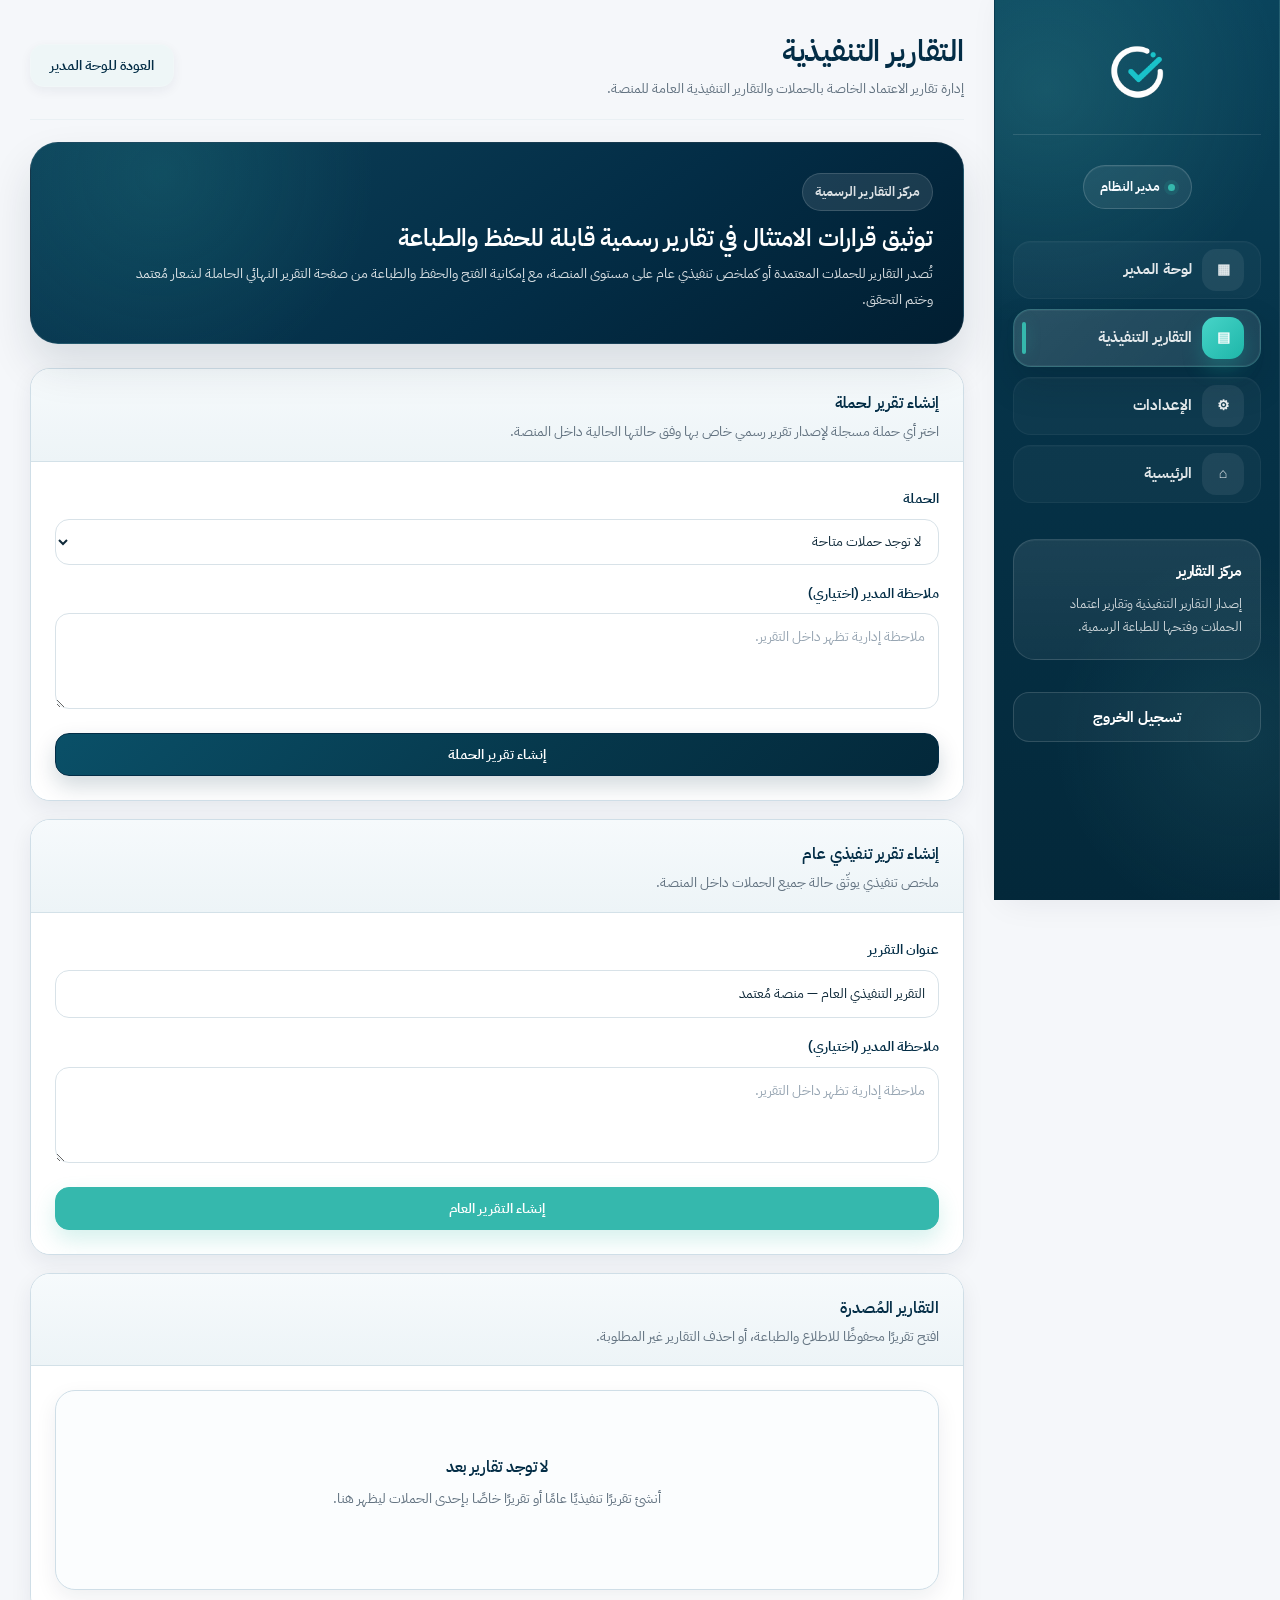
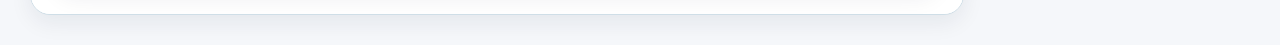
<file: reports.html>
<!DOCTYPE html>
<html lang="ar" dir="rtl">
<head>
<meta charset="UTF-8"/>
<meta name="viewport" content="width=device-width, initial-scale=1.0"/>
<title>التقارير التنفيذية | مُعتمد</title>
<link rel="icon" type="image/png" href="lo.png"/>
<link rel="stylesheet" href="assets/mutamad-app.css"/>
  <link rel="stylesheet" href="assets/mutamad-government.css" />
</head>
<body class="reports-page">
<div class="app">
  <aside class="sidebar">
    <div class="brand"><img src="lo.png" alt="شعار مُعتمد"/><span class="brand-word">مُعتمد</span></div>
    <div class="role-pill">مدير النظام</div>
    <nav class="nav">
      <a href="executive-dashboard.html"><span class="nav-icon">▦</span> لوحة المدير</a>
      <a class="active" href="reports.html"><span class="nav-icon">▤</span> التقارير التنفيذية</a>
      <a href="admin-settings.html"><span class="nav-icon">⚙</span> الإعدادات</a>
      <a href="index.html"><span class="nav-icon">⌂</span> الرئيسية</a>
    </nav>
    <div class="sidebar-card">
      <h3>مركز التقارير</h3>
      <p>إصدار التقارير التنفيذية وتقارير اعتماد الحملات وفتحها للطباعة الرسمية.</p>
    </div>
    <button class="logout" onclick="Mutamad.logout()">تسجيل الخروج</button>
  </aside>

  <main class="main">
    <div class="main-inner">
      <header class="topbar">
        <div class="page-title">
          <h1>التقارير التنفيذية</h1>
          <p>إدارة تقارير الاعتماد الخاصة بالحملات والتقارير التنفيذية العامة للمنصة.</p>
        </div>
        <div class="top-actions">
          <a class="btn btn-secondary" href="executive-dashboard.html">العودة للوحة المدير</a>
        </div>
      </header>

      <section class="page-banner reports-page-banner">
        <span class="eyebrow">مركز التقارير الرسمية</span>
        <h2>توثيق قرارات الامتثال في تقارير رسمية قابلة للحفظ والطباعة</h2>
        <p>تُصدر التقارير للحملات المعتمدة أو كملخص تنفيذي عام على مستوى المنصة، مع إمكانية الفتح والحفظ والطباعة من صفحة التقرير النهائي الحاملة لشعار مُعتمد وختم التحقق.</p>
      </section>

      <section class="layout-2">
        <section class="section-card">
          <div class="card-head">
            <div>
              <h3>إنشاء تقرير لحملة</h3>
              <p>اختر أي حملة مسجلة لإصدار تقرير رسمي خاص بها وفق حالتها الحالية داخل المنصة.</p>
            </div>
          </div>
          <div class="card-body">
            <div class="field">
              <label>الحملة</label>
              <select id="campaignSelect"></select>
            </div>
            <div class="field">
              <label>ملاحظة المدير (اختياري)</label>
              <textarea id="campaignNote" placeholder="ملاحظة إدارية تظهر داخل التقرير."></textarea>
            </div>
            <button class="btn btn-primary btn-wide" onclick="createCampaignReport()">إنشاء تقرير الحملة</button>
            <div id="message" class="message" style="margin-top:12px"></div>
          </div>
        </section>

        <section class="section-card">
          <div class="card-head">
            <div>
              <h3>إنشاء تقرير تنفيذي عام</h3>
              <p>ملخص تنفيذي يوثّق حالة جميع الحملات داخل المنصة.</p>
            </div>
          </div>
          <div class="card-body">
            <div class="field">
              <label>عنوان التقرير</label>
              <input id="generalTitle" value="التقرير التنفيذي العام — منصة مُعتمد"/>
            </div>
            <div class="field">
              <label>ملاحظة المدير (اختياري)</label>
              <textarea id="generalNote" placeholder="ملاحظة إدارية تظهر داخل التقرير."></textarea>
            </div>
            <button class="btn btn-accent btn-wide" onclick="createGeneralReport()">إنشاء التقرير العام</button>
          </div>
        </section>

        <section class="section-card">
          <div class="card-head">
            <div>
              <h3>التقارير المُصدرة</h3>
              <p>افتح تقريرًا محفوظًا للاطلاع والطباعة، أو احذف التقارير غير المطلوبة.</p>
            </div>
          </div>
          <div class="card-body">
            <div id="reportsList" class="stack"></div>
          </div>
        </section>
      </section>
    </div>
  </main>
</div>

<script src="assets/mutamad-app.js"></script>
<script>
  function render() { renderReports(); renderCampaignSelect(); }

  function renderReports() {
    const reports = Mutamad.getReports();
    const list = document.getElementById("reportsList");
    if (!reports.length) {
      list.innerHTML = '<div class="empty"><div><h3>لا توجد تقارير بعد</h3>' +
        '<p>أنشئ تقريرًا تنفيذيًا عامًا أو تقريرًا خاصًا بإحدى الحملات ليظهر هنا.</p></div></div>';
      return;
    }
    list.innerHTML = reports.map(function (r) {
      return '<article class="summary-card">' +
        '<div style="display:flex;justify-content:space-between;gap:12px;align-items:flex-start;flex-wrap:wrap">' +
        '<div><h4>' + Mutamad.escapeHtml(r.title || "تقرير") + '</h4>' +
        '<p>' + Mutamad.escapeHtml(r.created_at) + ' — ' + (r.type === "campaign" ? "تقرير اعتماد حملة" : "تقرير تنفيذي عام") + '</p></div>' +
        '<span class="badge low">' + Mutamad.escapeHtml(r.stamp || r.status || "موثّق") + '</span></div>' +
        '<div class="btn-row" style="margin-top:14px">' +
        '<button class="small-btn primary" onclick="openReport(\'' + r.id + '\')">فتح التقرير</button>' +
        '<button class="small-btn danger" onclick="removeReport(\'' + r.id + '\')">حذف</button>' +
        '</div></article>';
    }).join("");
  }

  function renderCampaignSelect() {
    const campaigns = Mutamad.getCampaigns();
    const sel = document.getElementById("campaignSelect");
    sel.innerHTML = campaigns.length
      ? campaigns.map(function (c) {
          const status = Mutamad.statusLabel(c.status || "draft");
          return '<option value="' + c.id + '">' + Mutamad.escapeHtml((c.title || c.id) + ' — ' + status) + '</option>';
        }).join("")
      : '<option value="">لا توجد حملات متاحة</option>';
  }

  function openReport(id) {
    Mutamad.setCurrentReport(id);
    location.href = "final-report.html";
  }

  function removeReport(id) {
    Mutamad.deleteReport(id);
    renderReports();
  }

  function createGeneralReport() {
    const campaigns = Mutamad.getCampaigns();
    if (!campaigns.length) { show("error", "لا توجد حملات لإنشاء تقرير عام."); return; }
    const report = Mutamad.buildGeneralReport({
      title: document.getElementById("generalTitle").value,
      manager_note: document.getElementById("generalNote").value
    });
    Mutamad.commitReport(report);
    show("success", "تم إنشاء التقرير التنفيذي العام بنجاح.");
    renderReports();
  }

  function createCampaignReport() {
    const id = document.getElementById("campaignSelect").value;
    if (!id) { show("error", "يرجى اختيار حملة لإنشاء التقرير."); return; }
    const campaign = Mutamad.getCampaigns().find(function (c) { return c.id === id; });
    const report = Mutamad.buildCampaignReport(campaign, {
      manager_note: document.getElementById("campaignNote").value
    });
    Mutamad.commitReport(report);
    show("success", "تم إنشاء تقرير الحملة بنجاح.");
    renderReports();
  }

  function show(type, msg) {
    const m = document.getElementById("message");
    m.className = "message " + type + " show";
    m.textContent = msg;
  }

  render();
</script>
</body>
</html>
</file>
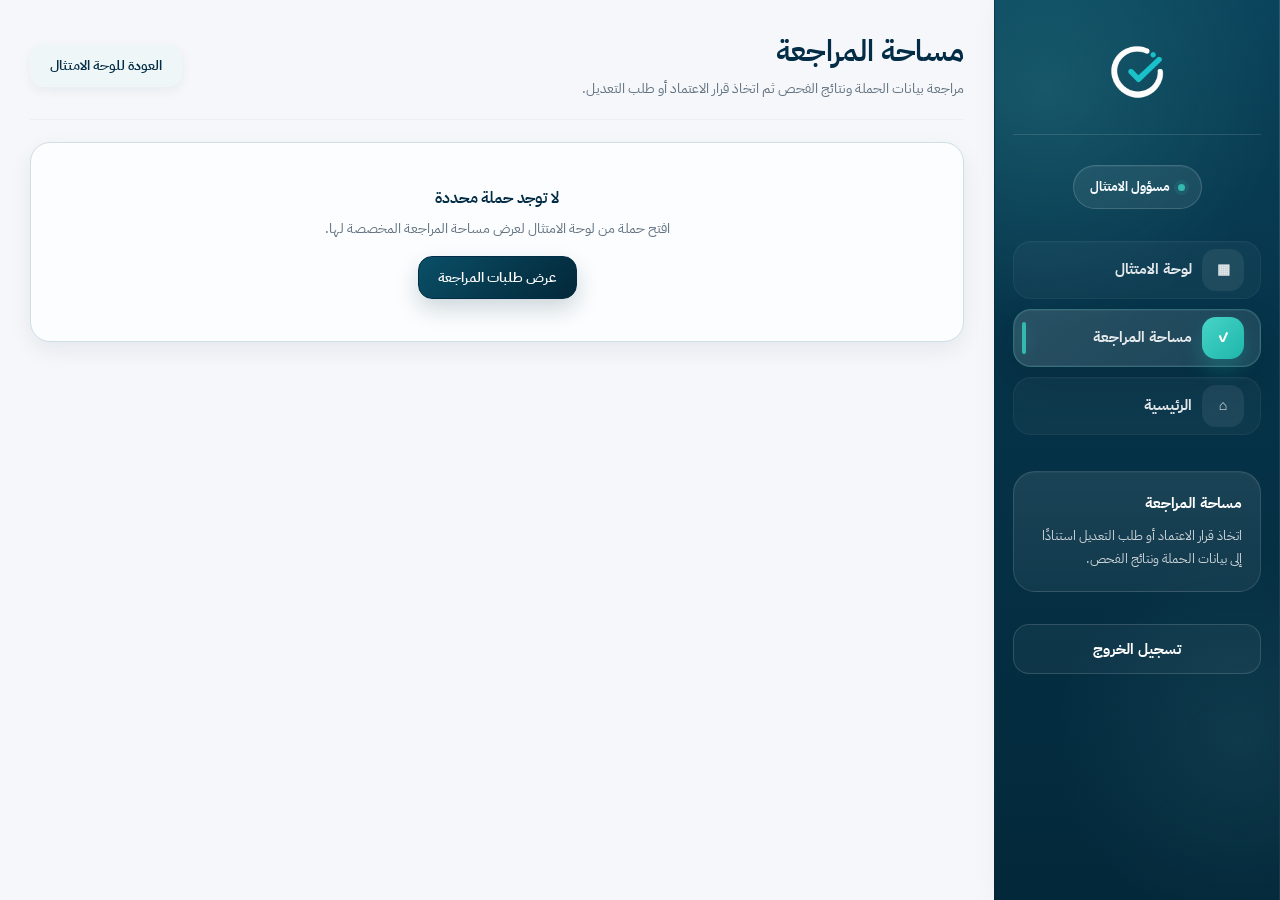
<file: review-workspace.html>
<!DOCTYPE html>
<html lang="ar" dir="rtl">
<head>
<meta charset="UTF-8"/>
<meta name="viewport" content="width=device-width, initial-scale=1.0"/>
<title>مساحة المراجعة | مُعتمد</title>
<link rel="icon" type="image/png" href="lo.png"/>
<link rel="stylesheet" href="assets/mutamad-app.css"/>
  <link rel="stylesheet" href="assets/mutamad-government.css" />
</head>
<body class="review-page">
<div class="app">
  <aside class="sidebar">
    <div class="brand"><img src="lo.png" alt="شعار مُعتمد"/><span class="brand-word">مُعتمد</span></div>
    <div class="role-pill">مسؤول الامتثال</div>
    <nav class="nav">
      <a href="compliance-dashboard.html"><span class="nav-icon">▦</span> لوحة الامتثال</a>
      <a class="active" href="review-workspace.html"><span class="nav-icon">✓</span> مساحة المراجعة</a>
      <a href="index.html"><span class="nav-icon">⌂</span> الرئيسية</a>
    </nav>
    <div class="sidebar-card">
      <h3>مساحة المراجعة</h3>
      <p>اتخاذ قرار الاعتماد أو طلب التعديل استنادًا إلى بيانات الحملة ونتائج الفحص.</p>
    </div>
    <button class="logout" onclick="Mutamad.logout()">تسجيل الخروج</button>
  </aside>

  <main class="main">
    <div class="main-inner">
      <header class="topbar">
        <div class="page-title">
          <h1>مساحة المراجعة</h1>
          <p>مراجعة بيانات الحملة ونتائج الفحص ثم اتخاذ قرار الاعتماد أو طلب التعديل.</p>
        </div>
        <a class="btn btn-secondary" href="compliance-dashboard.html">العودة للوحة الامتثال</a>
      </header>
      <div id="holder" class="content-stack"></div>
    </div>
  </main>
</div>

<script src="assets/mutamad-app.js"></script>
<script>
  let campaigns = Mutamad.getCampaigns();
  const id = localStorage.getItem(Mutamad.KEYS.currentReview) ||
             localStorage.getItem(Mutamad.KEYS.currentCampaign);
  let campaign = id ? campaigns.find(function (c) { return c.id === id; }) : null;

  function render() {
    const holder = document.getElementById("holder");
    if (!campaign) {
      holder.innerHTML = '<div class="empty"><div><h3>لا توجد حملة محددة</h3>' +
        '<p>افتح حملة من لوحة الامتثال لعرض مساحة المراجعة المخصصة لها.</p>' +
        '<a class="btn btn-primary" href="compliance-dashboard.html">عرض طلبات المراجعة</a></div></div>';
      return;
    }

    const findings = campaign.findings || [];
    const findingsHtml = findings.length
      ? findings.map(function (f) {
          const cls = Mutamad.riskClass(f.risk_level);
          return '<div class="finding ' + cls + '"><div class="finding-top">' +
            '<h4>' + Mutamad.escapeHtml(f.claim_text) + '</h4>' +
            '<span class="badge ' + cls + '">' + Mutamad.riskLabel(f.risk_level) + '</span></div>' +
            '<p>' + Mutamad.escapeHtml(f.reason || "") + '</p>' +
            '<p><strong>المرجع:</strong> ' + Mutamad.escapeHtml(f.rule_reference || "") + '</p></div>';
        }).join("")
      : '<div class="empty"><p>لا توجد ملاحظات مرصودة على هذه الحملة.</p></div>';

    holder.innerHTML =
      '<section class="hero-box"><h2>' + Mutamad.escapeHtml(campaign.title || "حملة للمراجعة") + '</h2>' +
      '<p>' + Mutamad.escapeHtml(campaign.product_type_label || "منتج غير محدد") + ' — ' +
        Mutamad.escapeHtml(campaign.channel || "قناة غير محددة") + ' — الحالة الحالية: ' +
        Mutamad.statusLabel(campaign.status) + '</p></section>' +

      '<section class="section-card"><div class="card-head"><div>' +
      '<h3>بيانات الحملة محل المراجعة</h3>' +
      '<p>معلومات المنتج والقناة والجمهور والنص الذي سيظهر للعميل.</p></div></div>' +
      '<div class="card-body"><div class="grid-3">' +
      '<div class="kpi"><span>نوع المنتج</span><strong>' + Mutamad.escapeHtml(campaign.product_type_label || "—") + '</strong></div>' +
      '<div class="kpi"><span>القناة</span><strong>' + Mutamad.escapeHtml(campaign.channel || "—") + '</strong></div>' +
      '<div class="kpi"><span>الجمهور</span><strong>' + Mutamad.escapeHtml(campaign.audience || "—") + '</strong></div>' +
      '</div><div class="summary-card" style="margin-top:14px"><h4>نص الإعلان</h4>' +
      '<p>' + Mutamad.escapeHtml(campaign.content_text || "") + '</p></div></div></section>' +

      '<section class="section-card"><div class="card-head"><div>' +
      '<h3>نتائج الفحص والمراجع التنظيمية</h3>' +
      '<p>تدعم هذه النتائج اتخاذ قرار مراجعة مبني على سبب واضح ومرجع تنظيمي.</p></div></div>' +
      '<div class="card-body"><div class="grid-3">' +
      '<div class="kpi"><span>درجة الجاهزية</span><strong>' + Number(campaign.readiness_score || 0) + '%</strong></div>' +
      '<div class="kpi"><span>مستوى المخاطر</span><strong>' + Mutamad.riskLabel(campaign.risk_level) + '</strong></div>' +
      '<div class="kpi"><span>عدد الملاحظات</span><strong>' + findings.length + '</strong></div>' +
      '</div><div class="analysis-grid" style="margin-top:14px">' + findingsHtml + '</div>' +
      '<div class="summary-card" style="margin-top:14px"><h4>الصياغة المقترحة</h4>' +
      '<p>' + Mutamad.escapeHtml(campaign.suggested_rewrite || "لا توجد صياغة مقترحة.") + '</p></div></div></section>' +

      '<section class="section-card"><div class="card-head"><div>' +
      '<h3>قرار الامتثال</h3>' +
      '<p>اعتماد الحملة يجعلها جاهزة للتوثيق ضمن التقارير. أما طلب التعديل فيعيدها إلى قائمة الحملات الراجعة لدى التسويق.</p></div></div>' +
      '<div class="card-body"><div class="field"><label>ملاحظات القرار</label>' +
      '<textarea id="decisionNotes" placeholder="اكتب سبب القرار أو متطلبات التعديل عند الحاجة.">' +
        Mutamad.escapeHtml(campaign.compliance_notes || "") + '</textarea></div>' +
      '<div class="btn-row center-actions"><button class="btn btn-primary" onclick="approveCampaign()">اعتماد الحملة</button>' +
      '<button class="btn btn-accent" onclick="requestRevision()">طلب تعديل</button></div>' +
      '<div id="decisionNote" class="message" style="margin-top:12px"></div></div></section>';
  }

  function saveAll() { Mutamad.saveCampaigns(campaigns); }
  function show(type, msg) {
    const n = document.getElementById("decisionNote");
    n.className = "message " + type + " show";
    n.textContent = msg;
  }

  function approveCampaign() {
    campaign.compliance_notes = document.getElementById("decisionNotes").value.trim();
    campaign.compliance_decision = "approved";
    campaign.status = "approved";
    campaign.approved_at = Mutamad.shortDate(Mutamad.nowISO());
    campaign.updated_at = Mutamad.shortDate(Mutamad.nowISO());
    Mutamad.pushTimeline(campaign, "اعتمد مسؤول الامتثال الحملة");
    saveAll();
    show("success", "تم اعتماد الحملة. ستظهر في لوحة المدير وضمن التقارير المتاحة.");
    setTimeout(function () { location.href = "compliance-dashboard.html"; }, 800);
  }

  function requestRevision() {
    const notes = document.getElementById("decisionNotes").value.trim();
    if (!notes) { show("error", "أدخل ملاحظات التعديل قبل إعادة الحملة."); return; }
    campaign.compliance_notes = notes;
    campaign.compliance_decision = "needs_revision";
    campaign.status = "needs_revision";
    campaign.updated_at = Mutamad.shortDate(Mutamad.nowISO());
    Mutamad.pushTimeline(campaign, "أعاد مسؤول الامتثال الحملة للتعديل");
    saveAll();
    show("success", "تمت إعادة الحملة إلى فريق التسويق للتعديل.");
    setTimeout(function () { location.href = "compliance-dashboard.html"; }, 800);
  }

  render();
</script>
</body>
</html>
</file>
<file: assets/mutamad-theme.css>
/* =====================================================================
   مُعتمد | Mu'tamad — Unified Visual System
   Identity inspired by alinma Bank (2025): deep blue (seas/technology),
   lavender/khuzama (culture), copper (desert). Applied across all pages.
   This file is the single source of truth and overrides per-page styles.
   ===================================================================== */

@import url("https://fonts.googleapis.com/css2?family=IBM+Plex+Sans+Arabic:wght@300;400;500;600;700&family=Tajawal:wght@400;500;700;800&display=swap");

:root {
  /* ====== Official brand palette ======
     Primary        #002134   (deep teal-navy)
     Primary darks  #011D2D #011D2E #011E2F #03141E
     Accent         #837FD8   (periwinkle)
     Warm coral     #E78F81
     Mauve          #966769
     Light surface  #FDF9F5
     White          #FFFFFF
  */

  /* Primary (deep teal-navy) */
  --navy: #002134;          /* Primary */
  --navy-2: #011E2F;
  --navy-3: #023a55;        /* lighter primary for secondary surfaces */
  --navy-deep: #03141E;     /* darkest */

  /* Accent (periwinkle) — legacy class names kept as aliases */
  --teal: #837FD8;          /* Accent */
  --teal-dark: #5d59b0;     /* darker accent for hover/text */
  --lav: #837FD8;           /* Accent */
  --lav-2: #a9a6e6;         /* soft accent */
  --lav-soft: #ECEBF9;      /* accent tint */

  /* Warm accents */
  --gold: #966769;          /* mauve (legacy alias) */
  --copper: #966769;        /* mauve */
  --copper-2: #E78F81;      /* coral */
  --copper-soft: #FBEBE8;   /* coral tint */
  --coral: #E78F81;
  --coral-soft: #FBEBE8;
  --mauve: #966769;
  --mauve-soft: #F0E6E6;

  /* Surfaces */
  --bg: #FDF9F5;            /* light brand surface */
  --white: #FFFFFF;
  --text: #002134;          /* body text uses primary */
  --muted: #5b6b76;
  --line: #E7E2DC;          /* warm hairline on FDF9F5 */
  --soft: #F3EEE8;
  --teal-soft: #ECEBF9;     /* legacy alias -> accent soft */
  --blue-soft: #E4ECF1;     /* primary tint */

  /* Status */
  --red: #C0463A;        --red-soft: #FBEDEB;
  --orange: #966769;     --orange-soft: #F0E6E6;   /* medium = mauve family */
  --green: #2F7d5b;      --green-soft: #E6F2EC;
  --blue: #023a55;       --blue-2: #837FD8;        /* donut extra segment */

  /* Effects */
  --shadow: 0 24px 60px rgba(0, 33, 52, 0.16);
  --shadow-soft: 0 12px 30px rgba(0, 33, 52, 0.09);
  --radius: 20px;
  --radius-lg: 26px;
  --gradient-brand: linear-gradient(135deg, #023a55 0%, #002134 55%, #011D2D 100%);
  --gradient-accent: linear-gradient(135deg, #837FD8 0%, #6863bd 100%);
  --gradient-dark: linear-gradient(180deg, #023a55 0%, #002134 55%, #03141E 100%);
}

* { box-sizing: border-box; }

body {
  font-family: "IBM Plex Sans Arabic", "Tajawal", Arial, sans-serif !important;
  color: var(--text) !important;
  background:
    radial-gradient(circle at 90% 0%, rgba(0,33,52,0.06), transparent 26%),
    radial-gradient(circle at 4% 100%, rgba(231,143,129,0.05), transparent 24%),
    var(--bg) !important;
}

a { color: inherit; }
::selection { background: rgba(131,127,216,0.22); }

/* ----- Scrollbar polish ----- */
*::-webkit-scrollbar { width: 11px; height: 11px; }
*::-webkit-scrollbar-thumb { background: #C9CFE2; border-radius: 20px; border: 3px solid transparent; background-clip: padding-box; }
*::-webkit-scrollbar-thumb:hover { background: #AEB6D2; background-clip: padding-box; }

/* =========================== SIDEBAR =========================== */
.sidebar {
  background:
    radial-gradient(circle at 16% 6%, rgba(131,127,216,0.18), transparent 30%),
    radial-gradient(circle at 94% 80%, rgba(231,143,129,0.12), transparent 32%),
    var(--gradient-dark) !important;
  border-left: 1px solid rgba(255,255,255,0.06) !important;
}
.brand { border-bottom-color: rgba(255,255,255,0.10) !important; }
.brand img { max-width: 168px; height: auto; filter: none !important; }

.role-pill {
  background: rgba(255,255,255,0.08) !important;
  border: 1px solid rgba(168,154,212,0.45) !important;
  color: #EFEAFB !important;
  border-radius: 999px !important;
  font-weight: 600 !important;
}
.role-pill::before { background: var(--lav-2) !important; }

.nav { gap: 6px !important; }
.nav a {
  min-height: 46px !important;
  border-radius: 14px !important;
  font-weight: 600 !important;
  letter-spacing: -0.1px;
  color: rgba(255,255,255,0.78) !important;
  position: relative;
  transition: background .18s ease, color .18s ease, transform .12s ease;
}
.nav a:hover { background: rgba(255,255,255,0.09) !important; color: #fff !important; }
.nav a.active {
  background: rgba(255,255,255,0.12) !important;
  color: #fff !important;
  box-shadow: inset 0 0 0 1px rgba(255,255,255,0.10);
}
.nav a.active::before {
  content: "";
  position: absolute;
  inset-inline-start: 0;
  top: 18%; bottom: 18%;
  width: 3px;
  border-radius: 4px;
  background: var(--lav-2);
}
.nav-icon {
  background: rgba(255,255,255,0.10) !important;
  color: #E4DDF7 !important;
  border-radius: 11px !important;
}
.nav a.active .nav-icon { background: var(--gradient-accent) !important; color:#fff !important; }

.sidebar-card {
  background: rgba(255,255,255,0.07) !important;
  border: 1px solid rgba(255,255,255,0.12) !important;
  border-radius: 16px !important;
}
.logout {
  border: 1px solid rgba(255,255,255,0.16) !important;
  color: rgba(255,255,255,0.85) !important;
  border-radius: 12px !important;
}
.logout:hover { background: rgba(255,255,255,0.08) !important; }

/* =========================== TOPBAR / TITLES =========================== */
.topbar { border-bottom: 1px solid var(--line) !important; }
.eyebrow {
  color: var(--lav) !important;
  font-weight: 700 !important;
  letter-spacing: 1px;
  text-transform: none;
}
.page-title h1,
.panel-head h3,
.metric-value,
.kpi strong,
.campaign-name strong,
.detail strong,
.summary-box strong,
.empty-state h2,
.empty-state h4,
.section-head h2,
.section-head h3 { color: var(--navy) !important; }

/* =========================== BUTTONS =========================== */
.btn {
  border-radius: 13px !important;
  font-weight: 600 !important;
  transition: transform .12s ease, box-shadow .18s ease, background .18s ease, border-color .18s ease;
}
.btn:active { transform: translateY(1px); }
.btn-primary {
  background: var(--gradient-brand) !important;
  border: none !important;
  color: #fff !important;
  box-shadow: 0 14px 26px rgba(0,33,52,0.26) !important;
}
.btn-primary:hover { box-shadow: 0 18px 34px rgba(0,33,52,0.34) !important; transform: translateY(-1px); }
.btn-secondary {
  background: var(--white) !important;
  border: 1px solid var(--line) !important;
  color: var(--navy) !important;
  box-shadow: var(--shadow-soft) !important;
}
.btn-secondary:hover { border-color: var(--lav-2) !important; color: var(--teal-dark) !important; }
.btn-ghost { background: transparent !important; border: 1px solid transparent !important; color: var(--muted) !important; }
.btn-ghost:hover { background: var(--soft) !important; color: var(--navy) !important; }
.btn-danger {
  background: linear-gradient(135deg,#E5544A,#C0463A) !important; border:none !important; color:#fff !important;
  box-shadow: 0 12px 24px rgba(217,45,32,0.24) !important;
}
.btn-copper {
  background: linear-gradient(135deg,var(--copper-2),var(--copper)) !important; border:none !important; color:#fff !important;
  box-shadow: 0 12px 24px rgba(231,143,129,0.26) !important;
}
.btn-accent {
  background: var(--gradient-accent) !important; border:none !important; color:#fff !important;
  box-shadow: 0 12px 24px rgba(131,127,216,0.26) !important;
}

/* Filter / segmented buttons */
.filter-btn {
  border-radius: 999px !important;
  border: 1px solid var(--line) !important;
  background: var(--white) !important;
  color: var(--muted) !important;
  font-weight: 600 !important;
  transition: all .16s ease;
}
.filter-btn:hover { border-color: var(--lav-2) !important; color: var(--navy) !important; }
.filter-btn.active {
  background: var(--lav-soft) !important;
  border-color: var(--lav) !important;
  color: var(--teal-dark) !important;
}

/* =========================== PANELS / CARDS =========================== */
.panel,
.metric-card,
.kpi,
.report-shell,
.summary-box,
.detail,
.text-box,
.list-item,
.info-box,
.info-item,
.card {
  border: 1px solid var(--line) !important;
  box-shadow: var(--shadow-soft) !important;
  border-radius: var(--radius) !important;
  background: var(--white) !important;
}
.panel:hover, .metric-card:hover, .kpi:hover { box-shadow: var(--shadow) !important; }
.panel-head { border-bottom: 1px solid var(--line) !important; }

.metric-icon,
.kpi-icon,
.empty-icon {
  background: var(--blue-soft) !important;
  color: var(--navy-3) !important;
  border-radius: 14px !important;
}
/* rotate accents across cards: deep blue -> lavender -> copper -> secondary */
.metric-card:nth-child(2) .metric-icon,
.kpi:nth-child(2) .kpi-icon { background: var(--lav-soft) !important; color: var(--lav) !important; }
.metric-card:nth-child(3) .metric-icon,
.kpi:nth-child(3) .kpi-icon { background: var(--copper-soft) !important; color: var(--copper) !important; }
.metric-card:nth-child(4) .metric-icon,
.kpi:nth-child(4) .kpi-icon { background: var(--blue-soft) !important; color: var(--navy-3) !important; }
.metric-card:nth-child(5) .metric-icon,
.kpi:nth-child(5) .kpi-icon { background: var(--lav-soft) !important; color: var(--lav) !important; }

/* =========================== HERO / COVERS =========================== */
.hero,
.report-cover,
.hero-area,
.hero-row {
  background:
    radial-gradient(circle at 12% 18%, rgba(131,127,216,0.20), transparent 32%),
    radial-gradient(circle at 92% 6%, rgba(231,143,129,0.12), transparent 28%),
    var(--gradient-dark) !important;
  color: #fff;
}

/* =========================== BADGES / PILLS =========================== */
.badge {
  background: var(--lav-soft) !important;
  color: var(--teal-dark) !important;
  border-radius: 999px !important;
  border: 1px solid rgba(131,127,216,0.20) !important;
  font-weight: 600 !important;
}
.badge::before, .role-pill::before { background: var(--lav) !important; }

/* =========================== TABLES =========================== */
.table-wrap { border: 1px solid var(--line) !important; border-radius: var(--radius) !important; overflow: hidden; }
.table-wrap table th, th {
  background: #F3F4FB !important;
  color: var(--navy) !important;
  font-weight: 700 !important;
  border-bottom: 1px solid var(--line) !important;
}
.table-wrap table td, td { border-bottom: 1px solid var(--soft) !important; }
.table-wrap table tr:hover td { background: #FAFBFE !important; }

/* =========================== FIELDS =========================== */
.field label, .field > span { color: var(--navy) !important; font-weight: 600 !important; }
.field input, .field select, .field textarea, input[type="text"], input[type="email"], input[type="password"], select, textarea {
  border-radius: 12px !important;
  border: 1px solid var(--line) !important;
  transition: border-color .15s ease, box-shadow .15s ease;
  font-family: inherit !important;
}
.field input:focus, .field select:focus, .field textarea:focus,
input:focus, select:focus, textarea:focus {
  outline: none !important;
  border-color: var(--lav) !important;
  box-shadow: 0 0 0 4px rgba(131,127,216,0.14) !important;
}

/* =========================== STATUS / RISK =========================== */
.status, .risk { border-radius: 999px !important; font-weight: 700 !important; }
.status.approved, .risk.low {
  background: var(--green-soft) !important; color: #0B7A4B !important;
}
.status.pending_compliance, .risk.medium {
  background: var(--orange-soft) !important; color: #B06A0E !important;
}
.status.needs_revision, .status.rejected, .risk.high {
  background: var(--red-soft) !important; color: #B42318 !important;
}
.status.draft, .status.revision_draft, .risk.unknown {
  background: var(--soft) !important; color: var(--muted) !important;
}
.dot.green { background: var(--green) !important; }
.dot.orange { background: var(--orange) !important; }
.dot.red { background: var(--red) !important; }

/* =========================== MISC CLEANUP =========================== */
.integration-code, .code { display: none !important; }
.integration-note, .integration { background: #FAFBFE !important; border-color: var(--line) !important; }
.trust-item, .switch-item, .time-item, .info-item { border-radius: 14px !important; }

/* Keep info-items transparent when they sit inside a dark summary card */
.summary-card .info-item {
  background: rgba(255,255,255,0.06) !important;
  border-color: rgba(255,255,255,0.12) !important;
  box-shadow: none !important;
  color: #fff;
}
.summary-card .info-item span { color: rgba(255,255,255,0.72) !important; }
.summary-card .info-item strong { color: #fff !important; }

/* Focus visibility for accessibility */
a:focus-visible, button:focus-visible, .btn:focus-visible, .nav a:focus-visible {
  outline: 3px solid rgba(131,127,216,0.55) !important;
  outline-offset: 2px;
}

/* Reduced motion */
@media (prefers-reduced-motion: reduce) {
  * { animation: none !important; transition: none !important; scroll-behavior: auto !important; }
}

/* =========================== AI FINDINGS LIST (shared) =========================== */
.findings-wrap { display: grid; gap: 12px; }
.finding-card {
  border: 1px solid var(--line);
  border-radius: 16px;
  background: var(--white);
  padding: 14px 16px;
  display: grid;
  gap: 8px;
  border-inline-start: 4px solid var(--lav);
  box-shadow: var(--shadow-soft);
}
.finding-card.high { border-inline-start-color: var(--red); }
.finding-card.medium { border-inline-start-color: var(--orange); }
.finding-card.low { border-inline-start-color: var(--green); }
.finding-top { display: flex; align-items: center; justify-content: space-between; gap: 10px; flex-wrap: wrap; }
.finding-claim { font-weight: 700; color: var(--navy); font-size: 15px; }
.finding-tag {
  font-size: 11px; font-weight: 700; padding: 4px 11px; border-radius: 999px;
  background: var(--lav-soft); color: var(--teal-dark); white-space: nowrap;
}
.finding-tag.high { background: var(--red-soft); color: #B42318; }
.finding-tag.medium { background: var(--orange-soft); color: #B06A0E; }
.finding-tag.low { background: var(--green-soft); color: #0B7A4B; }
.finding-reason { color: var(--text); font-size: 13.5px; line-height: 1.9; }
.finding-meta { color: var(--muted); font-size: 12px; display: flex; gap: 14px; flex-wrap: wrap; }
.finding-meta b { color: var(--navy); font-weight: 700; }
.rec-list { margin: 0; padding-inline-start: 18px; display: grid; gap: 6px; }
.rec-list li { color: var(--text); font-size: 13.5px; line-height: 1.8; }
.engine-chip {
  display: inline-flex; align-items: center; gap: 6px; font-size: 11px; font-weight: 700;
  color: var(--muted); background: var(--soft); padding: 4px 10px; border-radius: 999px;
}
.engine-chip::before { content: ""; width: 7px; height: 7px; border-radius: 50%; background: var(--lav); }
</file>
<file: assets/mutamad-government.css>
/* =====================================================================
   مُعتمد | Mu'tamad — Government / Institutional Visual Identity
   تحديث بصري فقط: لا يغيّر الوظائف أو الصفحات أو الربط.
   ===================================================================== */
@import url("https://fonts.googleapis.com/css2?family=Alexandria:wght@400;500;600;700;800&family=Tajawal:wght@400;500;700;800&family=IBM+Plex+Sans+Arabic:wght@400;500;600;700&display=swap");

:root {
  --brand-primary: #022A42;
  --brand-primary-2: #012B43;
  --brand-primary-3: #193448;
  --brand-ink: #011F33;
  --brand-accent: #2CB7A7;
  --brand-accent-2: #1E9084;
  --brand-accent-soft: #E8F7F5;
  --brand-sand: #FDF8F5;
  --brand-bg: #F5F7FA;
  --brand-surface: #FFFFFF;
  --brand-surface-2: #F9FBFC;
  --brand-border: #D8E2E8;
  --brand-border-soft: #EAF0F4;
  --brand-text: #102A3A;
  --brand-muted: #637381;
  --brand-muted-2: #7B8790;
  --brand-danger: #B42318;
  --brand-danger-soft: #FDECEC;
  --brand-warning: #B76E00;
  --brand-warning-soft: #FFF4DE;
  --brand-success: #157F5B;
  --brand-success-soft: #E8F6EF;
  --brand-info: #175CD3;
  --brand-info-soft: #EAF1FF;
  --radius-sm: 10px;
  --radius-md: 14px;
  --radius-lg: 20px;
  --radius-xl: 28px;
  --shadow-xs: 0 1px 2px rgba(1, 31, 51, .05);
  --shadow-sm: 0 8px 22px rgba(1, 31, 51, .07);
  --shadow-md: 0 18px 45px rgba(1, 31, 51, .10);
  --shadow-lg: 0 28px 70px rgba(1, 31, 51, .16);

  /* Aliases used by existing pages */
  --navy: var(--brand-primary);
  --navy-2: var(--brand-primary-2);
  --navy-3: var(--brand-primary-3);
  --navy-deep: var(--brand-ink);
  --brand: var(--brand-primary);
  --brand-2: var(--brand-primary-2);
  --brand-3: var(--brand-primary-3);
  --accent: var(--brand-accent);
  --accent-dark: var(--brand-accent-2);
  --accent-lt: #8FE4D9;
  --accent-soft: var(--brand-accent-soft);
  --teal: var(--brand-accent);
  --teal-dark: var(--brand-accent-2);
  --teal-soft: var(--brand-accent-soft);
  --lav: var(--brand-accent);
  --lav-2: #8FE4D9;
  --lav-soft: var(--brand-accent-soft);
  --gold: #A77935;
  --copper: #A77935;
  --copper-2: #C89544;
  --copper-soft: #FFF4DE;
  --bg: var(--brand-bg);
  --white: var(--brand-surface);
  --text: var(--brand-text);
  --muted: var(--brand-muted);
  --line: var(--brand-border);
  --soft: #EFF4F7;
  --blue-soft: #E9F0F5;
  --red: var(--brand-danger);
  --red-soft: var(--brand-danger-soft);
  --orange: var(--brand-warning);
  --orange-soft: var(--brand-warning-soft);
  --green: var(--brand-success);
  --green-soft: var(--brand-success-soft);
  --shadow: var(--shadow-lg);
  --shadow-soft: var(--shadow-sm);
  --gradient-brand: linear-gradient(135deg, #193448 0%, #022A42 52%, #011F33 100%);
  --gradient-dark: linear-gradient(180deg, #193448 0%, #022A42 56%, #011F33 100%);
  --gradient-accent: linear-gradient(135deg, #2CB7A7 0%, #1E9084 100%);
}

* { box-sizing: border-box; }
html { background: var(--brand-bg) !important; }
body {
  margin: 0 !important;
  direction: rtl !important;
  color: var(--brand-text) !important;
  font-family: "IBM Plex Sans Arabic", "Alexandria", Arial, sans-serif !important;
  line-height: 1.85 !important;
  background:
    linear-gradient(180deg, rgba(2,42,66,.035) 0%, rgba(2,42,66,0) 280px),
    var(--brand-bg) !important;
  -webkit-font-smoothing: antialiased;
  text-rendering: optimizeLegibility;
}
a { text-decoration: none !important; color: inherit; }
button, input, select, textarea { font-family: "IBM Plex Sans Arabic", "Alexandria", Arial, sans-serif !important; }
::selection { background: rgba(44,183,167,.20); color: var(--brand-ink); }

/* Typography */
h1, h2, h3, h4,
.page-title h1, .section-head h2, .section-head h3, .card-head h3, .panel-head h3,
.metric-value, .kpi strong, .kpi-card strong, .role-title, .campaign-name strong,
.finding-claim, .compare-title, .summary-card h4, .empty h3, .empty-state h2, .empty-state h3, .empty-state h4 {
  color: var(--brand-primary) !important;
  letter-spacing: -.25px;
}
h1, h2, .page-title h1, .hero h1, .visual-content h1, .side-content h1, .section-head h2 {
  font-family: "Alexandria", "IBM Plex Sans Arabic", Arial, sans-serif !important;
  font-weight: 700 !important;
}
p, small, .page-title p, .section-head p, .card-head p, .panel-head p, .metric-note,
.kpi-card p, .field small, .queue-meta, .finding-meta, .empty p, .empty-state p,
.summary-note, .role-desc, .detail-box span, .mini-pill, .small-stat {
  color: var(--brand-muted) !important;
}

/* Global layout */
.app {
  min-height: 100vh !important;
  display: grid !important;
  grid-template-columns: 286px minmax(0, 1fr) !important;
  background: var(--brand-bg) !important;
}
.main { padding: 30px !important; min-width: 0 !important; }
.main-inner { width: min(1160px, 100%) !important; margin: 0 auto !important; }
.container { width: min(1180px, calc(100% - 40px)) !important; margin-inline: auto !important; }

/* Sidebar */
.sidebar {
  position: sticky !important;
  top: 0 !important;
  height: 100vh !important;
  overflow-y: auto !important;
  padding: 24px 18px !important;
  color: #FFFFFF !important;
  background:
    linear-gradient(180deg, rgba(255,255,255,.055), rgba(255,255,255,0) 180px),
    var(--gradient-dark) !important;
  border-inline-start: 1px solid rgba(255,255,255,.08) !important;
  border-inline-end: 1px solid rgba(0,0,0,.10) !important;
  box-shadow: 10px 0 32px rgba(1,31,51,.08) !important;
}
.brand { padding: 4px 6px 22px !important; margin-bottom: 18px !important; border-bottom: 1px solid rgba(255,255,255,.12) !important; display: flex !important; align-items: center !important; }
.brand img, .logo { display: block !important; object-fit: contain !important; max-width: 166px !important; height: auto !important; filter: none !important; }
.role-pill {
  display: inline-flex !important; align-items: center !important; gap: 8px !important;
  min-height: 34px !important; padding: 7px 12px !important;
  border: 1px solid rgba(143,228,217,.34) !important;
  background: rgba(255,255,255,.075) !important;
  color: rgba(255,255,255,.88) !important;
  border-radius: 999px !important; font-size: 12px !important; font-weight: 600 !important;
}
.role-pill::before { content: "" !important; width: 7px !important; height: 7px !important; border-radius: 50% !important; background: var(--brand-accent) !important; box-shadow: 0 0 0 4px rgba(44,183,167,.13); }
.nav { display: grid !important; gap: 6px !important; }
.nav a {
  min-height: 46px !important; padding: 0 12px !important;
  display: flex !important; align-items: center !important; gap: 10px !important;
  border-radius: var(--radius-md) !important;
  color: rgba(255,255,255,.74) !important;
  font-weight: 600 !important; font-size: 14px !important;
  transition: background .16s ease, color .16s ease, transform .16s ease, box-shadow .16s ease !important;
  position: relative !important;
}
.nav a:hover { background: rgba(255,255,255,.085) !important; color: #fff !important; transform: translateX(-1px); }
.nav a.active {
  background: rgba(255,255,255,.13) !important; color: #fff !important;
  box-shadow: inset 0 0 0 1px rgba(255,255,255,.10) !important;
}
.nav a.active::before { content: "" !important; position: absolute !important; inset-inline-start: 0 !important; top: 11px !important; bottom: 11px !important; width: 3px !important; border-radius: 99px !important; background: var(--brand-accent) !important; }
.nav-icon {
  width: 30px !important; height: 30px !important; flex: 0 0 30px !important;
  display: grid !important; place-items: center !important; border-radius: 10px !important;
  background: rgba(255,255,255,.08) !important; color: rgba(255,255,255,.86) !important; font-weight: 800 !important;
}
.nav a.active .nav-icon { background: var(--brand-accent) !important; color: #FFFFFF !important; }
.sidebar-card {
  margin-top: 22px !important; padding: 16px !important;
  border: 1px solid rgba(255,255,255,.12) !important;
  background: rgba(255,255,255,.065) !important;
  border-radius: 18px !important;
}
.sidebar-card h3 { color: #FFFFFF !important; font-size: 14px !important; margin-bottom: 6px !important; }
.sidebar-card p { color: rgba(255,255,255,.66) !important; font-size: 12px !important; line-height: 1.8 !important; }
.logout {
  width: 100% !important; min-height: 44px !important; margin-top: 18px !important;
  border: 1px solid rgba(255,255,255,.16) !important;
  background: rgba(255,255,255,.055) !important;
  color: rgba(255,255,255,.82) !important;
  border-radius: 13px !important; font-weight: 700 !important; cursor: pointer !important;
}
.logout:hover { background: rgba(255,255,255,.10) !important; color: #fff !important; }

/* Top bars */
.topbar {
  min-height: 76px !important; margin-bottom: 22px !important; padding-bottom: 18px !important;
  display: flex !important; align-items: center !important; justify-content: space-between !important; gap: 18px !important;
  border-bottom: 1px solid var(--brand-border-soft) !important;
}
.page-title h1 { font-size: clamp(25px, 2.4vw, 32px) !important; line-height: 1.35 !important; margin-bottom: 4px !important; }
.page-title p { font-size: 14px !important; }
.top-actions, .header-actions, .hero-actions, .actions, .action-row, .center-actions, .btn-row { display: flex !important; align-items: center !important; gap: 10px !important; flex-wrap: wrap !important; }

/* Buttons */
.btn, .small-btn, .open-btn, .action-btn, .upload-label, .sso-btn, .home-link, .filter-btn, .delete-btn {
  border-radius: var(--radius-md) !important;
  font-weight: 700 !important;
  letter-spacing: 0 !important;
  transition: transform .12s ease, box-shadow .16s ease, background .16s ease, border-color .16s ease, color .16s ease !important;
}
.btn:hover, .small-btn:hover, .open-btn:hover, .action-btn:hover, .upload-label:hover, .sso-btn:hover, .home-link:hover { transform: translateY(-1px) !important; }
.btn:active, .small-btn:active, .open-btn:active, .action-btn:active { transform: translateY(1px) !important; }
.btn:disabled, button:disabled, .disabled {
  opacity: .52 !important; cursor: not-allowed !important; transform: none !important; box-shadow: none !important;
}
.btn-primary, .small-btn.primary, .open-btn, .action-btn:not(.warning):not(.danger), .upload-label {
  background: var(--brand-primary) !important; color: #FFFFFF !important;
  border: 1px solid var(--brand-primary) !important;
  box-shadow: 0 10px 22px rgba(2,42,66,.18) !important;
}
.btn-primary:hover, .small-btn.primary:hover, .open-btn:hover, .action-btn:not(.warning):not(.danger):hover, .upload-label:hover {
  background: var(--brand-ink) !important; border-color: var(--brand-ink) !important;
  box-shadow: 0 14px 28px rgba(2,42,66,.24) !important;
}
.btn-secondary, .btn-white, .sso-btn {
  background: #FFFFFF !important; color: var(--brand-primary) !important;
  border: 1px solid var(--brand-border) !important; box-shadow: var(--shadow-xs) !important;
}
.btn-secondary:hover, .btn-white:hover, .sso-btn:hover {
  border-color: rgba(44,183,167,.58) !important; color: var(--brand-accent-2) !important; box-shadow: var(--shadow-sm) !important;
}
.btn-light, .btn-ghost, .home-link {
  background: rgba(255,255,255,.08) !important; color: rgba(255,255,255,.90) !important;
  border: 1px solid rgba(255,255,255,.20) !important;
}
.btn-light:hover, .btn-ghost:hover, .home-link:hover { background: rgba(255,255,255,.14) !important; color: #fff !important; }
.btn-accent, .btn-copper {
  background: var(--brand-accent) !important; color: #FFFFFF !important; border: 1px solid var(--brand-accent) !important;
  box-shadow: 0 10px 22px rgba(44,183,167,.20) !important;
}
.btn-accent:hover, .btn-copper:hover { background: var(--brand-accent-2) !important; border-color: var(--brand-accent-2) !important; }
.btn-danger, .small-btn.danger, .delete-btn, .action-btn.danger {
  background: var(--brand-danger) !important; color: #FFFFFF !important; border-color: var(--brand-danger) !important;
}
.action-btn.warning { background: var(--brand-warning-soft) !important; color: var(--brand-warning) !important; border: 1px solid rgba(183,110,0,.24) !important; }
.btn-wide { width: 100% !important; }

/* Dark institutional hero areas */
.hero-area, .visual-side, .side, .app .hero, .page-banner, .hero-box, .cta-box, .report-cover {
  color: #FFFFFF !important;
  background:
    radial-gradient(circle at 14% 8%, rgba(44,183,167,.18), transparent 27%),
    linear-gradient(135deg, #193448 0%, #022A42 54%, #011F33 100%) !important;
  border: 1px solid rgba(255,255,255,.08) !important;
  box-shadow: var(--shadow-lg) !important;
}
.hero-area { min-height: 640px !important; position: relative !important; }
.hero-area .hero { background: transparent !important; border: 0 !important; box-shadow: none !important; color: #fff !important; }
.header, .top-nav {
  background: rgba(2,42,66,.94) !important;
  border-bottom: 1px solid rgba(255,255,255,.10) !important;
  backdrop-filter: blur(16px) !important;
}
.header a, .top-nav a, .nav-links a { color: rgba(255,255,255,.78) !important; }
.header a:hover, .top-nav a:hover, .nav-links a:hover { color: #FFFFFF !important; }
.hero-area h1, .hero-area h2, .hero-area h3, .visual-side h1, .visual-side h2, .side h1, .side h2,
.app .hero h2, .app .hero h3, .page-banner h2, .page-banner h3, .hero-box h2, .hero-box h3, .cta-box h2, .report-cover h1 {
  color: #FFFFFF !important;
}
.hero-area p, .visual-side p, .side p, .app .hero p, .page-banner p, .hero-box p, .cta-box p, .report-cover p {
  color: rgba(255,255,255,.78) !important;
}
.eyebrow, .section-kicker, .section-label {
  display: inline-flex !important; align-items: center !important; gap: 8px !important;
  width: fit-content !important; padding: 7px 12px !important;
  border-radius: 999px !important; font-size: 12.5px !important; font-weight: 800 !important;
  color: var(--brand-accent-2) !important; background: var(--brand-accent-soft) !important; border: 1px solid rgba(44,183,167,.20) !important;
}
.hero-area .eyebrow, .visual-side .eyebrow, .side .eyebrow, .app .hero .eyebrow, .page-banner .eyebrow, .cta-box .eyebrow {
  color: #BFF4EC !important; background: rgba(255,255,255,.08) !important; border-color: rgba(255,255,255,.16) !important;
}
.eyebrow::before, .section-kicker::before, .section-label::before { background: var(--brand-accent) !important; }

/* Cards / panels */
.panel, .section-card, .metric-card, .kpi-card, .kpi, .summary-card, .value-card, .role-card, .step,
.form-card, .login-card, .report-paper, .meta-card, .decision-box, .signature-card, .notes-box,
.compare-card, .result-box, .result-item, .detail-box, .campaign-hero-card, .campaign-showcase,
.check-panel, .status-card, .info-box, .report-request, .analysis-card, .issue-box, .mini-box,
.queue-card, .finding, .finding-card, .upload-box, .empty, .empty-state, .product-card .screen, .screen, .mini, .issue {
  background: var(--brand-surface) !important;
  border: 1px solid var(--brand-border-soft) !important;
  border-radius: var(--radius-lg) !important;
  box-shadow: var(--shadow-sm) !important;
  color: var(--brand-text) !important;
}
.value-card, .role-card, .step, .metric-card, .kpi-card, .summary-card, .section-card, .panel { overflow: hidden; }
.panel-head, .card-head, .paper-head, .section-head:not(.center), .screen-top {
  background: linear-gradient(180deg, #FFFFFF 0%, #F9FBFC 100%) !important;
  border-bottom: 1px solid var(--brand-border-soft) !important;
}
.panel-body, .card-body, .paper-body, .section-body { background: #FFFFFF !important; }
.section-card:hover, .panel:hover, .value-card:hover, .role-card:hover, .metric-card:hover, .kpi-card:hover, .queue-card:hover {
  box-shadow: var(--shadow-md) !important;
}
.value-icon, .metric-icon, .kpi-icon, .empty-icon, .upload-icon, .check-mark {
  background: var(--brand-accent-soft) !important; color: var(--brand-accent-2) !important; border: 1px solid rgba(44,183,167,.18) !important;
}

/* Tables / lists */
.table-wrap, .users-table, table {
  border: 1px solid var(--brand-border-soft) !important;
  border-radius: var(--radius-lg) !important; overflow: hidden !important; box-shadow: var(--shadow-xs) !important;
}
table { width: 100%; border-collapse: separate !important; border-spacing: 0 !important; background: #fff !important; }
thead, thead tr, th { background: #F1F6F8 !important; color: var(--brand-primary) !important; font-weight: 800 !important; }
th, td { border-bottom: 1px solid var(--brand-border-soft) !important; }
tbody tr:hover, .queue-card:hover { background: #FAFCFD !important; }
.table-tools, .toolbar { gap: 10px !important; }
.search, .rr-field input, .rr-field select, .field input, .field select, .field textarea,
.input-wrap input, textarea, input, select {
  background: #FFFFFF !important; color: var(--brand-text) !important;
  border: 1px solid var(--brand-border) !important;
  border-radius: var(--radius-md) !important;
  box-shadow: none !important;
  outline: none !important;
}
.field input:focus, .field select:focus, .field textarea:focus, .input-wrap input:focus, input:focus, select:focus, textarea:focus {
  border-color: var(--brand-accent) !important;
  box-shadow: 0 0 0 4px rgba(44,183,167,.14) !important;
}
.field label, .rr-field label { color: var(--brand-primary) !important; font-weight: 700 !important; }

/* Badges / statuses */
.badge, .pill, .mini-pill, .role-tag, .state-tag, .status, .risk, .finding-tag, .engine-chip, .rule-tag, .small, .stamp {
  border-radius: 999px !important; font-weight: 800 !important;
  border: 1px solid rgba(2,42,66,.10) !important;
  background: #EEF4F7 !important; color: var(--brand-primary) !important;
}
.status.approved, .badge.good, .badge.low, .pill.approved, .good, .low, .fill-green, .state-tag.active {
  background: var(--brand-success-soft) !important; color: var(--brand-success) !important; border-color: rgba(21,127,91,.18) !important;
}
.status.pending_compliance, .badge.warn, .pill.pending, .warn, .warning, .fill-orange, .medium {
  background: var(--brand-warning-soft) !important; color: var(--brand-warning) !important; border-color: rgba(183,110,0,.18) !important;
}
.status.rejected, .badge.bad, .badge.high, .pill.returned, .bad, .high, .danger, .fill-red {
  background: var(--brand-danger-soft) !important; color: var(--brand-danger) !important; border-color: rgba(180,35,24,.18) !important;
}
.status.draft, .draft { background: #EEF4F7 !important; color: var(--brand-muted) !important; border-color: var(--brand-border-soft) !important; }

/* Progress / charts */
.score-bar, .hbar-track, .track, .bar-track {
  background: #E8EEF2 !important; border-radius: 999px !important; overflow: hidden !important;
}
.score-bar span, .score-bar > div, .fill-navy, .bar-stick, .bar-row .fill, .hbar-track .fill {
  background: var(--brand-primary) !important;
}
.ring, .donut { filter: drop-shadow(0 10px 20px rgba(2,42,66,.08)); }
.donut-center, .ring-content { background: #FFFFFF !important; color: var(--brand-primary) !important; }
.legend-dot, .dot { background: var(--brand-accent) !important; }

/* Campaign analysis / comparison */
.finding, .finding-card, .note-item { border-inline-start: 4px solid var(--brand-accent) !important; }
.finding.high, .finding-card.high { border-inline-start-color: var(--brand-danger) !important; }
.finding.medium, .finding-card.medium { border-inline-start-color: var(--brand-warning) !important; }
.finding.low, .finding-card.low { border-inline-start-color: var(--brand-success) !important; }
.compare-content, .summary-text, .notes-box, .decision-box { background: #FAFCFD !important; color: var(--brand-text) !important; }
.analysis-empty { background: #FAFCFD !important; border: 1px dashed var(--brand-border) !important; border-radius: var(--radius-lg) !important; }

/* Forms and upload */
.form-grid, .fields-grid, .grid-3, .metric-grid, .meta-grid, .kpi-grid, .value-grid, .roles-grid, .steps, .dashboard-grid, .lower-grid, .workspace-grid, .layout-2, .campaign-layout, .result-grid, .compare-grid {
  gap: 16px !important;
}
.upload-box {
  border: 1px dashed rgba(44,183,167,.45) !important;
  background: linear-gradient(180deg, #FFFFFF, #F8FCFC) !important;
}
.file-name, .status-note, .message, .success, .error, .join-note {
  border-radius: var(--radius-md) !important;
  border: 1px solid var(--brand-border-soft) !important;
  background: #FAFCFD !important;
  color: var(--brand-muted) !important;
}
.success { background: var(--brand-success-soft) !important; color: var(--brand-success) !important; border-color: rgba(21,127,91,.18) !important; }
.error { background: var(--brand-danger-soft) !important; color: var(--brand-danger) !important; border-color: rgba(180,35,24,.18) !important; }

/* Public landing */
.hero h1 { color: #FFFFFF !important; }
.hero p { color: rgba(255,255,255,.78) !important; }
.trust-item { background: rgba(255,255,255,.08) !important; border-color: rgba(255,255,255,.14) !important; color: rgba(255,255,255,.80) !important; }
.cta { background: var(--brand-bg) !important; }
.cta-box { border-radius: 32px !important; }
.footer {
  background: #011F33 !important; color: #FFFFFF !important;
  border-top: 1px solid rgba(255,255,255,.08) !important;
}
.footer h3, .footer h4 { color: #FFFFFF !important; }
.footer p, .footer a, .footer-bottom { color: rgba(255,255,255,.68) !important; }
.footer a:hover { color: #FFFFFF !important; }

/* Login / Join pages */
.page { background:
    radial-gradient(circle at 85% 8%, rgba(44,183,167,.08), transparent 28%),
    var(--brand-bg) !important; }
.login-shell, .join-shell {
  background: #FFFFFF !important; border: 1px solid var(--brand-border-soft) !important;
  box-shadow: var(--shadow-lg) !important; border-radius: 34px !important;
}
.login-card, .form-card { box-shadow: none !important; border: 0 !important; border-radius: 0 !important; }
.role-option {
  border: 1px solid var(--brand-border-soft) !important; border-radius: var(--radius-lg) !important;
  background: #FFFFFF !important; box-shadow: var(--shadow-xs) !important;
}
.role-option:hover, .role-option.active { border-color: rgba(44,183,167,.55) !important; box-shadow: var(--shadow-sm) !important; }
.role-option.active .role-box, .role-option.active { background: #F7FCFB !important; }
.role-box { border-color: var(--brand-border-soft) !important; }

/* Admin toggles */
.toggle input:checked + .slider { background: var(--brand-accent) !important; }
.slider { background: #CBD5DC !important; }
.switch-item { border-color: var(--brand-border-soft) !important; background: #FFFFFF !important; }

/* Report paper */
.report-paper { background: #FFFFFF !important; }
.paper-head { border-bottom: 2px solid var(--brand-primary) !important; }
.paper-logo { color: var(--brand-primary) !important; }
.signature-card { background: #FAFCFD !important; }

/* Clean old decorative colors */
.product-card::before, .visual-side::before, .side::before { opacity: .30 !important; }
.product-card { background: rgba(255,255,255,.10) !important; border-color: rgba(255,255,255,.16) !important; }
.score-card { background: var(--gradient-brand) !important; }
.rule-tags .rule-tag { background: var(--brand-accent-soft) !important; color: var(--brand-accent-2) !important; border-color: rgba(44,183,167,.20) !important; }
.info-item, .status-row { border-color: var(--brand-border-soft) !important; background: #FFFFFF !important; }
.app .hero .status-card, .app .hero .info-box { background: rgba(255,255,255,.96) !important; color: var(--brand-text) !important; }

/* Responsive */
@media (max-width: 980px) {
  .app { grid-template-columns: 1fr !important; }
  .sidebar { position: relative !important; height: auto !important; }
  .main { padding: 22px !important; }
  .login-shell, .join-shell, .workspace-grid, .layout-2, .campaign-layout, .dashboard-grid, .lower-grid { grid-template-columns: 1fr !important; }
}
@media (max-width: 700px) {
  .container { width: min(100% - 28px, 1180px) !important; }
  .main { padding: 16px !important; }
  .kpi-grid, .metrics-grid, .value-grid, .roles-grid, .grid-3, .metric-grid, .meta-grid, .compare-grid, .result-grid { grid-template-columns: 1fr !important; }
  .topbar { align-items: flex-start !important; }
}

/* =====================================================================
   Refinement pass — إزالة المستطيلات غير المقصودة + أزرار أوضح + تجاوب أدق
   ===================================================================== */

/* لا يتم تطبيق خلفية الهيدر العامة على top-nav داخل صفحات الدخول والانضمام */
.login-shell .top-nav,
.join-shell .top-nav,
.visual-side .top-nav,
.side .top-nav {
  background: transparent !important;
  border: 0 !important;
  border-bottom: 0 !important;
  box-shadow: none !important;
  backdrop-filter: none !important;
  -webkit-backdrop-filter: none !important;
  padding: 0 !important;
  margin: 0 !important;
  min-height: 0 !important;
}

.login-shell .top-nav a,
.join-shell .top-nav a,
.visual-side .top-nav a,
.side .top-nav a {
  background-image: none !important;
  box-shadow: none !important;
}

.login-shell .top-nav > a:first-child,
.join-shell .top-nav > a:first-child,
.visual-side .top-nav > a:first-child,
.side .top-nav > a:first-child {
  display: inline-flex !important;
  align-items: center !important;
  padding: 0 !important;
  border: 0 !important;
  background: transparent !important;
  border-radius: 0 !important;
}

.login-shell .logo,
.join-shell .logo,
.visual-side .logo,
.side .logo {
  display: block !important;
  width: clamp(132px, 9.2vw, 164px) !important;
  max-width: 100% !important;
  height: auto !important;
  padding: 0 !important;
  margin: 0 !important;
  background: transparent !important;
  border: 0 !important;
  border-radius: 0 !important;
  box-shadow: none !important;
  filter: drop-shadow(0 10px 18px rgba(0,0,0,.12)) !important;
}

/* زر الرئيسية داخل المساحة الداكنة يكون واضحاً ولكن بدون شريط خلف الشعار */
.login-shell .home-link,
.join-shell .home-link,
.visual-side .home-link,
.side .home-link {
  min-height: 40px !important;
  padding: 8px 15px !important;
  color: #EAF8F6 !important;
  background: rgba(255,255,255,.075) !important;
  border: 1px solid rgba(191,244,236,.26) !important;
  border-radius: 999px !important;
  box-shadow: none !important;
  backdrop-filter: blur(8px) !important;
  -webkit-backdrop-filter: blur(8px) !important;
}
.login-shell .home-link:hover,
.join-shell .home-link:hover,
.visual-side .home-link:hover,
.side .home-link:hover {
  background: rgba(255,255,255,.14) !important;
  border-color: rgba(191,244,236,.42) !important;
  color: #FFFFFF !important;
}

/* إزالة أي مستطيلات زخرفية قاسية خلف النصوص أو الشعار في الجانب الداكن */
.login-shell .visual-side::after,
.join-shell .side::after,
.visual-side::after,
.side::after {
  display: none !important;
  content: none !important;
}

.login-shell .visual-side,
.join-shell .side,
.visual-side,
.side {
  background:
    radial-gradient(circle at 16% 10%, rgba(44,183,167,.16), transparent 28%),
    linear-gradient(145deg, #10384B 0%, #022A42 50%, #011F33 100%) !important;
}

/* جعل الخلفية الشبكية أخف حتى لا تبدو كمستطيلات خلف النص */
.login-shell .visual-side::before,
.join-shell .side::before,
.visual-side::before,
.side::before {
  opacity: .22 !important;
}

/* أزرار ثانوية أوضح من الأبيض الصافي، خصوصاً على الخلفية البيضاء */
.btn-secondary,
.btn-white,
.sso-btn,
.filter-btn,
.actions .btn-secondary,
.center-actions .btn-secondary,
.header-actions .btn-secondary {
  background: #EEF6F7 !important;
  color: var(--brand-primary) !important;
  border: 1px solid #B9CBD3 !important;
  box-shadow: 0 4px 12px rgba(2,42,66,.06) !important;
}
.btn-secondary:hover,
.btn-white:hover,
.sso-btn:hover,
.filter-btn:hover,
.actions .btn-secondary:hover,
.center-actions .btn-secondary:hover,
.header-actions .btn-secondary:hover {
  background: #E3F1F2 !important;
  color: var(--brand-ink) !important;
  border-color: var(--brand-accent-2) !important;
  box-shadow: 0 10px 22px rgba(2,42,66,.10) !important;
}
.btn-secondary:active,
.btn-white:active,
.sso-btn:active,
.filter-btn:active {
  background: #D7E9EB !important;
}

/* زر شفاف للاماكن الداكنة فقط */
.hero-area .btn-secondary,
.visual-side .btn-secondary,
.side .btn-secondary,
.cta-box .btn-secondary,
.report-cover .btn-secondary {
  background: rgba(255,255,255,.10) !important;
  color: #FFFFFF !important;
  border-color: rgba(255,255,255,.24) !important;
}
.hero-area .btn-secondary:hover,
.visual-side .btn-secondary:hover,
.side .btn-secondary:hover,
.cta-box .btn-secondary:hover,
.report-cover .btn-secondary:hover {
  background: rgba(255,255,255,.16) !important;
  border-color: rgba(191,244,236,.42) !important;
  color: #FFFFFF !important;
}

/* حجم موحد للأزرار والحقول في صفحات الدخول والانضمام */
.login-shell .btn,
.join-shell .btn,
.login-shell .field input,
.login-shell .field select,
.join-shell .field input,
.join-shell .field select,
.login-shell .input-wrap input {
  min-height: 58px !important;
  border-radius: 16px !important;
}
.login-shell .btn,
.join-shell .btn {
  font-size: 15px !important;
  font-weight: 800 !important;
}

/* تنظيم أدق لصفحات Login / Join على الشاشات الكبيرة */
.login-shell,
.join-shell {
  width: min(1440px, calc(100vw - 56px)) !important;
  min-height: min(800px, calc(100vh - 56px)) !important;
  grid-template-columns: minmax(420px, .72fr) minmax(560px, 1.28fr) !important;
}
.login-shell .form-side,
.join-shell .form-side {
  padding: clamp(36px, 4.2vw, 68px) !important;
}
.login-shell .form-card,
.join-shell .form-card {
  max-width: 780px !important;
}
.login-shell .side-content,
.join-shell .side-content,
.visual-side .side-content,
.side .side-content {
  margin-top: clamp(54px, 7vh, 92px) !important;
}
.login-shell .side-content h1,
.join-shell .side-content h1,
.visual-side .side-content h1,
.side .side-content h1 {
  font-size: clamp(32px, 3vw, 48px) !important;
  line-height: 1.32 !important;
}
.login-shell .side-content p,
.join-shell .side-content p,
.visual-side .side-content p,
.side .side-content p {
  max-width: 560px !important;
}

/* تحسين تنسيق النماذج */
.field label,
.rr-field label {
  margin-bottom: 7px !important;
}
.field input::placeholder,
.input-wrap input::placeholder,
textarea::placeholder {
  color: #98A6B3 !important;
  opacity: 1 !important;
}
.field select {
  color: var(--brand-text) !important;
}
.card-head,
.panel-head,
.page-title {
  word-break: normal !important;
}

/* ضبط عام يمنع تمدد العناصر خارج الشاشة */
img, svg, video, canvas {
  max-width: 100% !important;
}
.main,
.main-inner,
.panel,
.section-card,
.form-card,
.login-card,
.table-wrap,
.users-table {
  min-width: 0 !important;
}
.table-wrap,
.users-table {
  overflow-x: auto !important;
}

/* تجاوب أوضح للتابلت والجوال */
@media (max-width: 1180px) {
  .login-shell,
  .join-shell {
    width: min(100%, calc(100vw - 40px)) !important;
    grid-template-columns: 1fr !important;
    min-height: auto !important;
  }
  .login-shell .visual-side,
  .join-shell .side,
  .visual-side,
  .side {
    min-height: 380px !important;
    padding: 38px 34px !important;
  }
  .login-shell .side-content,
  .join-shell .side-content,
  .visual-side .side-content,
  .side .side-content {
    margin-top: 52px !important;
    max-width: 720px !important;
  }
  .login-shell .form-side,
  .join-shell .form-side {
    padding: 36px 34px 42px !important;
  }
}

@media (max-width: 760px) {
  .page {
    padding: 14px !important;
    place-items: start center !important;
  }
  .login-shell,
  .join-shell {
    width: 100% !important;
    border-radius: 24px !important;
  }
  .login-shell .visual-side,
  .join-shell .side,
  .visual-side,
  .side {
    min-height: auto !important;
    padding: 28px 22px 34px !important;
  }
  .login-shell .top-nav,
  .join-shell .top-nav {
    align-items: center !important;
    gap: 12px !important;
  }
  .login-shell .logo,
  .join-shell .logo {
    width: 128px !important;
  }
  .login-shell .home-link,
  .join-shell .home-link {
    min-height: 36px !important;
    padding: 7px 12px !important;
    font-size: 12px !important;
  }
  .login-shell .side-content,
  .join-shell .side-content,
  .visual-side .side-content,
  .side .side-content {
    margin-top: 36px !important;
  }
  .login-shell .side-content h1,
  .join-shell .side-content h1,
  .visual-side .side-content h1,
  .side .side-content h1 {
    font-size: 28px !important;
  }
  .login-shell .side-content p,
  .join-shell .side-content p,
  .visual-side .side-content p,
  .side .side-content p {
    font-size: 14px !important;
    line-height: 1.9 !important;
  }
  .login-shell .form-side,
  .join-shell .form-side {
    padding: 28px 20px 30px !important;
  }
  .login-shell .form-grid,
  .join-shell .form-grid,
  .form-grid,
  .fields-grid {
    grid-template-columns: 1fr !important;
    gap: 18px !important;
  }
  .login-shell .card-head,
  .join-shell .card-head {
    margin-bottom: 26px !important;
  }
  .login-shell .card-head h2,
  .join-shell .card-head h2 {
    font-size: 26px !important;
  }
  .login-shell .btn,
  .join-shell .btn,
  .login-shell .field input,
  .join-shell .field input,
  .login-shell .field select,
  .join-shell .field select {
    min-height: 54px !important;
  }
}

@media (max-width: 420px) {
  .login-shell .top-nav,
  .join-shell .top-nav {
    flex-direction: column-reverse !important;
    align-items: flex-start !important;
  }
  .login-shell .logo,
  .join-shell .logo {
    width: 118px !important;
  }
}


/* =====================================================================
   Final refinement pass — logo alignment, clarity, centered actions,
   readiness ring, manager report section, reports page ordering, settings hero.
   ===================================================================== */

/* Better logo alignment in public/auth areas and sidebar */
.header .brand,
.sidebar .brand {
  justify-content: center !important;
  align-items: center !important;
}
.header .brand img,
.sidebar .brand img,
.brand img,
.logo {
  vertical-align: middle !important;
}
.login-shell .top-nav,
.join-shell .top-nav,
.visual-side .top-nav,
.side .top-nav {
  width: 100% !important;
  display: flex !important;
  align-items: center !important;
  justify-content: space-between !important;
  gap: 16px !important;
}
.login-shell .top-nav > a:first-child,
.join-shell .top-nav > a:first-child,
.visual-side .top-nav > a:first-child,
.side .top-nav > a:first-child {
  flex: 0 0 auto !important;
}
.login-shell .logo,
.join-shell .logo,
.visual-side .logo,
.side .logo {
  width: clamp(138px, 10vw, 170px) !important;
  transform: translateY(1px) !important;
}

/* Make white/login style buttons clearer and more institutional */
.btn-white,
.header-actions .btn-white,
.hero-actions .btn-white,
.cta-actions .btn-white,
a.btn-white {
  background: #E7F3F5 !important;
  color: var(--brand-primary) !important;
  border: 1px solid rgba(44,183,167,.30) !important;
  box-shadow: 0 10px 22px rgba(2,42,66,.08) !important;
}
.btn-white:hover,
.header-actions .btn-white:hover,
.hero-actions .btn-white:hover,
.cta-actions .btn-white:hover,
a.btn-white:hover {
  background: #DDF0F1 !important;
  color: var(--brand-ink) !important;
  border-color: rgba(30,144,132,.46) !important;
}
.header .btn-light,
.hero .btn-light,
.hero-area .btn-light {
  background: rgba(255,255,255,.12) !important;
  color: #FFFFFF !important;
  border-color: rgba(255,255,255,.22) !important;
}

/* File upload button: lighter, clearer text */
.upload-label {
  background: linear-gradient(135deg, #2CB7A7, #1E9084) !important;
  color: #FFFFFF !important;
  border: 1px solid rgba(30,144,132,.95) !important;
  box-shadow: 0 10px 22px rgba(44,183,167,.22) !important;
  min-height: 46px !important;
  padding-inline: 18px !important;
}
.upload-label:hover {
  background: linear-gradient(135deg, #25A796, #197A71) !important;
  color: #FFFFFF !important;
}

/* Center campaign main actions */
.action-row-center,
.campaign-primary-actions {
  justify-content: center !important;
  align-items: center !important;
}
.action-row-center .btn,
.campaign-primary-actions .btn {
  min-width: 170px !important;
}

/* Remove white square from readiness score ring */
.ring-content,
.donut-center {
  background: transparent !important;
  box-shadow: none !important;
  border: 0 !important;
}
.ring strong,
.donut-center strong,
#readinessScore {
  background: transparent !important;
  box-shadow: none !important;
  display: block !important;
}
.ring {
  isolation: isolate !important;
}
.ring::before {
  box-shadow: inset 0 0 0 1px rgba(255,255,255,.08) !important;
}

/* Request report section in executive dashboard */
#reportRequestPanel .panel-body {
  padding-top: 24px !important;
}
.report-request {
  display: grid !important;
  grid-template-columns: repeat(2, minmax(0, 1fr)) !important;
  gap: 16px !important;
  align-items: end !important;
}
.report-request .btn {
  grid-column: 1 / -1 !important;
  justify-self: center !important;
  min-width: min(100%, 320px) !important;
}
.rr-field {
  gap: 8px !important;
}
.rr-note {
  margin-top: 16px !important;
}

/* Reports page: stacked, ordered sections */
.layout-2 {
  grid-template-columns: 1fr !important;
  gap: 18px !important;
}
.layout-2 > .stack,
.layout-2 > aside.stack {
  width: 100% !important;
}
.layout-2 > aside.stack {
  display: grid !important;
  gap: 18px !important;
}
.summary-card .btn-row {
  justify-content: flex-start !important;
}

/* Settings hero / status card clarity */
.hero .status-card {
  background: rgba(255,255,255,.08) !important;
  border: 1px solid rgba(255,255,255,.16) !important;
  box-shadow: inset 0 1px 0 rgba(255,255,255,.05) !important;
}
.hero .status-row {
  background: rgba(3, 28, 45, .34) !important;
  border: 1px solid rgba(191,244,236,.18) !important;
}
.hero .status-row span {
  color: rgba(234,248,246,.78) !important;
}
.hero .status-row strong {
  color: #FFFFFF !important;
}
.hero .status-row:nth-child(2) strong,
.hero .status-row:nth-child(3) strong {
  color: #BFF4EC !important;
}

/* Improve section distribution on settings page */
.settings-grid {
  align-items: start !important;
}

/* More consistent spacing for cards/sections */
.panel-head,
.card-head,
.panel-body,
.card-body {
  padding-inline: clamp(18px, 2vw, 24px) !important;
}
.panel-body,
.card-body {
  padding-block: clamp(18px, 2vw, 24px) !important;
}

/* Responsive refinements */
@media (max-width: 980px) {
  .report-request {
    grid-template-columns: 1fr !important;
  }
  .report-request .btn {
    width: 100% !important;
    min-width: 0 !important;
  }
}

@media (max-width: 760px) {
  .action-row-center .btn,
  .campaign-primary-actions .btn {
    width: 100% !important;
    min-width: 0 !important;
  }
  .login-shell .top-nav,
  .join-shell .top-nav,
  .visual-side .top-nav,
  .side .top-nav {
    gap: 12px !important;
  }
}


/* =====================================================================
   Typography refinement pass — clearer role titles + unified Arabic typography
   ===================================================================== */

body {
  font-family: "Tajawal", "IBM Plex Sans Arabic", "Alexandria", Arial, sans-serif !important;
  font-size: 16px !important;
  line-height: 1.92 !important;
}
button, input, select, textarea, .btn, .small-btn, .open-btn, .action-btn, .upload-label, .sso-btn, .home-link {
  font-family: "Tajawal", "IBM Plex Sans Arabic", "Alexandria", Arial, sans-serif !important;
}
h1, h2, h3, h4,
.page-title h1, .section-head h2, .section-head h3, .card-head h3, .panel-head h3,
.metric-value, .kpi strong, .kpi-card strong, .role-title, .campaign-name strong,
.finding-claim, .compare-title, .summary-card h4, .empty h3, .empty-state h2, .empty-state h3, .empty-state h4 {
  font-family: "Alexandria", "Tajawal", "IBM Plex Sans Arabic", Arial, sans-serif !important;
}

p, .page-title p, .section-head p, .card-head p, .panel-head p,
.field label, .rr-field label, .field input, .field select, .field textarea,
.input-wrap input, textarea, input, select, .btn, .small-btn, .upload-label {
  font-size: 15px !important;
}

h1, .page-title h1 { font-size: clamp(30px, 2.7vw, 38px) !important; }
h2, .section-head h2, .hero h2, .page-banner h2 { font-size: clamp(24px, 2vw, 31px) !important; }
h3, .card-head h3, .panel-head h3 { font-size: clamp(18px, 1.4vw, 22px) !important; }

/* Landing page roles section clarity */
.role-head {
  padding: 22px 22px 24px !important;
}
.role-head span {
  color: rgba(255,255,255,.82) !important;
  font-size: 13px !important;
  font-weight: 700 !important;
  display: block !important;
  margin-bottom: 6px !important;
}
.role-head h3,
.role-card .role-head h3,
.roles-grid .role-head h3 {
  color: #FFFFFF !important;
  font-size: clamp(24px, 1.8vw, 28px) !important;
  font-weight: 800 !important;
  line-height: 1.4 !important;
  margin: 0 !important;
  text-shadow: 0 1px 0 rgba(0,0,0,.10) !important;
}
.role-card li {
  font-size: 15px !important;
  line-height: 1.9 !important;
}

/* General readability improvements across the platform */
.badge, .pill, .mini-pill, .role-tag, .state-tag, .status, .risk, .finding-tag, .engine-chip, .rule-tag, .small, .stamp {
  font-size: 12.5px !important;
}
.nav a { font-size: 15px !important; }
.role-pill { font-size: 13px !important; }
.btn, .small-btn, .open-btn, .action-btn, .upload-label, .sso-btn, .home-link {
  font-size: 15px !important;
}
.field input, .field select, .field textarea, .input-wrap input, textarea, input, select {
  font-size: 15px !important;
}
.hero p, .hero-area p, .visual-side p, .side p, .page-banner p, .cta-box p {
  font-size: 16px !important;
}

@media (max-width: 760px) {
  body { font-size: 15px !important; }
  .role-head h3,
  .role-card .role-head h3,
  .roles-grid .role-head h3 {
    font-size: 22px !important;
  }
}


/* =====================================================================
   Banking typography pass — أخف وأصغر وأقرب لطابع منصات البنوك
   لا يستخدم ملف خط مرخص؛ يعتمد على DIN إن كان مثبتًا، وإلا IBM Plex Arabic.
   ===================================================================== */
:root {
  --font-bank-ui: "DIN Next LT Arabic", "DIN Next Arabic", "Frutiger LT Arabic", "IBM Plex Sans Arabic", "Tajawal", Arial, sans-serif;
  --font-bank-heading: "DIN Next LT Arabic", "DIN Next Arabic", "IBM Plex Sans Arabic", "Tajawal", Arial, sans-serif;
}

body {
  font-family: var(--font-bank-ui) !important;
  font-size: 14.5px !important;
  line-height: 1.72 !important;
  font-weight: 400 !important;
}
button, input, select, textarea, .btn, .small-btn, .open-btn, .action-btn, .upload-label, .sso-btn, .home-link,
a, p, span, li, label, td, th, small {
  font-family: var(--font-bank-ui) !important;
}
h1, h2, h3, h4,
.page-title h1, .section-head h2, .section-head h3, .card-head h3, .panel-head h3,
.metric-value, .kpi strong, .kpi-card strong, .role-title, .campaign-name strong,
.finding-claim, .compare-title, .summary-card h4, .empty h3, .empty-state h2, .empty-state h3, .empty-state h4,
.hero h1, .hero h2, .page-banner h2, .visual-content h1, .side-content h1 {
  font-family: var(--font-bank-heading) !important;
  font-weight: 600 !important;
  letter-spacing: -0.15px !important;
}

h1, .page-title h1, .hero h1, .visual-content h1, .side-content h1 {
  font-size: clamp(27px, 2.35vw, 34px) !important;
  line-height: 1.38 !important;
  font-weight: 600 !important;
}
h2, .section-head h2, .hero h2, .page-banner h2, .cta-box h2 {
  font-size: clamp(22px, 1.85vw, 28px) !important;
  line-height: 1.45 !important;
  font-weight: 600 !important;
}
h3, .card-head h3, .panel-head h3, .summary-card h4 {
  font-size: clamp(16px, 1.15vw, 19px) !important;
  line-height: 1.55 !important;
  font-weight: 600 !important;
}
h4 { font-size: 15.5px !important; font-weight: 600 !important; }

p, .page-title p, .section-head p, .card-head p, .panel-head p,
.hero p, .hero-area p, .visual-side p, .side p, .page-banner p, .cta-box p,
.field input, .field select, .field textarea, .input-wrap input, textarea, input, select,
.field label, .rr-field label {
  font-size: 14px !important;
  line-height: 1.85 !important;
  font-weight: 400 !important;
}
.field label, .rr-field label, th, .nav a, .btn, .small-btn, .upload-label, .role-pill,
.badge, .pill, .mini-pill, .role-tag, .state-tag, .status, .risk, .finding-tag, .engine-chip, .rule-tag, .small, .stamp {
  font-weight: 600 !important;
}
.btn, .small-btn, .open-btn, .action-btn, .upload-label, .sso-btn, .home-link {
  font-size: 14px !important;
  min-height: 43px !important;
}
.nav a { font-size: 14px !important; }
.role-pill { font-size: 12.5px !important; }
.badge, .pill, .mini-pill, .role-tag, .state-tag, .status, .risk, .finding-tag, .engine-chip, .rule-tag, .small, .stamp {
  font-size: 12px !important;
}

.metric-value, .kpi strong, .kpi-card strong {
  font-size: clamp(24px, 2vw, 30px) !important;
  font-weight: 600 !important;
}

/* Landing role cards: clearer role names but not heavy */
.role-head span {
  color: rgba(255,255,255,.82) !important;
  font-size: 12.5px !important;
  font-weight: 500 !important;
}
.role-head h3,
.role-card .role-head h3,
.roles-grid .role-head h3 {
  color: #FFFFFF !important;
  font-size: clamp(20px, 1.55vw, 24px) !important;
  font-weight: 600 !important;
  line-height: 1.45 !important;
}
.role-card li {
  font-size: 14px !important;
  font-weight: 500 !important;
  line-height: 1.9 !important;
}

/* Login/join pages: calmer banking-style titles */
.login-shell .side-content h1,
.join-shell .side-content h1,
.visual-side .side-content h1,
.side .side-content h1 {
  font-size: clamp(28px, 2.4vw, 38px) !important;
  font-weight: 600 !important;
}
.login-shell .card-head h2,
.join-shell .card-head h2,
.login-card .card-head h2,
.form-card .card-head h2 {
  font-size: clamp(24px, 2vw, 32px) !important;
  font-weight: 600 !important;
}

@media (max-width: 760px) {
  body { font-size: 14px !important; }
  h1, .page-title h1, .hero h1, .visual-content h1, .side-content h1 { font-size: 25px !important; }
  h2, .section-head h2, .hero h2, .page-banner h2 { font-size: 21px !important; }
  .btn, .small-btn, .open-btn, .action-btn, .upload-label, .sso-btn, .home-link { font-size: 13.5px !important; }
}


/* =====================================================================
   Navbar logo refinement — better alignment and no underline under logo
   ===================================================================== */
.header .brand,
.header-inner .brand {
  border-bottom: 0 !important;
  margin-bottom: 0 !important;
  padding: 0 !important;
  min-height: 62px !important;
  display: inline-flex !important;
  align-items: center !important;
  justify-content: center !important;
  flex: 0 0 auto !important;
}
.header .brand img,
.header-inner .brand img {
  width: clamp(138px, 9vw, 162px) !important;
  max-width: 100% !important;
  height: auto !important;
  display: block !important;
  transform: translateY(-1px) !important;
}
.header,
.header-inner {
  align-items: center !important;
}
.nav-links {
  align-items: center !important;
}


/* =====================================================================
   Landing refinement pass — richer color treatment, better navbar and footer
   ===================================================================== */

:root {
  --brand-primary: #032D46;
  --brand-primary-2: #083550;
  --brand-primary-3: #124A62;
  --brand-ink: #011E31;
  --brand-accent: #35B8AD;
  --brand-accent-2: #24978E;
  --brand-accent-soft: #E7F8F5;
  --gradient-brand: linear-gradient(135deg, #124A62 0%, #032D46 54%, #011E31 100%);
  --gradient-dark: linear-gradient(180deg, #124A62 0%, #032D46 58%, #011E31 100%);
}

/* Hero and landing color refinement */
.hero-area {
  background:
    radial-gradient(circle at 12% 18%, rgba(53,184,173,.16), transparent 26%),
    radial-gradient(circle at 88% 8%, rgba(255,255,255,.04), transparent 22%),
    linear-gradient(135deg, #124A62 0%, #032D46 48%, #011E31 100%) !important;
}
.hero-area::before {
  background:
    linear-gradient(rgba(255,255,255,.035) 1px, transparent 1px),
    linear-gradient(90deg, rgba(255,255,255,.035) 1px, transparent 1px) !important;
  background-size: 44px 44px !important;
  opacity: .22 !important;
}
.hero-area .eyebrow {
  background: rgba(255,255,255,.10) !important;
  border-color: rgba(191,244,236,.24) !important;
  color: #EAFBFA !important;
}
.hero-area .trust-item {
  background: rgba(255,255,255,.10) !important;
  border: 1px solid rgba(255,255,255,.15) !important;
  color: rgba(255,255,255,.90) !important;
}

/* Navbar visual upgrade */
.header {
  position: relative !important;
  background: rgba(2, 39, 61, .72) !important;
  border-bottom: 1px solid rgba(255,255,255,.10) !important;
  box-shadow: 0 10px 28px rgba(0, 16, 27, .12) !important;
  backdrop-filter: blur(14px) !important;
  -webkit-backdrop-filter: blur(14px) !important;
}
.header-inner {
  min-height: 78px !important;
  gap: 18px !important;
}
.nav-links {
  display: flex !important;
  align-items: center !important;
  gap: 10px !important;
  background: rgba(255,255,255,.04) !important;
  border: 1px solid rgba(255,255,255,.08) !important;
  border-radius: 999px !important;
  padding: 6px !important;
}
.nav-links a {
  display: inline-flex !important;
  align-items: center !important;
  justify-content: center !important;
  min-height: 40px !important;
  padding: 0 16px !important;
  border-radius: 999px !important;
  color: rgba(255,255,255,.88) !important;
  font-size: 14px !important;
  font-weight: 700 !important;
  transition: background .18s ease, color .18s ease, transform .18s ease !important;
}
.nav-links a:hover {
  background: rgba(255,255,255,.08) !important;
  color: #FFFFFF !important;
  transform: translateY(-1px) !important;
}
.header-actions {
  gap: 12px !important;
}
.header-actions .btn,
.header .btn {
  min-height: 46px !important;
  padding-inline: 20px !important;
  border-radius: 16px !important;
}
.header-actions .btn-light {
  background: rgba(255,255,255,.10) !important;
  color: #FFFFFF !important;
  border: 1px solid rgba(255,255,255,.18) !important;
}
.header-actions .btn-light:hover {
  background: rgba(255,255,255,.15) !important;
  border-color: rgba(255,255,255,.26) !important;
}
.header-actions .btn-white {
  background: #ECF7F5 !important;
  color: #032D46 !important;
  border: 1px solid rgba(53,184,173,.28) !important;
  box-shadow: 0 8px 20px rgba(0, 18, 28, .10) !important;
}
.header-actions .btn-white:hover {
  background: #E2F4F1 !important;
  color: #011E31 !important;
}

/* CTA polish */
.cta-box {
  background:
    radial-gradient(circle at 10% 18%, rgba(53,184,173,.20), transparent 28%),
    linear-gradient(135deg, #124A62 0%, #032D46 54%, #011E31 100%) !important;
  border: 1px solid rgba(255,255,255,.08) !important;
  box-shadow: 0 24px 50px rgba(1, 30, 49, .16) !important;
}
.cta-actions .btn-white {
  background: #F2FBFA !important;
  color: #032D46 !important;
  border-color: rgba(53,184,173,.25) !important;
}

/* Footer visual upgrade */
.footer {
  background:
    radial-gradient(circle at 15% 12%, rgba(53,184,173,.12), transparent 26%),
    linear-gradient(180deg, #062B43 0%, #031F31 58%, #021725 100%) !important;
  color: rgba(255,255,255,.84) !important;
  border-top: 1px solid rgba(255,255,255,.08) !important;
}
.footer-top {
  padding-top: 64px !important;
  padding-bottom: 38px !important;
  align-items: start !important;
}
.footer-brand {
  padding-inline-start: 18px !important;
  border-inline-start: 3px solid rgba(53,184,173,.50) !important;
}
.footer-brand img {
  width: 160px !important;
  margin-bottom: 18px !important;
}
.footer-brand p {
  color: rgba(255,255,255,.72) !important;
  font-size: 14px !important;
  line-height: 2 !important;
  max-width: 430px !important;
}
.footer-cols {
  gap: 36px !important;
}
.footer-col h4 {
  position: relative !important;
  margin-bottom: 16px !important;
  padding-bottom: 10px !important;
  font-size: 15px !important;
  font-weight: 800 !important;
}
.footer-col h4::after {
  content: "" !important;
  position: absolute !important;
  inset-inline-start: 0 !important;
  bottom: 0 !important;
  width: 34px !important;
  height: 2px !important;
  border-radius: 999px !important;
  background: rgba(53,184,173,.72) !important;
}
.footer-col a {
  display: inline-flex !important;
  align-items: center !important;
  color: rgba(255,255,255,.70) !important;
  padding: 7px 0 !important;
  font-size: 13.5px !important;
  transition: color .18s ease, transform .18s ease !important;
}
.footer-col a:hover {
  color: #FFFFFF !important;
  transform: translateX(-2px) !important;
}
.footer-bottom {
  border-top: 1px solid rgba(255,255,255,.10) !important;
  padding-top: 22px !important;
  padding-bottom: 30px !important;
  color: rgba(255,255,255,.56) !important;
  font-size: 12.5px !important;
}

@media (max-width: 980px) {
  .nav-links {
    width: 100% !important;
    justify-content: center !important;
  }
}
@media (max-width: 760px) {
  .header {
    background: rgba(2, 39, 61, .86) !important;
  }
  .nav-links {
    display: none !important;
  }
  .footer-brand {
    border-inline-start: 0 !important;
    padding-inline-start: 0 !important;
  }
  .footer-cols {
    grid-template-columns: 1fr !important;
    gap: 20px !important;
  }
}


/* =====================================================================
   Operational + visual refinement pass — navbar, footer, analysis page,
   returned campaigns, reports, final print layout, settings hero.
   ===================================================================== */

/* Landing navbar refined further */
.header {
  background: rgba(2, 36, 55, .84) !important;
  border-bottom: 1px solid rgba(255,255,255,.08) !important;
  box-shadow: 0 12px 30px rgba(1, 20, 31, .14) !important;
}
.header-inner {
  min-height: 84px !important;
  display: grid !important;
  grid-template-columns: auto 1fr auto !important;
  align-items: center !important;
}
.header .brand,
.header-inner .brand {
  justify-self: start !important;
}
.nav-links {
  justify-self: center !important;
  gap: 8px !important;
  padding: 6px !important;
  background: rgba(255,255,255,.045) !important;
  border: 1px solid rgba(255,255,255,.08) !important;
  border-radius: 999px !important;
  box-shadow: inset 0 1px 0 rgba(255,255,255,.04) !important;
}
.nav-links a {
  min-height: 40px !important;
  padding: 0 16px !important;
  border-radius: 999px !important;
  font-size: 13.5px !important;
  font-weight: 700 !important;
}
.nav-links a:hover {
  background: rgba(255,255,255,.08) !important;
}
.header-actions {
  justify-self: end !important;
}

/* Footer refined further */
.footer {
  background:
    radial-gradient(circle at 14% 12%, rgba(53,184,173,.10), transparent 24%),
    linear-gradient(180deg, #05283E 0%, #031D2F 55%, #021420 100%) !important;
}
.footer-top {
  gap: 40px !important;
}
.footer-brand {
  padding-inline-start: 20px !important;
  border-inline-start: 3px solid rgba(53,184,173,.42) !important;
}
.footer-cols {
  align-items: start !important;
}
.footer-col a {
  opacity: .95 !important;
}

/* Campaign workspace: stronger action area and cleaner summary */
.campaign-primary-actions {
  justify-content: center !important;
  padding-top: 6px !important;
}
.campaign-primary-actions .btn {
  min-width: 175px !important;
}
.campaign-primary-actions .btn-copper {
  background: var(--brand-accent) !important;
  border-color: var(--brand-accent) !important;
  color: #fff !important;
}
.campaign-primary-actions .btn-copper:hover {
  background: var(--brand-accent-2) !important;
  border-color: var(--brand-accent-2) !important;
}
.campaign-primary-actions .btn-ghost {
  background: #F3F7F9 !important;
  color: var(--brand-primary) !important;
  border: 1px solid var(--brand-border) !important;
}
.summary-card {
  background:
    radial-gradient(circle at 12% 18%, rgba(53,184,173,.14), transparent 26%),
    linear-gradient(160deg, #0F3E56 0%, #032D46 58%, #021F31 100%) !important;
}
.summary-top,
.summary-note,
.summary-card .info-item span {
  color: rgba(255,255,255,.76) !important;
}
.summary-card .info-item {
  background: rgba(255,255,255,.08) !important;
  border-color: rgba(255,255,255,.10) !important;
}
.summary-card .info-item strong {
  color: #FFFFFF !important;
}

/* Returned campaigns page buttons darker */
#revisionPanel .btn-secondary,
#recheckButton,
.marketing-edit .btn-secondary {
  background: #DBE8EE !important;
  color: #032D46 !important;
  border: 1px solid #AFC5CF !important;
}
#revisionPanel .btn-secondary:hover,
#recheckButton:hover,
.marketing-edit .btn-secondary:hover {
  background: #C9DDE6 !important;
  color: #011E31 !important;
  border-color: #8EB3C0 !important;
}

/* Executive report request section */
#reportRequestPanel .panel-head,
#reportRequestPanel .panel-body {
  background: #FFFFFF !important;
}
#reportRequestPanel .report-request {
  grid-template-columns: 1fr 1fr !important;
  gap: 16px !important;
}
#reportRequestPanel .report-request .btn {
  grid-column: 1 / -1 !important;
  justify-self: center !important;
  min-width: 320px !important;
}

/* Reports page top banner darker */
.reports-page-banner,
body .page-banner {
  background:
    radial-gradient(circle at 14% 16%, rgba(53,184,173,.14), transparent 26%),
    linear-gradient(145deg, #0D425A 0%, #032D46 58%, #011E31 100%) !important;
  color: #FFFFFF !important;
  border: 1px solid rgba(255,255,255,.08) !important;
  box-shadow: 0 22px 44px rgba(1, 30, 49, .12) !important;
}
.page-banner p,
.page-banner .eyebrow { color: rgba(255,255,255,.84) !important; }
.page-banner .eyebrow { background: rgba(255,255,255,.10) !important; border-color: rgba(255,255,255,.14) !important; }

/* Settings hero inner left card darker instead of pale white */
.hero .status-card,
.admin-hero .status-card,
section.hero .status-card {
  background: rgba(4, 33, 52, .34) !important;
  border: 1px solid rgba(191,244,236,.18) !important;
  backdrop-filter: blur(8px) !important;
  -webkit-backdrop-filter: blur(8px) !important;
}
.hero .status-row,
.admin-hero .status-row,
section.hero .status-row {
  background: rgba(255,255,255,.06) !important;
  border: 1px solid rgba(255,255,255,.10) !important;
}
.hero .status-row span,
section.hero .status-row span {
  color: rgba(234,248,246,.76) !important;
}
.hero .status-row strong,
section.hero .status-row strong {
  color: #FFFFFF !important;
}

@media (max-width: 980px) {
  .header-inner {
    grid-template-columns: 1fr !important;
  }
  .nav-links,
  .header-actions {
    justify-self: stretch !important;
  }
  #reportRequestPanel .report-request {
    grid-template-columns: 1fr !important;
  }
  #reportRequestPanel .report-request .btn {
    min-width: 0 !important;
    width: 100% !important;
  }
}


/* =====================================================================
   Hero redesign + clearer light cards + reports light card treatment
   ===================================================================== */

.hero-area {
  position: relative !important;
  overflow: hidden !important;
  background:
    radial-gradient(circle at 12% 12%, rgba(53,184,173,.18), transparent 28%),
    radial-gradient(circle at 82% 22%, rgba(255,255,255,.055), transparent 25%),
    linear-gradient(135deg, #071B33 0%, #0B2A44 48%, #123D63 100%) !important;
}
.hero-area::after {
  content: "" !important;
  position: absolute !important;
  width: 680px !important;
  height: 680px !important;
  top: -260px !important;
  left: -210px !important;
  background: #35B8AD !important;
  filter: blur(170px) !important;
  opacity: .14 !important;
  animation: mutamadFloatGlow 10s ease-in-out infinite !important;
  pointer-events: none !important;
}
.hero-area .hero {
  position: relative !important;
  z-index: 2 !important;
  display: grid !important;
  grid-template-columns: minmax(0, 1.08fr) minmax(340px, .92fr) !important;
  align-items: center !important;
  gap: clamp(38px, 6vw, 80px) !important;
  min-height: 690px !important;
  padding-top: clamp(78px, 8vw, 130px) !important;
  padding-bottom: clamp(78px, 8vw, 130px) !important;
}
.hero-area .hero-content {
  max-width: 710px !important;
}
.hero-area .hero-tag,
.hero-area .eyebrow.hero-tag {
  padding: 10px 20px !important;
  border-radius: 999px !important;
  background: rgba(255,255,255,.09) !important;
  border: 1px solid rgba(255,255,255,.15) !important;
  backdrop-filter: blur(12px) !important;
  -webkit-backdrop-filter: blur(12px) !important;
  font-size: 14px !important;
  margin-bottom: 24px !important;
  animation: mutamadFadeUp .75s ease both !important;
}
.hero-area .hero h1 {
  color: #FFFFFF !important;
  font-size: clamp(42px, 5.2vw, 64px) !important;
  line-height: 1.16 !important;
  margin-bottom: 24px !important;
  max-width: 760px !important;
  animation: mutamadFadeUp .95s ease both !important;
}
.hero-area .hero h1 span {
  display: block !important;
  color: #7CE0D6 !important;
}
.hero-area .hero p {
  color: rgba(255,255,255,.86) !important;
  font-size: clamp(17px, 1.45vw, 20px) !important;
  line-height: 2.05 !important;
  max-width: 690px !important;
  margin-bottom: 38px !important;
  animation: mutamadFadeUp 1.15s ease both !important;
}
.hero-area .hero p strong {
  color: #FFFFFF !important;
  font-weight: 800 !important;
}
.hero-area .hero-buttons {
  gap: 16px !important;
  animation: mutamadFadeUp 1.35s ease both !important;
}
.hero-area .hero-buttons .btn {
  min-height: 56px !important;
  padding-inline: 32px !important;
  border-radius: 16px !important;
  font-size: 15px !important;
}
.hero-area .hero-buttons .btn-primary {
  background: linear-gradient(135deg, #35B8AD, #24978E) !important;
  border-color: transparent !important;
  box-shadow: 0 18px 38px rgba(53,184,173,.30) !important;
}
.hero-area .hero-buttons .btn-primary:hover {
  transform: translateY(-5px) !important;
  box-shadow: 0 22px 48px rgba(53,184,173,.42) !important;
}
.hero-area .hero-buttons .btn-light {
  background: rgba(255,255,255,.07) !important;
  border: 1px solid rgba(255,255,255,.18) !important;
  color: #FFFFFF !important;
  backdrop-filter: blur(14px) !important;
  -webkit-backdrop-filter: blur(14px) !important;
}
.hero-area .hero-buttons .btn-light:hover {
  background: #FFFFFF !important;
  color: #071B33 !important;
}
.hero-image {
  display: flex !important;
  justify-content: center !important;
  align-items: center !important;
  animation: mutamadFadeUp 1.1s ease both !important;
}
.hero-image .glass {
  width: clamp(300px, 30vw, 430px) !important;
  height: clamp(300px, 30vw, 430px) !important;
  border-radius: 42px !important;
  background:
    linear-gradient(145deg, rgba(255,255,255,.11), rgba(255,255,255,.045)) !important;
  border: 1px solid rgba(255,255,255,.16) !important;
  backdrop-filter: blur(20px) !important;
  -webkit-backdrop-filter: blur(20px) !important;
  display: flex !important;
  justify-content: center !important;
  align-items: center !important;
  box-shadow: 0 32px 84px rgba(0,0,0,.26) !important;
  animation: mutamadFloat 6s ease-in-out infinite !important;
}
.hero-image .glass img {
  width: clamp(178px, 17vw, 246px) !important;
  height: auto !important;
  filter: drop-shadow(0 18px 28px rgba(0,0,0,.22)) !important;
}
.hero-area .trust-row {
  margin-top: 30px !important;
}

@keyframes mutamadFloat {
  0%,100% { transform: translateY(0); }
  50% { transform: translateY(-18px); }
}
@keyframes mutamadFloatGlow {
  0%,100% { transform: translateY(0); }
  50% { transform: translateY(42px); }
}
@keyframes mutamadFadeUp {
  from { opacity: 0; transform: translateY(34px); }
  to { opacity: 1; transform: translateY(0); }
}

/* clearer light boxes across the platform */
.panel, .section-card, .metric-card, .kpi-card, .kpi, .value-card, .role-card, .step,
.form-card, .login-card, .report-paper, .meta-card, .signature-card, .notes-box,
.compare-card, .result-box, .result-item, .detail-box, .campaign-hero-card, .campaign-showcase,
.check-panel, .status-card, .info-box, .report-request, .analysis-card, .issue-box, .mini-box,
.queue-card, .finding, .finding-card, .upload-box, .empty, .empty-state, .screen, .mini, .issue {
  background: #FBFDFE !important;
  border-color: #CFDEE7 !important;
}
.panel-head, .card-head, .paper-head, .section-head:not(.center), .screen-top {
  background: linear-gradient(180deg, #F4F8FA 0%, #ECF3F6 100%) !important;
  border-bottom-color: #D3E1E8 !important;
}
.panel-body, .card-body, .paper-body, .section-body {
  background: #FFFFFF !important;
}
.info-item, .status-row, .meta-card, .metric, .signature-card, .notes-box, .compare-content, .summary-text {
  background: #F4F8FA !important;
  border-color: #D5E3EA !important;
  color: #102A3A !important;
}
.info-item span, .status-row span, .meta-card span, .metric span {
  color: #5A6B76 !important;
}
.info-item strong, .status-row strong, .meta-card strong, .metric strong {
  color: #032D46 !important;
}

/* keep dark cards dark where intentionally designed */
.summary-card,
.hero .status-card,
section.hero .status-card,
.app .hero,
.page-banner,
.cta-box,
.report-cover {
  color: #FFFFFF !important;
}

/* Reports page cards should be light and consistent */
.reports-page .summary-card {
  background: #FBFDFE !important;
  color: #102A3A !important;
  border: 1px solid #CFDEE7 !important;
  box-shadow: 0 10px 24px rgba(1, 30, 49, .07) !important;
}
.reports-page .summary-card h4 {
  color: #032D46 !important;
}
.reports-page .summary-card p {
  color: #5A6B76 !important;
}
.reports-page .summary-card .badge {
  background: #E7F8F5 !important;
  color: #1E796F !important;
  border-color: rgba(53,184,173,.25) !important;
}
.reports-page .section-card {
  background: #FFFFFF !important;
  border-color: #CFDEE7 !important;
}
.reports-page .card-head {
  background: linear-gradient(180deg, #F6FAFC, #EDF4F7) !important;
}

@media (max-width: 980px) {
  .hero-area .hero {
    grid-template-columns: 1fr !important;
    text-align: center !important;
    min-height: auto !important;
    padding-top: 78px !important;
    padding-bottom: 86px !important;
  }
  .hero-area .hero-content {
    margin-inline: auto !important;
  }
  .hero-area .hero h1 span {
    display: inline !important;
  }
  .hero-area .hero-buttons,
  .hero-area .trust-row {
    justify-content: center !important;
  }
}
@media (max-width: 620px) {
  .hero-image .glass {
    width: 280px !important;
    height: 280px !important;
    border-radius: 32px !important;
  }
  .hero-image .glass img {
    width: 166px !important;
  }
  .hero-area .hero h1 {
    font-size: 38px !important;
  }
  .hero-area .hero-buttons .btn {
    width: 100% !important;
  }
}


/* =====================================================================
   Final polish pass requested by user
   ===================================================================== */

/* Remove odd rectangular backgrounds behind some headings */
.join-shell .form-card .card-head,
.form-side .form-card .card-head,
.workflow .section-head,
#workflow .section-head,
#about .section-head,
#roles .section-head,
.reports-page .page-title,
.review-page .page-title {
  background: transparent !important;
  box-shadow: none !important;
  border: 0 !important;
}
.join-shell .form-card .card-head,
.form-side .form-card .card-head {
  padding-inline: 0 !important;
  padding-top: 0 !important;
  padding-bottom: 18px !important;
  margin-bottom: 4px !important;
}
.workflow .section-head,
#workflow .section-head {
  padding: 0 !important;
  margin-bottom: 26px !important;
}

/* Hero cleanup: no glass card, no small chips */
.hero-area .trust-row { display: none !important; }
.hero-image { align-items: center !important; justify-content: center !important; }
.hero-image .glass {
  width: auto !important;
  height: auto !important;
  padding: 0 !important;
  border: 0 !important;
  background: transparent !important;
  box-shadow: none !important;
  backdrop-filter: none !important;
  animation: none !important;
}
.hero-image .glass img,
.hero-image > img.hero-logo {
  width: clamp(180px, 20vw, 250px) !important;
  filter: drop-shadow(0 14px 34px rgba(0,0,0,.18));
}
.hero-area .hero {
  align-items: center !important;
}

/* Workflow section darker and cleaner */
.workflow {
  background: linear-gradient(180deg, #072639 0%, #041D2E 100%) !important;
}
.workflow .section-kicker { color: #9BE7DE !important; background: rgba(255,255,255,.08) !important; border-color: rgba(255,255,255,.14) !important; }
.workflow .section-head h2,
.workflow .section-head p { color: #FFFFFF !important; }
.workflow .section-head p { color: rgba(255,255,255,.78) !important; }
.workflow .step { background: rgba(255,255,255,.96) !important; }

/* Join/login page heading cleanup */
.join-shell .form-side,
.login-shell .form-side { position: relative !important; }
.join-shell .form-card,
.login-card,
.form-card { box-shadow: 0 24px 48px rgba(2,42,66,.08) !important; }

/* Review workspace readability */
.review-page .hero-box,
.review-page .summary-card,
.review-page .section-card .kpi,
.review-page .analysis-grid .finding,
.review-page .decision-box,
.review-page .info-item {
  color: var(--brand-text) !important;
}
.review-page .summary-card {
  background: #F8FBFD !important;
  border: 1px solid #D9E5EC !important;
}
.review-page .summary-card h4,
.review-page .summary-card p,
.review-page .summary-card strong { color: var(--brand-text) !important; }
.review-page .hero-box {
  background: linear-gradient(145deg, #0E455D 0%, #032D46 62%, #021F31 100%) !important;
}
.review-page .hero-box h2,
.review-page .hero-box p { color: #FFFFFF !important; }
.review-page .btn-row {
  justify-content: center !important;
}
.review-page .btn-row .btn {
  min-width: 170px !important;
}

/* Footer restructure */
.footer-top {
  grid-template-columns: 1.4fr 1fr 1fr 1fr !important;
  gap: 28px !important;
  align-items: start !important;
}
.footer-brand {
  border-inline-start: 0 !important;
  padding-inline-start: 0 !important;
}
.footer-brand img {
  width: 168px !important;
  margin-bottom: 14px !important;
}
.footer-brand p {
  font-size: 14px !important;
  line-height: 2.05 !important;
  color: rgba(255,255,255,.76) !important;
  max-width: 420px !important;
}
.footer-cols {
  grid-column: auto !important;
  display: grid !important;
  grid-template-columns: repeat(3, 1fr) !important;
  gap: 30px !important;
}
.footer-col a {
  display: block !important;
  padding: 8px 0 !important;
}
.footer-bottom {
  justify-content: center !important;
  text-align: center !important;
  gap: 8px !important;
}
.footer-bottom span {
  width: 100% !important;
}

/* Executive dashboard tweaks */
.executive-page .top-actions .btn.btn-secondary[data-hide-refresh],
.executive-page .top-actions .btn.btn-secondary[onclick*="refreshData"],
body.executive-page .top-actions .btn.btn-secondary[onclick*="refreshData"] {
  display: none !important;
}
.executive-page .metrics-grid { margin-bottom: 24px !important; }
.executive-page .metric-card {
  min-height: 150px !important;
  background: linear-gradient(180deg, #FFFFFF 0%, #FBFDFE 100%) !important;
}
.executive-page #reportRequestPanel .panel-body {
  background: linear-gradient(180deg, #FAFCFD 0%, #FFFFFF 100%) !important;
}
.executive-page #reportRequestPanel .report-request {
  padding: 4px !important;
}
.executive-page #reportRequestPanel .rr-field {
  background: #FFFFFF !important;
  border: 1px solid #DCE6ED !important;
  border-radius: 18px !important;
  padding: 14px !important;
}

/* Reports list action buttons to the visual left */
.reports-page .summary-card .btn-row {
  direction: ltr !important;
  justify-content: flex-start !important;
}
.reports-page .summary-card {
  background: #F8FBFD !important;
  border: 1px solid #D8E6EE !important;
}

/* Settings page fixes */
.settings-page .hero .status-card,
.settings-page section.hero .status-card {
  background: rgba(7, 43, 65, .52) !important;
  border-color: rgba(255,255,255,.10) !important;
}
.settings-page .hero .status-row,
.settings-page section.hero .status-row {
  background: rgba(255,255,255,.08) !important;
  color: #fff !important;
}
.settings-page .hero .status-row span,
.settings-page .hero .status-row strong { color: #FFFFFF !important; }
.settings-page .action-row {
  justify-content: center !important;
}
.settings-page .action-row .btn {
  min-width: 180px !important;
}
.settings-page .panel {
  box-shadow: 0 22px 42px rgba(2,42,66,.08) !important;
}

/* Final report readability */
.final-report-page .paper-head,
.final-report-page .report-cover {
  background: radial-gradient(circle at 12% 16%, rgba(53,184,173,.16), transparent 28%), linear-gradient(145deg, #0D425A 0%, #032D46 60%, #021F31 100%) !important;
}
.final-report-page .paper-body,
.final-report-page .section,
.final-report-page .report-paper {
  background: #FFFFFF !important;
}
.final-report-page .meta-card,
.final-report-page .metric,
.final-report-page .summary-text,
.final-report-page .notes-box,
.final-report-page .signature-card {
  background: #FFFFFF !important;
  border: 1px solid #D8E6EE !important;
}
.final-report-page .section-head {
  background: #F3F8FB !important;
}
.final-report-page .decision-box {
  background: linear-gradient(145deg, #0E455D 0%, #032D46 64%, #1E9084 140%) !important;
}

@media (max-width: 980px) {
  .footer-top { grid-template-columns: 1fr !important; }
  .footer-cols { grid-template-columns: 1fr !important; }
}


/* =====================================================================
   Patch 4 — user-requested logo path, form cleanup, dashboard order,
   footer spacing, settings stacking, and report readability.
   ===================================================================== */

/* Force local root logo file so user can replace lo.png directly */
.brand img, .logo, .hero-logo, .paper-logo img, .footer-brand img {
  object-fit: contain !important;
}

/* Index hero logo only, no framed container */
.index-page .hero-image {
  min-height: 320px !important;
}
.index-page .hero-image .hero-logo {
  width: min(300px, 70%) !important;
  max-width: 300px !important;
  height: auto !important;
}

/* Footer spacing and hierarchy */
.index-page .footer-top,
.footer-top {
  display: grid !important;
  grid-template-columns: minmax(340px, 1.45fr) minmax(480px, 2fr) !important;
  gap: 72px !important;
  align-items: start !important;
}
.index-page .footer-cols,
.footer-cols {
  display: grid !important;
  grid-template-columns: repeat(3, minmax(120px, 1fr)) !important;
  gap: 52px !important;
}
.index-page .footer-col,
.footer-col {
  padding-inline-start: 2px !important;
}
.index-page .footer-brand,
.footer-brand {
  max-width: 430px !important;
}
.index-page .footer-col a,
.footer-col a {
  line-height: 1.95 !important;
}
.index-page .footer-bottom,
.footer-bottom {
  justify-content: center !important;
  text-align: center !important;
}
.index-page .footer-bottom > * ,
.footer-bottom > * {
  margin-inline: auto !important;
}

/* Join/Login cleanup: remove ghost background blocks */
.join-page .form-card,
.login-page .login-card,
.login-page .form-side,
.join-page .form-side {
  background: transparent !important;
  border: 0 !important;
  box-shadow: none !important;
}
.join-page .card-head,
.login-page .card-head,
.join-page .form-grid,
.login-page .role-section,
.login-page .fields-grid,
.login-page .divider,
.join-page .actions,
.login-page .actions {
  background: transparent !important;
  border: 0 !important;
  box-shadow: none !important;
}
.join-page .field,
.login-page .field {
  background: transparent !important;
}
.join-page .field input,
.join-page .field select,
.login-page .field input,
.login-page .field select {
  background: #FFFFFF !important;
  border: 1px solid #D9E3EA !important;
  box-shadow: none !important;
}
.join-page .field input:focus,
.join-page .field select:focus,
.login-page .field input:focus,
.login-page .field select:focus {
  border-color: #35B8AD !important;
  box-shadow: 0 0 0 4px rgba(53,184,173,.10) !important;
}

/* login role cards better selected state */
.login-page .role-box {
  border-color: #DCE5EE !important;
  background: #FFFFFF !important;
}
.login-page .role-option input:checked + .role-box {
  border-color: #2EB5A9 !important;
  background: #F4FBFA !important;
  box-shadow: 0 18px 34px rgba(2,45,70,.10), 0 0 0 2px rgba(46,181,169,.16) !important;
}
.login-page .role-option input:checked + .role-box::after {
  content: "تم التحديد" !important;
  position: absolute !important;
  top: 12px !important;
  left: 12px !important;
  background: #2EB5A9 !important;
  color: #fff !important;
  border-radius: 999px !important;
  padding: 4px 10px !important;
  font-size: 11px !important;
  font-weight: 700 !important;
}
.login-page .role-option input:checked + .role-box .role-title {
  color: #032D46 !important;
}

/* Executive dashboard more organized */
.executive-page .metrics-grid {
  grid-template-columns: repeat(3, minmax(0,1fr)) !important;
  gap: 18px !important;
}
.executive-page .dashboard-grid,
.executive-page .lower-grid {
  grid-template-columns: 1.2fr .8fr !important;
  gap: 20px !important;
}
.executive-page .panel {
  border-radius: 24px !important;
}
.executive-page .panel-head {
  background: linear-gradient(180deg,#F8FBFD 0%, #F2F7FA 100%) !important;
}
.executive-page .metric-card {
  padding: 22px !important;
  background: linear-gradient(180deg, #FFFFFF 0%, #F9FCFD 100%) !important;
  border: 1px solid #DDE8EE !important;
}
.executive-page .metric-icon {
  background: linear-gradient(135deg,#0E455D,#35B8AD) !important;
  color:#fff !important;
}
.executive-page #reportRequestPanel {
  margin-top: 22px !important;
}
.executive-page #reportRequestPanel .rr-field label {
  margin-bottom: 8px !important;
}

/* Reports page buttons smaller and cleaner */
.reports-page .small-btn {
  min-height: 38px !important;
  padding: 0 12px !important;
  font-size: 12.5px !important;
  border-radius: 12px !important;
}
.reports-page .summary-card .btn-row {
  gap: 8px !important;
}

/* Final report readability */
.final-report-page .paper-head {
  color: #FFFFFF !important;
}
.final-report-page .paper-head h2,
.final-report-page .paper-head p,
.final-report-page .paper-head .hero-sub,
.final-report-page .paper-head .report-subtitle,
.final-report-page .paper-head small {
  color: #FFFFFF !important;
}
.final-report-page .paper-logo img {
  width: 190px !important;
  max-width: 100% !important;
}
.final-report-page .paper-head::before {
  opacity: .18 !important;
}
.final-report-page .meta-card,
.final-report-page .metric,
.final-report-page .notes-box,
.final-report-page .signature-card,
.final-report-page .summary-text {
  background: #FDFEFE !important;
  color: #153548 !important;
}
.final-report-page .meta-card strong,
.final-report-page .metric strong,
.final-report-page .summary-text,
.final-report-page .notes-box,
.final-report-page .signature-card strong {
  color: #032D46 !important;
}
.final-report-page .summary-text p,
.final-report-page .notes-box p,
.final-report-page .signature-card p,
.final-report-page .metric span,
.final-report-page .meta-card span {
  color: #506474 !important;
}

/* Settings page stack sections vertically */
.settings-page .settings-grid {
  display: grid !important;
  grid-template-columns: 1fr !important;
  gap: 22px !important;
}
.settings-page .panel {
  width: 100% !important;
}
.settings-page .panel-body,
.settings-page .form-grid {
  gap: 16px !important;
}
.settings-page .hero {
  margin-bottom: 24px !important;
}

@media (max-width: 1100px) {
  .executive-page .metrics-grid,
  .executive-page .dashboard-grid,
  .executive-page .lower-grid {
    grid-template-columns: 1fr !important;
  }
  .index-page .footer-top,
  .footer-top {
    grid-template-columns: 1fr !important;
    gap: 34px !important;
  }
  .index-page .footer-cols,
  .footer-cols {
    grid-template-columns: 1fr 1fr 1fr !important;
    gap: 28px !important;
  }
}
@media (max-width: 760px) {
  .index-page .footer-cols,
  .footer-cols {
    grid-template-columns: 1fr !important;
  }
}


/* =====================================================================
   Patch 5 — transparent lo.png placeholder + final report clarity
   ===================================================================== */

/* Global logo slots use external/root lo.png supplied by user */
.brand img, .logo, .hero-logo, .paper-logo img, .footer-brand img {
  width: auto !important;
  max-width: 170px !important;
  max-height: 64px !important;
  object-fit: contain !important;
}
.index-page .hero-logo {
  max-width: 240px !important;
  max-height: 180px !important;
}
.final-report-page .paper-logo img {
  max-width: 220px !important;
  max-height: 78px !important;
}

/* Footer columns with more breathing room */
.footer-top {
  gap: 88px !important;
}
.footer-cols {
  gap: 72px !important;
}
.footer-col {
  min-width: 0 !important;
}

/* Final report stamp circle clearer */
.final-report-page .stamp {
  border-color: rgba(182, 230, 225, .95) !important;
  background: radial-gradient(circle at 30% 30%, rgba(255,255,255,.13), rgba(255,255,255,.04)) !important;
  box-shadow: inset 0 0 0 1px rgba(255,255,255,.06), 0 16px 28px rgba(0,0,0,.16) !important;
}
.final-report-page .stamp strong {
  color: #FFFFFF !important;
  font-size: 28px !important;
}
.final-report-page .stamp span {
  color: #DFF7F2 !important;
}

/* Dark result box in report should be more readable */
.final-report-page .decision-box {
  background: linear-gradient(145deg,#0B4D63 0%, #0B3D55 48%, #115C6D 100%) !important;
  box-shadow: 0 16px 28px rgba(2,45,70,.18) !important;
}
.final-report-page .decision-box span,
.final-report-page .decision-box h4,
.final-report-page .decision-box p {
  color: #FFFFFF !important;
}

/* Make status tracks area clearer */
.final-report-page .track {
  background: #E8EEF3 !important;
}
.final-report-page .bar-row span,
.final-report-page .bar-row b {
  color: #18384A !important;
}

/* Settings panel explanation refinement */
.settings-page #organizationPanel .panel-head p {
  color: #5A7182 !important;
}

@media (max-width: 960px) {
  .footer-top { gap: 34px !important; }
  .footer-cols { gap: 26px !important; }
}


/* =====================================================================
   Logo fallback patch — keeps project name visible even if lo.png is missing
   or still not replaced by the user's real logo file.
   ===================================================================== */
.brand,
.top-nav a:first-child,
.paper-logo,
.footer-logo-row {
  display: inline-flex !important;
  align-items: center !important;
  gap: 10px !important;
}
.brand img,
.logo,
.paper-logo img,
.footer-logo-row img {
  flex: 0 0 auto !important;
  width: auto !important;
  max-width: 98px !important;
  max-height: 42px !important;
  object-fit: contain !important;
}
.header .brand img,
.header-inner .brand img {
  max-width: 96px !important;
  max-height: 42px !important;
}
.brand-word {
  display: inline-flex !important;
  align-items: center !important;
  white-space: nowrap !important;
  color: #FFFFFF !important;
  font-family: "Alexandria", "Tajawal", "IBM Plex Sans Arabic", Arial, sans-serif !important;
  font-size: 22px !important;
  font-weight: 650 !important;
  letter-spacing: -.3px !important;
  line-height: 1 !important;
}
.header .brand-word,
.top-nav .brand-word,
.sidebar .brand-word,
.paper-logo .brand-word,
.footer-logo-row .brand-word {
  color: #FFFFFF !important;
}
.hero-image {
  flex-direction: column !important;
  gap: 16px !important;
}
.hero-image .hero-logo {
  width: min(220px, 60%) !important;
  max-height: 150px !important;
  object-fit: contain !important;
}
.hero-brand-word {
  display: block !important;
  color: #FFFFFF !important;
  font-family: "Alexandria", "Tajawal", "IBM Plex Sans Arabic", Arial, sans-serif !important;
  font-size: clamp(34px, 3vw, 50px) !important;
  font-weight: 700 !important;
  line-height: 1.1 !important;
  text-shadow: 0 12px 30px rgba(0,0,0,.14) !important;
}
.footer-logo-row {
  margin-bottom: 14px !important;
}
.footer-logo-row .brand-word {
  font-size: 26px !important;
  font-weight: 650 !important;
}
.paper-logo .brand-word {
  font-size: 28px !important;
  font-weight: 700 !important;
}

/* Make the report result box easier to read */
.final-report-page .decision-box {
  background: linear-gradient(145deg, #EAF5F7 0%, #F8FCFD 100%) !important;
  border: 1px solid #CFE0E8 !important;
  color: #032D46 !important;
  box-shadow: none !important;
}
.final-report-page .decision-box span,
.final-report-page .decision-box h4,
.final-report-page .decision-box p {
  color: #032D46 !important;
}
.final-report-page .decision-box span {
  color: #557083 !important;
}
.final-report-page .stamp {
  background: rgba(255,255,255,.14) !important;
  border-color: rgba(191,244,236,.82) !important;
}
.final-report-page .stamp strong,
.final-report-page .stamp span {
  color: #FFFFFF !important;
}

/* Settings wording helper */
.settings-page #organizationPanel .panel-head h3::after {
  content: " للتقارير";
}
.settings-page #organizationPanel .panel-head p {
  max-width: 780px !important;
}


/* =====================================================================
   Patch 6 — refine Mu'tamad wordmark + hide hero word text
   ===================================================================== */
.brand,
.top-nav a:first-child,
.paper-logo,
.footer-logo-row {
  align-items: center !important;
  gap: 12px !important;
}
.brand img,
.logo,
.paper-logo img,
.footer-logo-row img {
  max-width: 106px !important;
  max-height: 46px !important;
}
.header .brand img,
.header-inner .brand img,
.top-nav .brand img,
.sidebar .brand img {
  max-width: 108px !important;
  max-height: 46px !important;
}
.brand-word {
  display: inline-flex !important;
  align-items: center !important;
  justify-content: center !important;
  color: #FFFFFF !important;
  font-family: "Alexandria", "Tajawal", Arial, sans-serif !important;
  font-size: 23px !important;
  font-weight: 700 !important;
  line-height: 1.15 !important;
  letter-spacing: -0.45px !important;
  transform: translateY(1px) !important;
  text-rendering: geometricPrecision !important;
}
.header .brand-word,
.top-nav .brand-word,
.sidebar .brand-word {
  font-size: 20px !important;
  font-weight: 700 !important;
}
.paper-logo .brand-word,
.footer-logo-row .brand-word {
  font-size: 22px !important;
  font-weight: 700 !important;
}
.hero-image {
  flex-direction: row !important;
  justify-content: center !important;
  align-items: center !important;
  gap: 0 !important;
}
.hero-image .hero-logo {
  width: min(185px, 42%) !important;
  max-width: 185px !important;
  max-height: 185px !important;
  object-fit: contain !important;
  filter: drop-shadow(0 18px 38px rgba(0,0,0,.14)) !important;
}
.hero-brand-word {
  display: none !important;
}
@media (max-width: 980px) {
  .hero-image .hero-logo {
    width: min(150px, 50vw) !important;
    max-width: 150px !important;
    max-height: 150px !important;
  }
}


/* =====================================================================
   Patch 7 — premium logo sizing, alignment, and refined hero emblem
   ===================================================================== */

/* Global logo row balance */
.brand,
.header .brand,
.header-inner .brand,
.sidebar .brand,
.paper-logo,
.footer-logo-row {
  display: inline-flex !important;
  align-items: center !important;
  gap: 9px !important;
}
.brand img,
.logo,
.footer-logo-row img,
.paper-logo img {
  width: 42px !important;
  height: 42px !important;
  max-width: 42px !important;
  max-height: 42px !important;
  object-fit: contain !important;
  flex: 0 0 42px !important;
}
.header .brand img,
.header-inner .brand img,
.top-nav .brand img,
.sidebar .brand img {
  width: 44px !important;
  height: 44px !important;
  max-width: 44px !important;
  max-height: 44px !important;
  flex-basis: 44px !important;
}
.brand-word {
  font-family: "Alexandria", "Tajawal", Arial, sans-serif !important;
  font-size: 21px !important;
  font-weight: 750 !important;
  letter-spacing: -0.55px !important;
  line-height: 1 !important;
  transform: translateY(-1px) !important;
}
.header .brand-word,
.top-nav .brand-word,
.sidebar .brand-word {
  font-size: 19px !important;
  font-weight: 760 !important;
}
.footer-logo-row .brand-word,
.paper-logo .brand-word {
  font-size: 21px !important;
}

/* Hero emblem refinements */
.index-page .hero {
  max-width: 1180px !important;
  grid-template-columns: minmax(340px, 420px) minmax(0, 1fr) !important;
  align-items: center !important;
  gap: 74px !important;
}
.index-page .hero-content {
  order: 2 !important;
}
.index-page .hero-image {
  order: 1 !important;
  position: relative !important;
  width: min(390px, 90vw) !important;
  height: min(390px, 90vw) !important;
  margin-inline: auto !important;
  display: grid !important;
  place-items: center !important;
  isolation: isolate !important;
}
.index-page .hero-image::before {
  content: "" !important;
  position: absolute !important;
  width: 324px !important;
  height: 324px !important;
  border-radius: 50% !important;
  border: 1px solid rgba(255,255,255,.11) !important;
  box-shadow:
    0 0 0 26px rgba(255,255,255,.045),
    0 0 0 54px rgba(255,255,255,.03),
    0 0 0 82px rgba(255,255,255,.018) !important;
  z-index: -2 !important;
}
.index-page .hero-image::after {
  content: "" !important;
  position: absolute !important;
  width: 360px !important;
  height: 360px !important;
  border-radius: 50% !important;
  background:
    radial-gradient(circle, rgba(53,184,173,.22) 0%, rgba(53,184,173,.08) 34%, rgba(53,184,173,0) 68%),
    conic-gradient(from 15deg, rgba(143,225,216,.18), rgba(143,225,216,0) 22%, rgba(143,225,216,.12) 38%, rgba(143,225,216,0) 60%, rgba(143,225,216,.16) 78%, rgba(143,225,216,0) 100%) !important;
  filter: blur(10px) !important;
  opacity: .95 !important;
  z-index: -3 !important;
}
.index-page .hero-image .hero-logo {
  width: 252px !important;
  height: 252px !important;
  max-width: 252px !important;
  max-height: 252px !important;
  object-fit: contain !important;
  filter: drop-shadow(0 22px 44px rgba(0,0,0,.15)) !important;
}
.index-page .hero-brand-word {
  display: none !important;
}

@media (max-width: 980px) {
  .index-page .hero {
    grid-template-columns: 1fr !important;
    gap: 24px !important;
  }
  .index-page .hero-content,
  .index-page .hero-image {
    order: initial !important;
  }
  .index-page .hero-image {
    width: min(320px, 80vw) !important;
    height: min(320px, 80vw) !important;
  }
  .index-page .hero-image::before {
    width: 250px !important;
    height: 250px !important;
    box-shadow:
      0 0 0 20px rgba(255,255,255,.045),
      0 0 0 42px rgba(255,255,255,.028),
      0 0 0 64px rgba(255,255,255,.016) !important;
  }
  .index-page .hero-image::after {
    width: 294px !important;
    height: 294px !important;
  }
  .index-page .hero-image .hero-logo {
    width: 196px !important;
    height: 196px !important;
    max-width: 196px !important;
    max-height: 196px !important;
  }
}


/* =====================================================================
   Patch 8 — refined sidebar hierarchy and logo block
   ===================================================================== */
.sidebar {
  display: flex !important;
  flex-direction: column !important;
  gap: 14px !important;
  padding: 22px 16px 20px !important;
  background:
    linear-gradient(180deg, rgba(255,255,255,.06) 0%, rgba(255,255,255,.015) 165px),
    linear-gradient(180deg, #124A62 0%, #032D46 55%, #011E31 100%) !important;
}
.sidebar .brand {
  display: flex !important;
  align-items: center !important;
  gap: 10px !important;
  padding: 8px 10px 18px !important;
  margin-bottom: 4px !important;
  border-bottom: 1px solid rgba(255,255,255,.11) !important;
}
.sidebar .brand img {
  width: 44px !important;
  height: 44px !important;
  max-width: 44px !important;
  max-height: 44px !important;
  flex: 0 0 44px !important;
}
.sidebar .brand-word {
  font-size: 20px !important;
  font-weight: 760 !important;
  letter-spacing: -0.45px !important;
  line-height: 1 !important;
}
.sidebar .role-pill {
  align-self: flex-start !important;
  margin: 0 6px 6px !important;
  min-height: 38px !important;
  padding: 8px 14px !important;
  border-radius: 999px !important;
  border-color: rgba(143,228,217,.30) !important;
  background: rgba(255,255,255,.08) !important;
  box-shadow: inset 0 1px 0 rgba(255,255,255,.04) !important;
}
.sidebar .nav {
  display: grid !important;
  gap: 9px !important;
  margin-top: 2px !important;
}
.sidebar .nav a {
  min-height: 54px !important;
  padding: 0 14px !important;
  border-radius: 18px !important;
  border: 1px solid rgba(255,255,255,0) !important;
  color: rgba(255,255,255,.82) !important;
  font-size: 15px !important;
  font-weight: 700 !important;
  background: rgba(255,255,255,.03) !important;
}
.sidebar .nav a:hover {
  background: rgba(255,255,255,.10) !important;
  border-color: rgba(255,255,255,.08) !important;
  transform: translateX(-2px) !important;
}
.sidebar .nav a.active {
  background: linear-gradient(90deg, rgba(255,255,255,.14), rgba(255,255,255,.08)) !important;
  border-color: rgba(255,255,255,.10) !important;
  box-shadow: inset 0 0 0 1px rgba(255,255,255,.05), 0 8px 24px rgba(0,0,0,.10) !important;
}
.sidebar .nav a.active::before {
  width: 4px !important;
  top: 10px !important;
  bottom: 10px !important;
  inset-inline-start: auto !important;
  inset-inline-end: 8px !important;
  background: linear-gradient(180deg, #4AD4C8, #25A79B) !important;
}
.sidebar .nav-icon {
  width: 34px !important;
  height: 34px !important;
  flex: 0 0 34px !important;
  border-radius: 12px !important;
  background: rgba(255,255,255,.08) !important;
  color: rgba(255,255,255,.92) !important;
}
.sidebar .nav a.active .nav-icon {
  background: linear-gradient(135deg, #39C7BA 0%, #239C92 100%) !important;
  color: #fff !important;
  box-shadow: 0 8px 18px rgba(35,156,146,.30) !important;
}
.sidebar .sidebar-card {
  margin-top: auto !important;
  padding: 18px !important;
  border-radius: 22px !important;
  border: 1px solid rgba(255,255,255,.12) !important;
  background: linear-gradient(180deg, rgba(255,255,255,.08), rgba(255,255,255,.05)) !important;
  box-shadow: inset 0 1px 0 rgba(255,255,255,.03) !important;
}
.sidebar .sidebar-card h3 {
  font-size: 18px !important;
  font-weight: 760 !important;
  margin-bottom: 10px !important;
}
.sidebar .sidebar-card p {
  font-size: 13px !important;
  line-height: 1.95 !important;
  color: rgba(255,255,255,.72) !important;
}
.sidebar .logout {
  min-height: 50px !important;
  margin-top: 12px !important;
  border-radius: 18px !important;
  font-size: 15px !important;
  font-weight: 700 !important;
  border-color: rgba(255,255,255,.15) !important;
  background: rgba(255,255,255,.045) !important;
}
.sidebar .logout:hover {
  background: rgba(255,255,255,.10) !important;
}
@media (max-width: 960px) {
  .sidebar .sidebar-card {
    margin-top: 12px !important;
  }
}


/* =====================================================================
   Patch 9 — sidebar logo-only mode and stronger returned-campaign buttons
   ===================================================================== */

/* Unified sidebar without wordmark */
.sidebar::before {
  display: none !important;
  content: none !important;
}
.sidebar .brand {
  justify-content: center !important;
  padding: 10px 8px 18px !important;
  margin-bottom: 10px !important;
}
.sidebar .brand-word {
  display: none !important;
}
.sidebar .brand img {
  width: 54px !important;
  height: 54px !important;
  max-width: 54px !important;
  max-height: 54px !important;
  flex: 0 0 54px !important;
}
.sidebar .role-pill {
  margin-inline: auto !important;
}

/* Returned campaigns actions — stronger and clearer */
.marketing-edit .btn-secondary,
.marketing-edit #revisionPanel .btn-secondary,
.marketing-edit #recheckButton {
  background: linear-gradient(135deg, #0C4E67 0%, #033750 100%) !important;
  color: #FFFFFF !important;
  border: 1px solid rgba(3,55,80,.18) !important;
  box-shadow: 0 12px 24px rgba(3,55,80,.16) !important;
}
.marketing-edit .btn-secondary:hover,
.marketing-edit #revisionPanel .btn-secondary:hover,
.marketing-edit #recheckButton:hover {
  background: linear-gradient(135deg, #10607D 0%, #05415F 100%) !important;
  color: #FFFFFF !important;
  border-color: rgba(5,65,95,.30) !important;
}
.marketing-edit .btn-primary,
.marketing-edit #sendButton {
  box-shadow: 0 12px 24px rgba(32,167,156,.18) !important;
}


/* =====================================================================
   Patch 10 — final brand balance, larger hero logo, and refined wordmark
   ===================================================================== */

/* Elegant wordmark where text is shown */
.brand,
.header .brand,
.header-inner .brand,
.top-nav .brand,
.footer-logo-row,
.paper-logo {
  gap: 8px !important;
  align-items: center !important;
}
.brand-word {
  font-family: "Alexandria", "IBM Plex Sans Arabic", "Tajawal", Arial, sans-serif !important;
  font-size: 20px !important;
  font-weight: 620 !important;
  letter-spacing: -0.35px !important;
  line-height: 1 !important;
  transform: translateY(-1px) !important;
}
.header .brand-word,
.top-nav .brand-word,
.header-inner .brand-word {
  font-size: 18px !important;
  font-weight: 620 !important;
}
.footer-logo-row .brand-word,
.paper-logo .brand-word {
  font-size: 21px !important;
  font-weight: 600 !important;
}
.header .brand img,
.header-inner .brand img,
.top-nav .brand img {
  width: 46px !important;
  height: 46px !important;
  max-width: 46px !important;
  max-height: 46px !important;
  flex: 0 0 46px !important;
}
.footer-logo-row img,
.paper-logo img {
  width: 56px !important;
  height: 56px !important;
  max-width: 56px !important;
  max-height: 56px !important;
  flex: 0 0 56px !important;
}

/* Sidebar logo-only mode — a bit larger and cleaner */
.sidebar .brand {
  justify-content: center !important;
  padding: 10px 8px 20px !important;
  margin-bottom: 12px !important;
}
.sidebar .brand img {
  width: 62px !important;
  height: 62px !important;
  max-width: 62px !important;
  max-height: 62px !important;
  flex: 0 0 62px !important;
}

/* Hero: logo on the left, content on the right, larger emblem */
.index-page .hero {
  direction: ltr !important;
  grid-template-columns: minmax(360px, 450px) minmax(0, 1fr) !important;
  gap: 80px !important;
  align-items: center !important;
}
.index-page .hero-content,
.index-page .hero-image {
  direction: rtl !important;
}
.index-page .hero-image {
  width: min(430px, 92vw) !important;
  height: min(430px, 92vw) !important;
}
.index-page .hero-image::before {
  width: 352px !important;
  height: 352px !important;
  border-color: rgba(255,255,255,.13) !important;
  box-shadow:
    0 0 0 24px rgba(255,255,255,.038),
    0 0 0 52px rgba(255,255,255,.025),
    0 0 0 82px rgba(255,255,255,.014) !important;
}
.index-page .hero-image::after {
  width: 390px !important;
  height: 390px !important;
  background:
    radial-gradient(circle, rgba(53,184,173,.26) 0%, rgba(53,184,173,.09) 32%, rgba(53,184,173,0) 70%),
    conic-gradient(from 0deg, rgba(143,225,216,.18), rgba(143,225,216,0) 20%, rgba(143,225,216,.10) 42%, rgba(143,225,216,0) 63%, rgba(143,225,216,.13) 82%, rgba(143,225,216,0) 100%) !important;
  filter: blur(9px) !important;
}
.index-page .hero-image .hero-logo {
  width: 278px !important;
  height: 278px !important;
  max-width: 278px !important;
  max-height: 278px !important;
  filter: drop-shadow(0 24px 48px rgba(0,0,0,.16)) !important;
}
.index-page .hero-brand-word {
  display: none !important;
}

/* Footer logo prominence */
.footer-brand {
  gap: 18px !important;
}
.footer-logo-row {
  gap: 10px !important;
  margin-bottom: 16px !important;
}

@media (max-width: 980px) {
  .index-page .hero {
    direction: rtl !important;
    grid-template-columns: 1fr !important;
    gap: 26px !important;
  }
  .index-page .hero-content,
  .index-page .hero-image { direction: rtl !important; }
  .index-page .hero-image {
    width: min(340px, 82vw) !important;
    height: min(340px, 82vw) !important;
  }
  .index-page .hero-image::before {
    width: 270px !important;
    height: 270px !important;
    box-shadow:
      0 0 0 18px rgba(255,255,255,.038),
      0 0 0 38px rgba(255,255,255,.024),
      0 0 0 58px rgba(255,255,255,.014) !important;
  }
  .index-page .hero-image::after {
    width: 318px !important;
    height: 318px !important;
  }
  .index-page .hero-image .hero-logo {
    width: 214px !important;
    height: 214px !important;
    max-width: 214px !important;
    max-height: 214px !important;
  }
}


/* =====================================================================
   Patch 11 — enlarge sidebar and hero logos for stronger presence
   ===================================================================== */
.sidebar .brand {
  padding: 12px 8px 22px !important;
  margin-bottom: 14px !important;
}
.sidebar .brand img {
  width: 72px !important;
  height: 72px !important;
  max-width: 72px !important;
  max-height: 72px !important;
  flex: 0 0 72px !important;
}

.index-page .hero {
  grid-template-columns: minmax(390px, 490px) minmax(0, 1fr) !important;
  gap: 86px !important;
}
.index-page .hero-image {
  width: min(470px, 94vw) !important;
  height: min(470px, 94vw) !important;
}
.index-page .hero-image::before {
  width: 382px !important;
  height: 382px !important;
  box-shadow:
    0 0 0 26px rgba(255,255,255,.040),
    0 0 0 58px rgba(255,255,255,.026),
    0 0 0 92px rgba(255,255,255,.015) !important;
}
.index-page .hero-image::after {
  width: 420px !important;
  height: 420px !important;
}
.index-page .hero-image .hero-logo {
  width: 304px !important;
  height: 304px !important;
  max-width: 304px !important;
  max-height: 304px !important;
}

@media (max-width: 980px) {
  .sidebar .brand img {
    width: 66px !important;
    height: 66px !important;
    max-width: 66px !important;
    max-height: 66px !important;
    flex: 0 0 66px !important;
  }
  .index-page .hero {
    gap: 28px !important;
  }
  .index-page .hero-image {
    width: min(370px, 84vw) !important;
    height: min(370px, 84vw) !important;
  }
  .index-page .hero-image::before {
    width: 296px !important;
    height: 296px !important;
    box-shadow:
      0 0 0 20px rgba(255,255,255,.040),
      0 0 0 42px rgba(255,255,255,.025),
      0 0 0 66px rgba(255,255,255,.015) !important;
  }
  .index-page .hero-image::after {
    width: 344px !important;
    height: 344px !important;
  }
  .index-page .hero-image .hero-logo {
    width: 236px !important;
    height: 236px !important;
    max-width: 236px !important;
    max-height: 236px !important;
  }
}


/* =====================================================================
   Patch 12 — refined sidebar system, larger hero emblem, stronger polish
   ===================================================================== */
:root {
  --sidebar-bg-a: #0A445C;
  --sidebar-bg-b: #06344A;
  --sidebar-bg-c: #03283A;
}

.sidebar {
  padding: 22px 18px 20px !important;
  background:
    radial-gradient(circle at 18% 10%, rgba(95, 210, 199, 0.16), transparent 28%),
    radial-gradient(circle at 86% 82%, rgba(133, 229, 220, 0.08), transparent 24%),
    linear-gradient(180deg, var(--sidebar-bg-a) 0%, var(--sidebar-bg-b) 36%, var(--sidebar-bg-c) 100%) !important;
}
.sidebar .brand {
  justify-content: center !important;
  padding: 10px 8px 18px !important;
  margin-bottom: 16px !important;
  border-bottom: 1px solid rgba(255,255,255,.12) !important;
}
.sidebar .brand img {
  width: 84px !important;
  height: 84px !important;
  max-width: 84px !important;
  max-height: 84px !important;
  flex: 0 0 84px !important;
  filter: drop-shadow(0 12px 26px rgba(0,0,0,.16));
}
.sidebar .role-pill {
  display: flex !important;
  justify-content: center !important;
  width: fit-content !important;
  margin: 0 auto 16px !important;
  padding: 10px 16px !important;
  min-height: 42px !important;
  border-radius: 999px !important;
  background: rgba(255,255,255,.07) !important;
  border: 1px solid rgba(255,255,255,.16) !important;
  color: #F6FBFF !important;
  font-size: 13px !important;
  font-weight: 700 !important;
  box-shadow: inset 0 1px 0 rgba(255,255,255,.05) !important;
}
.sidebar .nav {
  gap: 10px !important;
}
.sidebar .nav a {
  min-height: 58px !important;
  padding: 0 16px !important;
  border-radius: 18px !important;
  background: rgba(255,255,255,.035) !important;
  border: 1px solid rgba(255,255,255,.045) !important;
  color: rgba(255,255,255,.88) !important;
  font-size: 15px !important;
  font-weight: 700 !important;
  box-shadow: inset 0 1px 0 rgba(255,255,255,.02) !important;
}
.sidebar .nav a:hover {
  background: rgba(255,255,255,.08) !important;
  border-color: rgba(255,255,255,.10) !important;
  transform: translateX(-1px) !important;
}
.sidebar .nav a.active {
  background: linear-gradient(135deg, rgba(255,255,255,.14), rgba(255,255,255,.09)) !important;
  border-color: rgba(114, 233, 220, .22) !important;
  box-shadow: 0 18px 34px rgba(2,22,31,.18), inset 0 0 0 1px rgba(255,255,255,.05) !important;
}
.sidebar .nav a.active::before {
  width: 4px !important;
  top: 12px !important;
  bottom: 12px !important;
  background: var(--brand-accent) !important;
  box-shadow: 0 0 14px rgba(44,183,167,.35) !important;
}
.sidebar .nav-icon {
  width: 42px !important;
  height: 42px !important;
  min-width: 42px !important;
  border-radius: 14px !important;
  background: rgba(255,255,255,.07) !important;
  color: rgba(255,255,255,.90) !important;
  font-size: 14px !important;
}
.sidebar .nav a.active .nav-icon {
  background: linear-gradient(135deg, #47D4C8 0%, #1EB6A9 100%) !important;
  box-shadow: 0 10px 20px rgba(30,182,169,.28) !important;
}
.sidebar .sidebar-card {
  margin-top: 22px !important;
  padding: 20px 18px !important;
  border-radius: 22px !important;
  background: linear-gradient(180deg, rgba(255,255,255,.09), rgba(255,255,255,.055)) !important;
  border: 1px solid rgba(255,255,255,.12) !important;
  box-shadow: inset 0 1px 0 rgba(255,255,255,.04) !important;
}
.sidebar .sidebar-card h3 {
  font-size: 15px !important;
  margin-bottom: 8px !important;
}
.sidebar .sidebar-card p {
  font-size: 12.5px !important;
  line-height: 1.9 !important;
  color: rgba(255,255,255,.78) !important;
}
.sidebar .logout {
  min-height: 50px !important;
  margin-top: 18px !important;
  border-radius: 16px !important;
  background: rgba(255,255,255,.045) !important;
  border: 1px solid rgba(255,255,255,.14) !important;
  color: #FFFFFF !important;
  font-size: 15px !important;
  font-weight: 700 !important;
}

/* Hero emphasis and premium circular effect */
.index-page .hero {
  grid-template-columns: minmax(430px, 560px) minmax(0, 1fr) !important;
  gap: 92px !important;
}
.index-page .hero-image {
  width: min(540px, 96vw) !important;
  height: min(540px, 96vw) !important;
}
.index-page .hero-image::before {
  width: 434px !important;
  height: 434px !important;
  border: 1px solid rgba(255,255,255,.08) !important;
  box-shadow:
    0 0 0 26px rgba(255,255,255,.030),
    0 0 0 58px rgba(255,255,255,.020),
    0 0 0 96px rgba(255,255,255,.012),
    inset 0 0 80px rgba(113, 227, 216, .06) !important;
}
.index-page .hero-image::after {
  width: 484px !important;
  height: 484px !important;
  background:
    radial-gradient(circle, rgba(90,215,205,.22) 0%, rgba(90,215,205,.07) 34%, rgba(90,215,205,0) 72%),
    conic-gradient(from 0deg, rgba(255,255,255,.08), rgba(255,255,255,0) 16%, rgba(90,215,205,.10) 35%, rgba(255,255,255,0) 58%, rgba(255,255,255,.06) 80%, rgba(255,255,255,0) 100%) !important;
  filter: blur(6px) !important;
  opacity: .98 !important;
}
.index-page .hero-image .hero-logo {
  width: 352px !important;
  height: 352px !important;
  max-width: 352px !important;
  max-height: 352px !important;
  filter: drop-shadow(0 28px 52px rgba(0,0,0,.18)) !important;
}
.index-page .hero-content p {
  max-width: 760px !important;
  line-height: 2.05 !important;
}

/* Buttons and page-level consistency */
.btn, .button, .action-btn { letter-spacing: 0 !important; }
.btn-primary {
  background: linear-gradient(135deg, #0A5068 0%, #06384C 55%, #03283A 100%) !important;
}
.btn-primary:hover { box-shadow: 0 20px 36px rgba(3,40,58,.28) !important; }
.btn-secondary, .btn-light, .btn-white {
  border-color: rgba(255,255,255,.14) !important;
}

@media (max-width: 980px) {
  .sidebar .brand img {
    width: 74px !important;
    height: 74px !important;
    max-width: 74px !important;
    max-height: 74px !important;
    flex: 0 0 74px !important;
  }
  .index-page .hero {
    grid-template-columns: 1fr !important;
    gap: 30px !important;
  }
  .index-page .hero-image {
    width: min(410px, 88vw) !important;
    height: min(410px, 88vw) !important;
  }
  .index-page .hero-image::before {
    width: 330px !important;
    height: 330px !important;
    box-shadow:
      0 0 0 20px rgba(255,255,255,.030),
      0 0 0 42px rgba(255,255,255,.020),
      0 0 0 68px rgba(255,255,255,.012),
      inset 0 0 58px rgba(113, 227, 216, .06) !important;
  }
  .index-page .hero-image::after {
    width: 372px !important;
    height: 372px !important;
  }
  .index-page .hero-image .hero-logo {
    width: 258px !important;
    height: 258px !important;
    max-width: 258px !important;
    max-height: 258px !important;
  }
}
</file>
<file: assets/mutamad-app.css>
/* =====================================================================
   مُعتمد | Mu'tamad — نظام تصميم لوحات العمل (الهوية الرسمية الموحّدة)
   اللون الأساسي: كحلي رسمي #002134 — مع لمسة بنفسجية #837FD8
   يُستخدم في صفحات مساحة العمل (reports / review-workspace)
   ===================================================================== */
@import url("https://fonts.googleapis.com/css2?family=IBM+Plex+Sans+Arabic:wght@300;400;500;600;700&display=swap");

:root {
  --navy: #002134;
  --navy-2: #011E2F;
  --navy-3: #023a55;
  --navy-deep: #03141E;
  --accent: #837FD8;
  --accent-lt: #a9a6e6;
  --accent-soft: #ECEBF9;
  --accent-dark: #5d59b0;
  --coral: #E78F81;
  --mauve: #966769;
  --bg: #F4F6FA;
  --white: #FFFFFF;
  --text: #002134;
  --muted: #5b6b76;
  --line: #E3E6F0;
  --soft: #EEF1F7;
  --blue-soft: #E4ECF1;
  --red: #C0463A;   --red-soft: #FBEDEB;
  --orange: #B06A0E; --orange-soft: #FBF1E2;
  --green: #2F7d5b; --green-soft: #E6F2EC;
  --shadow: 0 22px 55px rgba(0, 33, 52, 0.16);
  --shadow-soft: 0 12px 30px rgba(0, 33, 52, 0.08);
}

* { box-sizing: border-box; margin: 0; padding: 0; }

body {
  min-height: 100vh;
  font-family: "IBM Plex Sans Arabic", Arial, sans-serif;
  background:
    radial-gradient(circle at 90% 0%, rgba(0,33,52,0.06), transparent 26%),
    radial-gradient(circle at 4% 100%, rgba(231,143,129,0.05), transparent 24%),
    var(--bg);
  color: var(--text);
  direction: rtl;
  line-height: 1.85;
}
a { color: inherit; text-decoration: none; }
button, input, select, textarea { font-family: inherit; }

.app { min-height: 100vh; display: grid; grid-template-columns: 282px 1fr; }

/* ---------- SIDEBAR ---------- */
.sidebar {
  position: sticky; top: 0; height: 100vh; padding: 24px 18px; color: #fff;
  overflow-y: auto;
  background:
    radial-gradient(circle at 20% 12%, rgba(131,127,216,0.22), transparent 30%),
    radial-gradient(circle at 92% 82%, rgba(231,143,129,0.12), transparent 32%),
    linear-gradient(180deg, #023a55 0%, #002134 55%, #03141E 100%);
}
.brand {
  display: flex; align-items: center; padding: 6px 8px 24px;
  border-bottom: 1px solid rgba(255,255,255,0.10); margin-bottom: 20px;
}
.brand img { width: 150px; height: auto; display: block; object-fit: contain; }
.role-pill {
  display: inline-flex; align-items: center; gap: 8px; padding: 8px 13px;
  border-radius: 999px; background: rgba(255,255,255,0.08);
  color: #EFEAFB; border: 1px solid rgba(168,154,212,0.45);
  font-size: 12px; font-weight: 600; margin-bottom: 18px;
}
.role-pill::before { content: ""; width: 8px; height: 8px; border-radius: 50%; background: var(--accent-lt); }
.nav { display: grid; gap: 7px; }
.nav a {
  min-height: 46px; padding: 0 13px; display: flex; align-items: center; gap: 10px;
  border-radius: 14px; color: rgba(255,255,255,0.78);
  font-size: 14px; font-weight: 600; transition: 0.18s ease; position: relative;
}
.nav a:hover { background: rgba(255,255,255,0.09); color: #fff; }
.nav a.active {
  background: rgba(255,255,255,0.12); color: #fff;
  box-shadow: inset 0 0 0 1px rgba(255,255,255,0.10);
}
.nav a.active::before {
  content: ""; position: absolute; inset-inline-start: 0; top: 18%; bottom: 18%;
  width: 3px; border-radius: 4px; background: var(--accent-lt);
}
.nav-icon {
  width: 28px; height: 28px; border-radius: 11px; display: grid; place-items: center;
  background: rgba(255,255,255,0.10); color: #E4DDF7; font-size: 13px; font-weight: 900;
}
.nav a.active .nav-icon { background: linear-gradient(135deg, #837FD8, #6863bd); color: #fff; }
.sidebar-card {
  margin-top: 22px; padding: 16px; border-radius: 18px;
  background: rgba(255,255,255,0.07); border: 1px solid rgba(255,255,255,0.12);
}
.sidebar-card h3 { font-size: 14px; margin-bottom: 8px; }
.sidebar-card p { font-size: 12px; color: rgba(255,255,255,0.65); line-height: 1.85; }
.logout {
  width: 100%; min-height: 44px; margin-top: 18px;
  border: 1px solid rgba(255,255,255,0.16); background: rgba(255,255,255,0.06);
  color: rgba(255,255,255,0.85); border-radius: 12px; cursor: pointer; font-weight: 700;
}
.logout:hover { background: rgba(255,255,255,0.11); color: #fff; }

/* ---------- MAIN / TOPBAR ---------- */
.main { padding: 30px; min-width: 0; }
.main-inner { width: min(1140px, 100%); margin: 0 auto; }
.topbar {
  min-height: 76px; display: flex; justify-content: space-between; align-items: center;
  gap: 20px; margin-bottom: 24px; flex-wrap: wrap;
}
.page-title h1 { color: var(--navy); font-size: 30px; line-height: 1.35; margin-bottom: 4px; }
.page-title p { color: var(--muted); font-size: 14px; }
.top-actions { display: flex; gap: 10px; flex-wrap: wrap; }

/* ---------- BUTTONS ---------- */
.btn {
  min-height: 46px; padding: 0 19px; border-radius: 13px; border: 0; cursor: pointer;
  display: inline-flex; align-items: center; justify-content: center; gap: 8px;
  font-size: 14px; font-weight: 700; transition: 0.18s ease; white-space: nowrap;
}
.btn:hover { transform: translateY(-1px); }
.btn:active { transform: translateY(1px); }
.btn-primary {
  color: #fff; background: linear-gradient(135deg, #023a55 0%, #002134 55%, #011D2D 100%);
  box-shadow: 0 14px 26px rgba(0,33,52,0.26);
}
.btn-primary:hover { box-shadow: 0 18px 34px rgba(0,33,52,0.34); }
.btn-secondary {
  background: var(--white); color: var(--navy); border: 1px solid var(--line);
  box-shadow: var(--shadow-soft);
}
.btn-secondary:hover { border-color: var(--accent-lt); color: var(--accent-dark); }
.btn-accent {
  color: #fff; background: linear-gradient(135deg, #837FD8, #6863bd); border: none;
  box-shadow: 0 12px 24px rgba(131,127,216,0.26);
}
.btn-danger {
  color: #fff; background: linear-gradient(135deg, #E5544A, #C0463A); border: none;
  box-shadow: 0 12px 24px rgba(192,70,58,0.24);
}
.btn-wide { width: 100%; }

/* ---------- BANNER / HERO ---------- */
.page-banner {
  background:
    radial-gradient(circle at 12% 18%, rgba(131,127,216,0.22), transparent 32%),
    radial-gradient(circle at 92% 6%, rgba(231,143,129,0.12), transparent 28%),
    linear-gradient(180deg, #023a55 0%, #002134 55%, #03141E 100%);
  color: #fff; border-radius: 28px; padding: 30px; box-shadow: var(--shadow);
  margin-bottom: 24px; position: relative; overflow: hidden;
}
.page-banner > * { position: relative; z-index: 1; }
.eyebrow {
  display: inline-flex; padding: 7px 12px; border-radius: 999px;
  background: rgba(255,255,255,0.10); border: 1px solid rgba(168,154,212,0.40);
  color: #E4DDF7; font-size: 12px; font-weight: 800; margin-bottom: 10px;
}
.page-banner h2 { font-size: 27px; line-height: 1.45; margin-bottom: 6px; }
.page-banner p { color: #DCE7F2; font-size: 14px; line-height: 2; font-weight: 300; max-width: 820px; }

/* ---------- KPI GRID ---------- */
.kpi-grid { display: grid; grid-template-columns: repeat(4, minmax(0,1fr)); gap: 16px; margin-bottom: 22px; }
.kpi-grid.three { grid-template-columns: repeat(3, minmax(0,1fr)); }
.kpi-card {
  background: #fff; border: 1px solid var(--line); border-radius: 22px; padding: 20px;
  box-shadow: var(--shadow-soft); min-height: 120px; display: grid; align-content: center; gap: 6px;
}
.kpi-card span { color: var(--muted); font-size: 13px; font-weight: 700; }
.kpi-card strong { color: var(--navy); font-size: 30px; line-height: 1.2; }
.kpi-card p { color: var(--muted); font-size: 12px; }

/* ---------- SECTION CARDS / PANELS ---------- */
.content-stack { display: grid; gap: 22px; }
.layout-2 { display: grid; grid-template-columns: 1.5fr 1fr; gap: 22px; align-items: start; }
.section-card, .panel {
  background: #fff; border: 1px solid var(--line); border-radius: 26px;
  box-shadow: var(--shadow-soft); overflow: hidden;
}
.card-head, .panel-head {
  padding: 22px 24px 16px; border-bottom: 1px solid var(--line);
  background: linear-gradient(180deg, #FFFFFF, #FBFCFD);
  display: flex; justify-content: space-between; align-items: flex-start; gap: 18px; flex-wrap: wrap;
}
.card-head h3, .panel-head h3 { color: var(--navy); font-size: 19px; line-height: 1.4; margin-bottom: 3px; }
.card-head p, .panel-head p { color: var(--muted); font-size: 12.5px; }
.card-body, .panel-body { padding: 24px; }

/* ---------- FIELDS ---------- */
.field { margin-bottom: 16px; }
.field label { display: block; color: var(--navy); font-weight: 600; font-size: 13.5px; margin-bottom: 7px; }
.field input, .field select, .field textarea {
  width: 100%; min-height: 46px; padding: 10px 13px; border-radius: 12px;
  border: 1px solid var(--line); background: #fff; color: var(--text); font-size: 14px;
  transition: border-color .15s ease, box-shadow .15s ease;
}
.field textarea { min-height: 96px; resize: vertical; line-height: 1.9; }
.field input:focus, .field select:focus, .field textarea:focus {
  outline: none; border-color: var(--accent); box-shadow: 0 0 0 4px rgba(131,127,216,0.14);
}

/* ---------- GRIDS / KPI INLINE ---------- */
.grid-3 { display: grid; grid-template-columns: repeat(3, minmax(0,1fr)); gap: 14px; }
.kpi {
  background: #F8FAFD; border: 1px solid var(--line); border-radius: 18px; padding: 16px;
  display: grid; gap: 6px;
}
.kpi span { color: var(--muted); font-size: 12px; font-weight: 800; }
.kpi strong { color: var(--navy); font-size: 22px; line-height: 1.2; }

/* ---------- SUMMARY / FINDING CARDS ---------- */
.summary-card {
  background: #F8FAFD; border: 1px solid var(--line); border-radius: 20px; padding: 18px;
  display: grid; gap: 8px;
}
.summary-card h4 { color: var(--navy); font-size: 16px; }
.summary-card p { color: var(--text); font-size: 13.5px; line-height: 2; }
.analysis-grid { display: grid; gap: 12px; }
.finding {
  border: 1px solid var(--line); border-radius: 16px; background: #fff; padding: 15px 16px;
  display: grid; gap: 8px; border-inline-start: 4px solid var(--accent);
  box-shadow: var(--shadow-soft);
}
.finding.high { border-inline-start-color: var(--red); }
.finding.medium { border-inline-start-color: var(--orange); }
.finding.low { border-inline-start-color: var(--green); }
.finding-top { display: flex; align-items: center; justify-content: space-between; gap: 10px; flex-wrap: wrap; }
.finding-top h4 { color: var(--navy); font-size: 15px; }
.finding p { color: var(--text); font-size: 13px; line-height: 1.9; }

/* ---------- BADGES / PILLS ---------- */
.badge {
  min-height: 28px; padding: 4px 11px; border-radius: 999px; display: inline-flex;
  align-items: center; font-size: 11.5px; font-weight: 700;
  background: var(--accent-soft); color: var(--accent-dark); border: 1px solid rgba(131,127,216,0.20);
}
.badge.high, .badge.عالي { background: var(--red-soft); color: #B42318; }
.badge.medium, .badge.متوسط { background: var(--orange-soft); color: var(--orange); }
.badge.low, .badge.منخفض { background: var(--green-soft); color: #0B7A4B; }

/* ---------- LISTS / SUMMARY ITEMS ---------- */
.stack { display: grid; gap: 15px; }
.btn-row { display: flex; gap: 10px; flex-wrap: wrap; }
.small-btn {
  min-height: 38px; padding: 0 14px; border-radius: 10px; border: 1px solid var(--line);
  background: #fff; color: var(--navy); font-size: 12.5px; font-weight: 800; cursor: pointer;
  transition: 0.16s ease;
}
.small-btn:hover { transform: translateY(-1px); }
.small-btn.primary { background: linear-gradient(135deg,#023a55,#002134); color: #fff; border: none; }
.small-btn.danger { background: var(--red-soft); color: #B42318; border-color: rgba(192,70,58,0.2); }

/* ---------- MESSAGES ---------- */
.message { display: none; padding: 12px 14px; border-radius: 12px; font-size: 13px; font-weight: 700; }
.message.show { display: block; }
.message.success { background: var(--green-soft); color: #0B7A4B; }
.message.error { background: var(--red-soft); color: #B42318; }

/* ---------- HERO BOX ---------- */
.hero-box {
  background:
    radial-gradient(circle at 12% 18%, rgba(131,127,216,0.22), transparent 32%),
    linear-gradient(180deg, #023a55 0%, #002134 55%, #03141E 100%);
  color: #fff; border-radius: 26px; padding: 26px; margin-bottom: 4px; box-shadow: var(--shadow);
}
.hero-box h2 { font-size: 24px; margin-bottom: 6px; }
.hero-box p { color: #DCE7F2; font-size: 14px; line-height: 2; }

/* ---------- EMPTY STATE ---------- */
.empty, .empty-state {
  min-height: 200px; display: grid; place-items: center; text-align: center;
  border: 1px dashed #B6C2D2; border-radius: 22px;
  background: linear-gradient(180deg, #F8FAFD, #FFFFFF); padding: 28px;
}
.empty h3, .empty-state h3, .empty h4, .empty-state h4 { color: var(--navy); font-size: 18px; margin-bottom: 6px; }
.empty p, .empty-state p { color: var(--muted); font-size: 13px; line-height: 1.9; max-width: 540px; margin-bottom: 14px; }

/* ---------- RESPONSIVE ---------- */
@media (max-width: 1180px) {
  .app { grid-template-columns: 1fr; }
  .sidebar { position: relative; height: auto; border-radius: 0 0 24px 24px; }
  .nav { grid-template-columns: repeat(3, 1fr); }
  .sidebar-card { display: none; }
  .kpi-grid { grid-template-columns: repeat(2, 1fr); }
  .layout-2 { grid-template-columns: 1fr; }
}
@media (max-width: 760px) {
  .main { padding: 16px; }
  .topbar, .card-head, .panel-head { flex-direction: column; align-items: flex-start; }
  .top-actions, .top-actions .btn { width: 100%; }
  .nav, .kpi-grid, .grid-3 { grid-template-columns: 1fr; }
  .page-banner { padding: 22px; border-radius: 22px; }
}
</file>
